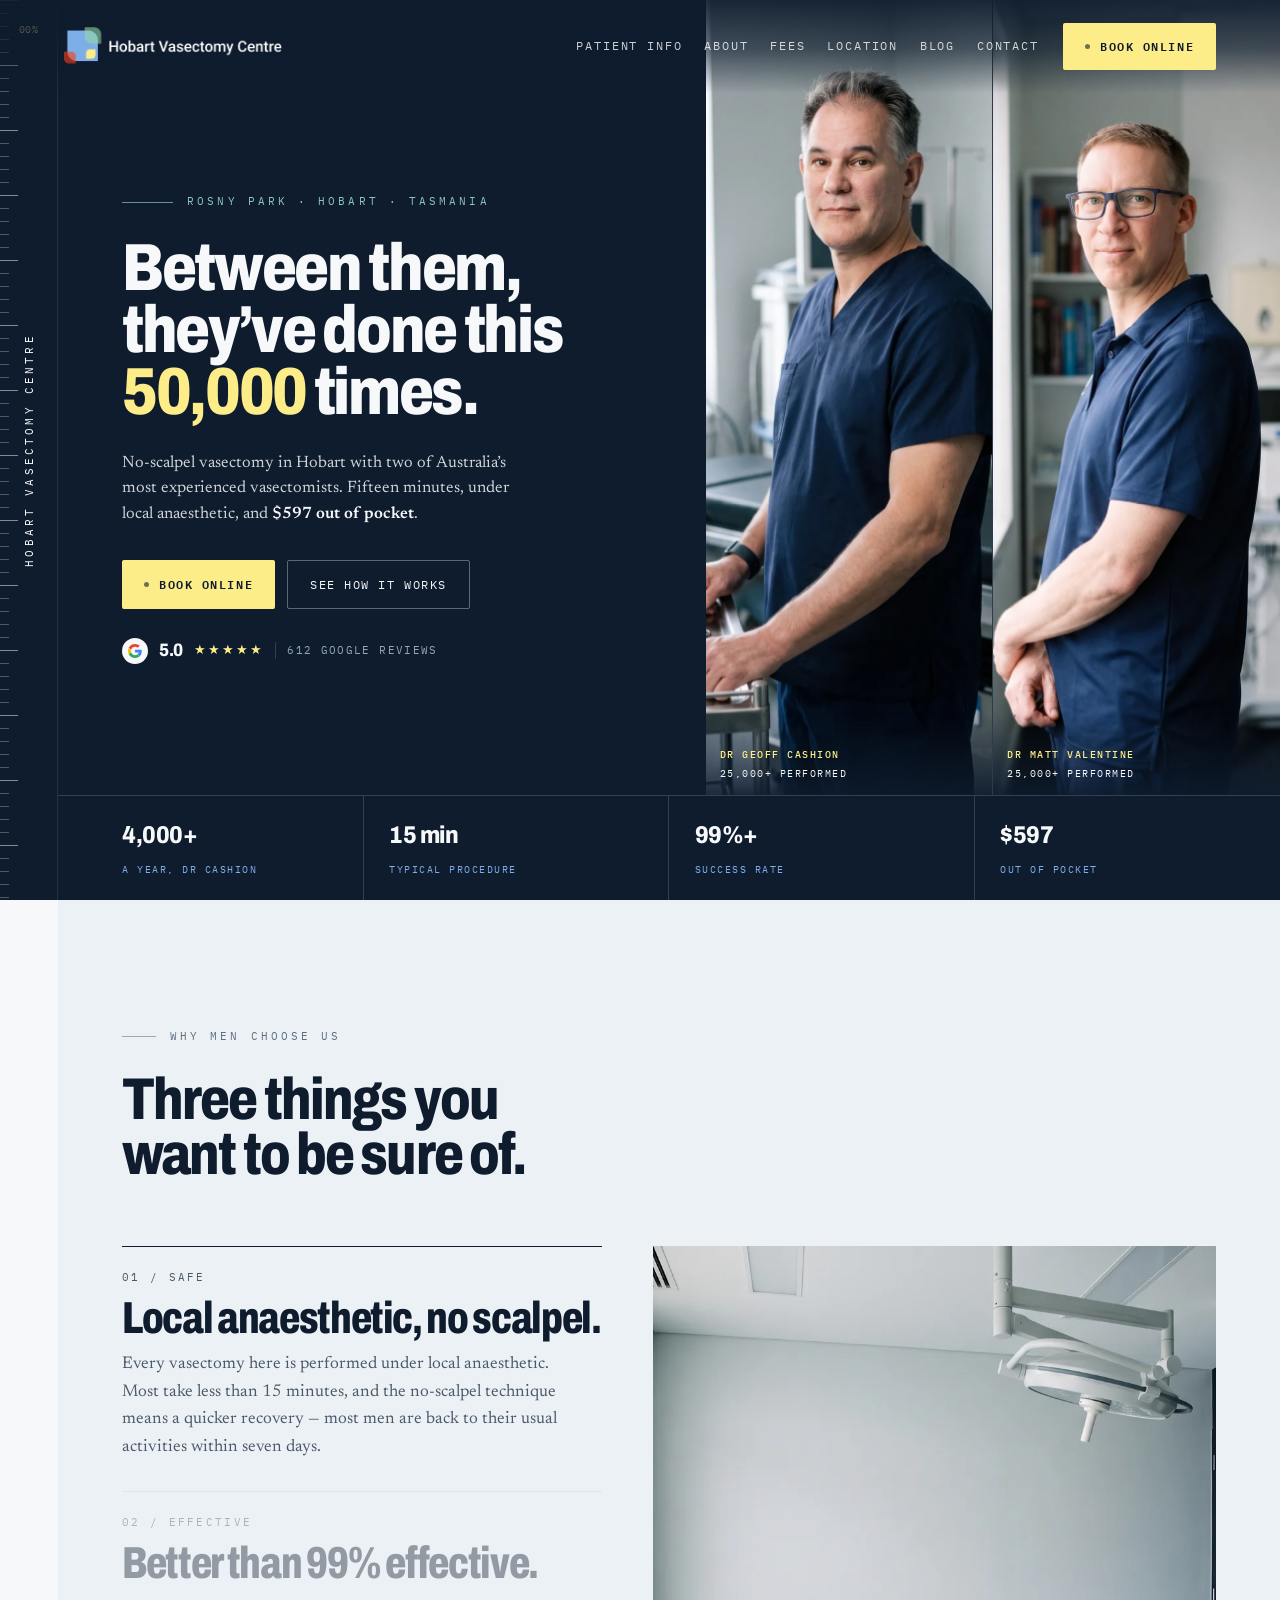
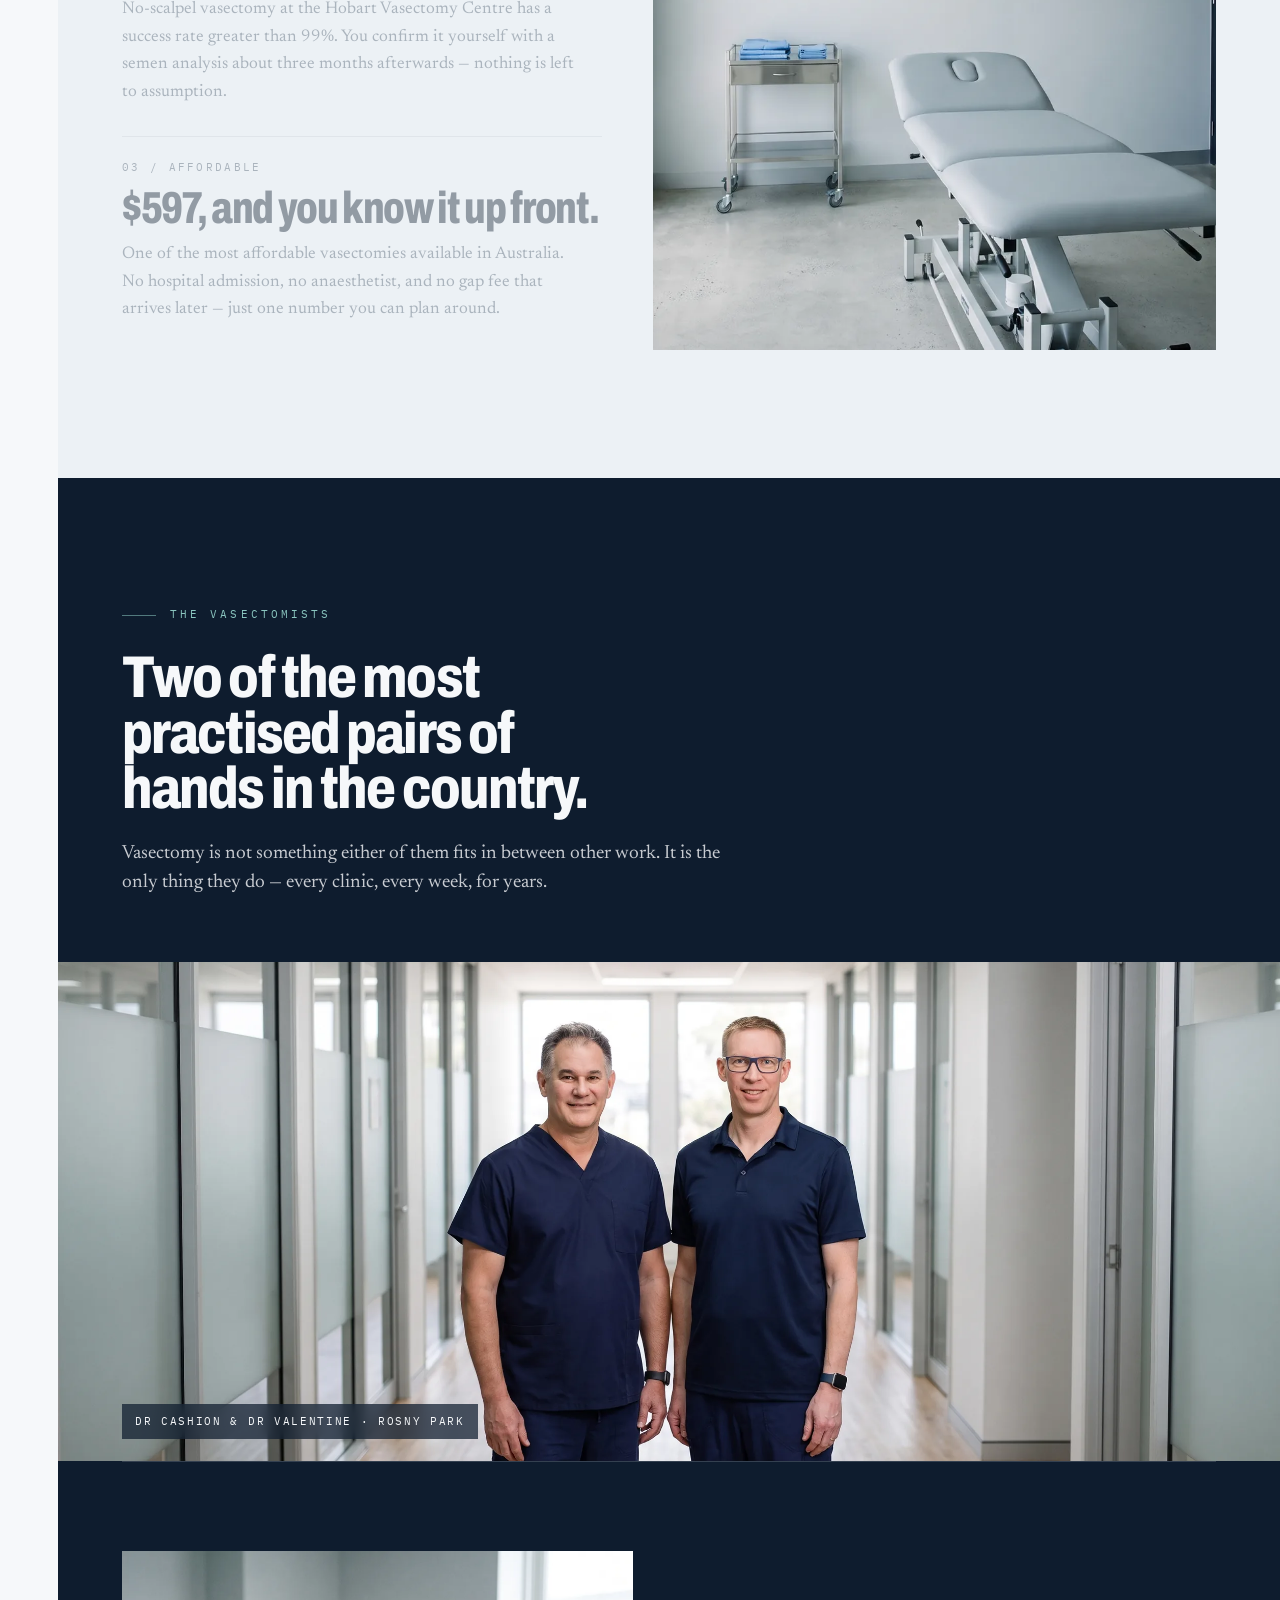
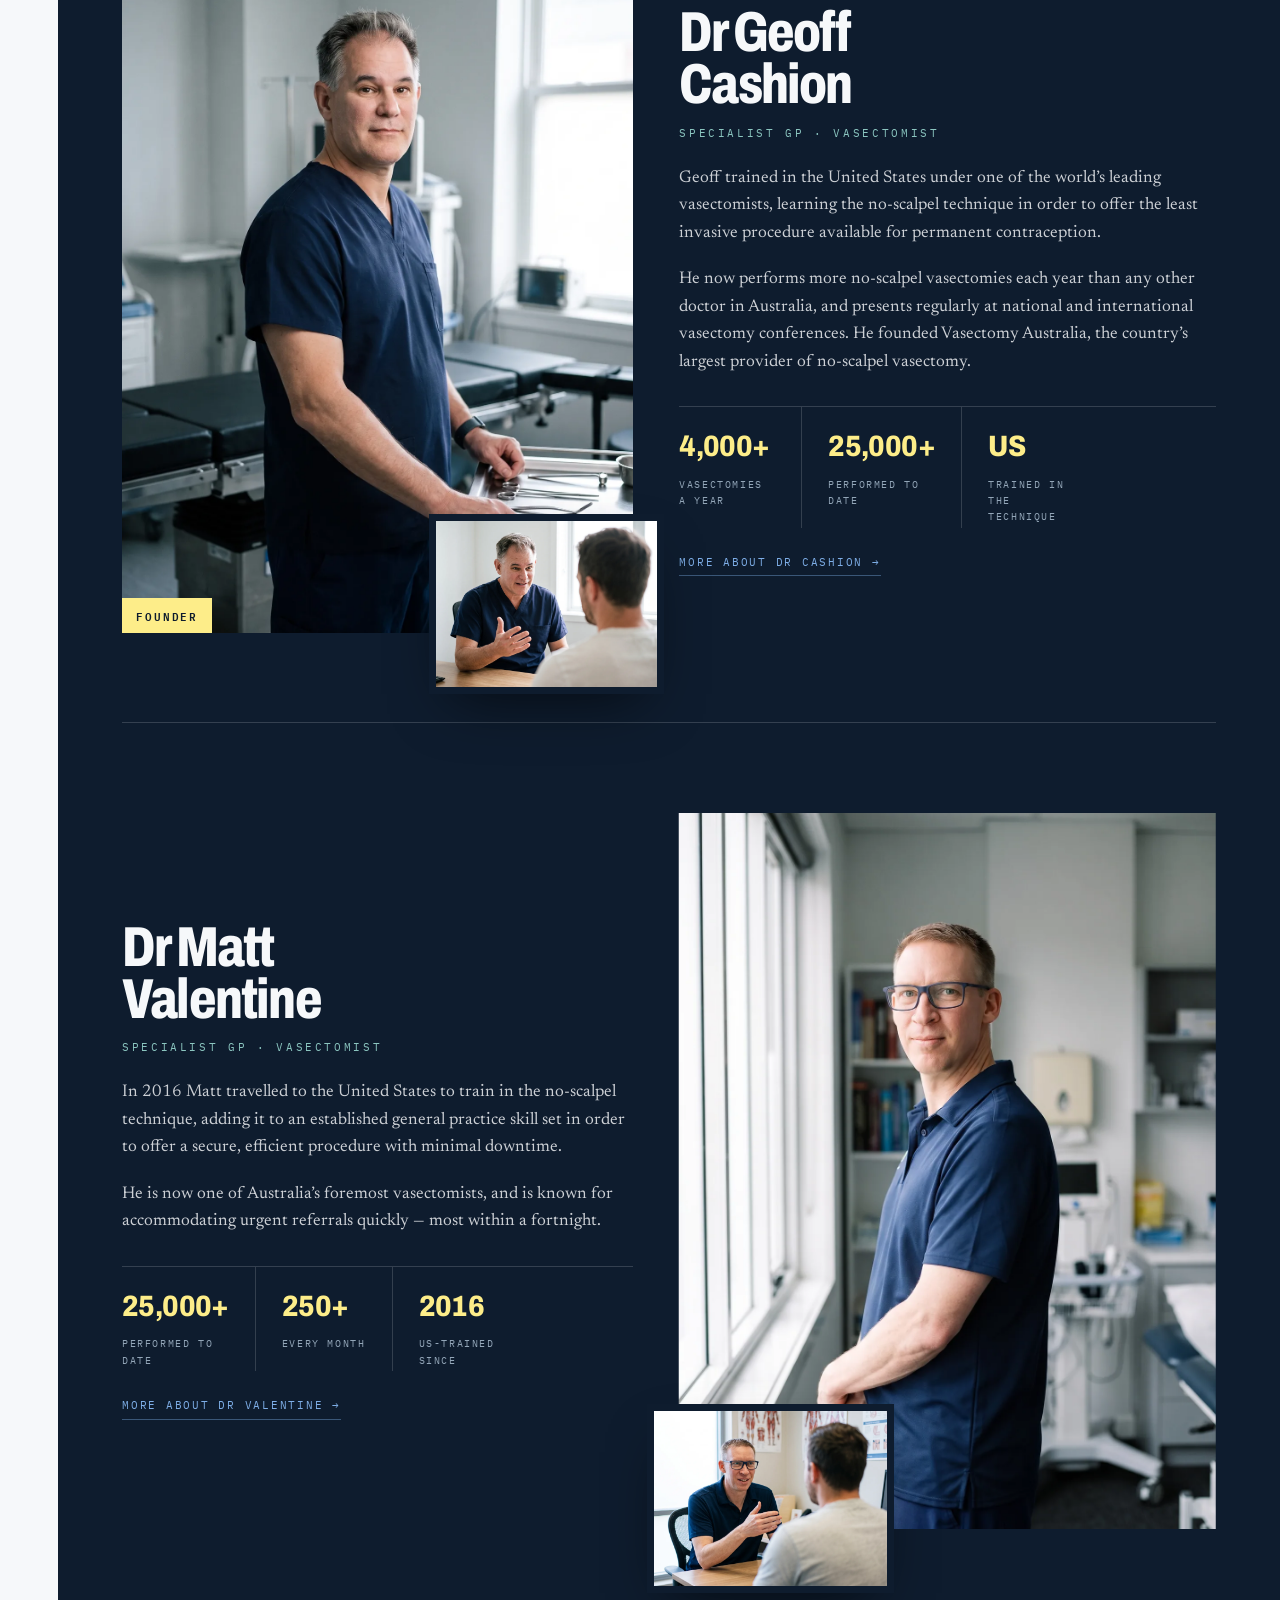
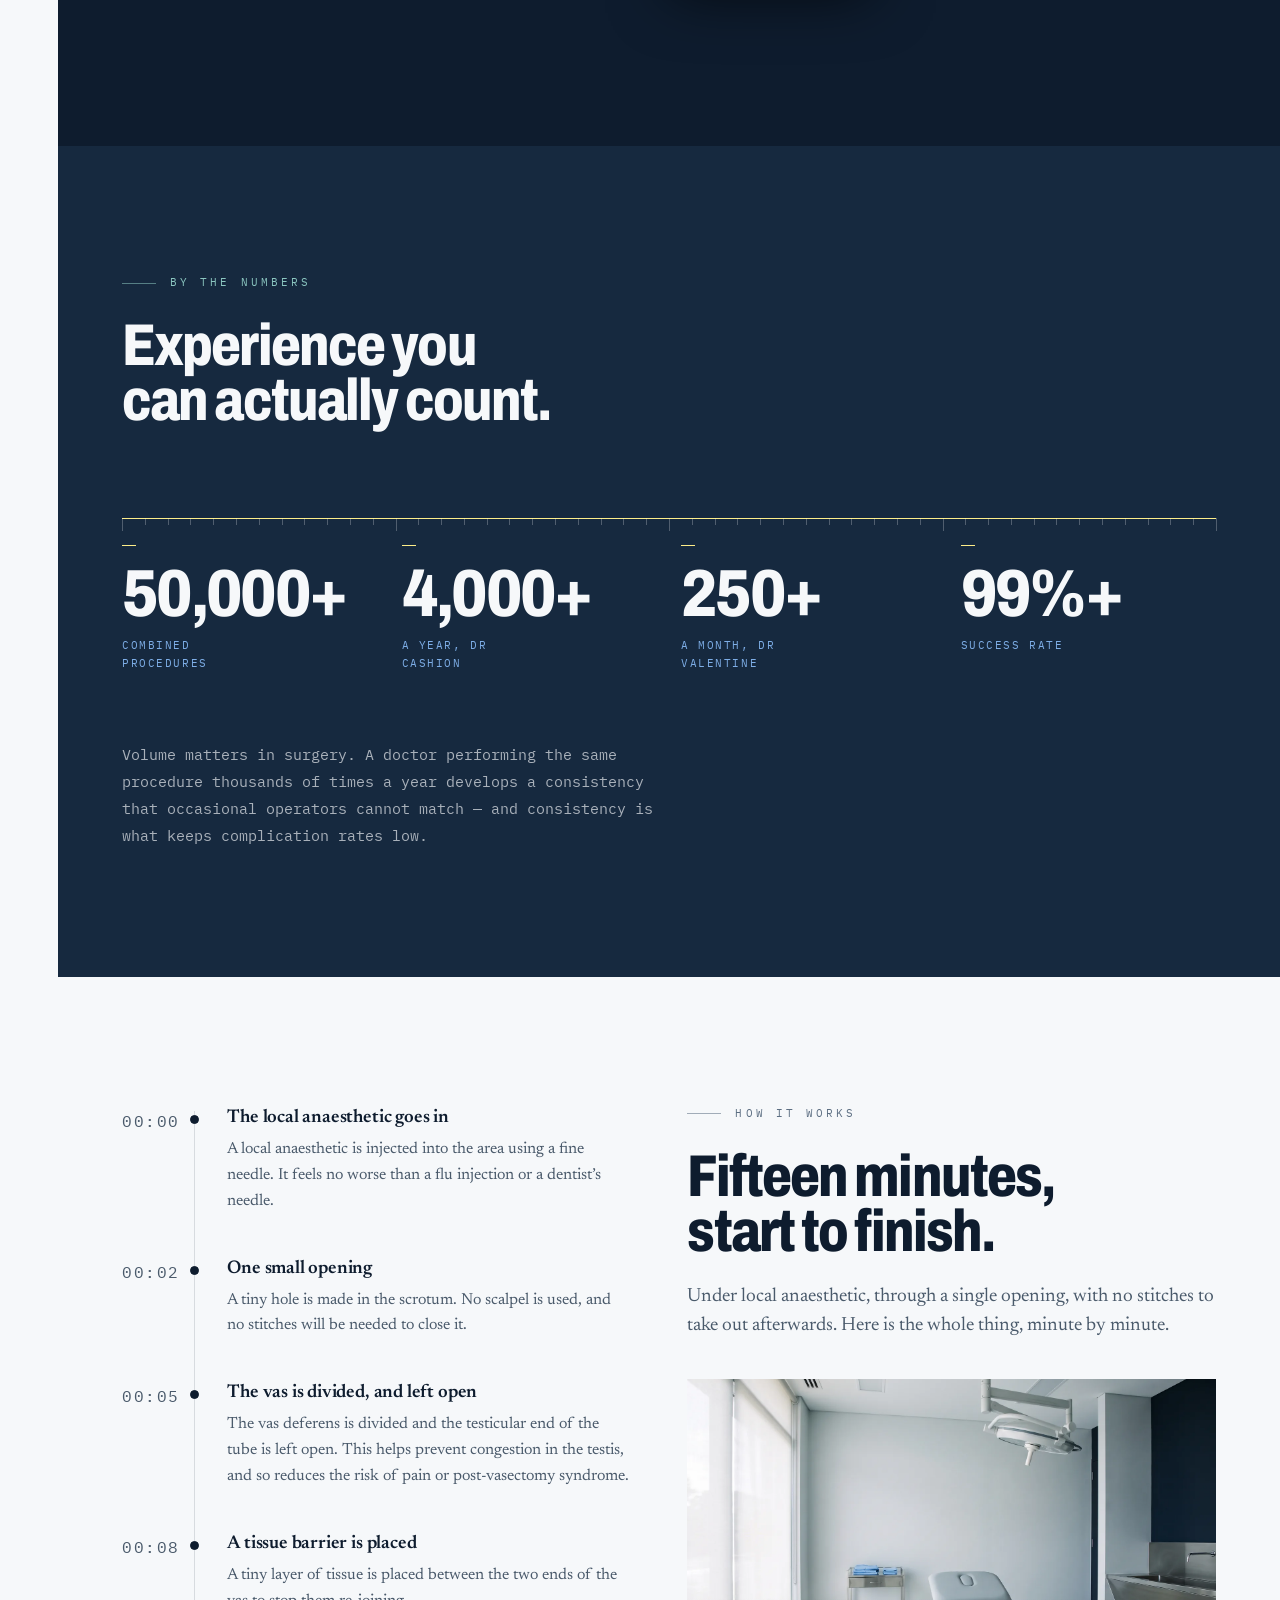
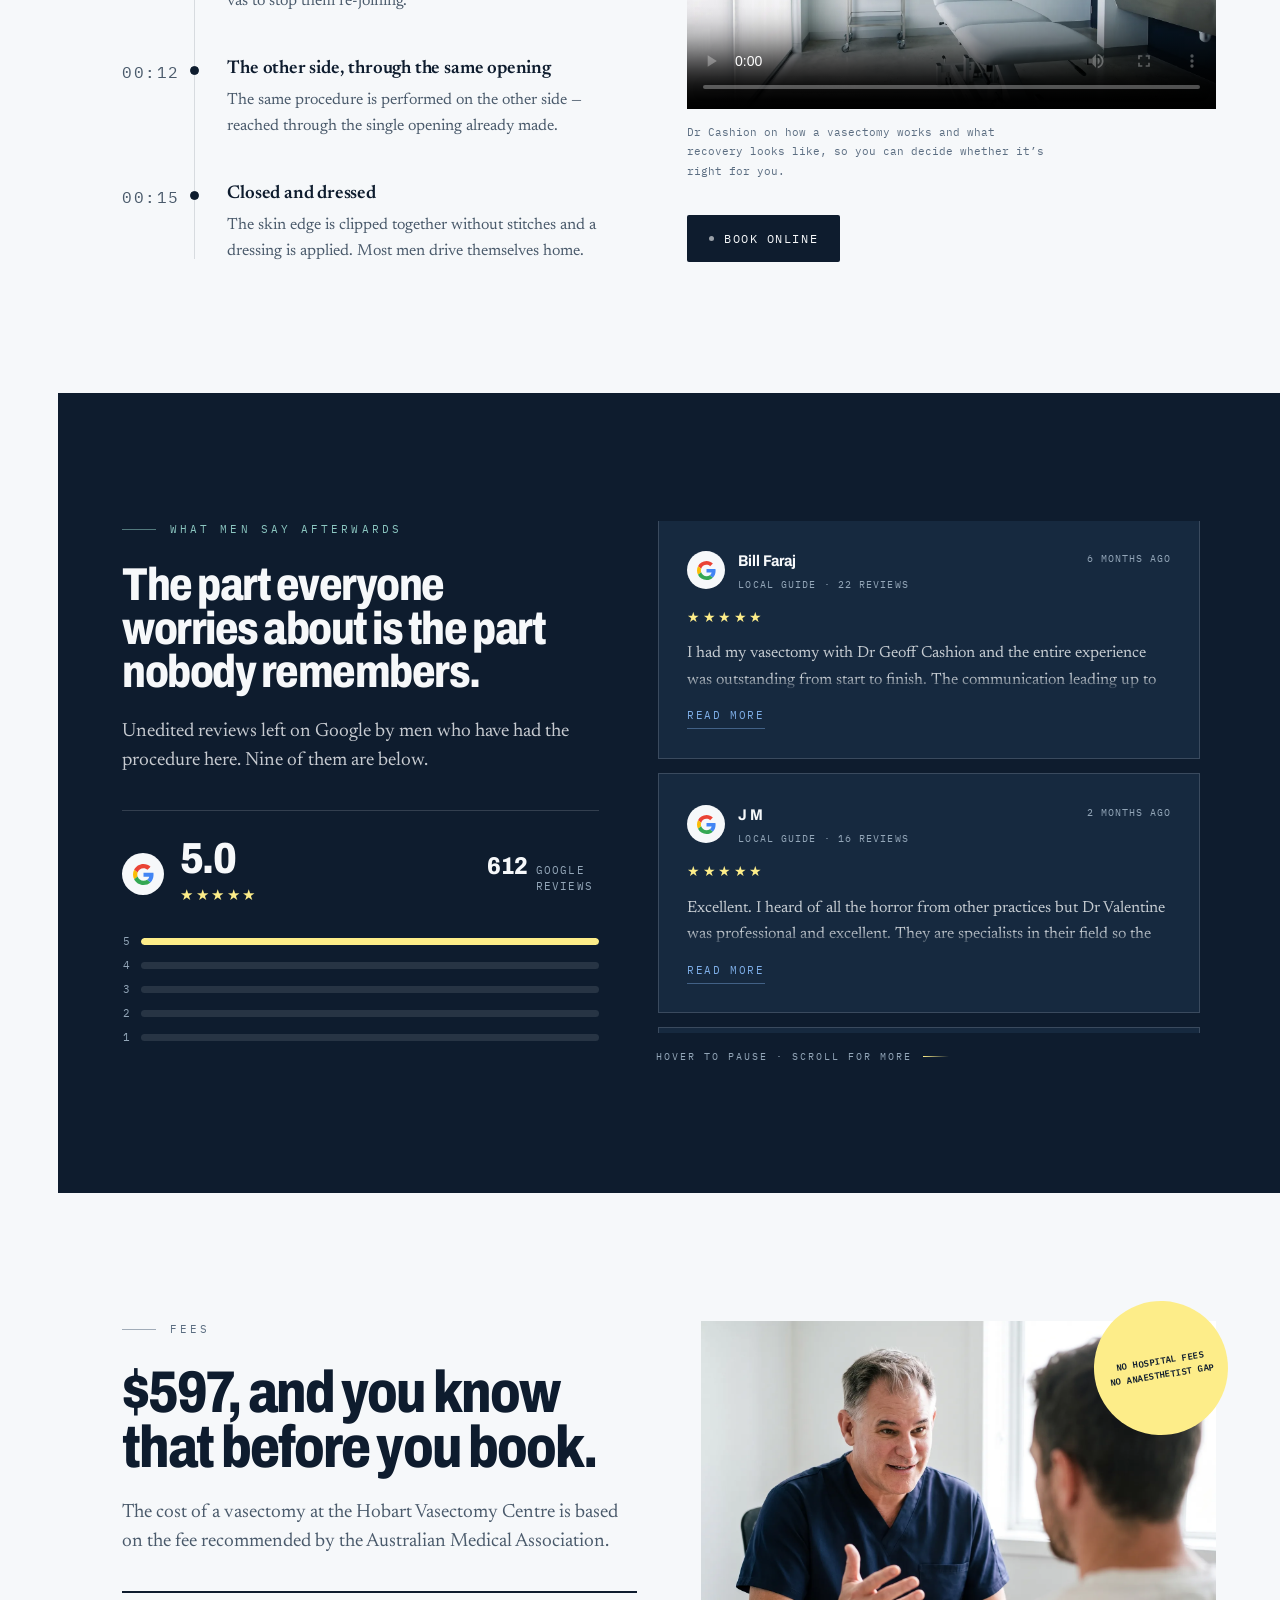
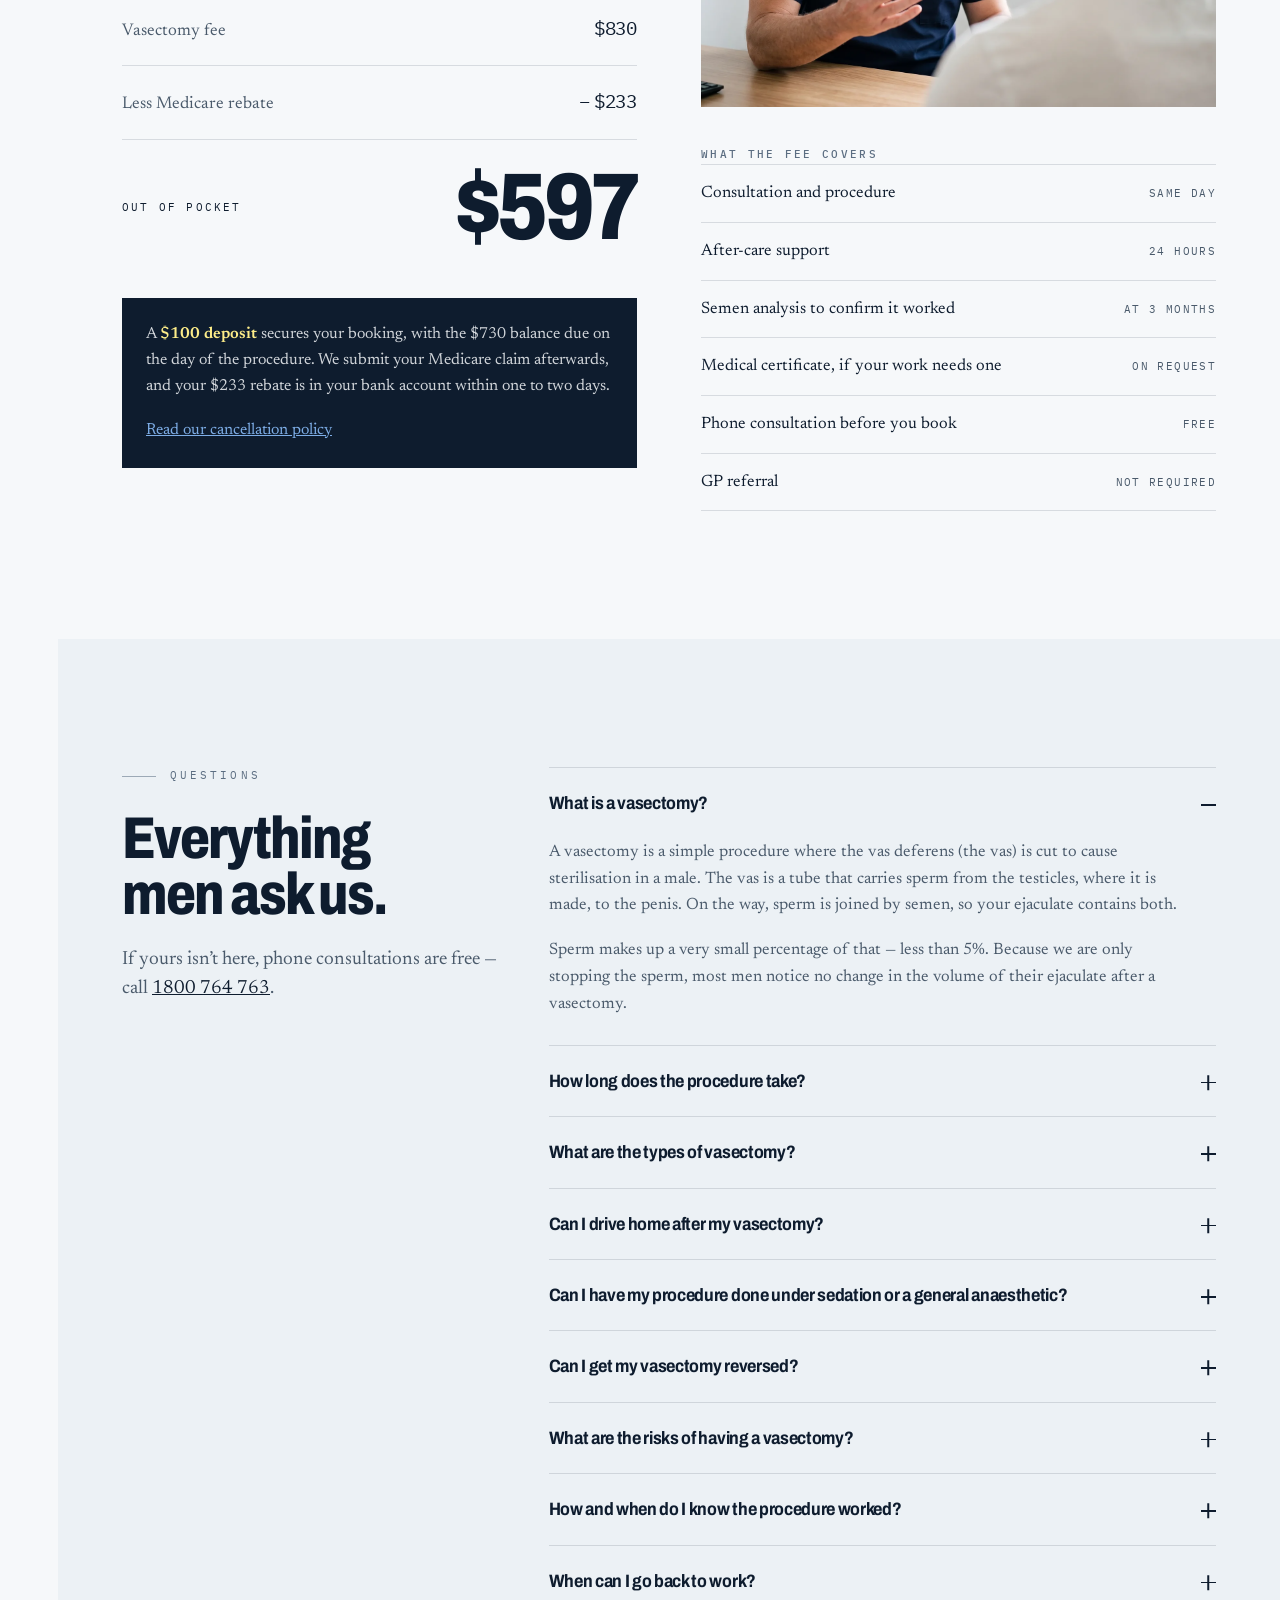
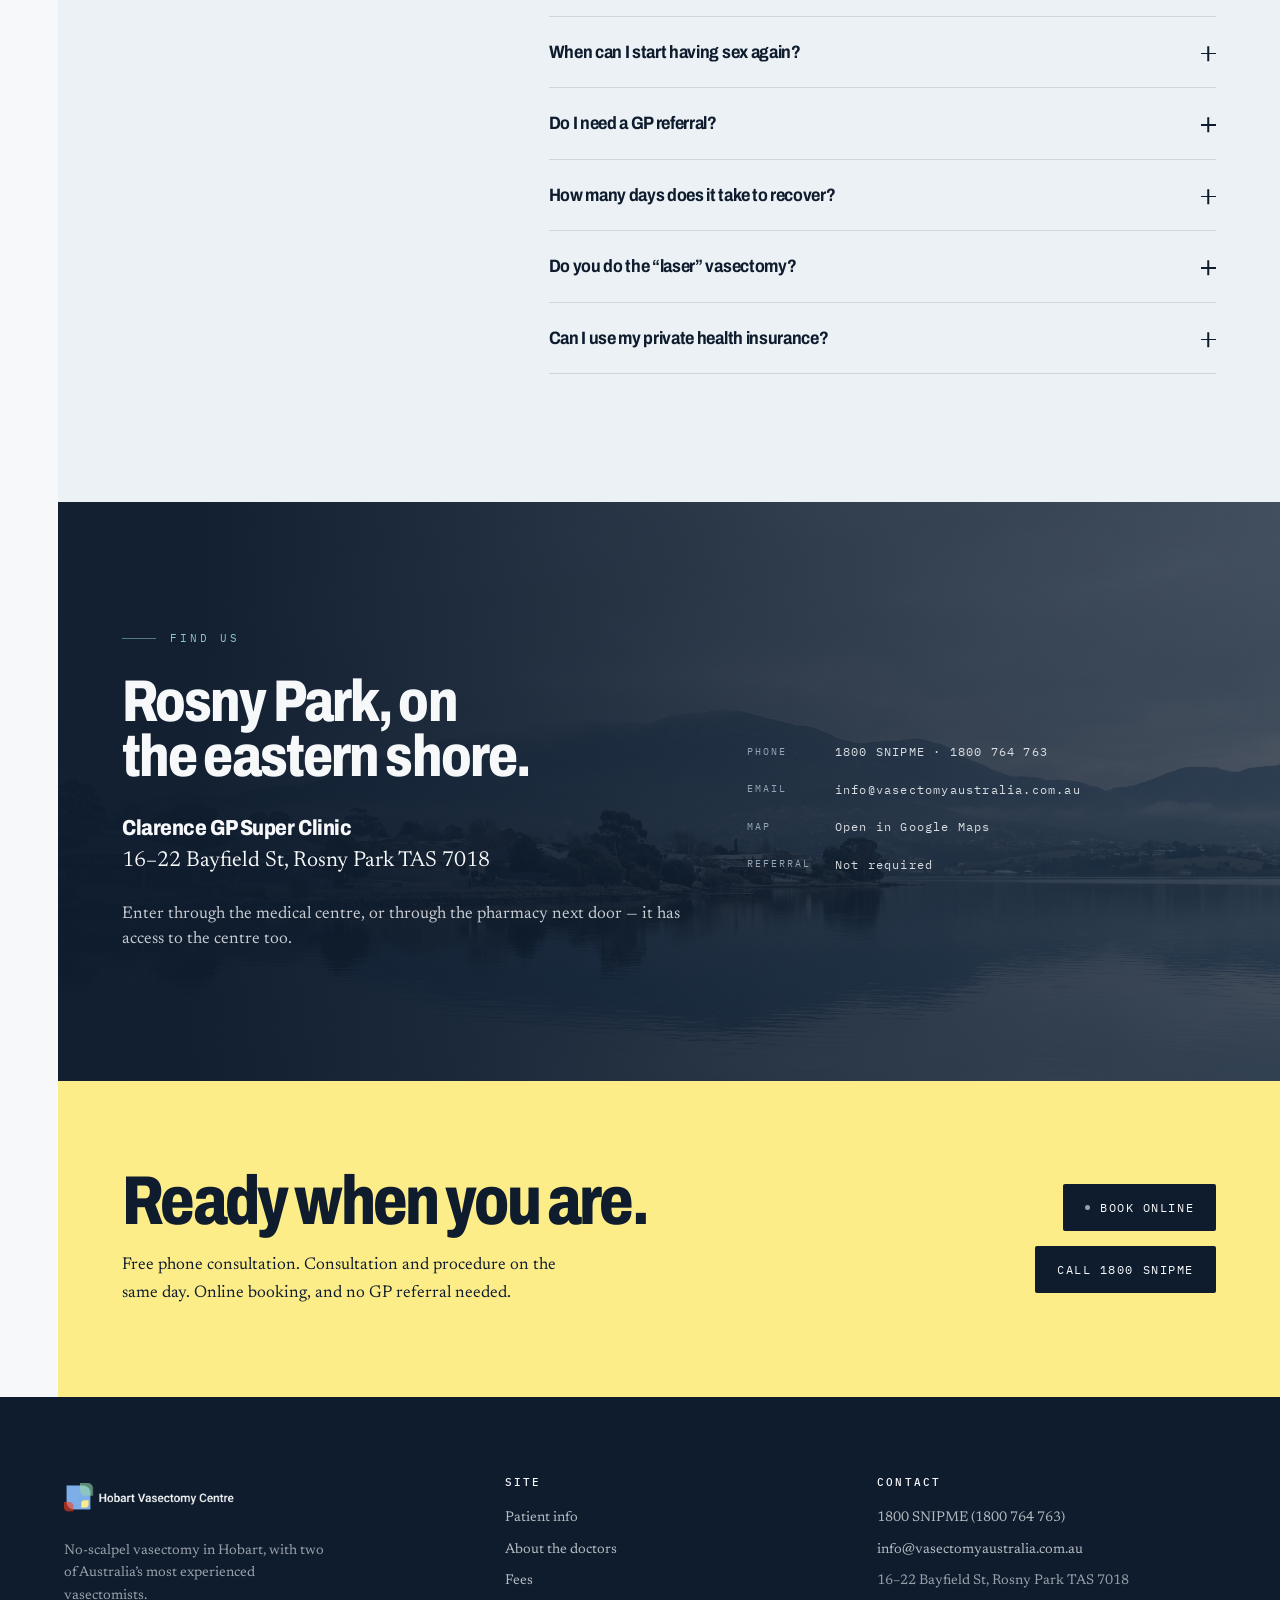
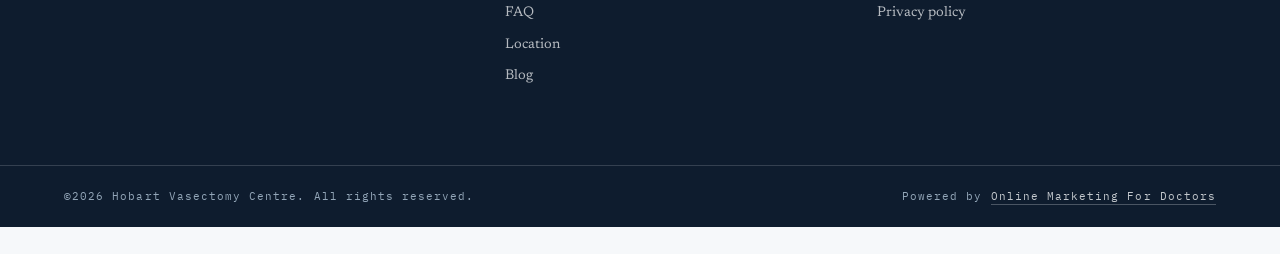
<file: index.html>
<!doctype html>
<html lang="en-AU">
<head>
<meta charset="utf-8">
<meta name="viewport" content="width=device-width, initial-scale=1">
<meta name="robots" content="noindex, nofollow, noarchive, nosnippet, noimageindex">
<title>Hobart Vasectomy Centre — No-Scalpel Vasectomy, $597 Out of Pocket</title>
<meta name="description" content="No-scalpel vasectomy in Hobart with two of Australia's most experienced vasectomists. 15 minutes, local anaesthetic, $597 out of pocket.">
<link rel="icon" href="assets/brand/favicon_hobartvasectomy_com_au_64x64.png">
<link rel="preconnect" href="https://fonts.googleapis.com">
<link rel="preconnect" href="https://fonts.gstatic.com" crossorigin>
<link href="https://fonts.googleapis.com/css2?family=Archivo:wdth,wght@62..125,400..900&family=Newsreader:opsz,wght@6..72,300..700&family=IBM+Plex+Mono:wght@400;500;600&display=swap" rel="stylesheet">
<link rel="stylesheet" href="assets/css/site.css">
</head>
<body>
<a class="skip" href="#main">Skip to content</a>

<!-- calibration spine ---------------------------------------------------- -->
<aside class="spine" aria-hidden="true">
  <div class="spine__ticks" id="spineTicks"></div>
  <div class="spine__progress" id="spineProgress"></div>
  <div class="spine__count" id="spineCount">00%</div>
  <div class="spine__label" id="spineLabel">Hobart Vasectomy Centre</div>
</aside>

<header class="site-header" id="siteHeader">
  <div class="site-header__inner">
    <a class="brand" href="/" aria-label="Hobart Vasectomy Centre — home">
      <img src="assets/brand/Logo.png" alt="Hobart Vasectomy Centre" width="158" height="44">
    </a>
    <nav class="nav" aria-label="Primary">
      <a href="/patient-information">Patient info</a>
      <a href="/about-us">About</a>
      <a href="/vasectomy-fees">Fees</a>
      <a href="/location">Location</a>
      <a href="/blog">Blog</a>
      <a href="/contact-us">Contact</a>
    </nav>
    <a class="btn btn--gold hdr-book" href="https://bookings.gettimely.com/vasectomyaustralia/bb/book?location=311811&amp;product=3705203%3ASV&amp;staff=288783" rel="noopener"><span class="btn__dot"></span>Book online</a>
    <a class="hdr-tel" href="tel:1800764763" aria-label="Call 1800 764 763">
      <svg viewBox="0 0 24 24" fill="none" stroke="currentColor" stroke-width="1.7" stroke-linecap="round" stroke-linejoin="round" aria-hidden="true" focusable="false">
        <path d="M22 16.9v3a2 2 0 0 1-2.2 2 19.8 19.8 0 0 1-8.6-3.1 19.5 19.5 0 0 1-6-6A19.8 19.8 0 0 1 2.1 4.2 2 2 0 0 1 4.1 2h3a2 2 0 0 1 2 1.7c.1 1 .4 1.9.7 2.8a2 2 0 0 1-.5 2.1L8.1 9.9a16 16 0 0 0 6 6l1.3-1.3a2 2 0 0 1 2.1-.4c.9.3 1.8.6 2.8.7a2 2 0 0 1 1.7 2z"/>
      </svg>
    </a>
    <button class="burger" id="burger" aria-expanded="false" aria-controls="drawer" aria-label="Open menu">
      <span></span><span></span><span></span>
    </button>
  </div>
</header>

<div class="drawer" id="drawer" data-open="false">
  <a href="/patient-information">Patient info</a>
  <a href="/about-us">About</a>
  <a href="/vasectomy-fees">Fees</a>
  <a href="#reviews">Reviews</a>
  <a href="/location">Location</a>
  <a href="/contact-us">Contact</a>
</div>

<main id="main">

<!-- hero ================================================================= -->
<section class="hero" data-spine="Hobart Vasectomy Centre">
  <div class="hero__media">
    <figure class="hero__fig">
      <img src="assets/generated/01-geoff-portrait.webp" width="1200" height="1607"
           alt="Dr Geoff Cashion in the procedure room at the Hobart Vasectomy Centre" fetchpriority="high">
      <figcaption><b>Dr Geoff Cashion</b>25,000+ performed</figcaption>
    </figure>
    <figure class="hero__fig">
      <img src="assets/generated/02-matt-portrait.webp" width="1200" height="1607"
           alt="Dr Matt Valentine in a consulting room" fetchpriority="high">
      <figcaption><b>Dr Matt Valentine</b>25,000+ performed</figcaption>
    </figure>
  </div>

  <div class="hero__inner">
    <p class="hero__eyebrow">Rosny Park &middot; Hobart &middot; Tasmania</p>
    <h1>Between them, they&rsquo;ve done this <em><span class="hero__count" data-count="50000">50,000</span></em> times.</h1>
    <p class="hero__sub">No-scalpel vasectomy in Hobart with two of Australia&rsquo;s most experienced vasectomists. Fifteen minutes, under local anaesthetic, and <strong>$597 out of pocket</strong>.</p>
    <div class="hero__actions">
      <a class="btn btn--gold" href="https://bookings.gettimely.com/vasectomyaustralia/bb/book?location=311811&amp;product=3705203%3ASV&amp;staff=288783" rel="noopener"><span class="btn__dot"></span>Book online</a>
      <a class="btn btn--ghost" href="#procedure">See how it works</a>
    </div>
    <a class="gbadge" href="https://maps.google.com/?q=Clarence+GP+Super+Clinic+16-22+Bayfield+St+Rosny+Park+TAS+7018" rel="noopener" target="_blank">
      <span class="gbadge__g" aria-hidden="true"><svg viewBox="0 0 48 48" aria-hidden="true" focusable="false"><path fill="#EA4335" d="M24 9.5c3.54 0 6.71 1.22 9.21 3.6l6.85-6.85C35.9 2.38 30.47 0 24 0 14.62 0 6.51 5.38 2.56 13.22l7.98 6.19C12.43 13.72 17.74 9.5 24 9.5z"/><path fill="#4285F4" d="M46.98 24.55c0-1.57-.15-3.09-.38-4.55H24v9.02h12.94c-.58 2.96-2.26 5.48-4.78 7.18l7.73 6c4.51-4.18 7.09-10.36 7.09-17.65z"/><path fill="#FBBC05" d="M10.53 28.59c-.48-1.45-.76-2.99-.76-4.59s.27-3.14.76-4.59l-7.98-6.19C.92 16.46 0 20.12 0 24c0 3.88.92 7.54 2.56 10.78l7.97-6.19z"/><path fill="#34A853" d="M24 48c6.48 0 11.93-2.13 15.89-5.81l-7.73-6c-2.15 1.45-4.92 2.3-8.16 2.3-6.26 0-11.57-4.22-13.47-9.91l-7.98 6.19C6.51 42.62 14.62 48 24 48z"/></svg></span>
      <span class="gbadge__n">5.0</span>
      <span class="gbadge__s" aria-hidden="true">&#9733;&#9733;&#9733;&#9733;&#9733;</span>
      <span class="gbadge__t">612 Google reviews</span>
    </a>
  </div>

  <div class="hero__facts">
    <div class="hero__fact"><b>4,000+</b><span>A year, Dr Cashion</span></div>
    <div class="hero__fact"><b>15 min</b><span>Typical procedure</span></div>
    <div class="hero__fact"><b>99%+</b><span>Success rate</span></div>
    <div class="hero__fact"><b>$597</b><span>Out of pocket</span></div>
  </div>
</section>

<!-- pillars =============================================================== -->
<section class="section pillars" id="why" data-spine="Why men choose us">
  <div class="wrap">
    <p class="eyebrow" data-rev>Why men choose us</p>
    <h2 class="h2" data-rev data-rev-d="1">Three things you want to be sure of.</h2>
    <div class="pillars__grid" style="margin-top:clamp(40px,5vw,76px)">
      <div class="pillars__stack" id="pillarStack">
        <article class="pillar is-active" data-i="0">
          <i class="pillar__bar"></i>
          <p class="pillar__k">01 / Safe</p>
          <h3>Local anaesthetic, no scalpel.</h3>
          <p>Every vasectomy here is performed under local anaesthetic. Most take less than 15&nbsp;minutes, and the no-scalpel technique means a quicker recovery &mdash; most men are back to their usual activities within seven days.</p>
        </article>
        <article class="pillar" data-i="1">
          <i class="pillar__bar"></i>
          <p class="pillar__k">02 / Effective</p>
          <h3>Better than 99% effective.</h3>
          <p>No-scalpel vasectomy at the Hobart Vasectomy Centre has a success rate greater than 99%. You confirm it yourself with a semen analysis about three months afterwards &mdash; nothing is left to assumption.</p>
        </article>
        <article class="pillar" data-i="2">
          <i class="pillar__bar"></i>
          <p class="pillar__k">03 / Affordable</p>
          <h3>$597, and you know it up front.</h3>
          <p>One of the most affordable vasectomies available in Australia. No hospital admission, no anaesthetist, and no gap fee that arrives later &mdash; just one number you can plan around.</p>
        </article>
      </div>
      <div class="pillars__media" data-rev>
        <img class="is-active" data-i="0" src="assets/generated/06-procedure-room.webp" width="1600" height="1073" alt="The procedure room at the Hobart Vasectomy Centre" loading="lazy" decoding="async">
        <img data-i="1" src="assets/generated/07-instruments.webp" width="1600" height="1073" alt="No-scalpel vasectomy instruments laid out on a sterile tray" loading="lazy" decoding="async">
        <img data-i="2" src="assets/generated/09-waiting.webp" width="1600" height="893" alt="The waiting area at the clinic" loading="lazy" decoding="async">
      </div>
    </div>
  </div>
</section>

<!-- doctors =============================================================== -->
<section class="section docs" id="doctors" data-spine="The vasectomists">
  <div class="wrap">
    <p class="eyebrow eyebrow--dk" data-rev>The vasectomists</p>
    <h2 class="h2" data-rev data-rev-d="1">Two of the most practised pairs of hands in the country.</h2>
    <p class="lede lede--dk" data-rev data-rev-d="2">Vasectomy is not something either of them fits in between other work. It is the only thing they do &mdash; every clinic, every week, for years.</p>
  </div>
  <div class="band" data-rev style="margin-top:clamp(40px,5vw,72px)">
    <img src="assets/generated/00-hero-both.webp" width="2400" height="1018" alt="Dr Geoff Cashion and Dr Matt Valentine at the Hobart Vasectomy Centre" loading="lazy" decoding="async">
    <p class="band__cap">Dr Cashion &amp; Dr Valentine &middot; Rosny Park</p>
  </div>
  <div class="wrap">

    <article class="doc">
      <div class="doc__media" data-rev>
        <img src="assets/generated/01-geoff-portrait.webp" width="1200" height="1607" alt="Dr Geoff Cashion in the procedure room" loading="lazy" decoding="async">
        <span class="doc__tag">Founder</span>
        <div class="doc__inset">
          <img src="assets/generated/03-geoff-consult.webp" width="1600" height="1195" alt="Dr Geoff Cashion talking with a patient in consultation" loading="lazy" decoding="async">
        </div>
      </div>
      <div>
        <h3 class="doc__name" data-rev>Dr Geoff<br>Cashion</h3>
        <p class="doc__role" data-rev data-rev-d="1">Specialist GP &middot; Vasectomist</p>
        <div class="doc__body" data-rev data-rev-d="2">
          <p>Geoff trained in the United States under one of the world&rsquo;s leading vasectomists, learning the no-scalpel technique in order to offer the least invasive procedure available for permanent contraception.</p>
          <p>He now performs more no-scalpel vasectomies each year than any other doctor in Australia, and presents regularly at national and international vasectomy conferences. He founded Vasectomy Australia, the country&rsquo;s largest provider of no-scalpel vasectomy.</p>
        </div>
        <div class="doc__stats" data-rev data-rev-d="3">
          <div class="doc__stat"><b data-count="4000" data-suffix="+">4,000+</b><span>Vasectomies a year</span></div>
          <div class="doc__stat"><b data-count="25000" data-suffix="+">25,000+</b><span>Performed to date</span></div>
          <div class="doc__stat"><b>US</b><span>Trained in the technique</span></div>
        </div>
        <a class="doc__link" href="https://drgeoffcashion.com.au/" rel="noopener" target="_blank">More about Dr Cashion <span aria-hidden="true">&rarr;</span></a>
      </div>
    </article>

    <article class="doc doc--flip">
      <div class="doc__media" data-rev>
        <img src="assets/generated/02-matt-portrait.webp" width="1200" height="1607" alt="Dr Matt Valentine in a consulting room" loading="lazy" decoding="async">
        <span class="doc__tag">Vasectomy Specialist</span>
        <div class="doc__inset">
          <img src="assets/generated/04-matt-consult.webp" width="1600" height="1195" alt="Dr Matt Valentine in consultation with a patient" loading="lazy" decoding="async">
        </div>
      </div>
      <div>
        <h3 class="doc__name" data-rev>Dr Matt<br>Valentine</h3>
        <p class="doc__role" data-rev data-rev-d="1">Specialist GP &middot; Vasectomist</p>
        <div class="doc__body" data-rev data-rev-d="2">
          <p>In 2016 Matt travelled to the United States to train in the no-scalpel technique, adding it to an established general practice skill set in order to offer a secure, efficient procedure with minimal downtime.</p>
          <p>He is now one of Australia&rsquo;s foremost vasectomists, and is known for accommodating urgent referrals quickly &mdash; most within a fortnight.</p>
        </div>
        <div class="doc__stats" data-rev data-rev-d="3">
          <div class="doc__stat"><b data-count="25000" data-suffix="+">25,000+</b><span>Performed to date</span></div>
          <div class="doc__stat"><b data-count="250" data-suffix="+">250+</b><span>Every month</span></div>
          <div class="doc__stat"><b>2016</b><span>US-trained since</span></div>
        </div>
        <a class="doc__link" href="https://drmattvalentine.com.au/" rel="noopener" target="_blank">More about Dr Valentine <span aria-hidden="true">&rarr;</span></a>
      </div>
    </article>
  </div>
</section>

<!-- scale ================================================================= -->
<section class="section scale" id="scale" data-spine="By the numbers">
  <div class="wrap">
    <div class="scale__head">
      <p class="eyebrow eyebrow--dk" data-rev>By the numbers</p>
      <h2 class="h2" data-rev data-rev-d="1">Experience you can actually count.</h2>
    </div>
    <div class="scale__axis">
      <div class="scale__rule"><i></i></div>
      <div class="scale__ticks" id="scaleTicks"></div>
      <div class="scale__items">
        <div class="scale__item"><b data-count="50000" data-suffix="+">50,000+</b><span>Combined procedures</span></div>
        <div class="scale__item"><b data-count="4000" data-suffix="+">4,000+</b><span>A year, Dr Cashion</span></div>
        <div class="scale__item"><b data-count="250" data-suffix="+">250+</b><span>A month, Dr Valentine</span></div>
        <div class="scale__item"><b data-count="99" data-suffix="%+">99%+</b><span>Success rate</span></div>
      </div>
    </div>
    <p class="scale__note" data-rev>Volume matters in surgery. A doctor performing the same procedure thousands of times a year develops a consistency that occasional operators cannot match &mdash; and consistency is what keeps complication rates low.</p>
  </div>
</section>

<!-- procedure ============================================================= -->
<section class="section proc" id="procedure" data-spine="How it works">
  <div class="wrap proc__grid">

    <div class="proc__intro">
      <p class="eyebrow" data-rev>How it works</p>
      <h2 class="h2" data-rev data-rev-d="1">Fifteen minutes, start to finish.</h2>
      <p class="lede" data-rev data-rev-d="2">Under local anaesthetic, through a single opening, with no stitches to take out afterwards. Here is the whole thing, minute by minute.</p>

      <div class="proc__video" data-rev data-rev-d="2">
        <video src="assets/video/how-it-works.mp4" controls preload="metadata"
               poster="assets/generated/06-procedure-room.webp"></video>
      </div>
      <p class="proc__cap">Dr Cashion on how a vasectomy works and what recovery looks like, so you can decide whether it&rsquo;s right for you.</p>

      <a class="btn btn--ink proc__cta" href="https://bookings.gettimely.com/vasectomyaustralia/bb/book?location=311811&amp;product=3705203%3ASV&amp;staff=288783" rel="noopener"><span class="btn__dot"></span>Book online</a>
    </div>

    <div class="proc__seq">
<div class="steps">
      <div class="step" data-rev>
        <p class="step__t">00:00</p>
        <div class="step__c">
          <h4>The local anaesthetic goes in</h4>
          <p>A local anaesthetic is injected into the area using a fine needle. It feels no worse than a flu injection or a dentist&rsquo;s needle.</p>
        </div>
      </div>
      <div class="step" data-rev>
        <p class="step__t">00:02</p>
        <div class="step__c">
          <h4>One small opening</h4>
          <p>A tiny hole is made in the scrotum. No scalpel is used, and no stitches will be needed to close it.</p>
        </div>
      </div>
      <div class="step" data-rev>
        <p class="step__t">00:05</p>
        <div class="step__c">
          <h4>The vas is divided, and left open</h4>
          <p>The vas deferens is divided and the testicular end of the tube is left open. This helps prevent congestion in the testis, and so reduces the risk of pain or post-vasectomy syndrome.</p>
        </div>
      </div>
      <div class="step" data-rev>
        <p class="step__t">00:08</p>
        <div class="step__c">
          <h4>A tissue barrier is placed</h4>
          <p>A tiny layer of tissue is placed between the two ends of the vas to stop them re-joining.</p>
        </div>
      </div>
      <div class="step" data-rev>
        <p class="step__t">00:12</p>
        <div class="step__c">
          <h4>The other side, through the same opening</h4>
          <p>The same procedure is performed on the other side &mdash; reached through the single opening already made.</p>
        </div>
      </div>
      <div class="step" data-rev>
        <p class="step__t">00:15</p>
        <div class="step__c">
          <h4>Closed and dressed</h4>
          <p>The skin edge is clipped together without stitches and a dressing is applied. Most men drive themselves home.</p>
        </div>
      </div>
    </div>
    </div>

  </div>
</section>

<!-- reviews =============================================================== -->
<section class="section revs" id="reviews" data-spine="What men say">
  <div class="wrap revs__grid">
    <div class="revs__aside">
      <p class="eyebrow eyebrow--dk" data-rev>What men say afterwards</p>
      <h2 class="h2" data-rev data-rev-d="1">The part everyone worries about is the part nobody remembers.</h2>
      <p class="lede lede--dk" data-rev data-rev-d="2">Unedited reviews left on Google by men who have had the procedure here. Nine of them are below.</p>

      <div class="rating" data-rev data-rev-d="3">
        <div class="rating__head">
          <span class="rating__g" aria-hidden="true"><svg viewBox="0 0 48 48" aria-hidden="true" focusable="false"><path fill="#EA4335" d="M24 9.5c3.54 0 6.71 1.22 9.21 3.6l6.85-6.85C35.9 2.38 30.47 0 24 0 14.62 0 6.51 5.38 2.56 13.22l7.98 6.19C12.43 13.72 17.74 9.5 24 9.5z"/><path fill="#4285F4" d="M46.98 24.55c0-1.57-.15-3.09-.38-4.55H24v9.02h12.94c-.58 2.96-2.26 5.48-4.78 7.18l7.73 6c4.51-4.18 7.09-10.36 7.09-17.65z"/><path fill="#FBBC05" d="M10.53 28.59c-.48-1.45-.76-2.99-.76-4.59s.27-3.14.76-4.59l-7.98-6.19C.92 16.46 0 20.12 0 24c0 3.88.92 7.54 2.56 10.78l7.97-6.19z"/><path fill="#34A853" d="M24 48c6.48 0 11.93-2.13 15.89-5.81l-7.73-6c-2.15 1.45-4.92 2.3-8.16 2.3-6.26 0-11.57-4.22-13.47-9.91l-7.98 6.19C6.51 42.62 14.62 48 24 48z"/></svg></span>
          <div>
            <b class="rating__n">5.0</b>
            <span class="rating__s" aria-hidden="true">&#9733;&#9733;&#9733;&#9733;&#9733;</span>
          </div>
          <p class="rating__c"><b>612</b> <span>Google reviews</span></p>
        </div>
        <ul class="rating__dist">
          <li><span class="rating__k">5</span><span class="rating__track"><i style="--v:100%"></i></span><span class="u-sr">5 stars: effectively all 612 reviews</span></li>
          <li><span class="rating__k">4</span><span class="rating__track"><i style="--v:0%"></i></span><span class="u-sr">4 stars: none</span></li>
          <li><span class="rating__k">3</span><span class="rating__track"><i style="--v:0%"></i></span><span class="u-sr">3 stars: none</span></li>
          <li><span class="rating__k">2</span><span class="rating__track"><i style="--v:0%"></i></span><span class="u-sr">2 stars: none</span></li>
          <li><span class="rating__k">1</span><span class="rating__track"><i style="--v:0%"></i></span><span class="u-sr">1 star: none</span></li>
        </ul>
      </div>
    </div>

    <div class="revs__panel" data-rev data-rev-d="1">
      <div class="revs__scroll" id="revScroll" tabindex="0" role="region" aria-label="Patient reviews, scrollable">
        <article class="rev">
          <header class="rev__head">
            <span class="rev__avatar" aria-hidden="true"><svg class="rev__g" viewBox="0 0 48 48" aria-hidden="true" focusable="false"><path fill="#EA4335" d="M24 9.5c3.54 0 6.71 1.22 9.21 3.6l6.85-6.85C35.9 2.38 30.47 0 24 0 14.62 0 6.51 5.38 2.56 13.22l7.98 6.19C12.43 13.72 17.74 9.5 24 9.5z"/><path fill="#4285F4" d="M46.98 24.55c0-1.57-.15-3.09-.38-4.55H24v9.02h12.94c-.58 2.96-2.26 5.48-4.78 7.18l7.73 6c4.51-4.18 7.09-10.36 7.09-17.65z"/><path fill="#FBBC05" d="M10.53 28.59c-.48-1.45-.76-2.99-.76-4.59s.27-3.14.76-4.59l-7.98-6.19C.92 16.46 0 20.12 0 24c0 3.88.92 7.54 2.56 10.78l7.97-6.19z"/><path fill="#34A853" d="M24 48c6.48 0 11.93-2.13 15.89-5.81l-7.73-6c-2.15 1.45-4.92 2.3-8.16 2.3-6.26 0-11.57-4.22-13.47-9.91l-7.98 6.19C6.51 42.62 14.62 48 24 48z"/></svg></span>
            <span class="rev__id">
              <b>Bill Faraj</b>
              <span>Local Guide · 22 reviews</span>
            </span>
            <span class="rev__when">6 months ago</span>
          </header>
          <p class="rev__stars"><span class="u-sr">Rated 5 out of 5</span><span aria-hidden="true">&#9733;&#9733;&#9733;&#9733;&#9733;</span></p>
          <div class="rev__body" id="revb0"><p>I had my vasectomy with Dr Geoff Cashion and the entire experience was outstanding from start to finish. The communication leading up to the procedure was excellent — clear instructions, helpful reminders, and detailed information that genuinely put me at ease. On the day, I arrived on time, was greeted by the nurse, and everything ran efficiently and professionally. The procedure itself took about five minutes. It was incredibly smooth, completely pain-free, and far less daunting than I had imagined. Dr Geoff was calm, confident and reassuring throughout, which made a big difference. I was able to drive myself home immediately afterwards without any issues. If you&#x27;re considering a vasectomy and feeling unsure, I can honestly say the process was seamless and far easier than expected.</p></div>
          <button class="rev__more" aria-expanded="false" aria-controls="revb0">Read more</button>
        </article>
        <article class="rev">
          <header class="rev__head">
            <span class="rev__avatar" aria-hidden="true"><svg class="rev__g" viewBox="0 0 48 48" aria-hidden="true" focusable="false"><path fill="#EA4335" d="M24 9.5c3.54 0 6.71 1.22 9.21 3.6l6.85-6.85C35.9 2.38 30.47 0 24 0 14.62 0 6.51 5.38 2.56 13.22l7.98 6.19C12.43 13.72 17.74 9.5 24 9.5z"/><path fill="#4285F4" d="M46.98 24.55c0-1.57-.15-3.09-.38-4.55H24v9.02h12.94c-.58 2.96-2.26 5.48-4.78 7.18l7.73 6c4.51-4.18 7.09-10.36 7.09-17.65z"/><path fill="#FBBC05" d="M10.53 28.59c-.48-1.45-.76-2.99-.76-4.59s.27-3.14.76-4.59l-7.98-6.19C.92 16.46 0 20.12 0 24c0 3.88.92 7.54 2.56 10.78l7.97-6.19z"/><path fill="#34A853" d="M24 48c6.48 0 11.93-2.13 15.89-5.81l-7.73-6c-2.15 1.45-4.92 2.3-8.16 2.3-6.26 0-11.57-4.22-13.47-9.91l-7.98 6.19C6.51 42.62 14.62 48 24 48z"/></svg></span>
            <span class="rev__id">
              <b>J M</b>
              <span>Local Guide · 16 reviews</span>
            </span>
            <span class="rev__when">2 months ago</span>
          </header>
          <p class="rev__stars"><span class="u-sr">Rated 5 out of 5</span><span aria-hidden="true">&#9733;&#9733;&#9733;&#9733;&#9733;</span></p>
          <div class="rev__body" id="revb1"><p>Excellent. I heard of all the horror from other practices but Dr Valentine was professional and excellent. They are specialists in their field so the question needs to be asked why wouldn&#x27;t you use a specialist like Dr Valentine. When I tell all my friends they are surprised about how well it went.</p></div>
          <button class="rev__more" aria-expanded="false" aria-controls="revb1">Read more</button>
        </article>
        <article class="rev">
          <header class="rev__head">
            <span class="rev__avatar" aria-hidden="true"><svg class="rev__g" viewBox="0 0 48 48" aria-hidden="true" focusable="false"><path fill="#EA4335" d="M24 9.5c3.54 0 6.71 1.22 9.21 3.6l6.85-6.85C35.9 2.38 30.47 0 24 0 14.62 0 6.51 5.38 2.56 13.22l7.98 6.19C12.43 13.72 17.74 9.5 24 9.5z"/><path fill="#4285F4" d="M46.98 24.55c0-1.57-.15-3.09-.38-4.55H24v9.02h12.94c-.58 2.96-2.26 5.48-4.78 7.18l7.73 6c4.51-4.18 7.09-10.36 7.09-17.65z"/><path fill="#FBBC05" d="M10.53 28.59c-.48-1.45-.76-2.99-.76-4.59s.27-3.14.76-4.59l-7.98-6.19C.92 16.46 0 20.12 0 24c0 3.88.92 7.54 2.56 10.78l7.97-6.19z"/><path fill="#34A853" d="M24 48c6.48 0 11.93-2.13 15.89-5.81l-7.73-6c-2.15 1.45-4.92 2.3-8.16 2.3-6.26 0-11.57-4.22-13.47-9.91l-7.98 6.19C6.51 42.62 14.62 48 24 48z"/></svg></span>
            <span class="rev__id">
              <b>Dani GM</b>
              <span>Local Guide · 24 reviews</span>
            </span>
            <span class="rev__when">6 months ago</span>
          </header>
          <p class="rev__stars"><span class="u-sr">Rated 5 out of 5</span><span aria-hidden="true">&#9733;&#9733;&#9733;&#9733;&#9733;</span></p>
          <div class="rev__body" id="revb2"><p>My husband&#x27;s procedure only took about 10 minutes — it was super quick. He came out without pain and was walking normally. He even drove home afterwards. What helped him the most once the anesthesia wore off was applying ice constantly. It&#x27;s been 10 days since his surgery and he no longer feels any pain or discomfort. His surgery was on a Friday, and he returned to work on Wednesday (his job involves physical labor). His doctor was Geoff Cashion, highly recommended.</p></div>
          <button class="rev__more" aria-expanded="false" aria-controls="revb2">Read more</button>
        </article>
        <article class="rev">
          <header class="rev__head">
            <span class="rev__avatar" aria-hidden="true"><svg class="rev__g" viewBox="0 0 48 48" aria-hidden="true" focusable="false"><path fill="#EA4335" d="M24 9.5c3.54 0 6.71 1.22 9.21 3.6l6.85-6.85C35.9 2.38 30.47 0 24 0 14.62 0 6.51 5.38 2.56 13.22l7.98 6.19C12.43 13.72 17.74 9.5 24 9.5z"/><path fill="#4285F4" d="M46.98 24.55c0-1.57-.15-3.09-.38-4.55H24v9.02h12.94c-.58 2.96-2.26 5.48-4.78 7.18l7.73 6c4.51-4.18 7.09-10.36 7.09-17.65z"/><path fill="#FBBC05" d="M10.53 28.59c-.48-1.45-.76-2.99-.76-4.59s.27-3.14.76-4.59l-7.98-6.19C.92 16.46 0 20.12 0 24c0 3.88.92 7.54 2.56 10.78l7.97-6.19z"/><path fill="#34A853" d="M24 48c6.48 0 11.93-2.13 15.89-5.81l-7.73-6c-2.15 1.45-4.92 2.3-8.16 2.3-6.26 0-11.57-4.22-13.47-9.91l-7.98 6.19C6.51 42.62 14.62 48 24 48z"/></svg></span>
            <span class="rev__id">
              <b>Lorralee Thompson</b>
              <span>3 reviews</span>
            </span>
            <span class="rev__when">2 weeks ago</span>
          </header>
          <p class="rev__stars"><span class="u-sr">Rated 5 out of 5</span><span aria-hidden="true">&#9733;&#9733;&#9733;&#9733;&#9733;</span></p>
          <div class="rev__body" id="revb3"><p>Dr Geoff Cashion was an awesome bloke, made the procedure an easy experience. The procedure itself was awkward to begin with but no pain, only the discomfort for 2 seconds with the needle — the rest was painless, easy and fast.</p></div>
          <button class="rev__more" aria-expanded="false" aria-controls="revb3">Read more</button>
        </article>
        <article class="rev">
          <header class="rev__head">
            <span class="rev__avatar" aria-hidden="true"><svg class="rev__g" viewBox="0 0 48 48" aria-hidden="true" focusable="false"><path fill="#EA4335" d="M24 9.5c3.54 0 6.71 1.22 9.21 3.6l6.85-6.85C35.9 2.38 30.47 0 24 0 14.62 0 6.51 5.38 2.56 13.22l7.98 6.19C12.43 13.72 17.74 9.5 24 9.5z"/><path fill="#4285F4" d="M46.98 24.55c0-1.57-.15-3.09-.38-4.55H24v9.02h12.94c-.58 2.96-2.26 5.48-4.78 7.18l7.73 6c4.51-4.18 7.09-10.36 7.09-17.65z"/><path fill="#FBBC05" d="M10.53 28.59c-.48-1.45-.76-2.99-.76-4.59s.27-3.14.76-4.59l-7.98-6.19C.92 16.46 0 20.12 0 24c0 3.88.92 7.54 2.56 10.78l7.97-6.19z"/><path fill="#34A853" d="M24 48c6.48 0 11.93-2.13 15.89-5.81l-7.73-6c-2.15 1.45-4.92 2.3-8.16 2.3-6.26 0-11.57-4.22-13.47-9.91l-7.98 6.19C6.51 42.62 14.62 48 24 48z"/></svg></span>
            <span class="rev__id">
              <b>Brian Gomez</b>
              <span>Local Guide · 37 reviews</span>
            </span>
            <span class="rev__when">7 months ago</span>
          </header>
          <p class="rev__stars"><span class="u-sr">Rated 5 out of 5</span><span aria-hidden="true">&#9733;&#9733;&#9733;&#9733;&#9733;</span></p>
          <div class="rev__body" id="revb4"><p>Easy to book online for an appointment and could change easily if needed. Pre-op and post-op documentation was thorough and informative. On the day of op, doctor and nurse was re-assuring, efficient in their service and completed my op without any issues. Good experience so far. Thanks again.</p></div>
          <button class="rev__more" aria-expanded="false" aria-controls="revb4">Read more</button>
        </article>
        <article class="rev">
          <header class="rev__head">
            <span class="rev__avatar" aria-hidden="true"><svg class="rev__g" viewBox="0 0 48 48" aria-hidden="true" focusable="false"><path fill="#EA4335" d="M24 9.5c3.54 0 6.71 1.22 9.21 3.6l6.85-6.85C35.9 2.38 30.47 0 24 0 14.62 0 6.51 5.38 2.56 13.22l7.98 6.19C12.43 13.72 17.74 9.5 24 9.5z"/><path fill="#4285F4" d="M46.98 24.55c0-1.57-.15-3.09-.38-4.55H24v9.02h12.94c-.58 2.96-2.26 5.48-4.78 7.18l7.73 6c4.51-4.18 7.09-10.36 7.09-17.65z"/><path fill="#FBBC05" d="M10.53 28.59c-.48-1.45-.76-2.99-.76-4.59s.27-3.14.76-4.59l-7.98-6.19C.92 16.46 0 20.12 0 24c0 3.88.92 7.54 2.56 10.78l7.97-6.19z"/><path fill="#34A853" d="M24 48c6.48 0 11.93-2.13 15.89-5.81l-7.73-6c-2.15 1.45-4.92 2.3-8.16 2.3-6.26 0-11.57-4.22-13.47-9.91l-7.98 6.19C6.51 42.62 14.62 48 24 48z"/></svg></span>
            <span class="rev__id">
              <b>Jamie Gilmore</b>
              <span>2 reviews · 3 photos</span>
            </span>
            <span class="rev__when">2 months ago</span>
          </header>
          <p class="rev__stars"><span class="u-sr">Rated 5 out of 5</span><span aria-hidden="true">&#9733;&#9733;&#9733;&#9733;&#9733;</span></p>
          <div class="rev__body" id="revb5"><p>Very friendly and professional. Dr Cashion made me feel very relaxed and informed about everything and his team were incredibly kind and supportive throughout with any questions I had. An excellent team of medical professionals.</p></div>
          <button class="rev__more" aria-expanded="false" aria-controls="revb5">Read more</button>
        </article>
        <article class="rev">
          <header class="rev__head">
            <span class="rev__avatar" aria-hidden="true"><svg class="rev__g" viewBox="0 0 48 48" aria-hidden="true" focusable="false"><path fill="#EA4335" d="M24 9.5c3.54 0 6.71 1.22 9.21 3.6l6.85-6.85C35.9 2.38 30.47 0 24 0 14.62 0 6.51 5.38 2.56 13.22l7.98 6.19C12.43 13.72 17.74 9.5 24 9.5z"/><path fill="#4285F4" d="M46.98 24.55c0-1.57-.15-3.09-.38-4.55H24v9.02h12.94c-.58 2.96-2.26 5.48-4.78 7.18l7.73 6c4.51-4.18 7.09-10.36 7.09-17.65z"/><path fill="#FBBC05" d="M10.53 28.59c-.48-1.45-.76-2.99-.76-4.59s.27-3.14.76-4.59l-7.98-6.19C.92 16.46 0 20.12 0 24c0 3.88.92 7.54 2.56 10.78l7.97-6.19z"/><path fill="#34A853" d="M24 48c6.48 0 11.93-2.13 15.89-5.81l-7.73-6c-2.15 1.45-4.92 2.3-8.16 2.3-6.26 0-11.57-4.22-13.47-9.91l-7.98 6.19C6.51 42.62 14.62 48 24 48z"/></svg></span>
            <span class="rev__id">
              <b>Peter Peterson</b>
              <span>Local Guide · 21 reviews</span>
            </span>
            <span class="rev__when">2 months ago</span>
          </header>
          <p class="rev__stars"><span class="u-sr">Rated 5 out of 5</span><span aria-hidden="true">&#9733;&#9733;&#9733;&#9733;&#9733;</span></p>
          <div class="rev__body" id="revb6"><p>Quick and painless. Recovery was a little slower than expected but I put this down to not following the care advice and participating in a certain physical activity within 24 hours instead of waiting the recommended 7 days. Happy with the service. Would recommend.</p></div>
          <button class="rev__more" aria-expanded="false" aria-controls="revb6">Read more</button>
        </article>
        <article class="rev">
          <header class="rev__head">
            <span class="rev__avatar" aria-hidden="true"><svg class="rev__g" viewBox="0 0 48 48" aria-hidden="true" focusable="false"><path fill="#EA4335" d="M24 9.5c3.54 0 6.71 1.22 9.21 3.6l6.85-6.85C35.9 2.38 30.47 0 24 0 14.62 0 6.51 5.38 2.56 13.22l7.98 6.19C12.43 13.72 17.74 9.5 24 9.5z"/><path fill="#4285F4" d="M46.98 24.55c0-1.57-.15-3.09-.38-4.55H24v9.02h12.94c-.58 2.96-2.26 5.48-4.78 7.18l7.73 6c4.51-4.18 7.09-10.36 7.09-17.65z"/><path fill="#FBBC05" d="M10.53 28.59c-.48-1.45-.76-2.99-.76-4.59s.27-3.14.76-4.59l-7.98-6.19C.92 16.46 0 20.12 0 24c0 3.88.92 7.54 2.56 10.78l7.97-6.19z"/><path fill="#34A853" d="M24 48c6.48 0 11.93-2.13 15.89-5.81l-7.73-6c-2.15 1.45-4.92 2.3-8.16 2.3-6.26 0-11.57-4.22-13.47-9.91l-7.98 6.19C6.51 42.62 14.62 48 24 48z"/></svg></span>
            <span class="rev__id">
              <b>Luke Jacobz</b>
              <span>11 reviews · 3 photos</span>
            </span>
            <span class="rev__when">3 months ago</span>
          </header>
          <p class="rev__stars"><span class="u-sr">Rated 5 out of 5</span><span aria-hidden="true">&#9733;&#9733;&#9733;&#9733;&#9733;</span></p>
          <div class="rev__body" id="revb7"><p>Fabulous experience. Dr Cashion was calm, friendly and comforting. I was so impressed, that would easily go through that multiple times.. clearly not necessary..</p></div>
          <button class="rev__more" aria-expanded="false" aria-controls="revb7">Read more</button>
        </article>
        <article class="rev">
          <header class="rev__head">
            <span class="rev__avatar" aria-hidden="true"><svg class="rev__g" viewBox="0 0 48 48" aria-hidden="true" focusable="false"><path fill="#EA4335" d="M24 9.5c3.54 0 6.71 1.22 9.21 3.6l6.85-6.85C35.9 2.38 30.47 0 24 0 14.62 0 6.51 5.38 2.56 13.22l7.98 6.19C12.43 13.72 17.74 9.5 24 9.5z"/><path fill="#4285F4" d="M46.98 24.55c0-1.57-.15-3.09-.38-4.55H24v9.02h12.94c-.58 2.96-2.26 5.48-4.78 7.18l7.73 6c4.51-4.18 7.09-10.36 7.09-17.65z"/><path fill="#FBBC05" d="M10.53 28.59c-.48-1.45-.76-2.99-.76-4.59s.27-3.14.76-4.59l-7.98-6.19C.92 16.46 0 20.12 0 24c0 3.88.92 7.54 2.56 10.78l7.97-6.19z"/><path fill="#34A853" d="M24 48c6.48 0 11.93-2.13 15.89-5.81l-7.73-6c-2.15 1.45-4.92 2.3-8.16 2.3-6.26 0-11.57-4.22-13.47-9.91l-7.98 6.19C6.51 42.62 14.62 48 24 48z"/></svg></span>
            <span class="rev__id">
              <b>Antonio Castillo</b>
              <span>6 reviews</span>
            </span>
            <span class="rev__when">5 months ago</span>
          </header>
          <p class="rev__stars"><span class="u-sr">Rated 5 out of 5</span><span aria-hidden="true">&#9733;&#9733;&#9733;&#9733;&#9733;</span></p>
          <div class="rev__body" id="revb8"><p>Today I had my vasectomy. It was performed by Dr Geoff Cashion and his assistant. They were fantastic and caring. Anyone considering a vasectomy, they are the medical professionals to see.</p></div>
          <button class="rev__more" aria-expanded="false" aria-controls="revb8">Read more</button>
        </article>
      </div>
      <p class="revs__hint"><span>Hover to pause &middot; scroll for more</span><i aria-hidden="true"></i></p>
    </div>
  </div>
</section>

<!-- fees ================================================================== -->
<section class="section price" id="fees" data-spine="Fees">
  <div class="wrap">
    <div class="price__grid">
      <div>
        <p class="eyebrow" data-rev>Fees</p>
        <h2 class="h2" data-rev data-rev-d="1">$597, and you know that before you book.</h2>
        <p class="lede" data-rev data-rev-d="2">The cost of a vasectomy at the Hobart Vasectomy Centre is based on the fee recommended by the Australian Medical Association.</p>
        <dl class="ledger" data-rev data-rev-d="3">
          <div class="ledger__row"><dt>Vasectomy fee</dt><dd>$830</dd></div>
          <div class="ledger__row"><dt>Less Medicare rebate</dt><dd>&minus;&thinsp;$233</dd></div>
          <div class="ledger__row ledger__row--total"><dt>Out of pocket</dt><dd>$597</dd></div>
        </dl>
        <div class="price__note" data-rev>
          <p>A <b>$100 deposit</b> secures your booking, with the $730 balance due on the day of the procedure. We submit your Medicare claim afterwards, and your $233 rebate is in your bank account within one to two days.</p>
          <p style="margin-top:.8em"><a href="/cancellation-policy" style="color:var(--blue)">Read our cancellation policy</a></p>
        </div>
      </div>
      <div class="price__side">
        <div class="price__media" data-rev data-rev-d="2">
          <img src="assets/generated/03-geoff-consult.webp" width="1600" height="1195" alt="Dr Geoff Cashion explaining the procedure to a patient" loading="lazy" decoding="async">
          <div class="price__stamp">No hospital fees<br>No anaesthetist gap</div>
        </div>

        <div class="incl" data-rev data-rev-d="3">
          <h3 class="incl__h">What the fee covers</h3>
          <ul class="incl__list">
            <li><span>Consultation and procedure</span><em>Same day</em></li>
            <li><span>After-care support</span><em>24 hours</em></li>
            <li><span>Semen analysis to confirm it worked</span><em>At 3 months</em></li>
            <li><span>Medical certificate, if your work needs one</span><em>On request</em></li>
            <li><span>Phone consultation before you book</span><em>Free</em></li>
            <li><span>GP referral</span><em>Not required</em></li>
          </ul>
        </div>
      </div>
    </div>
  </div>
</section>

<!-- faq =================================================================== -->
<section class="section faq" id="faq" data-spine="Questions">
  <div class="wrap">
    <div class="faq__grid">
      <div class="faq__aside">
        <p class="eyebrow" data-rev>Questions</p>
        <h2 class="h2" data-rev data-rev-d="1">Everything men ask us.</h2>
        <p class="lede" data-rev data-rev-d="2">If yours isn&rsquo;t here, phone consultations are free &mdash; call <a href="tel:1800764763" style="color:var(--navy)">1800&nbsp;764&nbsp;763</a>.</p>
      </div>
      <div id="faqList">
        <div class="qa" data-open="true">
          <h3 style="margin:0"><button class="qa__q" aria-expanded="true" aria-controls="qa0"><span>What is a vasectomy?</span><span class="qa__ic" aria-hidden="true"></span></button></h3>
          <div class="qa__a" id="qa0"><div class="qa__a-in"><p>A vasectomy is a simple procedure where the vas deferens (the vas) is cut to cause sterilisation in a male. The vas is a tube that carries sperm from the testicles, where it is made, to the penis. On the way, sperm is joined by semen, so your ejaculate contains both.</p><p>Sperm makes up a very small percentage of that &mdash; less than 5%. Because we are only stopping the sperm, most men notice no change in the volume of their ejaculate after a vasectomy.</p></div></div>
        </div>
        <div class="qa" data-open="false">
          <h3 style="margin:0"><button class="qa__q" aria-expanded="false" aria-controls="qa1"><span>How long does the procedure take?</span><span class="qa__ic" aria-hidden="true"></span></button></h3>
          <div class="qa__a" id="qa1"><div class="qa__a-in"><p>A vasectomy takes between 15 and 20 minutes, depending on the procedure.</p></div></div>
        </div>
        <div class="qa" data-open="false">
          <h3 style="margin:0"><button class="qa__q" aria-expanded="false" aria-controls="qa2"><span>What are the types of vasectomy?</span><span class="qa__ic" aria-hidden="true"></span></button></h3>
          <div class="qa__a" id="qa2"><div class="qa__a-in"><p>There are two ways to categorise a vasectomy procedure.</p><p><strong>Traditional or no-scalpel.</strong> The traditional method uses a scalpel to make an incision on each side of the scrotum to access the vas. The no-scalpel technique involves a single access hole, using blunt dissection to reach the vas from both sides. The no-scalpel method carries less chance of complications like bruising and bleeding, and offers a quicker recovery.</p><p><strong>Open-ended or closed-ended.</strong> An open-ended vasectomy leaves the testicular end of the vas open, allowing sperm release into the scrotum. This reduces congestion and pressure &mdash; think of a kinked hose on a running tap. A closed-ended vasectomy clamps the testicular end with a clip or suture. We perform the open-ended technique.</p></div></div>
        </div>
        <div class="qa" data-open="false">
          <h3 style="margin:0"><button class="qa__q" aria-expanded="false" aria-controls="qa3"><span>Can I drive home after my vasectomy?</span><span class="qa__ic" aria-hidden="true"></span></button></h3>
          <div class="qa__a" id="qa3"><div class="qa__a-in"><p>Yes. It is safe to drive home after a vasectomy.</p></div></div>
        </div>
        <div class="qa" data-open="false">
          <h3 style="margin:0"><button class="qa__q" aria-expanded="false" aria-controls="qa4"><span>Can I have my procedure done under sedation or a general anaesthetic?</span><span class="qa__ic" aria-hidden="true"></span></button></h3>
          <div class="qa__a" id="qa4"><div class="qa__a-in"><p>We only offer local anaesthetic for our vasectomy procedure. If you would prefer sedation or a general anaesthetic, a urologist can arrange that on referral.</p></div></div>
        </div>
        <div class="qa" data-open="false">
          <h3 style="margin:0"><button class="qa__q" aria-expanded="false" aria-controls="qa5"><span>Can I get my vasectomy reversed?</span><span class="qa__ic" aria-hidden="true"></span></button></h3>
          <div class="qa__a" id="qa5"><div class="qa__a-in"><p>Yes, a vasectomy can be reversed &mdash; however the process is costly and is not covered by Medicare. If you find yourself asking this question, you may want more time before deciding on permanent contraception.</p></div></div>
        </div>
        <div class="qa" data-open="false">
          <h3 style="margin:0"><button class="qa__q" aria-expanded="false" aria-controls="qa6"><span>What are the risks of having a vasectomy?</span><span class="qa__ic" aria-hidden="true"></span></button></h3>
          <div class="qa__a" id="qa6"><div class="qa__a-in"><p>All surgical procedures carry some risk, and we do everything we can to reduce the rate of complications. We believe patients should be aware of all of them, and they are set out in full in your consent form.</p><p>Common symptoms afterwards include:</p><ul><li>Bruising in the days following your vasectomy, which should fade after a week or so.</li><li>Mild pain and swelling, which should settle within a few days.</li></ul><p>Less common complications include:</p><ul><li><strong>Scrotal haematoma</strong> &mdash; a large bruise within the scrotum. The chance of this is significantly reduced by following recovery instructions about lifting in the days afterwards. If your job involves manual handling, we suggest time off or light duties.</li><li><strong>Infection</strong> &mdash; we follow strict infection control protocols. Infections are uncommon, usually mild, and treated with oral antibiotics.</li><li><strong>Post-vasectomy pain syndrome (PVPS)</strong> &mdash; a complication that can arise at any time after a vasectomy, with no agreed cause. Pain often reduces naturally, but in rare cases a specialist may need to perform additional surgery or a reversal, which is not always successful.</li></ul></div></div>
        </div>
        <div class="qa" data-open="false">
          <h3 style="margin:0"><button class="qa__q" aria-expanded="false" aria-controls="qa7"><span>How and when do I know the procedure worked?</span><span class="qa__ic" aria-hidden="true"></span></button></h3>
          <div class="qa__a" id="qa7"><div class="qa__a-in"><p>A vasectomy does not mean immediate sterilisation. You must consider yourself fertile until a semen analysis confirms the vasectomy was a success. That analysis is performed about three months afterwards, to make sure all residual sperm has cleared.</p></div></div>
        </div>
        <div class="qa" data-open="false">
          <h3 style="margin:0"><button class="qa__q" aria-expanded="false" aria-controls="qa8"><span>When can I go back to work?</span><span class="qa__ic" aria-hidden="true"></span></button></h3>
          <div class="qa__a" id="qa8"><div class="qa__a-in"><p>It depends on whether your job involves heavy lifting. If it doesn't, you can return immediately. If it does, you may need time off or light duties for the first week. We can write a medical certificate if you need one.</p></div></div>
        </div>
        <div class="qa" data-open="false">
          <h3 style="margin:0"><button class="qa__q" aria-expanded="false" aria-controls="qa9"><span>When can I start having sex again?</span><span class="qa__ic" aria-hidden="true"></span></button></h3>
          <div class="qa__a" id="qa9"><div class="qa__a-in"><p>Generally you can resume sexual activity after a week &mdash; but you must consider yourself fertile until we notify you otherwise.</p></div></div>
        </div>
        <div class="qa" data-open="false">
          <h3 style="margin:0"><button class="qa__q" aria-expanded="false" aria-controls="qa10"><span>Do I need a GP referral?</span><span class="qa__ic" aria-hidden="true"></span></button></h3>
          <div class="qa__a" id="qa10"><div class="qa__a-in"><p>No. A GP referral is not necessary.</p></div></div>
        </div>
        <div class="qa" data-open="false">
          <h3 style="margin:0"><button class="qa__q" aria-expanded="false" aria-controls="qa11"><span>How many days does it take to recover?</span><span class="qa__ic" aria-hidden="true"></span></button></h3>
          <div class="qa__a" id="qa11"><div class="qa__a-in"><p>Some men recover quickly, while others take up to two weeks. The average time to feeling back to normal is about seven days.</p></div></div>
        </div>
        <div class="qa" data-open="false">
          <h3 style="margin:0"><button class="qa__q" aria-expanded="false" aria-controls="qa12"><span>Do you do the &ldquo;laser&rdquo; vasectomy?</span><span class="qa__ic" aria-hidden="true"></span></button></h3>
          <div class="qa__a" id="qa12"><div class="qa__a-in"><p>Technically, a &ldquo;laser&rdquo; vasectomy does not exist. Some vasectomists use a hyfrecator to cut the vas, which may be where the confusion comes from &mdash; but it is not a laser.</p></div></div>
        </div>
        <div class="qa" data-open="false">
          <h3 style="margin:0"><button class="qa__q" aria-expanded="false" aria-controls="qa13"><span>Can I use my private health insurance?</span><span class="qa__ic" aria-hidden="true"></span></button></h3>
          <div class="qa__a" id="qa13"><div class="qa__a-in"><p>There's good news and bad news here.</p><p><strong>The bad news:</strong> you won't be able to use private health insurance for a vasectomy with us. That's because we perform our procedures in medical centres rather than private hospitals, and private health insurance is only of benefit when your procedure is performed in a hospital or day surgery by a urologist.</p><p><strong>The good news:</strong> it will almost certainly work out more affordable with us anyway.</p><ul><li>Private health usually requires you to pay an excess &mdash; often $500, sometimes $1,000.</li><li>Your urologist will almost certainly have a gap on their fee, ranging from a few hundred dollars to over $1,000.</li><li>Nearly all surgeons will want you asleep, which means an anaesthetist fee and another gap.</li></ul><p>Add those three together and you can end up $2,000 or more out of pocket &mdash; with insurance. With us you know exactly what you'll pay: <strong>$597</strong>. No &ldquo;it depends on your health fund&rdquo;, no &ldquo;check with the anaesthetist&rdquo;. Just one fee you can plan around, with one of Australia's most experienced vasectomists.</p></div></div>
        </div>
      </div>
    </div>
  </div>
</section>

<!-- location ============================================================== -->
<section class="section loc" id="location" data-spine="Find us">
  <div class="loc__media">
    <img src="assets/generated/08-hobart.webp" width="2400" height="1018" alt="Hobart's eastern shore across the Derwent" loading="lazy" decoding="async">
  </div>
  <div class="loc__scrim"></div>
  <div class="loc__inner wrap">
    <div class="loc__grid">
      <div>
        <p class="eyebrow eyebrow--dk" data-rev>Find us</p>
        <h2 class="h2" data-rev data-rev-d="1">Rosny Park, on the eastern shore.</h2>
        <p class="addr" data-rev data-rev-d="2">
          <b>Clarence GP Super Clinic</b>
          16&ndash;22 Bayfield St, Rosny Park TAS 7018
        </p>
        <p class="lede lede--dk" data-rev data-rev-d="3" style="font-size:17px">Enter through the medical centre, or through the pharmacy next door &mdash; it has access to the centre too.</p>
      </div>
      <div class="loc__meta" data-rev data-rev-d="2">
        <a href="tel:1800764763"><em>Phone</em> 1800 SNIPME &middot; 1800 764 763</a>
        <a href="mailto:info@vasectomyaustralia.com.au"><em>Email</em> info@vasectomyaustralia.com.au</a>
        <a href="https://maps.google.com/?q=Clarence+GP+Super+Clinic+16-22+Bayfield+St+Rosny+Park+TAS+7018" rel="noopener" target="_blank"><em>Map</em> Open in Google Maps</a>
        <span><em>Referral</em> Not required</span>
      </div>
    </div>
  </div>
</section>

<!-- final ================================================================= -->
<section class="section final" data-spine="Book">
  <div class="wrap final__inner">
    <div>
      <h2 data-rev>Ready when you are.</h2>
      <p data-rev data-rev-d="1">Free phone consultation. Consultation and procedure on the same day. Online booking, and no GP referral needed.</p>
    </div>
    <div class="final__act" data-rev data-rev-d="2">
      <a class="btn btn--ink" href="https://bookings.gettimely.com/vasectomyaustralia/bb/book?location=311811&amp;product=3705203%3ASV&amp;staff=288783" rel="noopener"><span class="btn__dot"></span>Book online</a>
      <a class="btn btn--ink" href="tel:1800764763">Call 1800 SNIPME</a>
    </div>
  </div>
</section>

</main>

<footer class="site-footer">
  <div class="wrap site-footer__in">
    <div>
      <img src="assets/brand/Logo.png" alt="Hobart Vasectomy Centre" width="170" height="48">
      <p style="max-width:34ch">No-scalpel vasectomy in Hobart, with two of Australia&rsquo;s most experienced vasectomists.</p>
    </div>
    <div>
      <h5>Site</h5>
      <ul>
        <li><a href="/patient-information">Patient info</a></li>
        <li><a href="/about-us">About the doctors</a></li>
        <li><a href="/vasectomy-fees">Fees</a></li>
        <li><a href="/patient-information#faq">FAQ</a></li>
        <li><a href="/location">Location</a></li>
        <li><a href="/blog">Blog</a></li>
      </ul>
    </div>
    <div>
      <h5>Contact</h5>
      <ul>
        <li><a href="tel:1800764763">1800 SNIPME (1800 764 763)</a></li>
        <li><a href="mailto:info@vasectomyaustralia.com.au">info@vasectomyaustralia.com.au</a></li>
        <li>16&ndash;22 Bayfield St, Rosny Park TAS 7018</li>
        <li><a href="/privacy-policy">Privacy policy</a></li>
      </ul>
    </div>
  </div>
  <div class="wrap site-footer__bar">
    <span>&copy;2026 Hobart Vasectomy Centre. All rights reserved.</span>
    <span>Powered by <a href="https://onlinemarketingfordoctors.com/" rel="noopener" target="_blank">Online Marketing For Doctors</a></span>
  </div>
</footer>

<button class="totop" id="toTop" type="button" aria-label="Back to top">
  <svg viewBox="0 0 24 24" fill="none" stroke="currentColor" stroke-width="1.8" stroke-linecap="round" stroke-linejoin="round" aria-hidden="true" focusable="false">
    <path d="M12 19V5M5 12l7-7 7 7"/>
  </svg>
</button>

<script src="assets/js/site.js" defer></script>
</body>
</html>
</file>
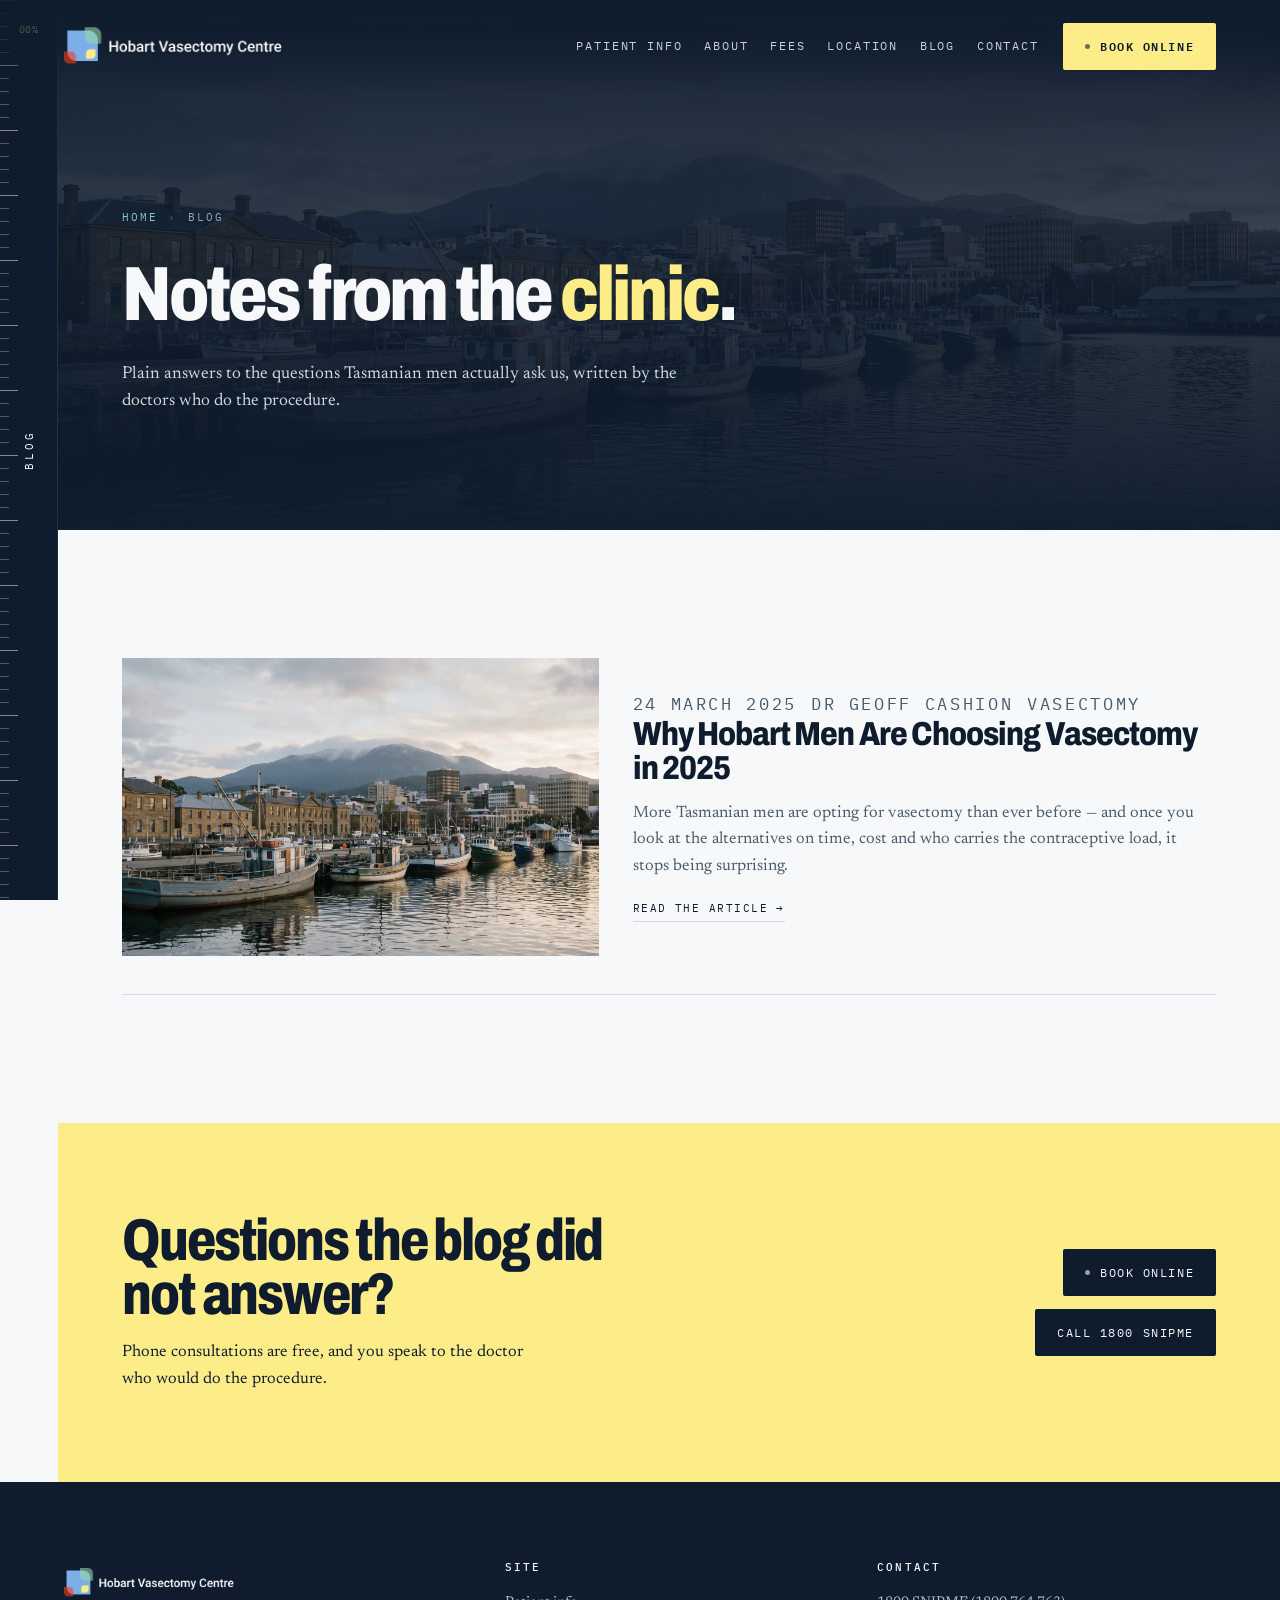
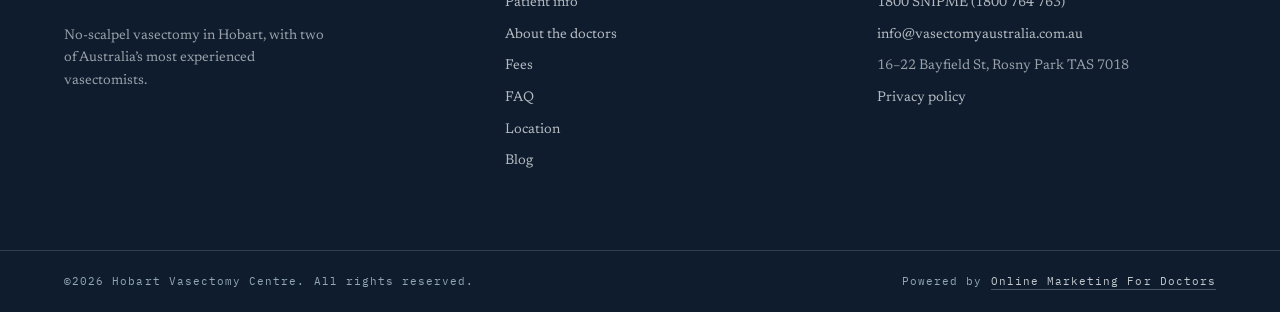
<file: blog/index.html>
<!doctype html>
<html lang="en-AU">
<head>
<meta charset="utf-8">
<meta name="viewport" content="width=device-width, initial-scale=1">
<meta name="robots" content="noindex, nofollow, noarchive, nosnippet, noimageindex">
<title>Blog | Hobart Vasectomy Centre</title>
<meta name="description" content="Notes from the clinic, written by the doctors who perform the procedure.">
<link rel="icon" href="/assets/brand/favicon_hobartvasectomy_com_au_64x64.png">
<link rel="preconnect" href="https://fonts.googleapis.com">
<link rel="preconnect" href="https://fonts.gstatic.com" crossorigin>
<link href="https://fonts.googleapis.com/css2?family=Archivo:wdth,wght@62..125,400..900&family=Newsreader:opsz,wght@6..72,300..700&family=IBM+Plex+Mono:wght@400;500;600&display=swap" rel="stylesheet">
<link rel="stylesheet" href="/assets/css/site.css">
<link rel="stylesheet" href="/assets/css/pages.css">
</head>
<body>
<a class="skip" href="#main">Skip to content</a>

<!-- calibration spine ---------------------------------------------------- -->
<aside class="spine" aria-hidden="true">
  <div class="spine__ticks" id="spineTicks"></div>
  <div class="spine__progress" id="spineProgress"></div>
  <div class="spine__count" id="spineCount">00%</div>
  <div class="spine__label" id="spineLabel">Hobart Vasectomy Centre</div>
</aside>

<header class="site-header" id="siteHeader">
  <div class="site-header__inner">
    <a class="brand" href="/" aria-label="Hobart Vasectomy Centre — home">
      <img src="/assets/brand/Logo.png" alt="Hobart Vasectomy Centre" width="158" height="44">
    </a>
    <nav class="nav" aria-label="Primary">
      <a href="/patient-information">Patient info</a>
      <a href="/about-us">About</a>
      <a href="/vasectomy-fees">Fees</a>
      <a href="/location">Location</a>
      <a href="/blog">Blog</a>
      <a href="/contact-us">Contact</a>
    </nav>
    <a class="btn btn--gold hdr-book" href="https://bookings.gettimely.com/vasectomyaustralia/bb/book?location=311811&amp;product=3705203%3ASV&amp;staff=288783" rel="noopener"><span class="btn__dot"></span>Book online</a>
    <a class="hdr-tel" href="tel:1800764763" aria-label="Call 1800 764 763">
      <svg viewBox="0 0 24 24" fill="none" stroke="currentColor" stroke-width="1.7" stroke-linecap="round" stroke-linejoin="round" aria-hidden="true" focusable="false">
        <path d="M22 16.9v3a2 2 0 0 1-2.2 2 19.8 19.8 0 0 1-8.6-3.1 19.5 19.5 0 0 1-6-6A19.8 19.8 0 0 1 2.1 4.2 2 2 0 0 1 4.1 2h3a2 2 0 0 1 2 1.7c.1 1 .4 1.9.7 2.8a2 2 0 0 1-.5 2.1L8.1 9.9a16 16 0 0 0 6 6l1.3-1.3a2 2 0 0 1 2.1-.4c.9.3 1.8.6 2.8.7a2 2 0 0 1 1.7 2z"/>
      </svg>
    </a>
    <button class="burger" id="burger" aria-expanded="false" aria-controls="drawer" aria-label="Open menu">
      <span></span><span></span><span></span>
    </button>
  </div>
</header>

<div class="drawer" id="drawer" data-open="false">
  <a href="/patient-information">Patient info</a>
  <a href="/about-us">About</a>
  <a href="/vasectomy-fees">Fees</a>
  <a href="/#reviews">Reviews</a>
  <a href="/location">Location</a>
  <a href="/contact-us">Contact</a>
</div>

<main id="main">
<section class="phero" data-spine="Blog">
  <div class="phero__media"><img src="/assets/generated/28-hobart-golden.webp" alt="Hobart waterfront at golden hour" width="2400" height="1018" fetchpriority="high"></div>
  <div class="phero__scrim"></div>
  <div class="wrap phero__in">
    <nav class="crumb" aria-label="Breadcrumb"><a href="/">Home</a><span aria-hidden="true">&rsaquo;</span>Blog</nav>
    <h1>Notes from the <em>clinic</em>.</h1>
    <p class="phero__lede">Plain answers to the questions Tasmanian men actually ask us, written by the doctors who do the procedure.</p>
    
  </div>
</section>
<section class="section">
  <div class="wrap">
    <div class="postlist">
      <article class="postcard">
        <div class="postcard__media" data-rev>
          <a href="/blog/why-hobart-men-are-choosing-vasectomy-in-2025"><img src="/assets/generated/28-hobart-golden.webp" width="2400" height="1018" alt="Hobart waterfront at golden hour" loading="lazy" decoding="async"></a>
        </div>
        <div data-rev data-rev-d="1">
          <p class="postcard__meta"><span>24 March 2025</span><span>Dr Geoff Cashion</span><span>Vasectomy</span></p>
          <h2><a href="/blog/why-hobart-men-are-choosing-vasectomy-in-2025">Why Hobart Men Are Choosing Vasectomy in 2025</a></h2>
          <p>More Tasmanian men are opting for vasectomy than ever before &mdash; and once you look at the alternatives on time, cost and who carries the contraceptive load, it stops being surprising.</p>
          <a class="slide__link" href="/blog/why-hobart-men-are-choosing-vasectomy-in-2025" style="margin-top:20px">Read the article <span aria-hidden="true">&rarr;</span></a>
        </div>
      </article>
    </div>
  </div>
</section>
<section class="pagecta">
  <div class="wrap pagecta__in">
    <div>
      <h2 data-rev>Questions the blog did not answer?</h2>
      <p data-rev data-rev-d="1">Phone consultations are free, and you speak to the doctor who would do the procedure.</p>
    </div>
    <div class="pagecta__act" data-rev data-rev-d="2">
      <a class="btn btn--ink" href="https://bookings.gettimely.com/vasectomyaustralia/bb/book?location=311811&amp;product=3705203%3ASV&amp;staff=288783" rel="noopener"><span class="btn__dot"></span>Book online</a>
      <a class="btn btn--ink" href="tel:1800764763">Call 1800 SNIPME</a>
    </div>
  </div>
</section>
</main>

<footer class="site-footer">
  <div class="wrap site-footer__in">
    <div>
      <img src="/assets/brand/Logo.png" alt="Hobart Vasectomy Centre" width="170" height="48">
      <p style="max-width:34ch">No-scalpel vasectomy in Hobart, with two of Australia&rsquo;s most experienced vasectomists.</p>
    </div>
    <div>
      <h5>Site</h5>
      <ul>
        <li><a href="/patient-information">Patient info</a></li>
        <li><a href="/about-us">About the doctors</a></li>
        <li><a href="/vasectomy-fees">Fees</a></li>
        <li><a href="/patient-information#faq">FAQ</a></li>
        <li><a href="/location">Location</a></li>
        <li><a href="/blog">Blog</a></li>
      </ul>
    </div>
    <div>
      <h5>Contact</h5>
      <ul>
        <li><a href="tel:1800764763">1800 SNIPME (1800 764 763)</a></li>
        <li><a href="mailto:info@vasectomyaustralia.com.au">info@vasectomyaustralia.com.au</a></li>
        <li>16&ndash;22 Bayfield St, Rosny Park TAS 7018</li>
        <li><a href="/privacy-policy">Privacy policy</a></li>
      </ul>
    </div>
  </div>
  <div class="wrap site-footer__bar">
    <span>&copy;2026 Hobart Vasectomy Centre. All rights reserved.</span>
    <span>Powered by <a href="https://onlinemarketingfordoctors.com/" rel="noopener" target="_blank">Online Marketing For Doctors</a></span>
  </div>
</footer>

<button class="totop" id="toTop" type="button" aria-label="Back to top">
  <svg viewBox="0 0 24 24" fill="none" stroke="currentColor" stroke-width="1.8" stroke-linecap="round" stroke-linejoin="round" aria-hidden="true" focusable="false">
    <path d="M12 19V5M5 12l7-7 7 7"/>
  </svg>
</button>

<button class="totop" id="toTop" type="button" aria-label="Back to top">
  <svg viewBox="0 0 24 24" fill="none" stroke="currentColor" stroke-width="1.8" stroke-linecap="round" stroke-linejoin="round" aria-hidden="true" focusable="false">
    <path d="M12 19V5M5 12l7-7 7 7"/>
  </svg>
</button>

<script src="/assets/js/site.js" defer></script>
<script src="/assets/js/pages.js" defer></script>
</body>
</html>
</file>
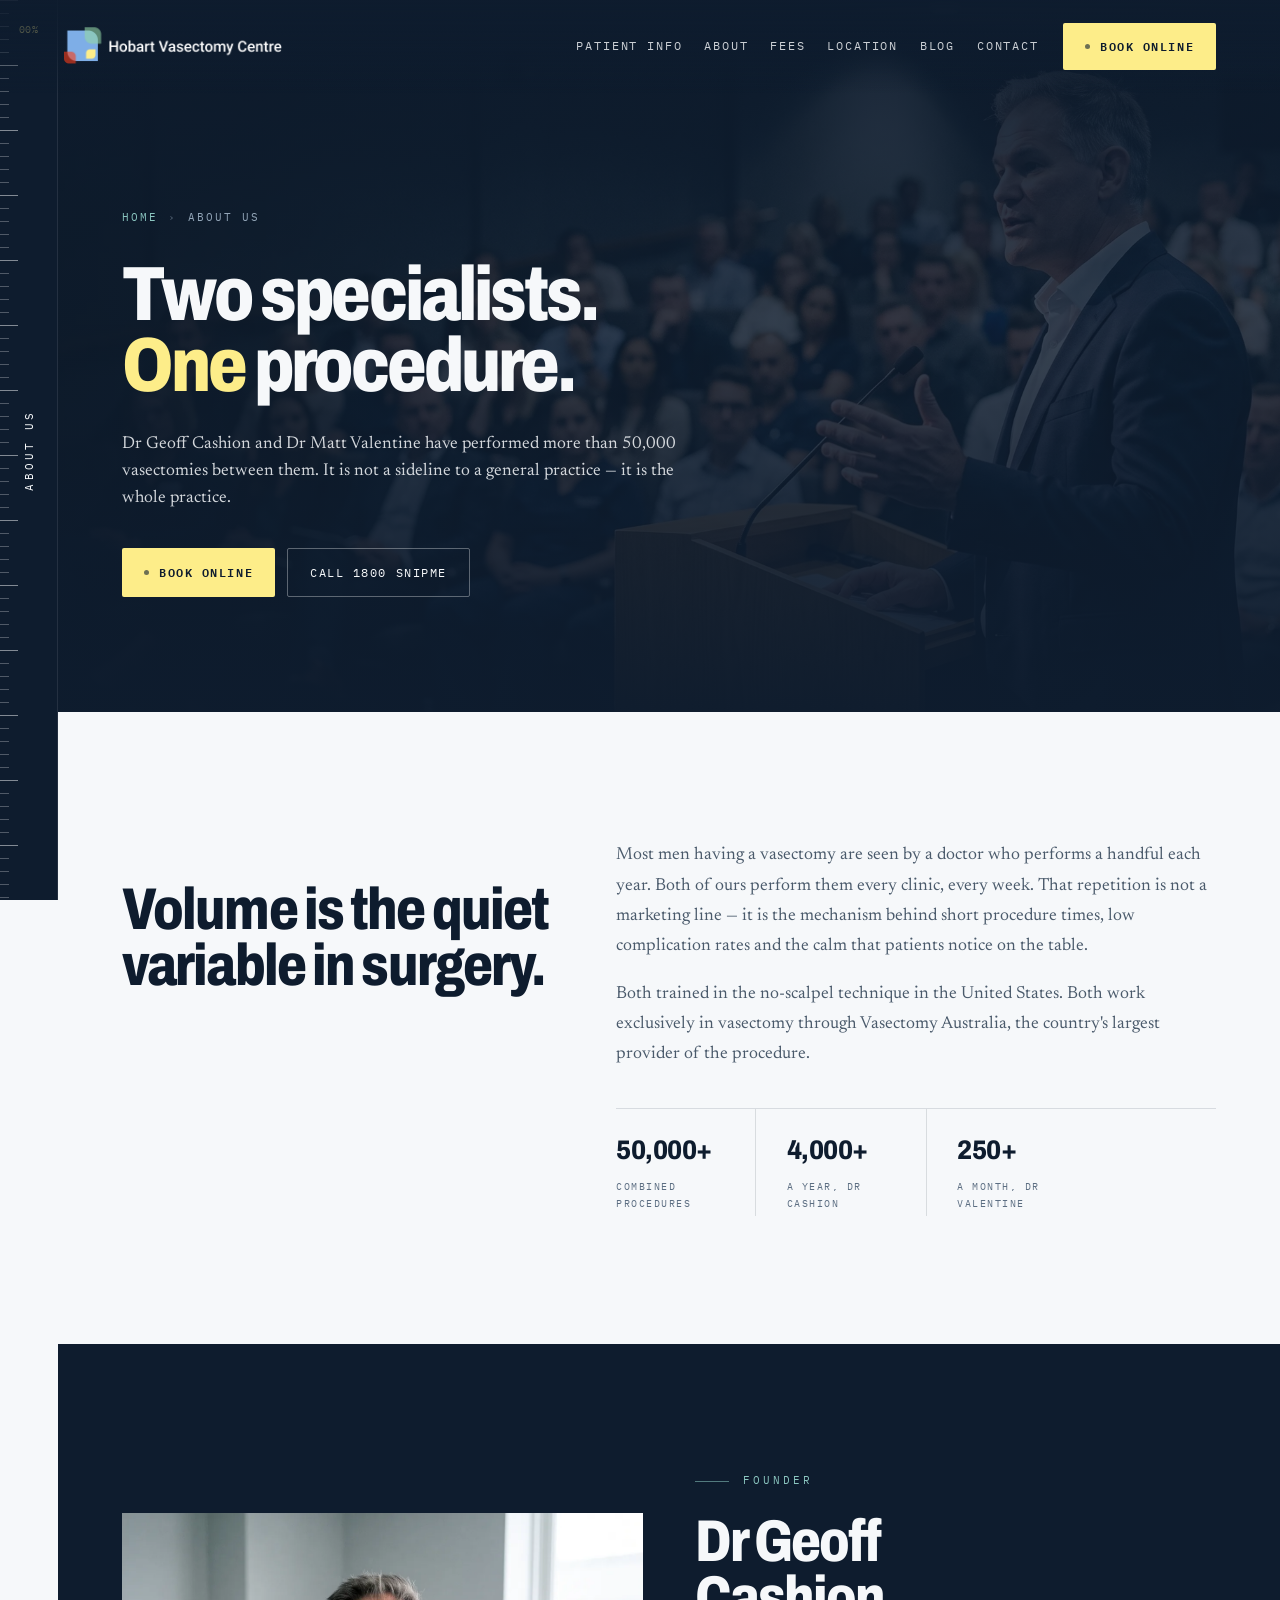
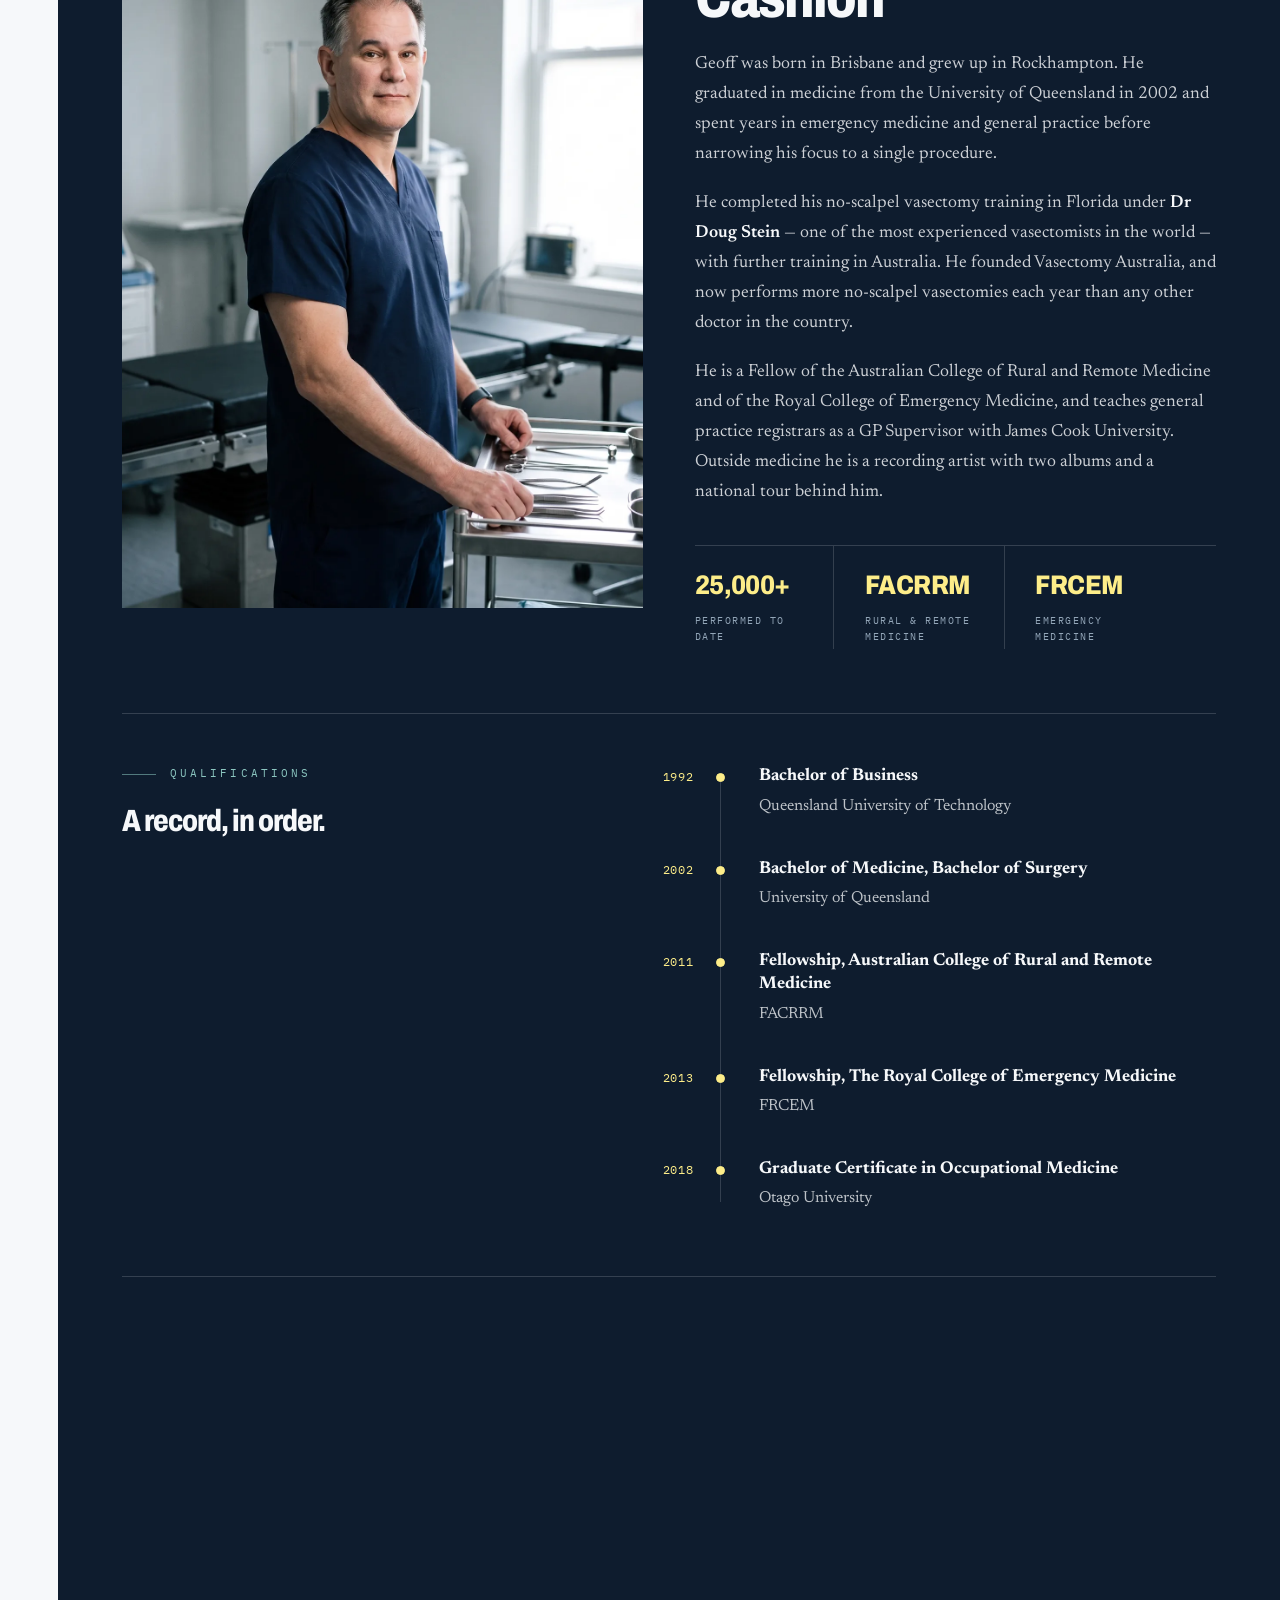
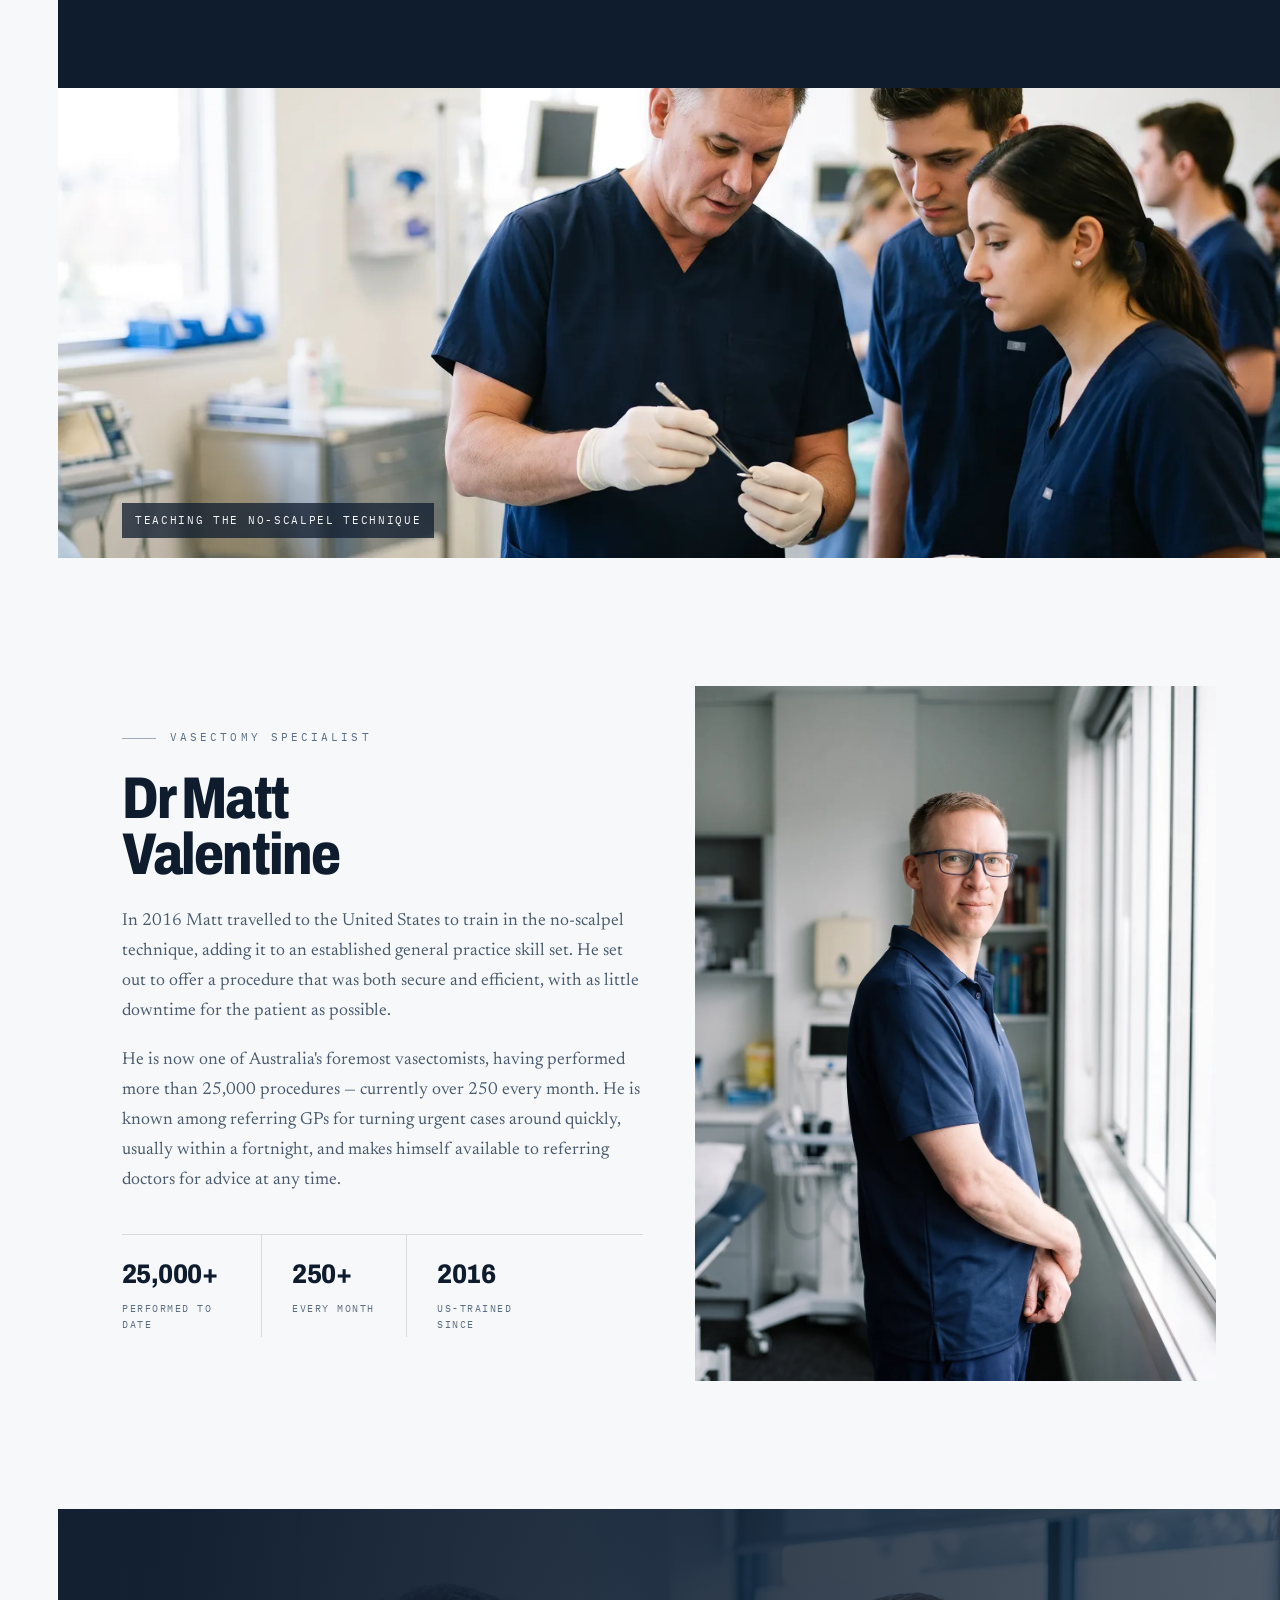
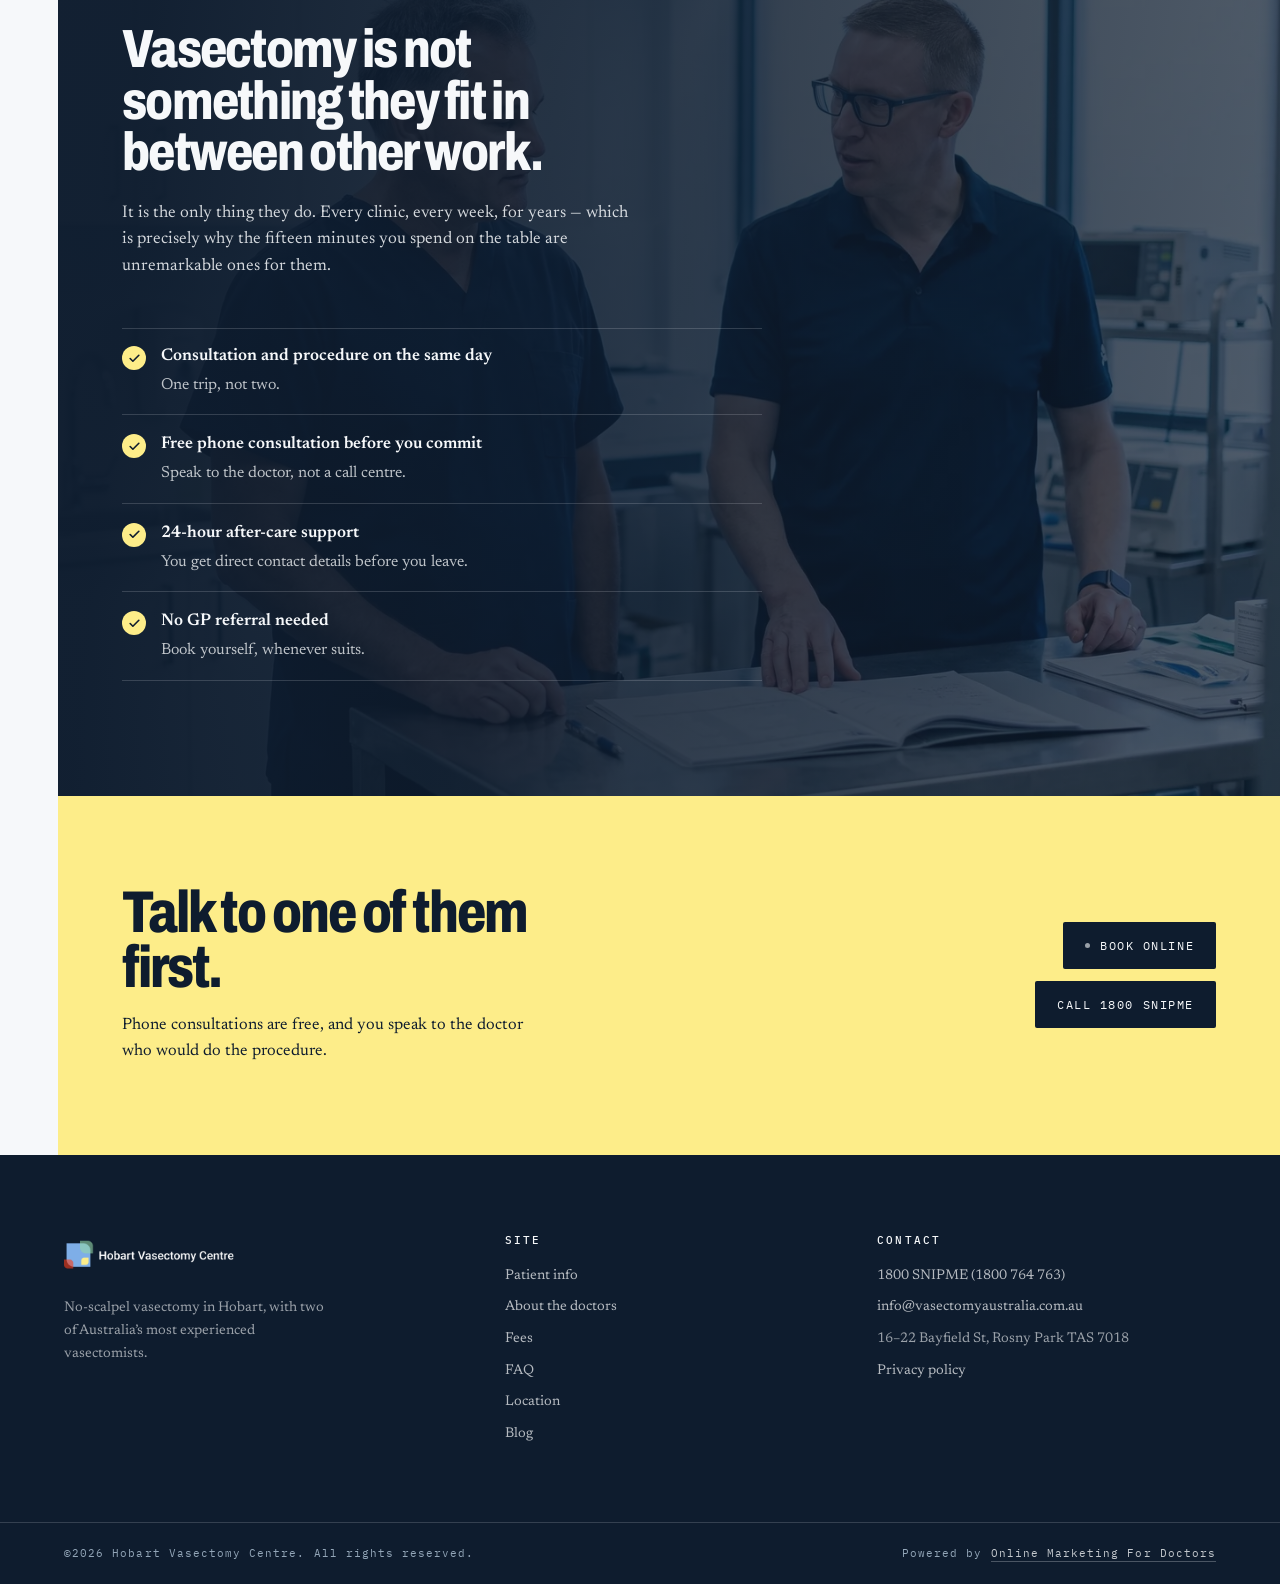
<file: about-us.html>
<!doctype html>
<html lang="en-AU">
<head>
<meta charset="utf-8">
<meta name="viewport" content="width=device-width, initial-scale=1">
<meta name="robots" content="noindex, nofollow, noarchive, nosnippet, noimageindex">
<title>About Us | Hobart Vasectomy Centre</title>
<meta name="description" content="Dr Geoff Cashion and Dr Matt Valentine have performed more than 50,000 vasectomies between them.">
<link rel="icon" href="/assets/brand/favicon_hobartvasectomy_com_au_64x64.png">
<link rel="preconnect" href="https://fonts.googleapis.com">
<link rel="preconnect" href="https://fonts.gstatic.com" crossorigin>
<link href="https://fonts.googleapis.com/css2?family=Archivo:wdth,wght@62..125,400..900&family=Newsreader:opsz,wght@6..72,300..700&family=IBM+Plex+Mono:wght@400;500;600&display=swap" rel="stylesheet">
<link rel="stylesheet" href="/assets/css/site.css">
<link rel="stylesheet" href="/assets/css/pages.css">
</head>
<body>
<a class="skip" href="#main">Skip to content</a>

<!-- calibration spine ---------------------------------------------------- -->
<aside class="spine" aria-hidden="true">
  <div class="spine__ticks" id="spineTicks"></div>
  <div class="spine__progress" id="spineProgress"></div>
  <div class="spine__count" id="spineCount">00%</div>
  <div class="spine__label" id="spineLabel">Hobart Vasectomy Centre</div>
</aside>

<header class="site-header" id="siteHeader">
  <div class="site-header__inner">
    <a class="brand" href="/" aria-label="Hobart Vasectomy Centre — home">
      <img src="/assets/brand/Logo.png" alt="Hobart Vasectomy Centre" width="158" height="44">
    </a>
    <nav class="nav" aria-label="Primary">
      <a href="/patient-information">Patient info</a>
      <a href="/about-us">About</a>
      <a href="/vasectomy-fees">Fees</a>
      <a href="/location">Location</a>
      <a href="/blog">Blog</a>
      <a href="/contact-us">Contact</a>
    </nav>
    <a class="btn btn--gold hdr-book" href="https://bookings.gettimely.com/vasectomyaustralia/bb/book?location=311811&amp;product=3705203%3ASV&amp;staff=288783" rel="noopener"><span class="btn__dot"></span>Book online</a>
    <a class="hdr-tel" href="tel:1800764763" aria-label="Call 1800 764 763">
      <svg viewBox="0 0 24 24" fill="none" stroke="currentColor" stroke-width="1.7" stroke-linecap="round" stroke-linejoin="round" aria-hidden="true" focusable="false">
        <path d="M22 16.9v3a2 2 0 0 1-2.2 2 19.8 19.8 0 0 1-8.6-3.1 19.5 19.5 0 0 1-6-6A19.8 19.8 0 0 1 2.1 4.2 2 2 0 0 1 4.1 2h3a2 2 0 0 1 2 1.7c.1 1 .4 1.9.7 2.8a2 2 0 0 1-.5 2.1L8.1 9.9a16 16 0 0 0 6 6l1.3-1.3a2 2 0 0 1 2.1-.4c.9.3 1.8.6 2.8.7a2 2 0 0 1 1.7 2z"/>
      </svg>
    </a>
    <button class="burger" id="burger" aria-expanded="false" aria-controls="drawer" aria-label="Open menu">
      <span></span><span></span><span></span>
    </button>
  </div>
</header>

<div class="drawer" id="drawer" data-open="false">
  <a href="/patient-information">Patient info</a>
  <a href="/about-us">About</a>
  <a href="/vasectomy-fees">Fees</a>
  <a href="/#reviews">Reviews</a>
  <a href="/location">Location</a>
  <a href="/contact-us">Contact</a>
</div>

<main id="main">
<section class="phero" data-spine="About us">
  <div class="phero__media"><img src="/assets/generated/20-geoff-conference.webp" alt="Dr Geoff Cashion presenting at a vasectomy conference" width="2400" height="1018" fetchpriority="high"></div>
  <div class="phero__scrim"></div>
  <div class="wrap phero__in">
    <nav class="crumb" aria-label="Breadcrumb"><a href="/">Home</a><span aria-hidden="true">&rsaquo;</span>About us</nav>
    <h1>Two specialists. <em>One</em> procedure.</h1>
    <p class="phero__lede">Dr Geoff Cashion and Dr Matt Valentine have performed more than 50,000 vasectomies between them. It is not a sideline to a general practice &mdash; it is the whole practice.</p>
    <div class="phero__act"><a class="btn btn--gold" href="https://bookings.gettimely.com/vasectomyaustralia/bb/book?location=311811&amp;product=3705203%3ASV&amp;staff=288783" rel="noopener"><span class="btn__dot"></span>Book online</a><a class="btn btn--ghost" href="tel:1800764763">Call 1800 SNIPME</a></div>
  </div>
</section>
<section class="section">
  <div class="wrap">
    <div class="split split--wide">
      <div>
        <p class="kicker" data-rev>Why it matters</p>
        <h2 class="h2" data-rev data-rev-d="1">Volume is the quiet variable in surgery.</h2>
      </div>
      <div class="prose" data-rev data-rev-d="2">
        <p>Most men having a vasectomy are seen by a doctor who performs a handful each year. Both of ours perform them every clinic, every week. That repetition is not a marketing line &mdash; it is the mechanism behind short procedure times, low complication rates and the calm that patients notice on the table.</p>
        <p>Both trained in the no-scalpel technique in the United States. Both work exclusively in vasectomy through Vasectomy Australia, the country's largest provider of the procedure.</p>
        <div class="statrow">
          <div><b data-count="50000" data-suffix="+">50,000+</b><span>Combined procedures</span></div>
          <div><b data-count="4000" data-suffix="+">4,000+</b><span>A year, Dr Cashion</span></div>
          <div><b data-count="250" data-suffix="+">250+</b><span>A month, Dr Valentine</span></div>
        </div>
      </div>
    </div>
  </div>
</section>

<section class="section" style="background:var(--navy);color:var(--paper)">
  <div class="wrap">
    <div class="split" style="margin-bottom:clamp(40px,5vw,72px)">
      <div class="split__media" data-rev>
        <img src="/assets/generated/01-geoff-portrait.webp" width="1200" height="1607" alt="Dr Geoff Cashion in the procedure room" loading="lazy" decoding="async" style="aspect-ratio:3/4">
      </div>
      <div>
        <p class="kicker kicker--dk" data-rev>Founder</p>
        <h2 class="h2" data-rev data-rev-d="1">Dr Geoff<br>Cashion</h2>
        <div class="prose prose--dk" data-rev data-rev-d="2" style="margin-top:24px">
          <p>Geoff was born in Brisbane and grew up in Rockhampton. He graduated in medicine from the University of Queensland in 2002 and spent years in emergency medicine and general practice before narrowing his focus to a single procedure.</p>
          <p>He completed his no-scalpel vasectomy training in Florida under <strong>Dr Doug Stein</strong> &mdash; one of the most experienced vasectomists in the world &mdash; with further training in Australia. He founded Vasectomy Australia, and now performs more no-scalpel vasectomies each year than any other doctor in the country.</p>
          <p>He is a Fellow of the Australian College of Rural and Remote Medicine and of the Royal College of Emergency Medicine, and teaches general practice registrars as a GP Supervisor with James Cook University. Outside medicine he is a recording artist with two albums and a national tour behind him.</p>
        </div>
        <div class="statrow statrow--dk" data-rev data-rev-d="3">
          <div><b>25,000+</b><span>Performed to date</span></div>
          <div><b>FACRRM</b><span>Rural &amp; remote medicine</span></div>
          <div><b>FRCEM</b><span>Emergency medicine</span></div>
        </div>
      </div>
    </div>

    <div class="split split--wide" style="padding-top:clamp(34px,4vw,56px);border-top:1px solid var(--rule-dk)">
      <div>
        <p class="kicker kicker--dk" data-rev>Qualifications</p>
        <h3 class="h2" style="font-size:clamp(24px,2.4vw,34px)" data-rev data-rev-d="1">A record, in order.</h3>
      </div>
      <ol class="tl tl--dk" data-rev data-rev-d="2">
        <li><span class="tl__y">1992</span><div class="tl__c"><b>Bachelor of Business</b><span>Queensland University of Technology</span></div></li>
        <li><span class="tl__y">2002</span><div class="tl__c"><b>Bachelor of Medicine, Bachelor of Surgery</b><span>University of Queensland</span></div></li>
        <li><span class="tl__y">2011</span><div class="tl__c"><b>Fellowship, Australian College of Rural and Remote Medicine</b><span>FACRRM</span></div></li>
        <li><span class="tl__y">2013</span><div class="tl__c"><b>Fellowship, The Royal College of Emergency Medicine</b><span>FRCEM</span></div></li>
        <li><span class="tl__y">2018</span><div class="tl__c"><b>Graduate Certificate in Occupational Medicine</b><span>Otago University</span></div></li>
      </ol>
    </div>

    <div class="split split--wide" style="margin-top:clamp(40px,5vw,68px);padding-top:clamp(34px,4vw,56px);border-top:1px solid var(--rule-dk)">
      <div>
        <p class="kicker kicker--dk" data-rev>Published research</p>
      </div>
      <div class="prose prose--dk" data-rev data-rev-d="1">
        <p><strong>What is the TCI dose required when using propofol for conscious sedation during dental procedures? A retrospective study.</strong><br>
        G Cashion, G Treston. <em>The Internet Journal of Anesthesiology</em>, 2014, Vol 34 No 1.</p>
        <p style="margin-top:1.2em"><strong>What is the nature of the emergence phenomenon when using intravenous or intramuscular ketamine for paediatric procedural sedation?</strong><br>
        Treston G, Bell A, Carwell R, Fincher G, Chand D, Cashion G. <em>Emergency Medicine Australasia</em>, 2009, 21, 315&ndash;322.</p>
      </div>
    </div>
  </div>
</section>

<section class="cutband">
  <img src="/assets/generated/21-geoff-teaching.webp" width="1600" height="1195" alt="Dr Cashion demonstrating the no-scalpel technique to two other doctors" loading="lazy" decoding="async">
  <p class="cutband__cap">Teaching the no-scalpel technique</p>
</section>

<section class="section">
  <div class="wrap">
    <div class="split split--flip">
      <div class="split__media" data-rev>
        <img src="/assets/generated/02-matt-portrait.webp" width="1200" height="1607" alt="Dr Matt Valentine in a consulting room" loading="lazy" decoding="async" style="aspect-ratio:3/4">
      </div>
      <div>
        <p class="kicker" data-rev>Vasectomy specialist</p>
        <h2 class="h2" data-rev data-rev-d="1">Dr Matt<br>Valentine</h2>
        <div class="prose" data-rev data-rev-d="2" style="margin-top:24px">
          <p>In 2016 Matt travelled to the United States to train in the no-scalpel technique, adding it to an established general practice skill set. He set out to offer a procedure that was both secure and efficient, with as little downtime for the patient as possible.</p>
          <p>He is now one of Australia's foremost vasectomists, having performed more than 25,000 procedures &mdash; currently over 250 every month. He is known among referring GPs for turning urgent cases around quickly, usually within a fortnight, and makes himself available to referring doctors for advice at any time.</p>
        </div>
        <div class="statrow" data-rev data-rev-d="3">
          <div><b>25,000+</b><span>Performed to date</span></div>
          <div><b>250+</b><span>Every month</span></div>
          <div><b>2016</b><span>US-trained since</span></div>
        </div>
      </div>
    </div>
  </div>
</section>

<section class="figband">
  <div class="figband__media"><img src="/assets/generated/05-both-prep.webp" width="1800" height="1005" alt="Dr Cashion and Dr Valentine reviewing a chart together" loading="lazy" decoding="async"></div>
  <div class="figband__scrim"></div>
  <div class="wrap figband__in">
    <h2 data-rev>Vasectomy is not something they fit in between other work.</h2>
    <p data-rev data-rev-d="1">It is the only thing they do. Every clinic, every week, for years &mdash; which is precisely why the fifteen minutes you spend on the table are unremarkable ones for them.</p>
    <ul class="check check--dk" style="margin-top:clamp(30px,4vw,48px);max-width:640px" data-rev data-rev-d="2">
      <li><span class="check__i" aria-hidden="true"><svg viewBox="0 0 24 24" fill="none" stroke="currentColor" stroke-width="3" stroke-linecap="round" stroke-linejoin="round"><path d="M20 6 9 17l-5-5"/></svg></span><div><b>Consultation and procedure on the same day</b><span>One trip, not two.</span></div></li>
      <li><span class="check__i" aria-hidden="true"><svg viewBox="0 0 24 24" fill="none" stroke="currentColor" stroke-width="3" stroke-linecap="round" stroke-linejoin="round"><path d="M20 6 9 17l-5-5"/></svg></span><div><b>Free phone consultation before you commit</b><span>Speak to the doctor, not a call centre.</span></div></li>
      <li><span class="check__i" aria-hidden="true"><svg viewBox="0 0 24 24" fill="none" stroke="currentColor" stroke-width="3" stroke-linecap="round" stroke-linejoin="round"><path d="M20 6 9 17l-5-5"/></svg></span><div><b>24-hour after-care support</b><span>You get direct contact details before you leave.</span></div></li>
      <li><span class="check__i" aria-hidden="true"><svg viewBox="0 0 24 24" fill="none" stroke="currentColor" stroke-width="3" stroke-linecap="round" stroke-linejoin="round"><path d="M20 6 9 17l-5-5"/></svg></span><div><b>No GP referral needed</b><span>Book yourself, whenever suits.</span></div></li>
    </ul>
  </div>
</section>
<section class="pagecta">
  <div class="wrap pagecta__in">
    <div>
      <h2 data-rev>Talk to one of them first.</h2>
      <p data-rev data-rev-d="1">Phone consultations are free, and you speak to the doctor who would do the procedure.</p>
    </div>
    <div class="pagecta__act" data-rev data-rev-d="2">
      <a class="btn btn--ink" href="https://bookings.gettimely.com/vasectomyaustralia/bb/book?location=311811&amp;product=3705203%3ASV&amp;staff=288783" rel="noopener"><span class="btn__dot"></span>Book online</a>
      <a class="btn btn--ink" href="tel:1800764763">Call 1800 SNIPME</a>
    </div>
  </div>
</section>
</main>

<footer class="site-footer">
  <div class="wrap site-footer__in">
    <div>
      <img src="/assets/brand/Logo.png" alt="Hobart Vasectomy Centre" width="170" height="48">
      <p style="max-width:34ch">No-scalpel vasectomy in Hobart, with two of Australia&rsquo;s most experienced vasectomists.</p>
    </div>
    <div>
      <h5>Site</h5>
      <ul>
        <li><a href="/patient-information">Patient info</a></li>
        <li><a href="/about-us">About the doctors</a></li>
        <li><a href="/vasectomy-fees">Fees</a></li>
        <li><a href="/patient-information#faq">FAQ</a></li>
        <li><a href="/location">Location</a></li>
        <li><a href="/blog">Blog</a></li>
      </ul>
    </div>
    <div>
      <h5>Contact</h5>
      <ul>
        <li><a href="tel:1800764763">1800 SNIPME (1800 764 763)</a></li>
        <li><a href="mailto:info@vasectomyaustralia.com.au">info@vasectomyaustralia.com.au</a></li>
        <li>16&ndash;22 Bayfield St, Rosny Park TAS 7018</li>
        <li><a href="/privacy-policy">Privacy policy</a></li>
      </ul>
    </div>
  </div>
  <div class="wrap site-footer__bar">
    <span>&copy;2026 Hobart Vasectomy Centre. All rights reserved.</span>
    <span>Powered by <a href="https://onlinemarketingfordoctors.com/" rel="noopener" target="_blank">Online Marketing For Doctors</a></span>
  </div>
</footer>

<button class="totop" id="toTop" type="button" aria-label="Back to top">
  <svg viewBox="0 0 24 24" fill="none" stroke="currentColor" stroke-width="1.8" stroke-linecap="round" stroke-linejoin="round" aria-hidden="true" focusable="false">
    <path d="M12 19V5M5 12l7-7 7 7"/>
  </svg>
</button>

<button class="totop" id="toTop" type="button" aria-label="Back to top">
  <svg viewBox="0 0 24 24" fill="none" stroke="currentColor" stroke-width="1.8" stroke-linecap="round" stroke-linejoin="round" aria-hidden="true" focusable="false">
    <path d="M12 19V5M5 12l7-7 7 7"/>
  </svg>
</button>

<script src="/assets/js/site.js" defer></script>
<script src="/assets/js/pages.js" defer></script>
</body>
</html>
</file>
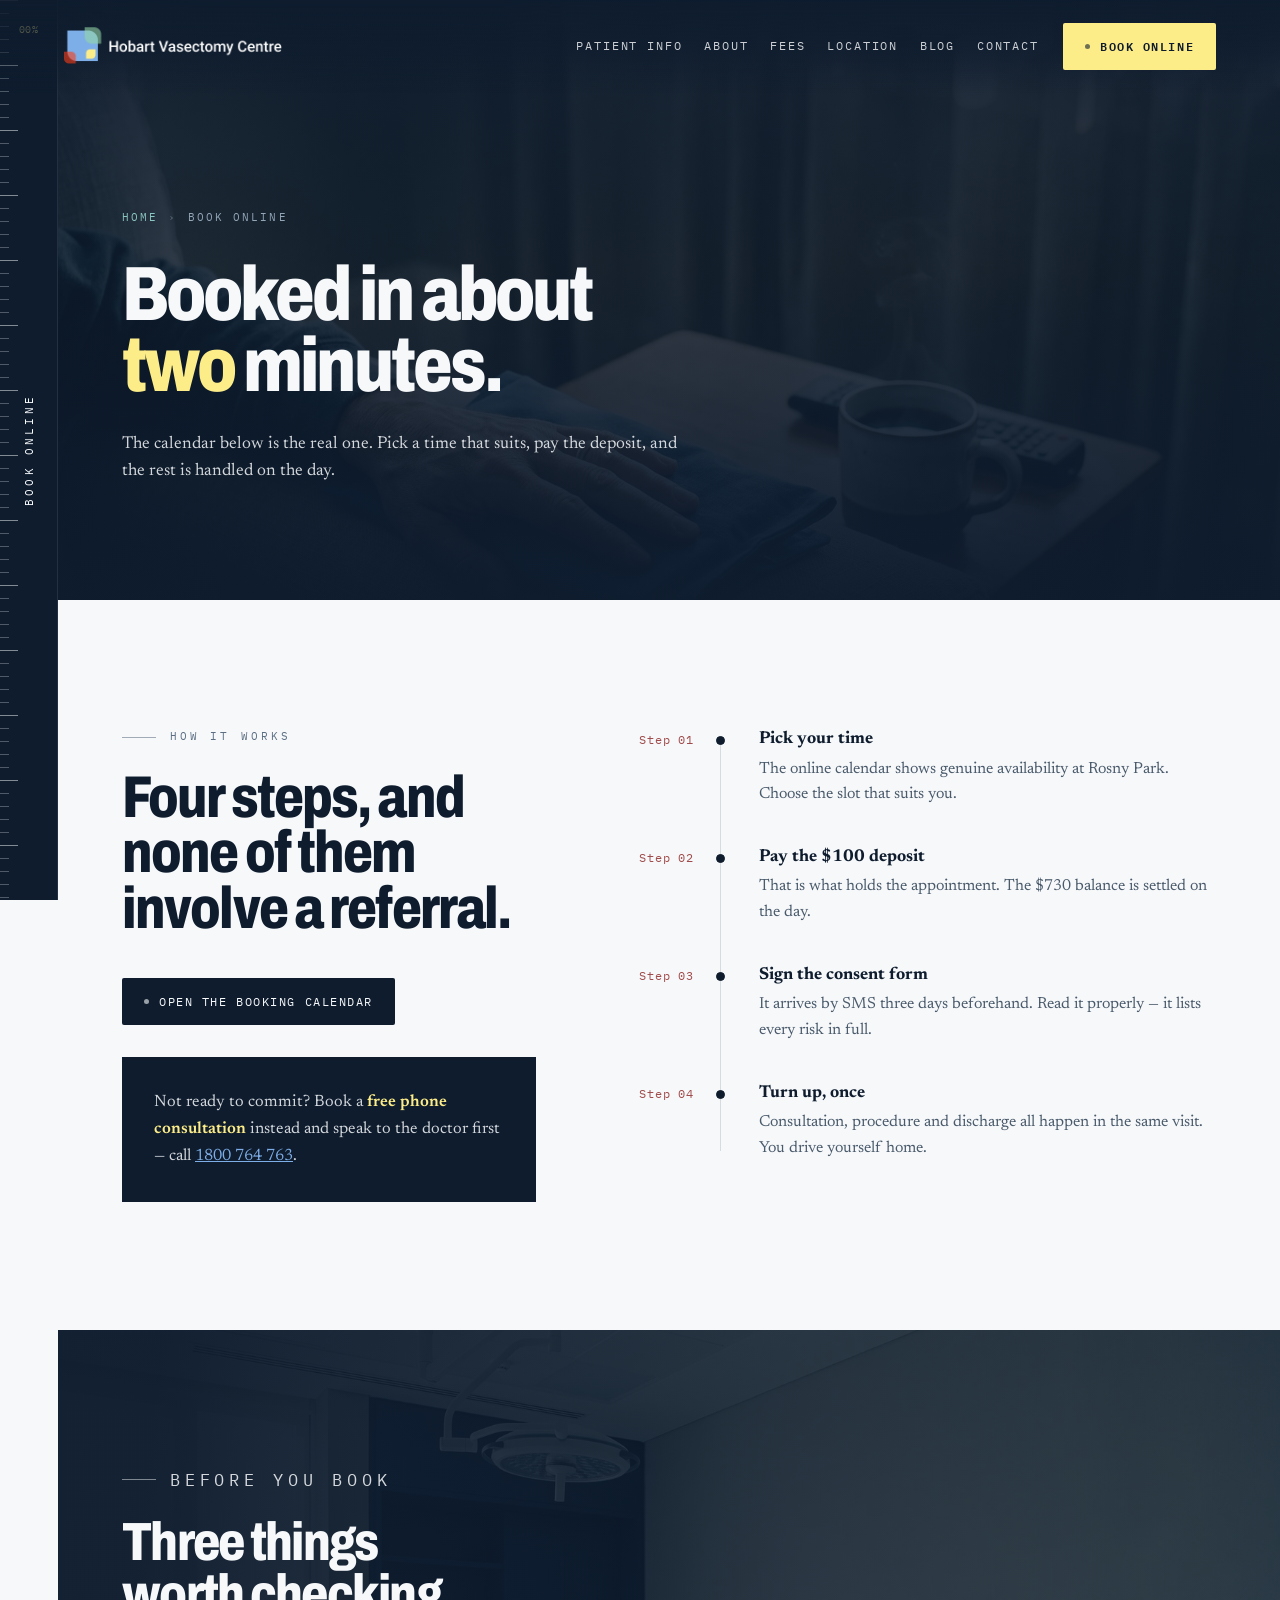
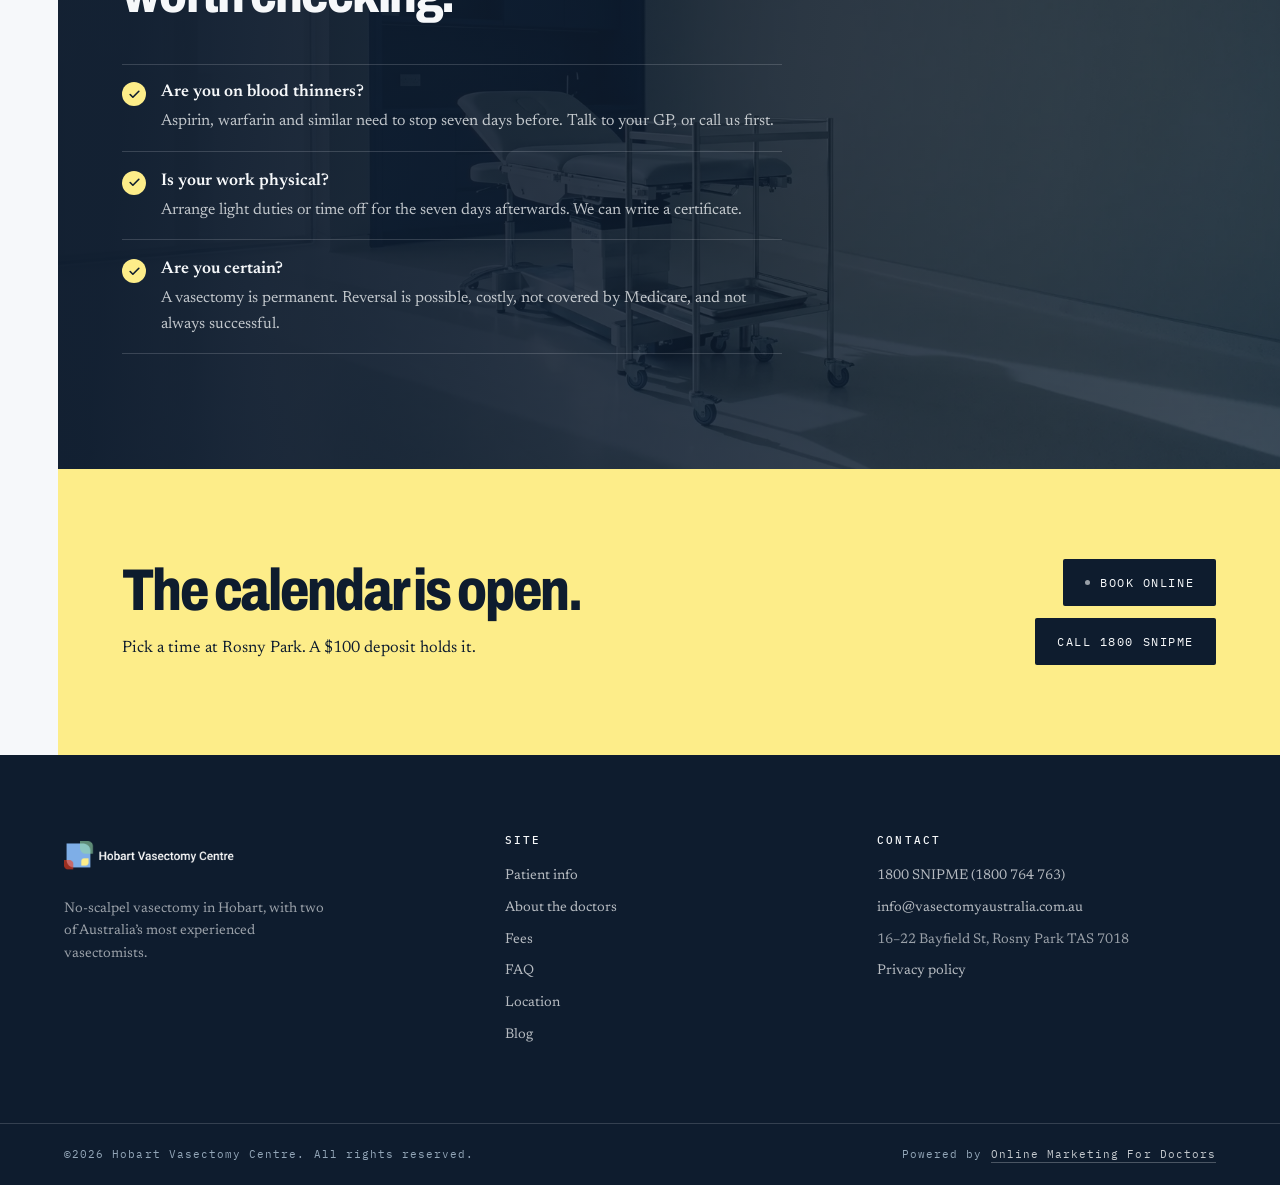
<file: book-online.html>
<!doctype html>
<html lang="en-AU">
<head>
<meta charset="utf-8">
<meta name="viewport" content="width=device-width, initial-scale=1">
<meta name="robots" content="noindex, nofollow, noarchive, nosnippet, noimageindex">
<title>Book Online | Hobart Vasectomy Centre</title>
<meta name="description" content="Book a no-scalpel vasectomy in Hobart online. No GP referral needed, $100 deposit to secure your appointment.">
<link rel="icon" href="/assets/brand/favicon_hobartvasectomy_com_au_64x64.png">
<link rel="preconnect" href="https://fonts.googleapis.com">
<link rel="preconnect" href="https://fonts.gstatic.com" crossorigin>
<link href="https://fonts.googleapis.com/css2?family=Archivo:wdth,wght@62..125,400..900&family=Newsreader:opsz,wght@6..72,300..700&family=IBM+Plex+Mono:wght@400;500;600&display=swap" rel="stylesheet">
<link rel="stylesheet" href="/assets/css/site.css">
<link rel="stylesheet" href="/assets/css/pages.css">
</head>
<body>
<a class="skip" href="#main">Skip to content</a>

<!-- calibration spine ---------------------------------------------------- -->
<aside class="spine" aria-hidden="true">
  <div class="spine__ticks" id="spineTicks"></div>
  <div class="spine__progress" id="spineProgress"></div>
  <div class="spine__count" id="spineCount">00%</div>
  <div class="spine__label" id="spineLabel">Hobart Vasectomy Centre</div>
</aside>

<header class="site-header" id="siteHeader">
  <div class="site-header__inner">
    <a class="brand" href="/" aria-label="Hobart Vasectomy Centre — home">
      <img src="/assets/brand/Logo.png" alt="Hobart Vasectomy Centre" width="158" height="44">
    </a>
    <nav class="nav" aria-label="Primary">
      <a href="/patient-information">Patient info</a>
      <a href="/about-us">About</a>
      <a href="/vasectomy-fees">Fees</a>
      <a href="/location">Location</a>
      <a href="/blog">Blog</a>
      <a href="/contact-us">Contact</a>
    </nav>
    <a class="btn btn--gold hdr-book" href="https://bookings.gettimely.com/vasectomyaustralia/bb/book?location=311811&amp;product=3705203%3ASV&amp;staff=288783" rel="noopener"><span class="btn__dot"></span>Book online</a>
    <a class="hdr-tel" href="tel:1800764763" aria-label="Call 1800 764 763">
      <svg viewBox="0 0 24 24" fill="none" stroke="currentColor" stroke-width="1.7" stroke-linecap="round" stroke-linejoin="round" aria-hidden="true" focusable="false">
        <path d="M22 16.9v3a2 2 0 0 1-2.2 2 19.8 19.8 0 0 1-8.6-3.1 19.5 19.5 0 0 1-6-6A19.8 19.8 0 0 1 2.1 4.2 2 2 0 0 1 4.1 2h3a2 2 0 0 1 2 1.7c.1 1 .4 1.9.7 2.8a2 2 0 0 1-.5 2.1L8.1 9.9a16 16 0 0 0 6 6l1.3-1.3a2 2 0 0 1 2.1-.4c.9.3 1.8.6 2.8.7a2 2 0 0 1 1.7 2z"/>
      </svg>
    </a>
    <button class="burger" id="burger" aria-expanded="false" aria-controls="drawer" aria-label="Open menu">
      <span></span><span></span><span></span>
    </button>
  </div>
</header>

<div class="drawer" id="drawer" data-open="false">
  <a href="/patient-information">Patient info</a>
  <a href="/about-us">About</a>
  <a href="/vasectomy-fees">Fees</a>
  <a href="/#reviews">Reviews</a>
  <a href="/location">Location</a>
  <a href="/contact-us">Contact</a>
</div>

<main id="main">
<section class="phero" data-spine="Book online">
  <div class="phero__media"><img src="/assets/generated/23-recovery-home.webp" alt="Booking an appointment from home" width="2400" height="1018" fetchpriority="high"></div>
  <div class="phero__scrim"></div>
  <div class="wrap phero__in">
    <nav class="crumb" aria-label="Breadcrumb"><a href="/">Home</a><span aria-hidden="true">&rsaquo;</span>Book online</nav>
    <h1>Booked in about <em>two</em> minutes.</h1>
    <p class="phero__lede">The calendar below is the real one. Pick a time that suits, pay the deposit, and the rest is handled on the day.</p>
    
  </div>
</section>
<section class="section">
  <div class="wrap">
    <div class="split split--wide">
      <div>
        <p class="kicker" data-rev>How it works</p>
        <h2 class="h2" data-rev data-rev-d="1">Four steps, and none of them involve a referral.</h2>
        <div style="margin-top:clamp(28px,3.4vw,42px)" data-rev data-rev-d="2">
          <a class="btn btn--ink" href="https://bookings.gettimely.com/vasectomyaustralia/bb/book?location=311811&amp;product=3705203%3ASV&amp;staff=288783" rel="noopener"><span class="btn__dot"></span>Open the booking calendar</a>
        </div>
        <div class="callout" data-rev data-rev-d="3" style="margin-top:32px;max-width:46ch">
          <p>Not ready to commit? Book a <b>free phone consultation</b> instead and speak to the doctor first &mdash; call <a href="tel:1800764763" style="color:var(--blue)">1800&nbsp;764&nbsp;763</a>.</p>
        </div>
      </div>
      <ol class="tl" data-rev data-rev-d="1">
        <li><span class="tl__y">Step 01</span><div class="tl__c"><b>Pick your time</b><span>The online calendar shows genuine availability at Rosny Park. Choose the slot that suits you.</span></div></li>
        <li><span class="tl__y">Step 02</span><div class="tl__c"><b>Pay the $100 deposit</b><span>That is what holds the appointment. The $730 balance is settled on the day.</span></div></li>
        <li><span class="tl__y">Step 03</span><div class="tl__c"><b>Sign the consent form</b><span>It arrives by SMS three days beforehand. Read it properly &mdash; it lists every risk in full.</span></div></li>
        <li><span class="tl__y">Step 04</span><div class="tl__c"><b>Turn up, once</b><span>Consultation, procedure and discharge all happen in the same visit. You drive yourself home.</span></div></li>
      </ol>
    </div>
  </div>
</section>

<section class="figband">
  <div class="figband__media"><img src="/assets/generated/31-procedure-wide.webp" width="2400" height="1018" alt="The procedure room" loading="lazy" decoding="async"></div>
  <div class="figband__scrim"></div>
  <div class="wrap figband__in">
    <p class="kicker kicker--dk" data-rev>Before you book</p>
    <h2 data-rev data-rev-d="1">Three things worth checking.</h2>
    <ul class="check check--dk" style="margin-top:clamp(28px,3.5vw,44px);max-width:660px" data-rev data-rev-d="2">
      <li><span class="check__i" aria-hidden="true"><svg viewBox="0 0 24 24" fill="none" stroke="currentColor" stroke-width="3" stroke-linecap="round" stroke-linejoin="round"><path d="M20 6 9 17l-5-5"/></svg></span><div><b>Are you on blood thinners?</b><span>Aspirin, warfarin and similar need to stop seven days before. Talk to your GP, or call us first.</span></div></li>
      <li><span class="check__i" aria-hidden="true"><svg viewBox="0 0 24 24" fill="none" stroke="currentColor" stroke-width="3" stroke-linecap="round" stroke-linejoin="round"><path d="M20 6 9 17l-5-5"/></svg></span><div><b>Is your work physical?</b><span>Arrange light duties or time off for the seven days afterwards. We can write a certificate.</span></div></li>
      <li><span class="check__i" aria-hidden="true"><svg viewBox="0 0 24 24" fill="none" stroke="currentColor" stroke-width="3" stroke-linecap="round" stroke-linejoin="round"><path d="M20 6 9 17l-5-5"/></svg></span><div><b>Are you certain?</b><span>A vasectomy is permanent. Reversal is possible, costly, not covered by Medicare, and not always successful.</span></div></li>
    </ul>
  </div>
</section>
<section class="pagecta">
  <div class="wrap pagecta__in">
    <div>
      <h2 data-rev>The calendar is open.</h2>
      <p data-rev data-rev-d="1">Pick a time at Rosny Park. A $100 deposit holds it.</p>
    </div>
    <div class="pagecta__act" data-rev data-rev-d="2">
      <a class="btn btn--ink" href="https://bookings.gettimely.com/vasectomyaustralia/bb/book?location=311811&amp;product=3705203%3ASV&amp;staff=288783" rel="noopener"><span class="btn__dot"></span>Book online</a>
      <a class="btn btn--ink" href="tel:1800764763">Call 1800 SNIPME</a>
    </div>
  </div>
</section>
</main>

<footer class="site-footer">
  <div class="wrap site-footer__in">
    <div>
      <img src="/assets/brand/Logo.png" alt="Hobart Vasectomy Centre" width="170" height="48">
      <p style="max-width:34ch">No-scalpel vasectomy in Hobart, with two of Australia&rsquo;s most experienced vasectomists.</p>
    </div>
    <div>
      <h5>Site</h5>
      <ul>
        <li><a href="/patient-information">Patient info</a></li>
        <li><a href="/about-us">About the doctors</a></li>
        <li><a href="/vasectomy-fees">Fees</a></li>
        <li><a href="/patient-information#faq">FAQ</a></li>
        <li><a href="/location">Location</a></li>
        <li><a href="/blog">Blog</a></li>
      </ul>
    </div>
    <div>
      <h5>Contact</h5>
      <ul>
        <li><a href="tel:1800764763">1800 SNIPME (1800 764 763)</a></li>
        <li><a href="mailto:info@vasectomyaustralia.com.au">info@vasectomyaustralia.com.au</a></li>
        <li>16&ndash;22 Bayfield St, Rosny Park TAS 7018</li>
        <li><a href="/privacy-policy">Privacy policy</a></li>
      </ul>
    </div>
  </div>
  <div class="wrap site-footer__bar">
    <span>&copy;2026 Hobart Vasectomy Centre. All rights reserved.</span>
    <span>Powered by <a href="https://onlinemarketingfordoctors.com/" rel="noopener" target="_blank">Online Marketing For Doctors</a></span>
  </div>
</footer>

<button class="totop" id="toTop" type="button" aria-label="Back to top">
  <svg viewBox="0 0 24 24" fill="none" stroke="currentColor" stroke-width="1.8" stroke-linecap="round" stroke-linejoin="round" aria-hidden="true" focusable="false">
    <path d="M12 19V5M5 12l7-7 7 7"/>
  </svg>
</button>

<button class="totop" id="toTop" type="button" aria-label="Back to top">
  <svg viewBox="0 0 24 24" fill="none" stroke="currentColor" stroke-width="1.8" stroke-linecap="round" stroke-linejoin="round" aria-hidden="true" focusable="false">
    <path d="M12 19V5M5 12l7-7 7 7"/>
  </svg>
</button>

<script src="/assets/js/site.js" defer></script>
<script src="/assets/js/pages.js" defer></script>
</body>
</html>
</file>
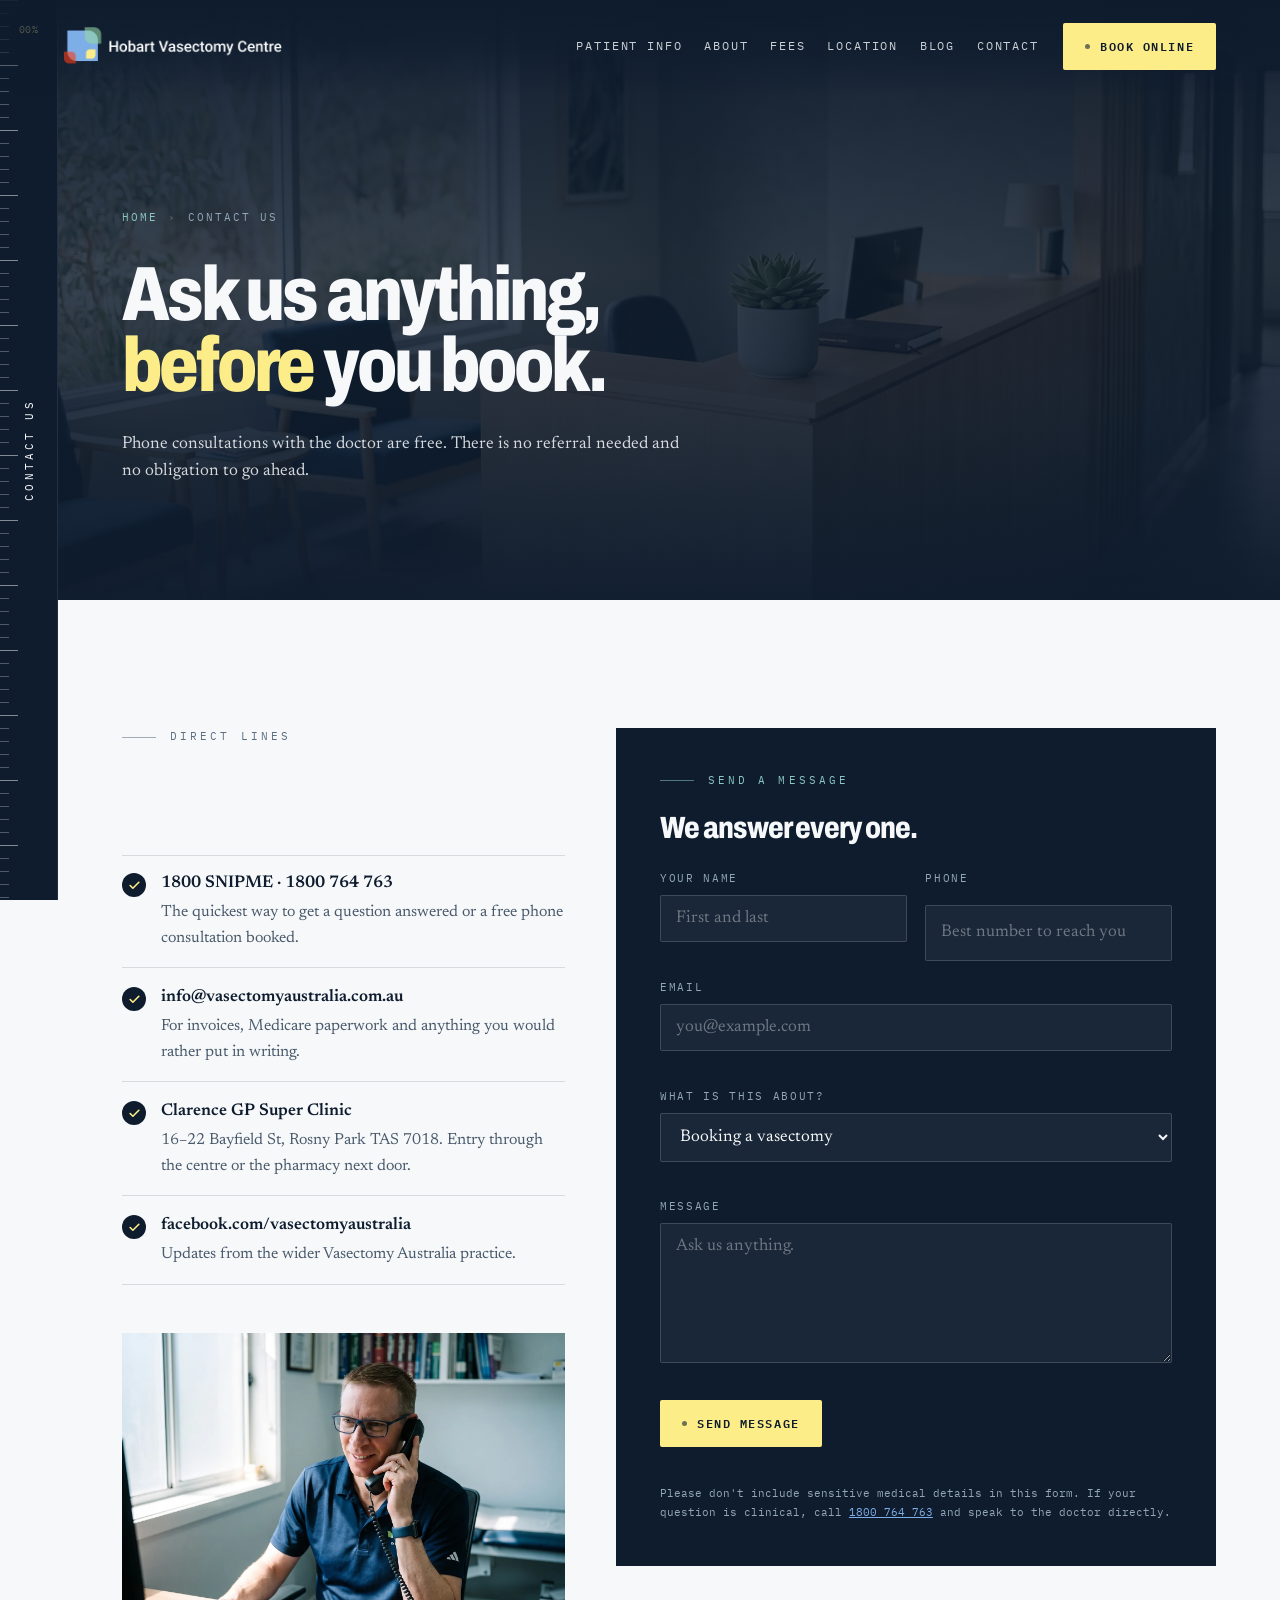
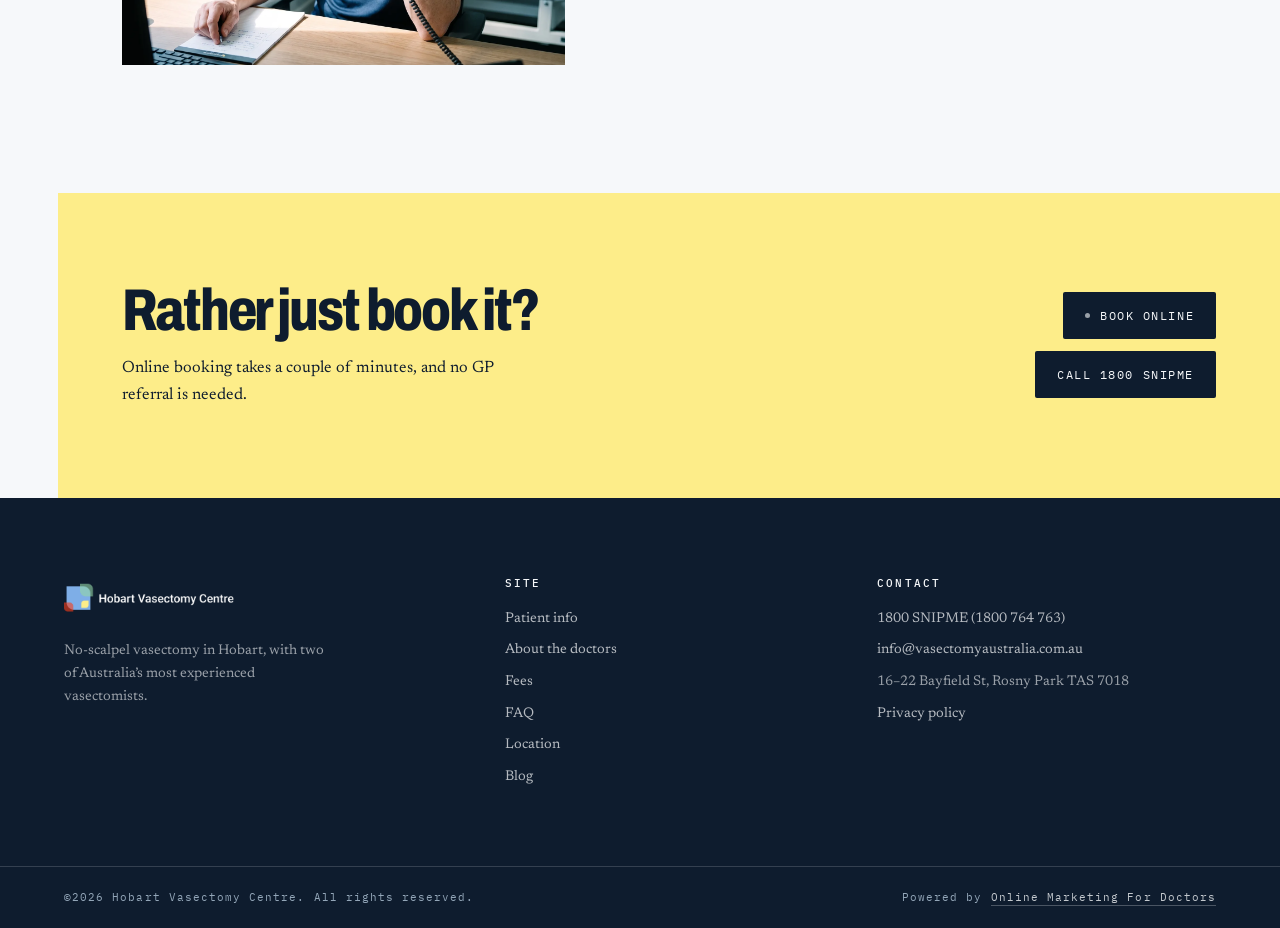
<file: contact-us.html>
<!doctype html>
<html lang="en-AU">
<head>
<meta charset="utf-8">
<meta name="viewport" content="width=device-width, initial-scale=1">
<meta name="robots" content="noindex, nofollow, noarchive, nosnippet, noimageindex">
<title>Contact Us | Hobart Vasectomy Centre</title>
<meta name="description" content="Call 1800 SNIPME, email the centre, or send a message. Free phone consultations with the doctor.">
<link rel="icon" href="/assets/brand/favicon_hobartvasectomy_com_au_64x64.png">
<link rel="preconnect" href="https://fonts.googleapis.com">
<link rel="preconnect" href="https://fonts.gstatic.com" crossorigin>
<link href="https://fonts.googleapis.com/css2?family=Archivo:wdth,wght@62..125,400..900&family=Newsreader:opsz,wght@6..72,300..700&family=IBM+Plex+Mono:wght@400;500;600&display=swap" rel="stylesheet">
<link rel="stylesheet" href="/assets/css/site.css">
<link rel="stylesheet" href="/assets/css/pages.css">
</head>
<body>
<a class="skip" href="#main">Skip to content</a>

<!-- calibration spine ---------------------------------------------------- -->
<aside class="spine" aria-hidden="true">
  <div class="spine__ticks" id="spineTicks"></div>
  <div class="spine__progress" id="spineProgress"></div>
  <div class="spine__count" id="spineCount">00%</div>
  <div class="spine__label" id="spineLabel">Hobart Vasectomy Centre</div>
</aside>

<header class="site-header" id="siteHeader">
  <div class="site-header__inner">
    <a class="brand" href="/" aria-label="Hobart Vasectomy Centre — home">
      <img src="/assets/brand/Logo.png" alt="Hobart Vasectomy Centre" width="158" height="44">
    </a>
    <nav class="nav" aria-label="Primary">
      <a href="/patient-information">Patient info</a>
      <a href="/about-us">About</a>
      <a href="/vasectomy-fees">Fees</a>
      <a href="/location">Location</a>
      <a href="/blog">Blog</a>
      <a href="/contact-us">Contact</a>
    </nav>
    <a class="btn btn--gold hdr-book" href="https://bookings.gettimely.com/vasectomyaustralia/bb/book?location=311811&amp;product=3705203%3ASV&amp;staff=288783" rel="noopener"><span class="btn__dot"></span>Book online</a>
    <a class="hdr-tel" href="tel:1800764763" aria-label="Call 1800 764 763">
      <svg viewBox="0 0 24 24" fill="none" stroke="currentColor" stroke-width="1.7" stroke-linecap="round" stroke-linejoin="round" aria-hidden="true" focusable="false">
        <path d="M22 16.9v3a2 2 0 0 1-2.2 2 19.8 19.8 0 0 1-8.6-3.1 19.5 19.5 0 0 1-6-6A19.8 19.8 0 0 1 2.1 4.2 2 2 0 0 1 4.1 2h3a2 2 0 0 1 2 1.7c.1 1 .4 1.9.7 2.8a2 2 0 0 1-.5 2.1L8.1 9.9a16 16 0 0 0 6 6l1.3-1.3a2 2 0 0 1 2.1-.4c.9.3 1.8.6 2.8.7a2 2 0 0 1 1.7 2z"/>
      </svg>
    </a>
    <button class="burger" id="burger" aria-expanded="false" aria-controls="drawer" aria-label="Open menu">
      <span></span><span></span><span></span>
    </button>
  </div>
</header>

<div class="drawer" id="drawer" data-open="false">
  <a href="/patient-information">Patient info</a>
  <a href="/about-us">About</a>
  <a href="/vasectomy-fees">Fees</a>
  <a href="/#reviews">Reviews</a>
  <a href="/location">Location</a>
  <a href="/contact-us">Contact</a>
</div>

<main id="main">
<section class="phero" data-spine="Contact us">
  <div class="phero__media"><img src="/assets/generated/27-reception.webp" alt="Reception at the clinic" width="2400" height="1018" fetchpriority="high"></div>
  <div class="phero__scrim"></div>
  <div class="wrap phero__in">
    <nav class="crumb" aria-label="Breadcrumb"><a href="/">Home</a><span aria-hidden="true">&rsaquo;</span>Contact us</nav>
    <h1>Ask us anything, <em>before</em> you book.</h1>
    <p class="phero__lede">Phone consultations with the doctor are free. There is no referral needed and no obligation to go ahead.</p>
    
  </div>
</section>
<section class="section">
  <div class="wrap">
    <div class="split split--wide">
      <div>
        <p class="kicker" data-rev>Direct lines</p>
        <h2 class="h2" data-rev data-rev-d="1">Reach the centre.</h2>
        <ul class="check" data-rev data-rev-d="2" style="margin-top:30px">
          <li><span class="check__i" aria-hidden="true"><svg viewBox="0 0 24 24" fill="none" stroke="currentColor" stroke-width="3" stroke-linecap="round" stroke-linejoin="round"><path d="M20 6 9 17l-5-5"/></svg></span><div><b><a href="tel:1800764763" style="color:var(--ink);text-decoration:none">1800 SNIPME &middot; 1800 764 763</a></b><span>The quickest way to get a question answered or a free phone consultation booked.</span></div></li>
          <li><span class="check__i" aria-hidden="true"><svg viewBox="0 0 24 24" fill="none" stroke="currentColor" stroke-width="3" stroke-linecap="round" stroke-linejoin="round"><path d="M20 6 9 17l-5-5"/></svg></span><div><b><a href="mailto:info@vasectomyaustralia.com.au" style="color:var(--ink);text-decoration:none">info@vasectomyaustralia.com.au</a></b><span>For invoices, Medicare paperwork and anything you would rather put in writing.</span></div></li>
          <li><span class="check__i" aria-hidden="true"><svg viewBox="0 0 24 24" fill="none" stroke="currentColor" stroke-width="3" stroke-linecap="round" stroke-linejoin="round"><path d="M20 6 9 17l-5-5"/></svg></span><div><b>Clarence GP Super Clinic</b><span>16&ndash;22 Bayfield St, Rosny Park TAS 7018. Entry through the centre or the pharmacy next door.</span></div></li>
          <li><span class="check__i" aria-hidden="true"><svg viewBox="0 0 24 24" fill="none" stroke="currentColor" stroke-width="3" stroke-linecap="round" stroke-linejoin="round"><path d="M20 6 9 17l-5-5"/></svg></span><div><b><a href="https://www.facebook.com/vasectomyaustralia" rel="noopener" target="_blank" style="color:var(--ink);text-decoration:none">facebook.com/vasectomyaustralia</a></b><span>Updates from the wider Vasectomy Australia practice.</span></div></li>
        </ul>
        <div class="split__media" data-rev data-rev-d="3" style="margin-top:clamp(32px,4vw,48px)">
          <img src="/assets/generated/22-matt-phone.webp" width="1600" height="1195" alt="Dr Matt Valentine taking a phone consultation" loading="lazy" decoding="async" style="aspect-ratio:4/3">
        </div>
      </div>

      <div style="background:var(--navy);padding:clamp(26px,3.4vw,44px);color:var(--paper)" data-rev data-rev-d="1">
        <p class="kicker kicker--dk">Send a message</p>
        <h2 class="h2" style="font-size:clamp(24px,2.4vw,36px);color:var(--paper)">We answer every one.</h2>
        <form class="form" style="margin-top:28px" action="#" method="post" novalidate>
          <div class="form__row form__row--2">
            <p class="field"><label for="cf-name">Your name</label><input id="cf-name" name="name" type="text" autocomplete="name" required placeholder="First and last"></p>
            <p class="field"><label for="cf-phone">Phone</label><input id="cf-phone" name="phone" type="tel" autocomplete="tel" placeholder="Best number to reach you"></p>
          </div>
          <p class="field"><label for="cf-email">Email</label><input id="cf-email" name="email" type="email" autocomplete="email" required placeholder="you@example.com"></p>
          <p class="field"><label for="cf-topic">What is this about?</label>
            <select id="cf-topic" name="topic">
              <option>Booking a vasectomy</option>
              <option>Free phone consultation</option>
              <option>Fees and Medicare</option>
              <option>After my procedure</option>
              <option>Something else</option>
            </select>
          </p>
          <p class="field"><label for="cf-msg">Message</label><textarea id="cf-msg" name="message" required placeholder="Ask us anything."></textarea></p>
          <p><button class="btn btn--gold" type="submit"><span class="btn__dot"></span>Send message</button></p>
          <p class="form__note">Please don't include sensitive medical details in this form. If your question is clinical, call <a href="tel:1800764763" style="color:var(--blue)">1800&nbsp;764&nbsp;763</a> and speak to the doctor directly.</p>
        </form>
      </div>
    </div>
  </div>
</section>
<section class="pagecta">
  <div class="wrap pagecta__in">
    <div>
      <h2 data-rev>Rather just book it?</h2>
      <p data-rev data-rev-d="1">Online booking takes a couple of minutes, and no GP referral is needed.</p>
    </div>
    <div class="pagecta__act" data-rev data-rev-d="2">
      <a class="btn btn--ink" href="https://bookings.gettimely.com/vasectomyaustralia/bb/book?location=311811&amp;product=3705203%3ASV&amp;staff=288783" rel="noopener"><span class="btn__dot"></span>Book online</a>
      <a class="btn btn--ink" href="tel:1800764763">Call 1800 SNIPME</a>
    </div>
  </div>
</section>
</main>

<footer class="site-footer">
  <div class="wrap site-footer__in">
    <div>
      <img src="/assets/brand/Logo.png" alt="Hobart Vasectomy Centre" width="170" height="48">
      <p style="max-width:34ch">No-scalpel vasectomy in Hobart, with two of Australia&rsquo;s most experienced vasectomists.</p>
    </div>
    <div>
      <h5>Site</h5>
      <ul>
        <li><a href="/patient-information">Patient info</a></li>
        <li><a href="/about-us">About the doctors</a></li>
        <li><a href="/vasectomy-fees">Fees</a></li>
        <li><a href="/patient-information#faq">FAQ</a></li>
        <li><a href="/location">Location</a></li>
        <li><a href="/blog">Blog</a></li>
      </ul>
    </div>
    <div>
      <h5>Contact</h5>
      <ul>
        <li><a href="tel:1800764763">1800 SNIPME (1800 764 763)</a></li>
        <li><a href="mailto:info@vasectomyaustralia.com.au">info@vasectomyaustralia.com.au</a></li>
        <li>16&ndash;22 Bayfield St, Rosny Park TAS 7018</li>
        <li><a href="/privacy-policy">Privacy policy</a></li>
      </ul>
    </div>
  </div>
  <div class="wrap site-footer__bar">
    <span>&copy;2026 Hobart Vasectomy Centre. All rights reserved.</span>
    <span>Powered by <a href="https://onlinemarketingfordoctors.com/" rel="noopener" target="_blank">Online Marketing For Doctors</a></span>
  </div>
</footer>

<button class="totop" id="toTop" type="button" aria-label="Back to top">
  <svg viewBox="0 0 24 24" fill="none" stroke="currentColor" stroke-width="1.8" stroke-linecap="round" stroke-linejoin="round" aria-hidden="true" focusable="false">
    <path d="M12 19V5M5 12l7-7 7 7"/>
  </svg>
</button>

<button class="totop" id="toTop" type="button" aria-label="Back to top">
  <svg viewBox="0 0 24 24" fill="none" stroke="currentColor" stroke-width="1.8" stroke-linecap="round" stroke-linejoin="round" aria-hidden="true" focusable="false">
    <path d="M12 19V5M5 12l7-7 7 7"/>
  </svg>
</button>

<script src="/assets/js/site.js" defer></script>
<script src="/assets/js/pages.js" defer></script>
</body>
</html>
</file>
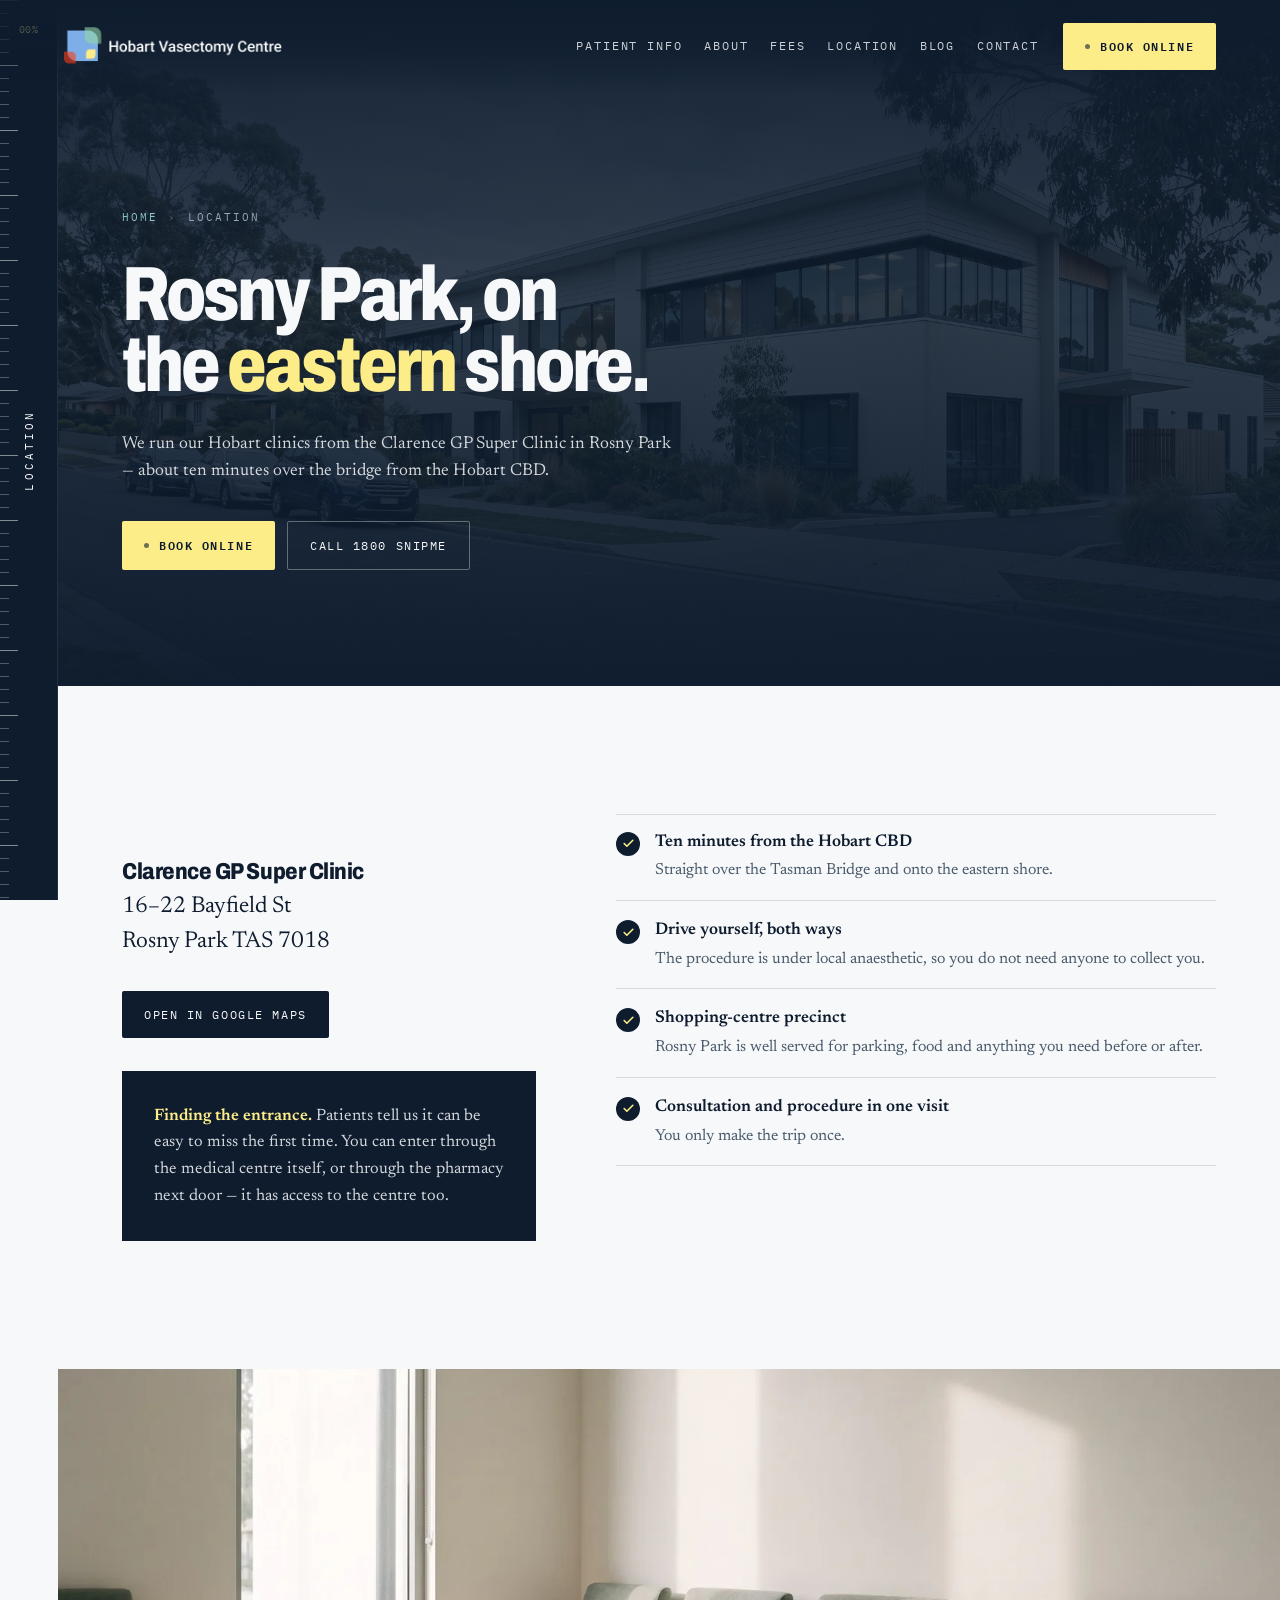
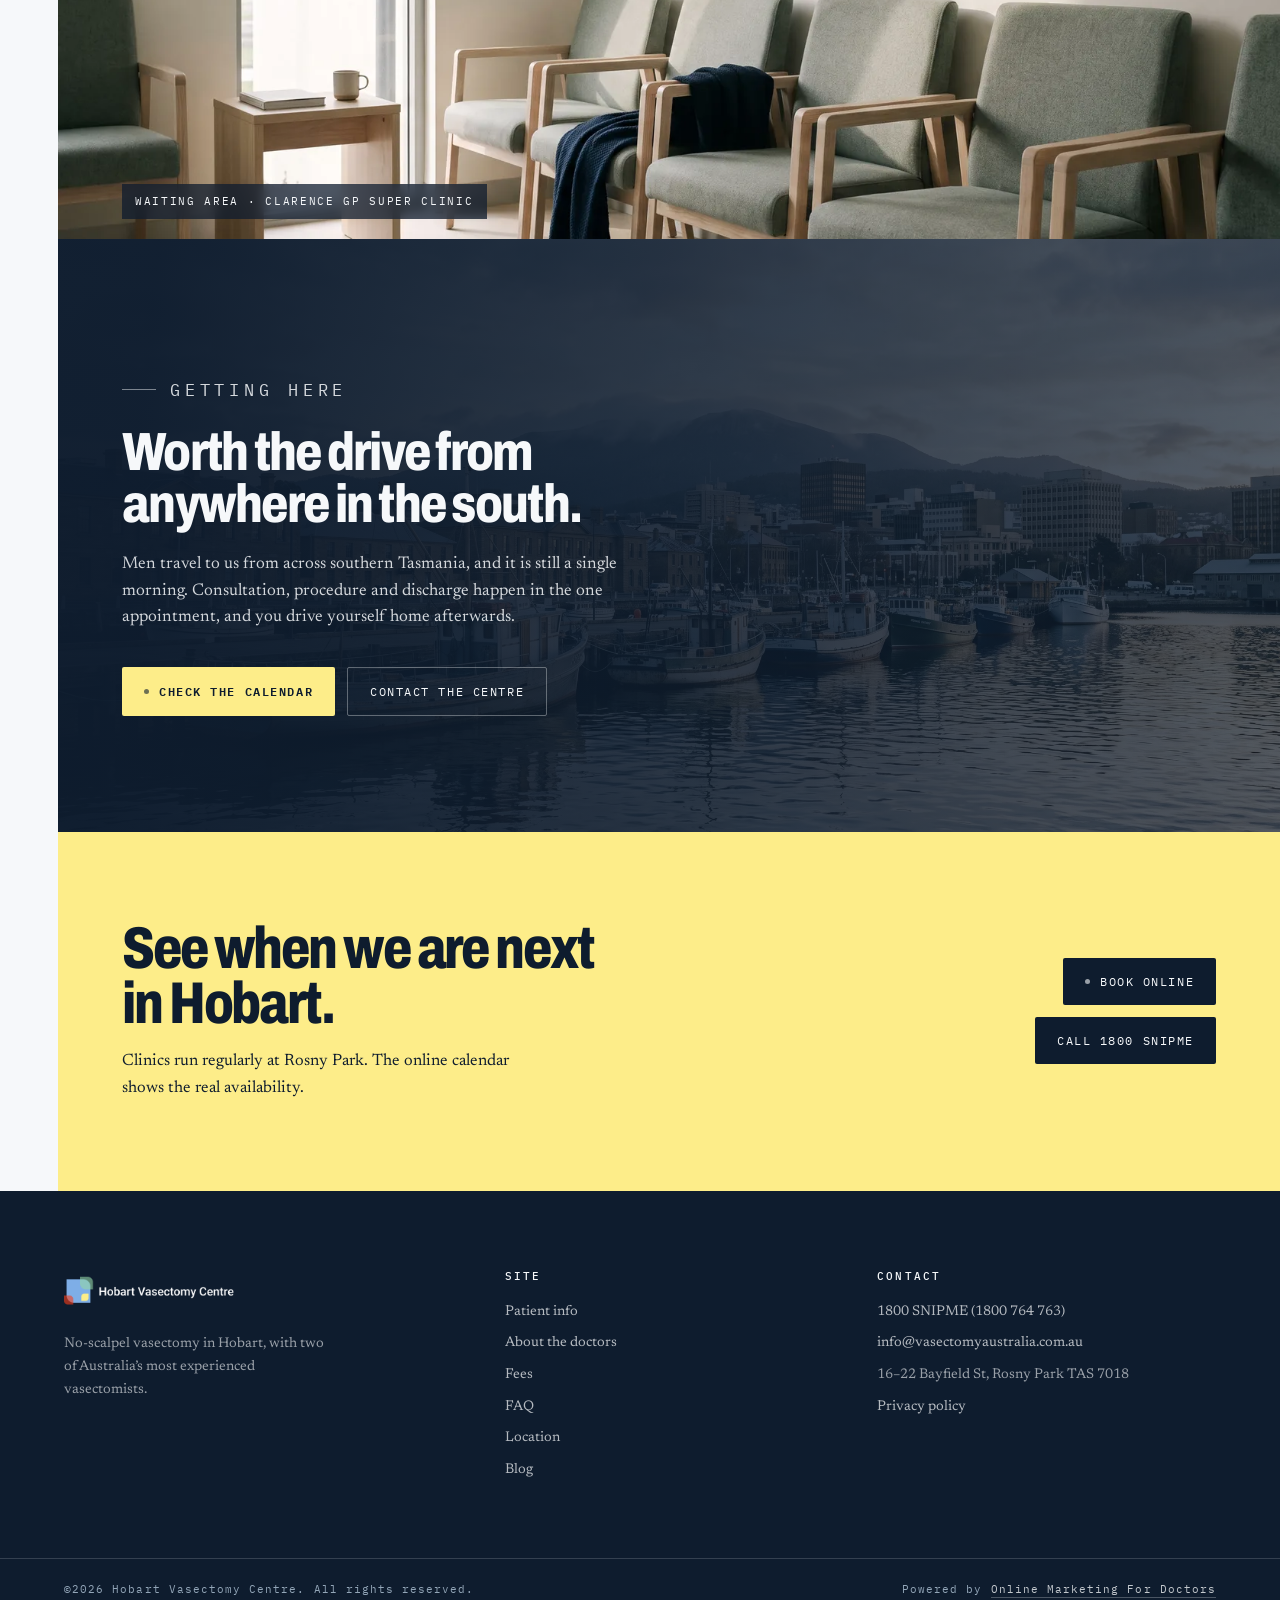
<file: location.html>
<!doctype html>
<html lang="en-AU">
<head>
<meta charset="utf-8">
<meta name="viewport" content="width=device-width, initial-scale=1">
<meta name="robots" content="noindex, nofollow, noarchive, nosnippet, noimageindex">
<title>Location | Rosny Park, Hobart | Hobart Vasectomy Centre</title>
<meta name="description" content="The Hobart Vasectomy Centre runs from the Clarence GP Super Clinic, 16-22 Bayfield St, Rosny Park TAS 7018.">
<link rel="icon" href="/assets/brand/favicon_hobartvasectomy_com_au_64x64.png">
<link rel="preconnect" href="https://fonts.googleapis.com">
<link rel="preconnect" href="https://fonts.gstatic.com" crossorigin>
<link href="https://fonts.googleapis.com/css2?family=Archivo:wdth,wght@62..125,400..900&family=Newsreader:opsz,wght@6..72,300..700&family=IBM+Plex+Mono:wght@400;500;600&display=swap" rel="stylesheet">
<link rel="stylesheet" href="/assets/css/site.css">
<link rel="stylesheet" href="/assets/css/pages.css">
</head>
<body>
<a class="skip" href="#main">Skip to content</a>

<!-- calibration spine ---------------------------------------------------- -->
<aside class="spine" aria-hidden="true">
  <div class="spine__ticks" id="spineTicks"></div>
  <div class="spine__progress" id="spineProgress"></div>
  <div class="spine__count" id="spineCount">00%</div>
  <div class="spine__label" id="spineLabel">Hobart Vasectomy Centre</div>
</aside>

<header class="site-header" id="siteHeader">
  <div class="site-header__inner">
    <a class="brand" href="/" aria-label="Hobart Vasectomy Centre — home">
      <img src="/assets/brand/Logo.png" alt="Hobart Vasectomy Centre" width="158" height="44">
    </a>
    <nav class="nav" aria-label="Primary">
      <a href="/patient-information">Patient info</a>
      <a href="/about-us">About</a>
      <a href="/vasectomy-fees">Fees</a>
      <a href="/location">Location</a>
      <a href="/blog">Blog</a>
      <a href="/contact-us">Contact</a>
    </nav>
    <a class="btn btn--gold hdr-book" href="https://bookings.gettimely.com/vasectomyaustralia/bb/book?location=311811&amp;product=3705203%3ASV&amp;staff=288783" rel="noopener"><span class="btn__dot"></span>Book online</a>
    <a class="hdr-tel" href="tel:1800764763" aria-label="Call 1800 764 763">
      <svg viewBox="0 0 24 24" fill="none" stroke="currentColor" stroke-width="1.7" stroke-linecap="round" stroke-linejoin="round" aria-hidden="true" focusable="false">
        <path d="M22 16.9v3a2 2 0 0 1-2.2 2 19.8 19.8 0 0 1-8.6-3.1 19.5 19.5 0 0 1-6-6A19.8 19.8 0 0 1 2.1 4.2 2 2 0 0 1 4.1 2h3a2 2 0 0 1 2 1.7c.1 1 .4 1.9.7 2.8a2 2 0 0 1-.5 2.1L8.1 9.9a16 16 0 0 0 6 6l1.3-1.3a2 2 0 0 1 2.1-.4c.9.3 1.8.6 2.8.7a2 2 0 0 1 1.7 2z"/>
      </svg>
    </a>
    <button class="burger" id="burger" aria-expanded="false" aria-controls="drawer" aria-label="Open menu">
      <span></span><span></span><span></span>
    </button>
  </div>
</header>

<div class="drawer" id="drawer" data-open="false">
  <a href="/patient-information">Patient info</a>
  <a href="/about-us">About</a>
  <a href="/vasectomy-fees">Fees</a>
  <a href="/#reviews">Reviews</a>
  <a href="/location">Location</a>
  <a href="/contact-us">Contact</a>
</div>

<main id="main">
<section class="phero" data-spine="Location">
  <div class="phero__media"><img src="/assets/generated/26-clinic-exterior.webp" alt="The medical centre exterior on a quiet suburban street" width="2400" height="1018" fetchpriority="high"></div>
  <div class="phero__scrim"></div>
  <div class="wrap phero__in">
    <nav class="crumb" aria-label="Breadcrumb"><a href="/">Home</a><span aria-hidden="true">&rsaquo;</span>Location</nav>
    <h1>Rosny Park, on the <em>eastern</em> shore.</h1>
    <p class="phero__lede">We run our Hobart clinics from the Clarence GP Super Clinic in Rosny Park &mdash; about ten minutes over the bridge from the Hobart CBD.</p>
    <div class="phero__act"><a class="btn btn--gold" href="https://bookings.gettimely.com/vasectomyaustralia/bb/book?location=311811&amp;product=3705203%3ASV&amp;staff=288783" rel="noopener"><span class="btn__dot"></span>Book online</a><a class="btn btn--ghost" href="tel:1800764763">Call 1800 SNIPME</a></div>
  </div>
</section>
<section class="section">
  <div class="wrap">
    <div class="split split--wide">
      <div>
        <p class="kicker" data-rev>The address</p>
        <p class="addr" data-rev data-rev-d="1" style="color:var(--ink);font-size:clamp(20px,1.8vw,28px);margin-top:0">
          <b style="display:block;font-family:var(--display);font-weight:800;font-stretch:86%;letter-spacing:-.02em">Clarence GP Super Clinic</b>
          16&ndash;22 Bayfield St<br>Rosny Park TAS 7018
        </p>
        <div style="display:grid;gap:14px;margin-top:32px" data-rev data-rev-d="2">
          <a class="btn btn--ink" href="https://maps.google.com/?q=Clarence+GP+Super+Clinic+16-22+Bayfield+St+Rosny+Park+TAS+7018" rel="noopener" target="_blank" style="justify-self:start">Open in Google Maps</a>
        </div>
        <div class="callout" data-rev data-rev-d="3" style="margin-top:32px;max-width:46ch">
          <p><b>Finding the entrance.</b> Patients tell us it can be easy to miss the first time. You can enter through the medical centre itself, or through the pharmacy next door &mdash; it has access to the centre too.</p>
        </div>
      </div>
      <div>
        <ul class="check" data-rev data-rev-d="1">
          <li><span class="check__i" aria-hidden="true"><svg viewBox="0 0 24 24" fill="none" stroke="currentColor" stroke-width="3" stroke-linecap="round" stroke-linejoin="round"><path d="M20 6 9 17l-5-5"/></svg></span><div><b>Ten minutes from the Hobart CBD</b><span>Straight over the Tasman Bridge and onto the eastern shore.</span></div></li>
          <li><span class="check__i" aria-hidden="true"><svg viewBox="0 0 24 24" fill="none" stroke="currentColor" stroke-width="3" stroke-linecap="round" stroke-linejoin="round"><path d="M20 6 9 17l-5-5"/></svg></span><div><b>Drive yourself, both ways</b><span>The procedure is under local anaesthetic, so you do not need anyone to collect you.</span></div></li>
          <li><span class="check__i" aria-hidden="true"><svg viewBox="0 0 24 24" fill="none" stroke="currentColor" stroke-width="3" stroke-linecap="round" stroke-linejoin="round"><path d="M20 6 9 17l-5-5"/></svg></span><div><b>Shopping-centre precinct</b><span>Rosny Park is well served for parking, food and anything you need before or after.</span></div></li>
          <li><span class="check__i" aria-hidden="true"><svg viewBox="0 0 24 24" fill="none" stroke="currentColor" stroke-width="3" stroke-linecap="round" stroke-linejoin="round"><path d="M20 6 9 17l-5-5"/></svg></span><div><b>Consultation and procedure in one visit</b><span>You only make the trip once.</span></div></li>
        </ul>
      </div>
    </div>
  </div>
</section>

<section class="cutband">
  <img src="/assets/generated/09-waiting.webp" width="1600" height="893" alt="The waiting area at the clinic" loading="lazy" decoding="async">
  <p class="cutband__cap">Waiting area &middot; Clarence GP Super Clinic</p>
</section>

<section class="figband">
  <div class="figband__media"><img src="/assets/generated/28-hobart-golden.webp" width="2400" height="1018" alt="Hobart waterfront at golden hour with Mount Wellington behind" loading="lazy" decoding="async"></div>
  <div class="figband__scrim"></div>
  <div class="wrap figband__in">
    <p class="kicker kicker--dk" data-rev>Getting here</p>
    <h2 data-rev data-rev-d="1">Worth the drive from anywhere in the south.</h2>
    <p data-rev data-rev-d="2">Men travel to us from across southern Tasmania, and it is still a single morning. Consultation, procedure and discharge happen in the one appointment, and you drive yourself home afterwards.</p>
    <div class="phero__act" data-rev data-rev-d="3">
      <a class="btn btn--gold" href="https://bookings.gettimely.com/vasectomyaustralia/bb/book?location=311811&amp;product=3705203%3ASV&amp;staff=288783" rel="noopener"><span class="btn__dot"></span>Check the calendar</a>
      <a class="btn btn--ghost" href="/contact-us">Contact the centre</a>
    </div>
  </div>
</section>
<section class="pagecta">
  <div class="wrap pagecta__in">
    <div>
      <h2 data-rev>See when we are next in Hobart.</h2>
      <p data-rev data-rev-d="1">Clinics run regularly at Rosny Park. The online calendar shows the real availability.</p>
    </div>
    <div class="pagecta__act" data-rev data-rev-d="2">
      <a class="btn btn--ink" href="https://bookings.gettimely.com/vasectomyaustralia/bb/book?location=311811&amp;product=3705203%3ASV&amp;staff=288783" rel="noopener"><span class="btn__dot"></span>Book online</a>
      <a class="btn btn--ink" href="tel:1800764763">Call 1800 SNIPME</a>
    </div>
  </div>
</section>
</main>

<footer class="site-footer">
  <div class="wrap site-footer__in">
    <div>
      <img src="/assets/brand/Logo.png" alt="Hobart Vasectomy Centre" width="170" height="48">
      <p style="max-width:34ch">No-scalpel vasectomy in Hobart, with two of Australia&rsquo;s most experienced vasectomists.</p>
    </div>
    <div>
      <h5>Site</h5>
      <ul>
        <li><a href="/patient-information">Patient info</a></li>
        <li><a href="/about-us">About the doctors</a></li>
        <li><a href="/vasectomy-fees">Fees</a></li>
        <li><a href="/patient-information#faq">FAQ</a></li>
        <li><a href="/location">Location</a></li>
        <li><a href="/blog">Blog</a></li>
      </ul>
    </div>
    <div>
      <h5>Contact</h5>
      <ul>
        <li><a href="tel:1800764763">1800 SNIPME (1800 764 763)</a></li>
        <li><a href="mailto:info@vasectomyaustralia.com.au">info@vasectomyaustralia.com.au</a></li>
        <li>16&ndash;22 Bayfield St, Rosny Park TAS 7018</li>
        <li><a href="/privacy-policy">Privacy policy</a></li>
      </ul>
    </div>
  </div>
  <div class="wrap site-footer__bar">
    <span>&copy;2026 Hobart Vasectomy Centre. All rights reserved.</span>
    <span>Powered by <a href="https://onlinemarketingfordoctors.com/" rel="noopener" target="_blank">Online Marketing For Doctors</a></span>
  </div>
</footer>

<button class="totop" id="toTop" type="button" aria-label="Back to top">
  <svg viewBox="0 0 24 24" fill="none" stroke="currentColor" stroke-width="1.8" stroke-linecap="round" stroke-linejoin="round" aria-hidden="true" focusable="false">
    <path d="M12 19V5M5 12l7-7 7 7"/>
  </svg>
</button>

<button class="totop" id="toTop" type="button" aria-label="Back to top">
  <svg viewBox="0 0 24 24" fill="none" stroke="currentColor" stroke-width="1.8" stroke-linecap="round" stroke-linejoin="round" aria-hidden="true" focusable="false">
    <path d="M12 19V5M5 12l7-7 7 7"/>
  </svg>
</button>

<script src="/assets/js/site.js" defer></script>
<script src="/assets/js/pages.js" defer></script>
</body>
</html>
</file>
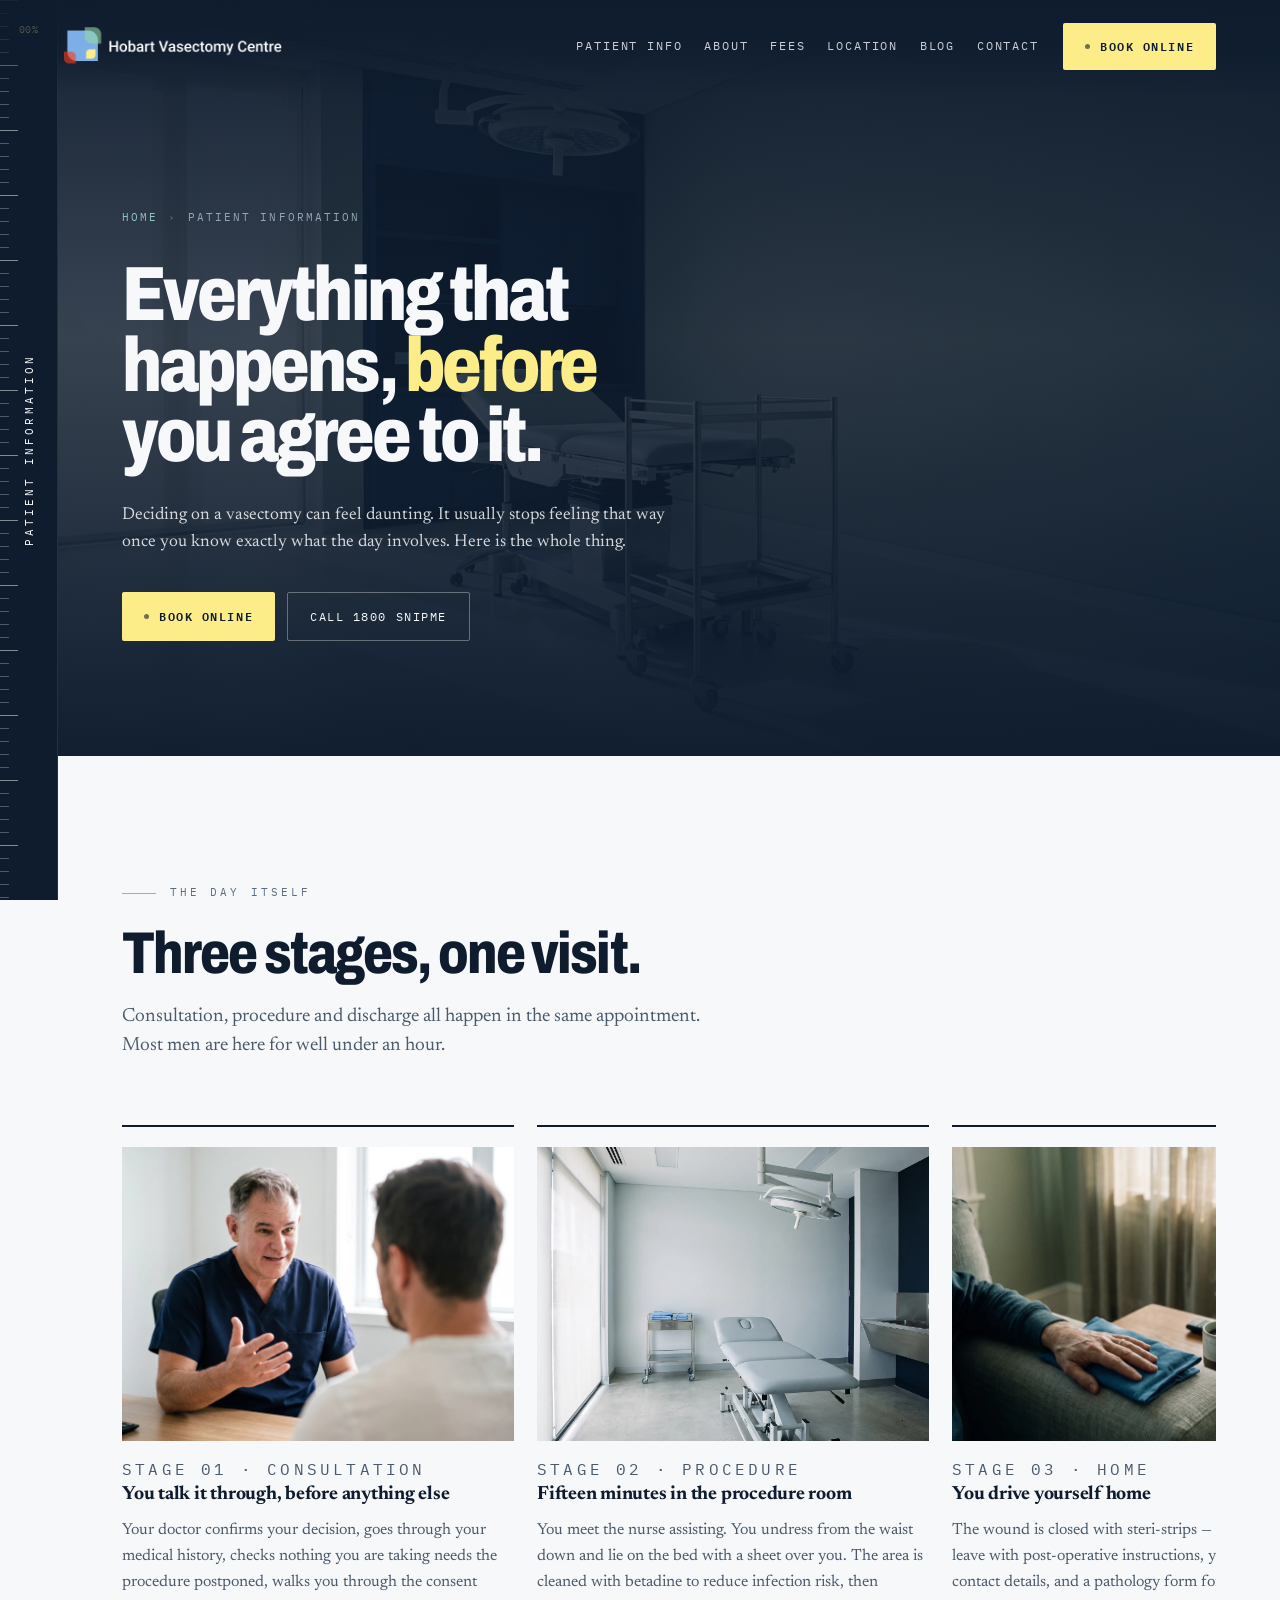
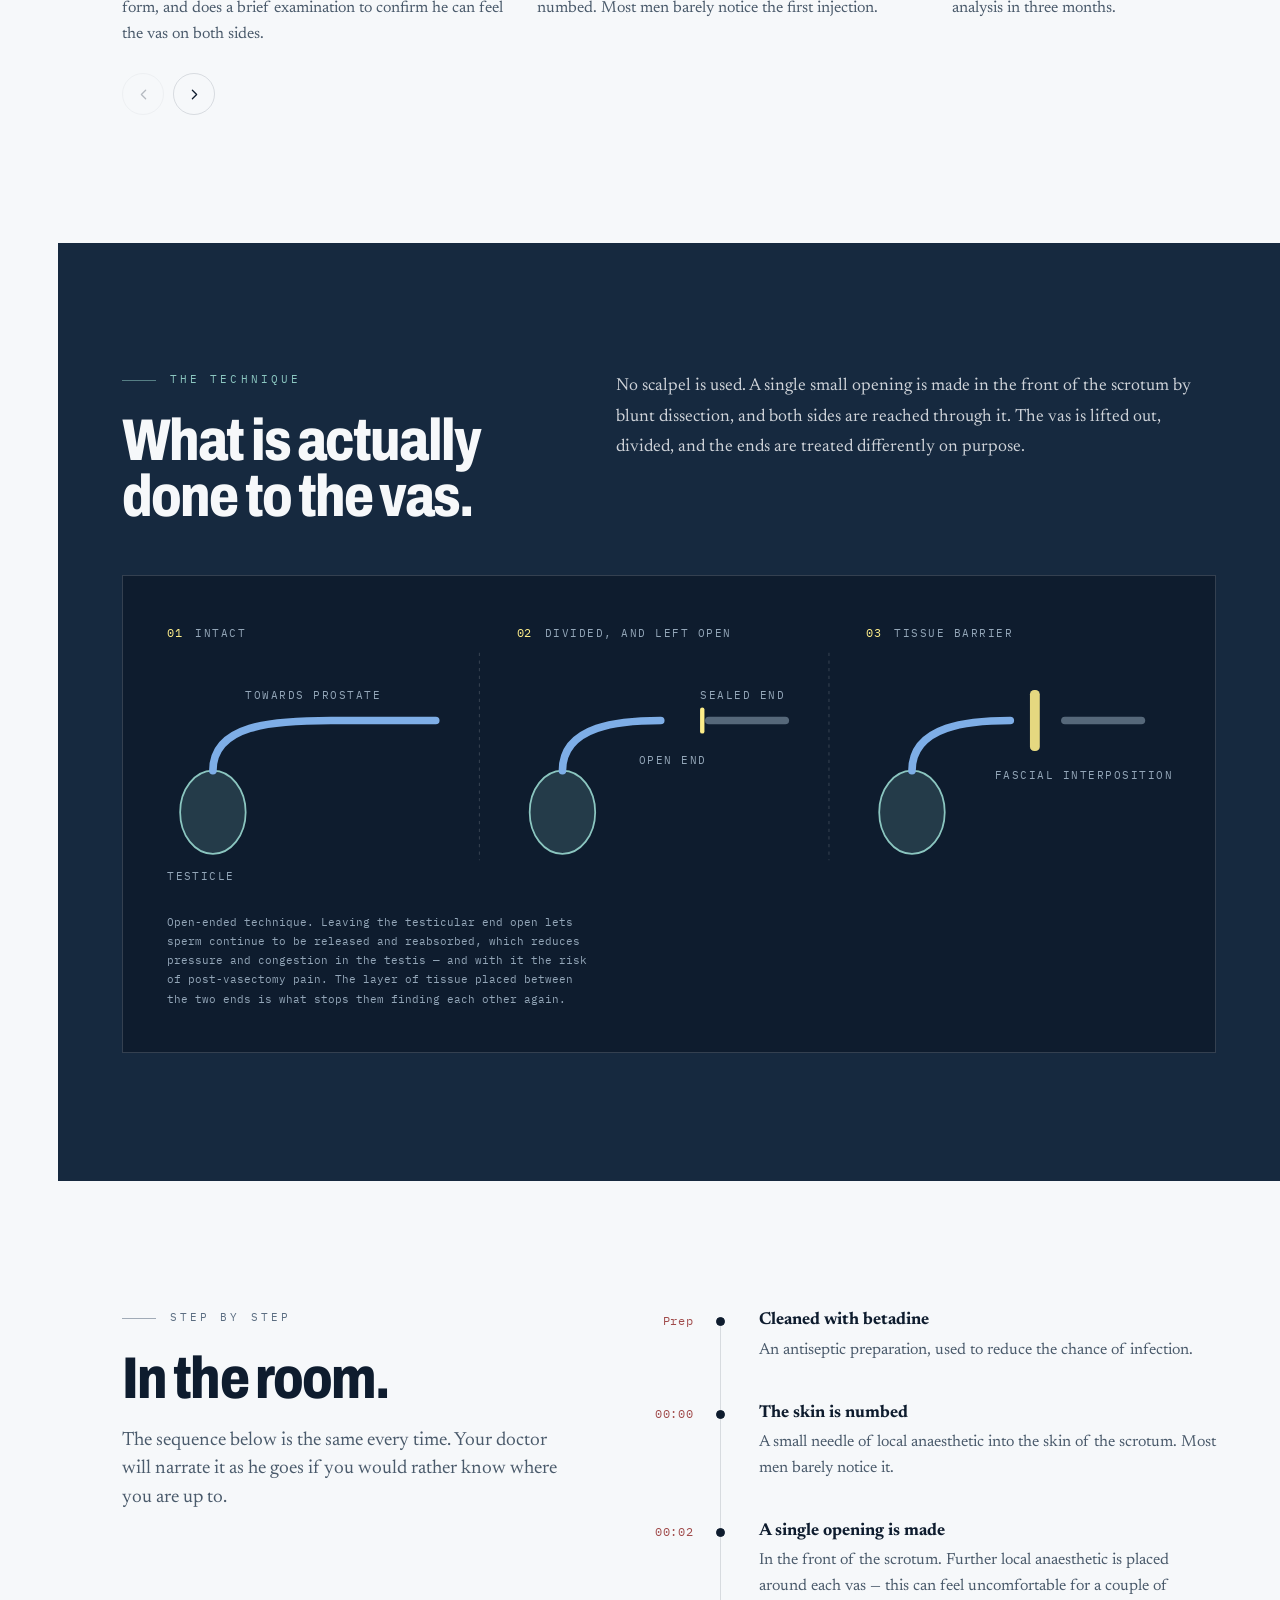
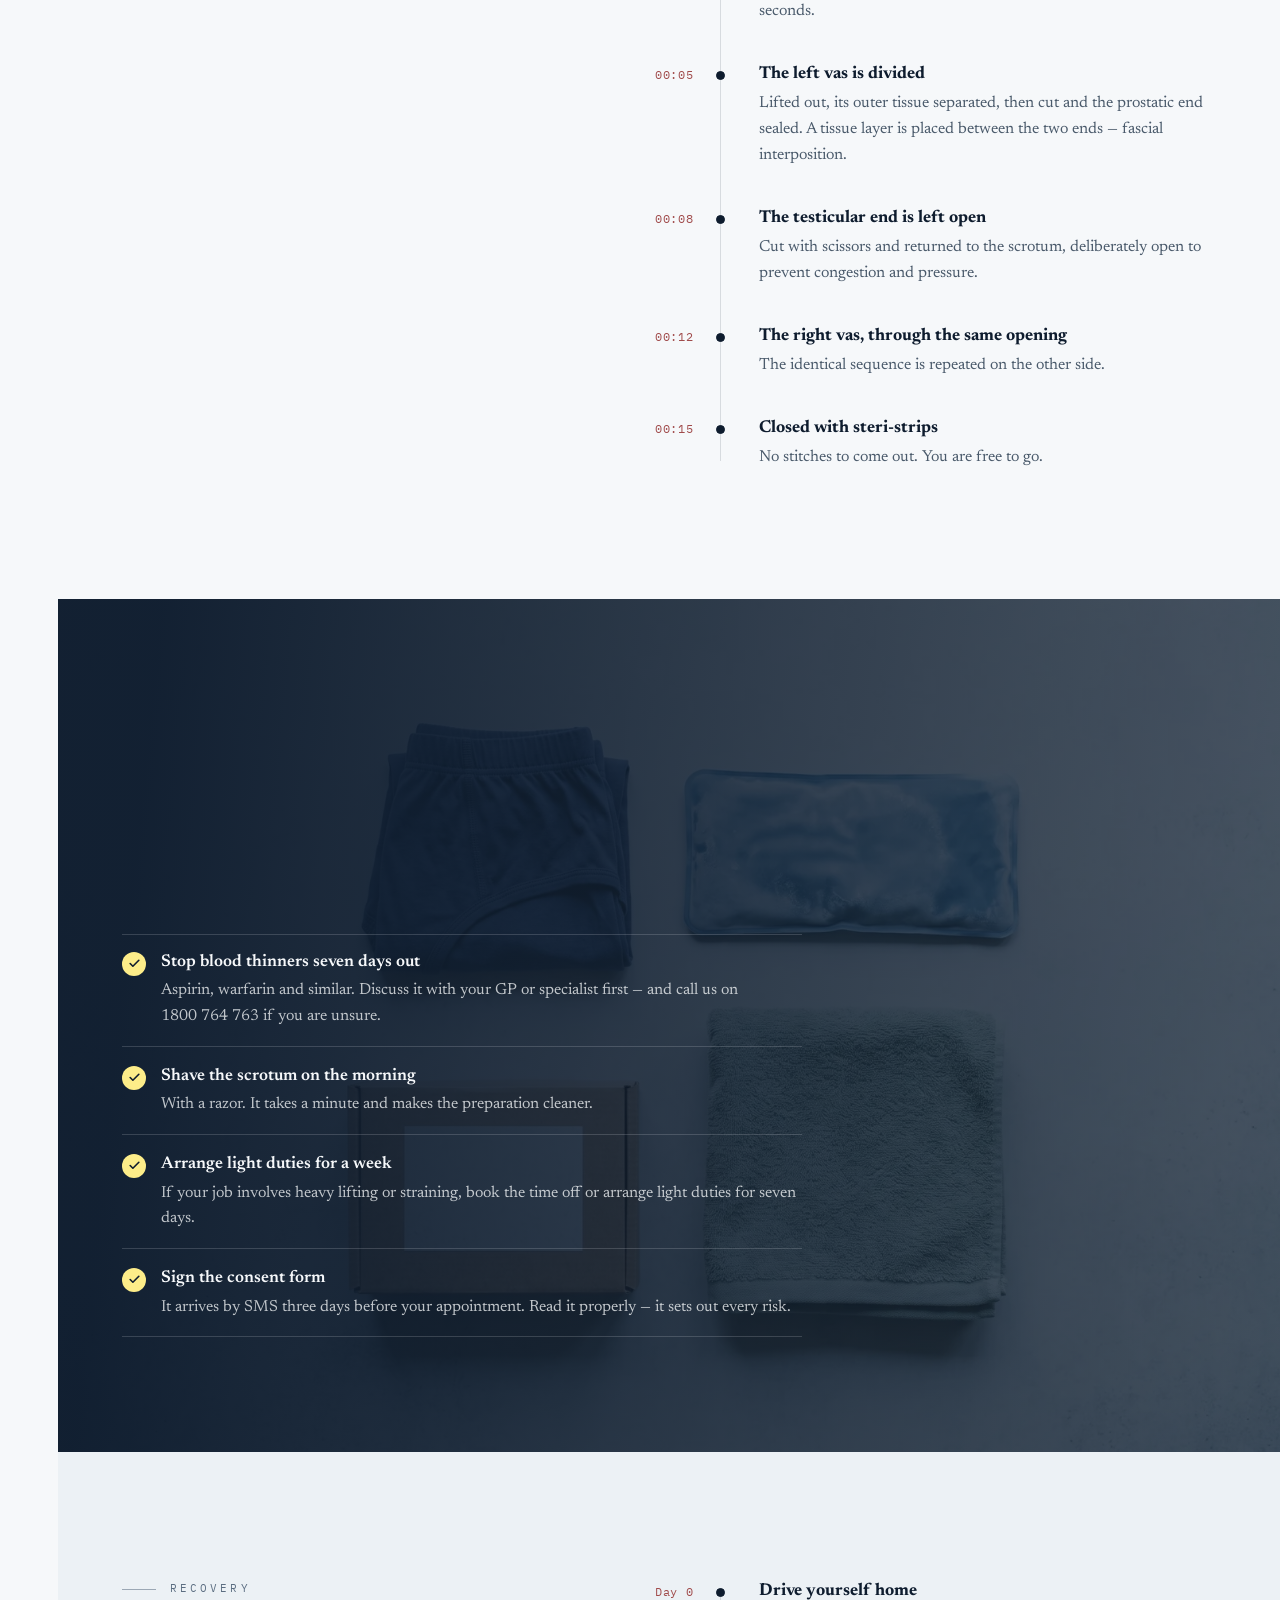
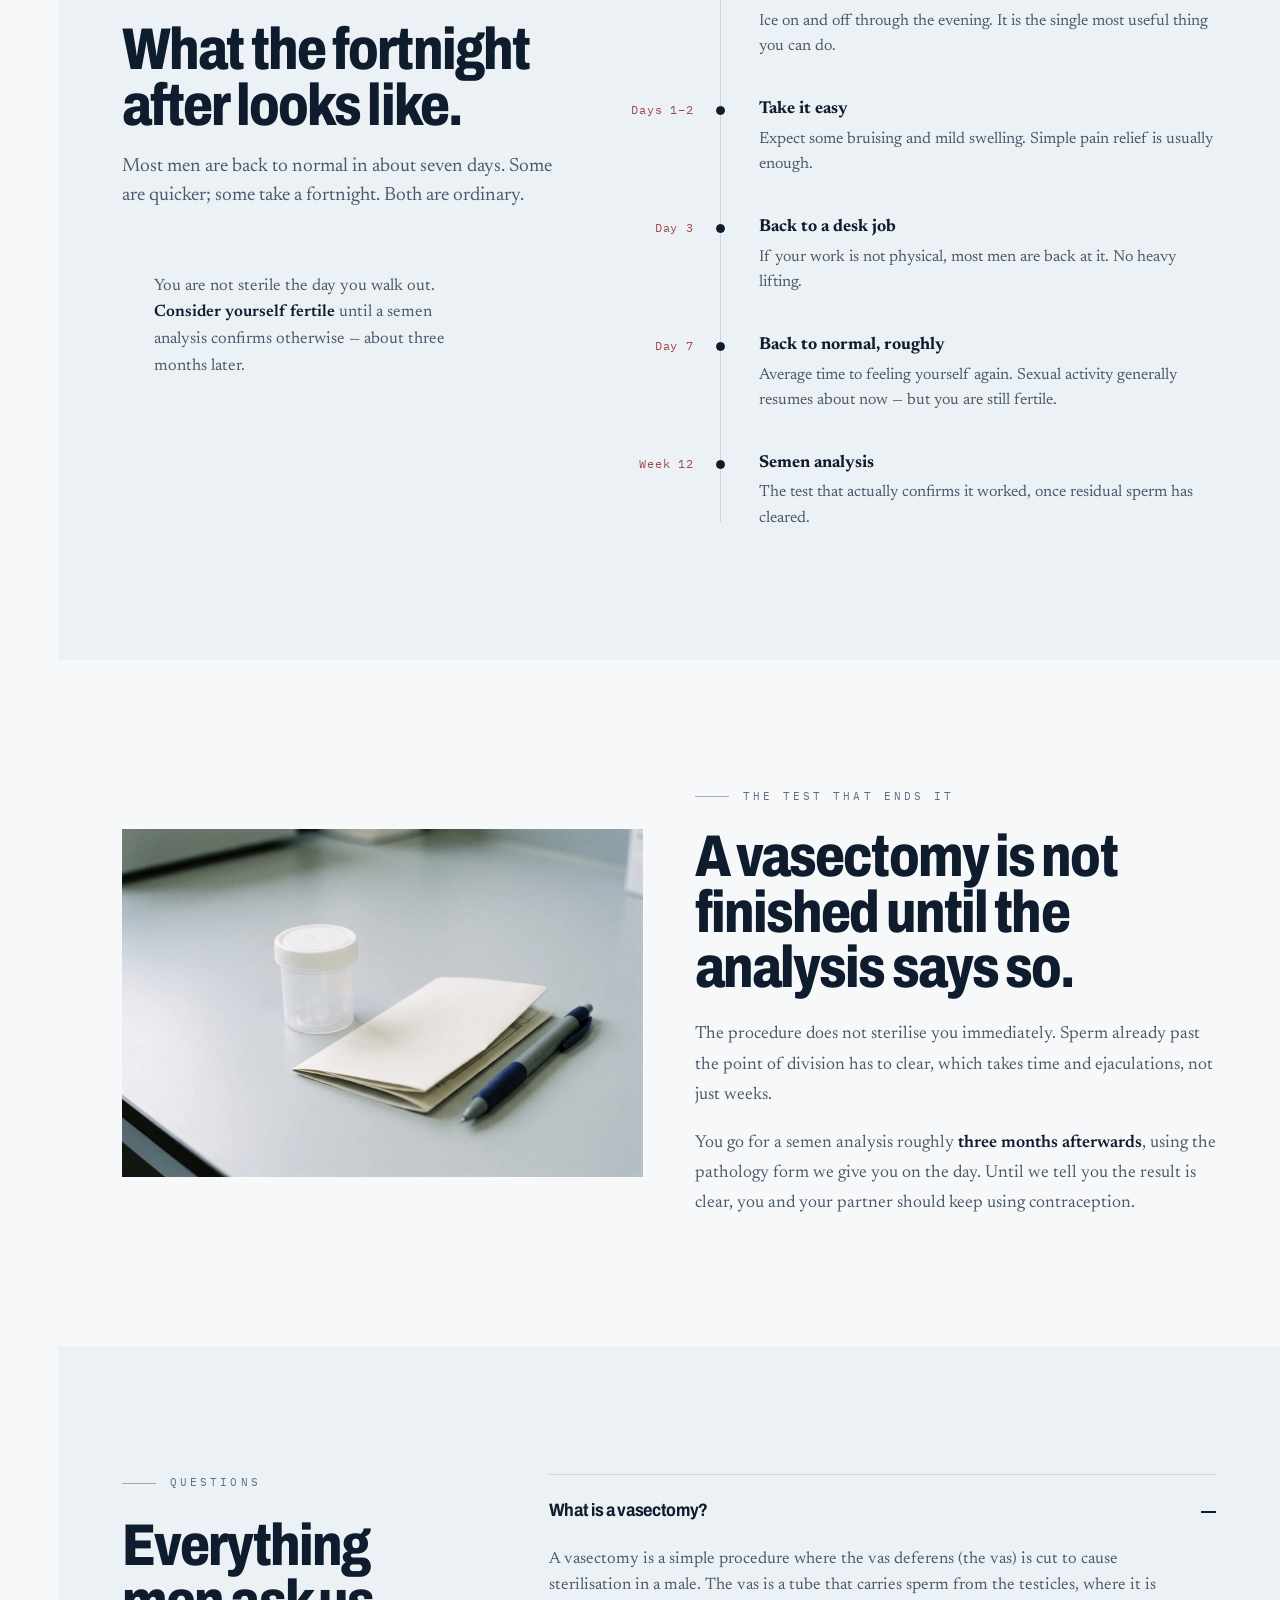
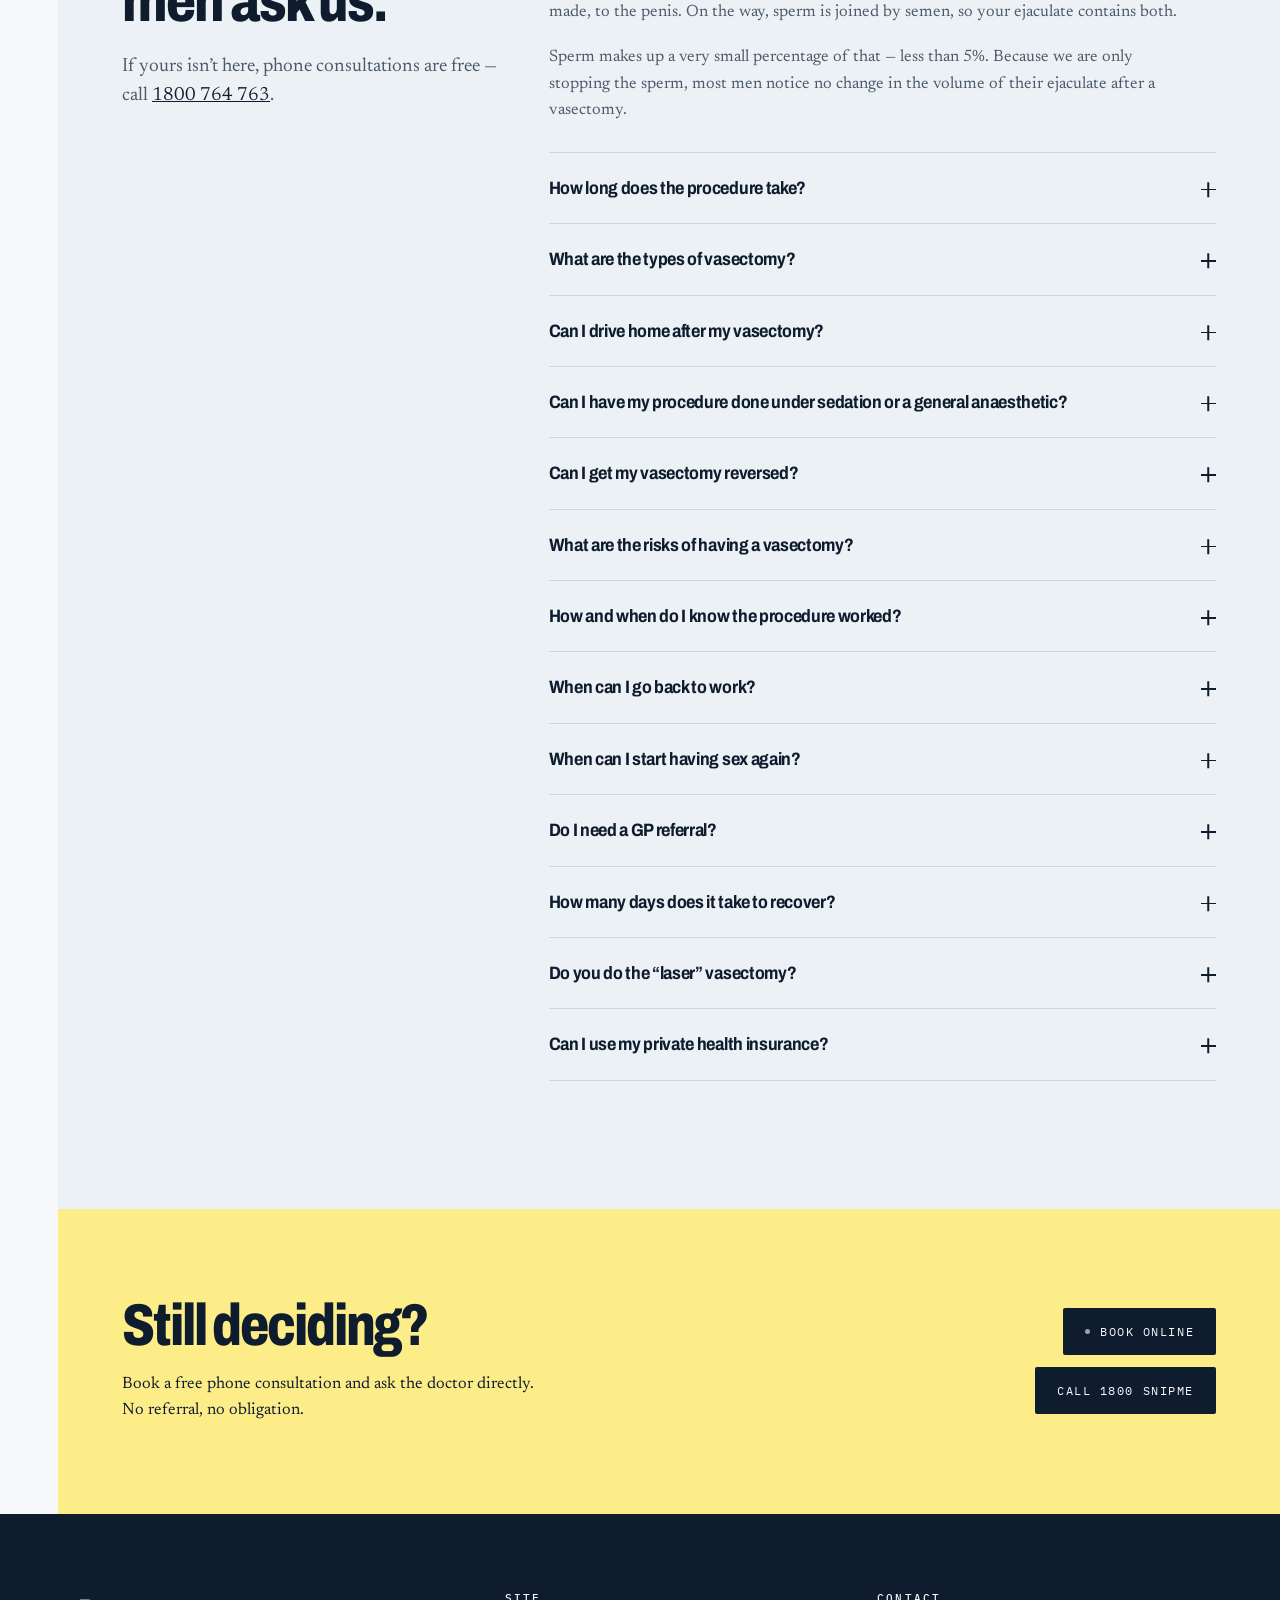
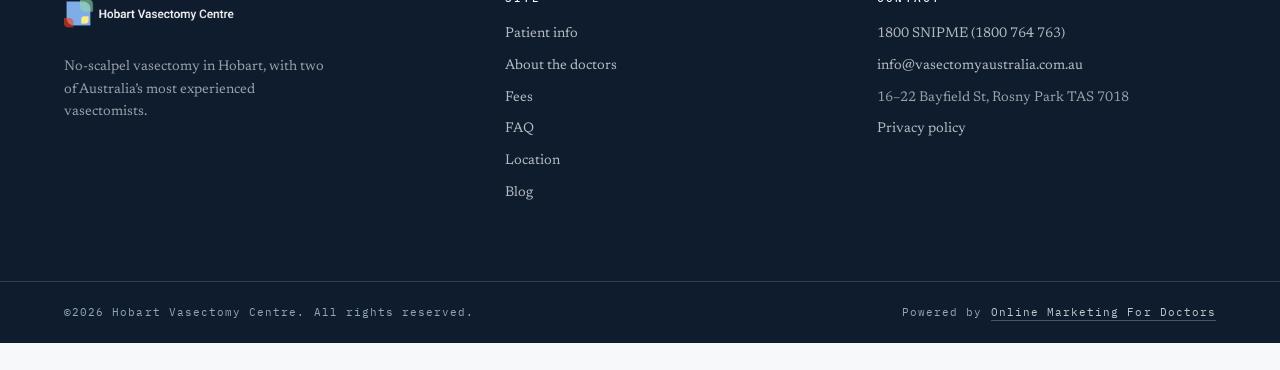
<file: patient-information.html>
<!doctype html>
<html lang="en-AU">
<head>
<meta charset="utf-8">
<meta name="viewport" content="width=device-width, initial-scale=1">
<meta name="robots" content="noindex, nofollow, noarchive, nosnippet, noimageindex">
<title>Patient Information | No-Scalpel Vasectomy Explained</title>
<meta name="description" content="What happens before, during and after a no-scalpel vasectomy at the Hobart Vasectomy Centre.">
<link rel="icon" href="/assets/brand/favicon_hobartvasectomy_com_au_64x64.png">
<link rel="preconnect" href="https://fonts.googleapis.com">
<link rel="preconnect" href="https://fonts.gstatic.com" crossorigin>
<link href="https://fonts.googleapis.com/css2?family=Archivo:wdth,wght@62..125,400..900&family=Newsreader:opsz,wght@6..72,300..700&family=IBM+Plex+Mono:wght@400;500;600&display=swap" rel="stylesheet">
<link rel="stylesheet" href="/assets/css/site.css">
<link rel="stylesheet" href="/assets/css/pages.css">
</head>
<body>
<a class="skip" href="#main">Skip to content</a>

<!-- calibration spine ---------------------------------------------------- -->
<aside class="spine" aria-hidden="true">
  <div class="spine__ticks" id="spineTicks"></div>
  <div class="spine__progress" id="spineProgress"></div>
  <div class="spine__count" id="spineCount">00%</div>
  <div class="spine__label" id="spineLabel">Hobart Vasectomy Centre</div>
</aside>

<header class="site-header" id="siteHeader">
  <div class="site-header__inner">
    <a class="brand" href="/" aria-label="Hobart Vasectomy Centre — home">
      <img src="/assets/brand/Logo.png" alt="Hobart Vasectomy Centre" width="158" height="44">
    </a>
    <nav class="nav" aria-label="Primary">
      <a href="/patient-information">Patient info</a>
      <a href="/about-us">About</a>
      <a href="/vasectomy-fees">Fees</a>
      <a href="/location">Location</a>
      <a href="/blog">Blog</a>
      <a href="/contact-us">Contact</a>
    </nav>
    <a class="btn btn--gold hdr-book" href="https://bookings.gettimely.com/vasectomyaustralia/bb/book?location=311811&amp;product=3705203%3ASV&amp;staff=288783" rel="noopener"><span class="btn__dot"></span>Book online</a>
    <a class="hdr-tel" href="tel:1800764763" aria-label="Call 1800 764 763">
      <svg viewBox="0 0 24 24" fill="none" stroke="currentColor" stroke-width="1.7" stroke-linecap="round" stroke-linejoin="round" aria-hidden="true" focusable="false">
        <path d="M22 16.9v3a2 2 0 0 1-2.2 2 19.8 19.8 0 0 1-8.6-3.1 19.5 19.5 0 0 1-6-6A19.8 19.8 0 0 1 2.1 4.2 2 2 0 0 1 4.1 2h3a2 2 0 0 1 2 1.7c.1 1 .4 1.9.7 2.8a2 2 0 0 1-.5 2.1L8.1 9.9a16 16 0 0 0 6 6l1.3-1.3a2 2 0 0 1 2.1-.4c.9.3 1.8.6 2.8.7a2 2 0 0 1 1.7 2z"/>
      </svg>
    </a>
    <button class="burger" id="burger" aria-expanded="false" aria-controls="drawer" aria-label="Open menu">
      <span></span><span></span><span></span>
    </button>
  </div>
</header>

<div class="drawer" id="drawer" data-open="false">
  <a href="/patient-information">Patient info</a>
  <a href="/about-us">About</a>
  <a href="/vasectomy-fees">Fees</a>
  <a href="/#reviews">Reviews</a>
  <a href="/location">Location</a>
  <a href="/contact-us">Contact</a>
</div>

<main id="main">
<section class="phero" data-spine="Patient information">
  <div class="phero__media"><img src="/assets/generated/31-procedure-wide.webp" alt="The procedure room at the Hobart Vasectomy Centre" width="2400" height="1018" fetchpriority="high"></div>
  <div class="phero__scrim"></div>
  <div class="wrap phero__in">
    <nav class="crumb" aria-label="Breadcrumb"><a href="/">Home</a><span aria-hidden="true">&rsaquo;</span>Patient information</nav>
    <h1>Everything that happens, <em>before</em> you agree to it.</h1>
    <p class="phero__lede">Deciding on a vasectomy can feel daunting. It usually stops feeling that way once you know exactly what the day involves. Here is the whole thing.</p>
    <div class="phero__act"><a class="btn btn--gold" href="https://bookings.gettimely.com/vasectomyaustralia/bb/book?location=311811&amp;product=3705203%3ASV&amp;staff=288783" rel="noopener"><span class="btn__dot"></span>Book online</a><a class="btn btn--ghost" href="tel:1800764763">Call 1800 SNIPME</a></div>
  </div>
</section>
<section class="section">
  <div class="wrap">
    <p class="kicker" data-rev>The day itself</p>
    <h2 class="h2" data-rev data-rev-d="1">Three stages, one visit.</h2>
    <p class="lede" data-rev data-rev-d="2" style="margin-top:22px">Consultation, procedure and discharge all happen in the same appointment. Most men are here for well under an hour.</p>

    <div class="slider" data-slider style="margin-top:clamp(38px,5vw,64px)">
      <div class="slider__rail" data-rail tabindex="0" aria-label="The three stages of your visit">
        <article class="slide">
          <img src="/assets/generated/03-geoff-consult.webp" width="1600" height="1195" alt="A consultation before the procedure" loading="lazy" decoding="async">
          <p class="slide__k">Stage 01 &middot; Consultation</p>
          <h3>You talk it through, before anything else</h3>
          <p>Your doctor confirms your decision, goes through your medical history, checks nothing you are taking needs the procedure postponed, walks you through the consent form, and does a brief examination to confirm he can feel the vas on both sides.</p>
        </article>
        <article class="slide">
          <img src="/assets/generated/06-procedure-room.webp" width="1600" height="1073" alt="The procedure room" loading="lazy" decoding="async">
          <p class="slide__k">Stage 02 &middot; Procedure</p>
          <h3>Fifteen minutes in the procedure room</h3>
          <p>You meet the nurse assisting. You undress from the waist down and lie on the bed with a sheet over you. The area is cleaned with betadine to reduce infection risk, then numbed. Most men barely notice the first injection.</p>
        </article>
        <article class="slide">
          <img src="/assets/generated/23-recovery-home.webp" width="1600" height="1600" alt="Resting at home after the procedure" loading="lazy" decoding="async">
          <p class="slide__k">Stage 03 &middot; Home</p>
          <h3>You drive yourself home</h3>
          <p>The wound is closed with steri-strips &mdash; no stitches. You leave with post-operative instructions, your doctor's direct contact details, and a pathology form for the semen analysis in three months.</p>
        </article>
      </div>
      <div class="slider__nav">
        <button class="slider__btn" data-prev type="button" aria-label="Previous stage"><svg viewBox="0 0 24 24" fill="none" stroke="currentColor" stroke-width="1.8" stroke-linecap="round" stroke-linejoin="round"><path d="M15 18l-6-6 6-6"/></svg></button>
        <button class="slider__btn" data-next type="button" aria-label="Next stage"><svg viewBox="0 0 24 24" fill="none" stroke="currentColor" stroke-width="1.8" stroke-linecap="round" stroke-linejoin="round"><path d="M9 18l6-6-6-6"/></svg></button>
      </div>
    </div>
  </div>
</section>

<section class="section diagram">
  <div class="wrap">
    <div class="split split--wide" style="margin-bottom:clamp(34px,4vw,52px)">
      <div>
        <p class="kicker kicker--dk" data-rev>The technique</p>
        <h2 class="h2" data-rev data-rev-d="1">What is actually done to the vas.</h2>
      </div>
      <div class="prose prose--dk" data-rev data-rev-d="2">
        <p>No scalpel is used. A single small opening is made in the front of the scrotum by blunt dissection, and both sides are reached through it. The vas is lifted out, divided, and the ends are treated differently on purpose.</p>
      </div>
    </div>
    <figure class="diagram__fig" data-rev>
      <svg viewBox="0 0 920 250" role="img" aria-labelledby="dgTitle dgDesc">
        <title id="dgTitle">How the vas deferens is divided in a no-scalpel, open-ended vasectomy</title>
        <desc id="dgDesc">Three stages. First the vas deferens runs intact from the testicle towards the prostate. Second, the tube is divided: the prostatic end is sealed and the testicular end is deliberately left open. Third, a thin layer of tissue is placed between the two ends so they cannot rejoin.</desc>

        <!-- stage 1 -->
        <g transform="translate(0,0)">
          <text class="dg-key" x="0" y="16">01</text>
          <text class="dg-label" x="26" y="16">Intact</text>
          <ellipse class="dg-organ" cx="42" cy="176" rx="30" ry="38"/>
          <path class="dg-tube" d="M42 138 C42 96 96 92 150 92 L246 92"/>
          <text class="dg-label" x="0" y="238">Testicle</text>
          <text class="dg-label" x="196" y="72" text-anchor="end">Towards prostate</text>
        </g>
        <line class="dg-rule" x1="286" y1="30" x2="286" y2="220"/>

        <!-- stage 2 -->
        <g transform="translate(320,0)">
          <text class="dg-key" x="0" y="16">02</text>
          <text class="dg-label" x="26" y="16">Divided, and left open</text>
          <ellipse class="dg-organ" cx="42" cy="176" rx="30" ry="38"/>
          <path class="dg-tube" d="M42 138 C42 96 96 92 132 92"/>
          <path class="dg-tube dg-tube--cut" d="M176 92 L246 92"/>
          <path d="M170 82 L170 102" stroke="#FDED89" stroke-width="4" stroke-linecap="round"/>
          <text class="dg-label" x="112" y="132">Open end</text>
          <text class="dg-label" x="246" y="72" text-anchor="end">Sealed end</text>
        </g>
        <line class="dg-rule" x1="606" y1="30" x2="606" y2="220"/>

        <!-- stage 3 -->
        <g transform="translate(640,0)">
          <text class="dg-key" x="0" y="16">03</text>
          <text class="dg-label" x="26" y="16">Tissue barrier</text>
          <ellipse class="dg-organ" cx="42" cy="176" rx="30" ry="38"/>
          <path class="dg-tube" d="M42 138 C42 96 96 92 132 92"/>
          <path class="dg-tube dg-tube--cut" d="M182 92 L252 92"/>
          <rect class="dg-tissue" x="150" y="64" width="9" height="56" rx="4"/>
          <text class="dg-label" x="118" y="146">Fascial interposition</text>
        </g>
      </svg>
      <figcaption>Open-ended technique. Leaving the testicular end open lets sperm continue to be released and reabsorbed, which reduces pressure and congestion in the testis &mdash; and with it the risk of post-vasectomy pain. The layer of tissue placed between the two ends is what stops them finding each other again.</figcaption>
    </figure>
  </div>
</section>

<section class="section">
  <div class="wrap">
    <div class="split split--wide">
      <div>
        <p class="kicker" data-rev>Step by step</p>
        <h2 class="h2" data-rev data-rev-d="1">In the room.</h2>
        <p class="lede" data-rev data-rev-d="2" style="margin-top:20px">The sequence below is the same every time. Your doctor will narrate it as he goes if you would rather know where you are up to.</p>
      </div>
      <ol class="tl" data-rev data-rev-d="1">
        <li><span class="tl__y">Prep</span><div class="tl__c"><b>Cleaned with betadine</b><span>An antiseptic preparation, used to reduce the chance of infection.</span></div></li>
        <li><span class="tl__y">00:00</span><div class="tl__c"><b>The skin is numbed</b><span>A small needle of local anaesthetic into the skin of the scrotum. Most men barely notice it.</span></div></li>
        <li><span class="tl__y">00:02</span><div class="tl__c"><b>A single opening is made</b><span>In the front of the scrotum. Further local anaesthetic is placed around each vas &mdash; this can feel uncomfortable for a couple of seconds.</span></div></li>
        <li><span class="tl__y">00:05</span><div class="tl__c"><b>The left vas is divided</b><span>Lifted out, its outer tissue separated, then cut and the prostatic end sealed. A tissue layer is placed between the two ends &mdash; fascial interposition.</span></div></li>
        <li><span class="tl__y">00:08</span><div class="tl__c"><b>The testicular end is left open</b><span>Cut with scissors and returned to the scrotum, deliberately open to prevent congestion and pressure.</span></div></li>
        <li><span class="tl__y">00:12</span><div class="tl__c"><b>The right vas, through the same opening</b><span>The identical sequence is repeated on the other side.</span></div></li>
        <li><span class="tl__y">00:15</span><div class="tl__c"><b>Closed with steri-strips</b><span>No stitches to come out. You are free to go.</span></div></li>
      </ol>
    </div>
  </div>
</section>

<section class="figband">
  <div class="figband__media"><img src="/assets/generated/30-recovery-kit.webp" width="1600" height="1073" alt="A simple recovery kit laid out" loading="lazy" decoding="async"></div>
  <div class="figband__scrim"></div>
  <div class="wrap figband__in">
    <p class="kicker kicker--dk" data-rev>Before the day</p>
    <h2 data-rev data-rev-d="1">Four things to sort out beforehand.</h2>
    <ul class="check check--dk" style="margin-top:clamp(28px,3.5vw,44px);max-width:680px" data-rev data-rev-d="2">
      <li><span class="check__i" aria-hidden="true"><svg viewBox="0 0 24 24" fill="none" stroke="currentColor" stroke-width="3" stroke-linecap="round" stroke-linejoin="round"><path d="M20 6 9 17l-5-5"/></svg></span><div><b>Stop blood thinners seven days out</b><span>Aspirin, warfarin and similar. Discuss it with your GP or specialist first &mdash; and call us on 1800&nbsp;764&nbsp;763 if you are unsure.</span></div></li>
      <li><span class="check__i" aria-hidden="true"><svg viewBox="0 0 24 24" fill="none" stroke="currentColor" stroke-width="3" stroke-linecap="round" stroke-linejoin="round"><path d="M20 6 9 17l-5-5"/></svg></span><div><b>Shave the scrotum on the morning</b><span>With a razor. It takes a minute and makes the preparation cleaner.</span></div></li>
      <li><span class="check__i" aria-hidden="true"><svg viewBox="0 0 24 24" fill="none" stroke="currentColor" stroke-width="3" stroke-linecap="round" stroke-linejoin="round"><path d="M20 6 9 17l-5-5"/></svg></span><div><b>Arrange light duties for a week</b><span>If your job involves heavy lifting or straining, book the time off or arrange light duties for seven days.</span></div></li>
      <li><span class="check__i" aria-hidden="true"><svg viewBox="0 0 24 24" fill="none" stroke="currentColor" stroke-width="3" stroke-linecap="round" stroke-linejoin="round"><path d="M20 6 9 17l-5-5"/></svg></span><div><b>Sign the consent form</b><span>It arrives by SMS three days before your appointment. Read it properly &mdash; it sets out every risk.</span></div></li>
    </ul>
  </div>
</section>

<section class="section" style="background:var(--paper-2)">
  <div class="wrap">
    <div class="split split--wide">
      <div>
        <p class="kicker" data-rev>Recovery</p>
        <h2 class="h2" data-rev data-rev-d="1">What the fortnight after looks like.</h2>
        <p class="lede" data-rev data-rev-d="2" style="margin-top:20px">Most men are back to normal in about seven days. Some are quicker; some take a fortnight. Both are ordinary.</p>
        <div class="callout callout--paper" data-rev data-rev-d="3" style="margin-top:30px;max-width:44ch">
          <p>You are not sterile the day you walk out. <b style="color:var(--navy)">Consider yourself fertile</b> until a semen analysis confirms otherwise &mdash; about three months later.</p>
        </div>
      </div>
      <ol class="tl" data-rev data-rev-d="1">
        <li><span class="tl__y">Day 0</span><div class="tl__c"><b>Drive yourself home</b><span>Ice on and off through the evening. It is the single most useful thing you can do.</span></div></li>
        <li><span class="tl__y">Days 1&ndash;2</span><div class="tl__c"><b>Take it easy</b><span>Expect some bruising and mild swelling. Simple pain relief is usually enough.</span></div></li>
        <li><span class="tl__y">Day 3</span><div class="tl__c"><b>Back to a desk job</b><span>If your work is not physical, most men are back at it. No heavy lifting.</span></div></li>
        <li><span class="tl__y">Day 7</span><div class="tl__c"><b>Back to normal, roughly</b><span>Average time to feeling yourself again. Sexual activity generally resumes about now &mdash; but you are still fertile.</span></div></li>
        <li><span class="tl__y">Week 12</span><div class="tl__c"><b>Semen analysis</b><span>The test that actually confirms it worked, once residual sperm has cleared.</span></div></li>
      </ol>
    </div>
  </div>
</section>

<section class="section">
  <div class="wrap">
    <div class="split">
      <div class="split__media" data-rev>
        <img src="/assets/generated/24-pathology.webp" width="1600" height="1073" alt="A pathology sample jar and request form" loading="lazy" decoding="async" style="aspect-ratio:3/2">
      </div>
      <div>
        <p class="kicker" data-rev>The test that ends it</p>
        <h2 class="h2" data-rev data-rev-d="1">A vasectomy is not finished until the analysis says so.</h2>
        <div class="prose" data-rev data-rev-d="2" style="margin-top:24px">
          <p>The procedure does not sterilise you immediately. Sperm already past the point of division has to clear, which takes time and ejaculations, not just weeks.</p>
          <p>You go for a semen analysis roughly <strong>three months afterwards</strong>, using the pathology form we give you on the day. Until we tell you the result is clear, you and your partner should keep using contraception.</p>
        </div>
      </div>
    </div>
  </div>
</section>
<!-- faq =================================================================== -->
<section class="section faq" id="faq" data-spine="Questions">
  <div class="wrap">
    <div class="faq__grid">
      <div class="faq__aside">
        <p class="eyebrow" data-rev>Questions</p>
        <h2 class="h2" data-rev data-rev-d="1">Everything men ask us.</h2>
        <p class="lede" data-rev data-rev-d="2">If yours isn&rsquo;t here, phone consultations are free &mdash; call <a href="tel:1800764763" style="color:var(--navy)">1800&nbsp;764&nbsp;763</a>.</p>
      </div>
      <div id="faqList">
        <div class="qa" data-open="true">
          <h3 style="margin:0"><button class="qa__q" aria-expanded="true" aria-controls="qa0"><span>What is a vasectomy?</span><span class="qa__ic" aria-hidden="true"></span></button></h3>
          <div class="qa__a" id="qa0"><div class="qa__a-in"><p>A vasectomy is a simple procedure where the vas deferens (the vas) is cut to cause sterilisation in a male. The vas is a tube that carries sperm from the testicles, where it is made, to the penis. On the way, sperm is joined by semen, so your ejaculate contains both.</p><p>Sperm makes up a very small percentage of that &mdash; less than 5%. Because we are only stopping the sperm, most men notice no change in the volume of their ejaculate after a vasectomy.</p></div></div>
        </div>
        <div class="qa" data-open="false">
          <h3 style="margin:0"><button class="qa__q" aria-expanded="false" aria-controls="qa1"><span>How long does the procedure take?</span><span class="qa__ic" aria-hidden="true"></span></button></h3>
          <div class="qa__a" id="qa1"><div class="qa__a-in"><p>A vasectomy takes between 15 and 20 minutes, depending on the procedure.</p></div></div>
        </div>
        <div class="qa" data-open="false">
          <h3 style="margin:0"><button class="qa__q" aria-expanded="false" aria-controls="qa2"><span>What are the types of vasectomy?</span><span class="qa__ic" aria-hidden="true"></span></button></h3>
          <div class="qa__a" id="qa2"><div class="qa__a-in"><p>There are two ways to categorise a vasectomy procedure.</p><p><strong>Traditional or no-scalpel.</strong> The traditional method uses a scalpel to make an incision on each side of the scrotum to access the vas. The no-scalpel technique involves a single access hole, using blunt dissection to reach the vas from both sides. The no-scalpel method carries less chance of complications like bruising and bleeding, and offers a quicker recovery.</p><p><strong>Open-ended or closed-ended.</strong> An open-ended vasectomy leaves the testicular end of the vas open, allowing sperm release into the scrotum. This reduces congestion and pressure &mdash; think of a kinked hose on a running tap. A closed-ended vasectomy clamps the testicular end with a clip or suture. We perform the open-ended technique.</p></div></div>
        </div>
        <div class="qa" data-open="false">
          <h3 style="margin:0"><button class="qa__q" aria-expanded="false" aria-controls="qa3"><span>Can I drive home after my vasectomy?</span><span class="qa__ic" aria-hidden="true"></span></button></h3>
          <div class="qa__a" id="qa3"><div class="qa__a-in"><p>Yes. It is safe to drive home after a vasectomy.</p></div></div>
        </div>
        <div class="qa" data-open="false">
          <h3 style="margin:0"><button class="qa__q" aria-expanded="false" aria-controls="qa4"><span>Can I have my procedure done under sedation or a general anaesthetic?</span><span class="qa__ic" aria-hidden="true"></span></button></h3>
          <div class="qa__a" id="qa4"><div class="qa__a-in"><p>We only offer local anaesthetic for our vasectomy procedure. If you would prefer sedation or a general anaesthetic, a urologist can arrange that on referral.</p></div></div>
        </div>
        <div class="qa" data-open="false">
          <h3 style="margin:0"><button class="qa__q" aria-expanded="false" aria-controls="qa5"><span>Can I get my vasectomy reversed?</span><span class="qa__ic" aria-hidden="true"></span></button></h3>
          <div class="qa__a" id="qa5"><div class="qa__a-in"><p>Yes, a vasectomy can be reversed &mdash; however the process is costly and is not covered by Medicare. If you find yourself asking this question, you may want more time before deciding on permanent contraception.</p></div></div>
        </div>
        <div class="qa" data-open="false">
          <h3 style="margin:0"><button class="qa__q" aria-expanded="false" aria-controls="qa6"><span>What are the risks of having a vasectomy?</span><span class="qa__ic" aria-hidden="true"></span></button></h3>
          <div class="qa__a" id="qa6"><div class="qa__a-in"><p>All surgical procedures carry some risk, and we do everything we can to reduce the rate of complications. We believe patients should be aware of all of them, and they are set out in full in your consent form.</p><p>Common symptoms afterwards include:</p><ul><li>Bruising in the days following your vasectomy, which should fade after a week or so.</li><li>Mild pain and swelling, which should settle within a few days.</li></ul><p>Less common complications include:</p><ul><li><strong>Scrotal haematoma</strong> &mdash; a large bruise within the scrotum. The chance of this is significantly reduced by following recovery instructions about lifting in the days afterwards. If your job involves manual handling, we suggest time off or light duties.</li><li><strong>Infection</strong> &mdash; we follow strict infection control protocols. Infections are uncommon, usually mild, and treated with oral antibiotics.</li><li><strong>Post-vasectomy pain syndrome (PVPS)</strong> &mdash; a complication that can arise at any time after a vasectomy, with no agreed cause. Pain often reduces naturally, but in rare cases a specialist may need to perform additional surgery or a reversal, which is not always successful.</li></ul></div></div>
        </div>
        <div class="qa" data-open="false">
          <h3 style="margin:0"><button class="qa__q" aria-expanded="false" aria-controls="qa7"><span>How and when do I know the procedure worked?</span><span class="qa__ic" aria-hidden="true"></span></button></h3>
          <div class="qa__a" id="qa7"><div class="qa__a-in"><p>A vasectomy does not mean immediate sterilisation. You must consider yourself fertile until a semen analysis confirms the vasectomy was a success. That analysis is performed about three months afterwards, to make sure all residual sperm has cleared.</p></div></div>
        </div>
        <div class="qa" data-open="false">
          <h3 style="margin:0"><button class="qa__q" aria-expanded="false" aria-controls="qa8"><span>When can I go back to work?</span><span class="qa__ic" aria-hidden="true"></span></button></h3>
          <div class="qa__a" id="qa8"><div class="qa__a-in"><p>It depends on whether your job involves heavy lifting. If it doesn't, you can return immediately. If it does, you may need time off or light duties for the first week. We can write a medical certificate if you need one.</p></div></div>
        </div>
        <div class="qa" data-open="false">
          <h3 style="margin:0"><button class="qa__q" aria-expanded="false" aria-controls="qa9"><span>When can I start having sex again?</span><span class="qa__ic" aria-hidden="true"></span></button></h3>
          <div class="qa__a" id="qa9"><div class="qa__a-in"><p>Generally you can resume sexual activity after a week &mdash; but you must consider yourself fertile until we notify you otherwise.</p></div></div>
        </div>
        <div class="qa" data-open="false">
          <h3 style="margin:0"><button class="qa__q" aria-expanded="false" aria-controls="qa10"><span>Do I need a GP referral?</span><span class="qa__ic" aria-hidden="true"></span></button></h3>
          <div class="qa__a" id="qa10"><div class="qa__a-in"><p>No. A GP referral is not necessary.</p></div></div>
        </div>
        <div class="qa" data-open="false">
          <h3 style="margin:0"><button class="qa__q" aria-expanded="false" aria-controls="qa11"><span>How many days does it take to recover?</span><span class="qa__ic" aria-hidden="true"></span></button></h3>
          <div class="qa__a" id="qa11"><div class="qa__a-in"><p>Some men recover quickly, while others take up to two weeks. The average time to feeling back to normal is about seven days.</p></div></div>
        </div>
        <div class="qa" data-open="false">
          <h3 style="margin:0"><button class="qa__q" aria-expanded="false" aria-controls="qa12"><span>Do you do the &ldquo;laser&rdquo; vasectomy?</span><span class="qa__ic" aria-hidden="true"></span></button></h3>
          <div class="qa__a" id="qa12"><div class="qa__a-in"><p>Technically, a &ldquo;laser&rdquo; vasectomy does not exist. Some vasectomists use a hyfrecator to cut the vas, which may be where the confusion comes from &mdash; but it is not a laser.</p></div></div>
        </div>
        <div class="qa" data-open="false">
          <h3 style="margin:0"><button class="qa__q" aria-expanded="false" aria-controls="qa13"><span>Can I use my private health insurance?</span><span class="qa__ic" aria-hidden="true"></span></button></h3>
          <div class="qa__a" id="qa13"><div class="qa__a-in"><p>There's good news and bad news here.</p><p><strong>The bad news:</strong> you won't be able to use private health insurance for a vasectomy with us. That's because we perform our procedures in medical centres rather than private hospitals, and private health insurance is only of benefit when your procedure is performed in a hospital or day surgery by a urologist.</p><p><strong>The good news:</strong> it will almost certainly work out more affordable with us anyway.</p><ul><li>Private health usually requires you to pay an excess &mdash; often $500, sometimes $1,000.</li><li>Your urologist will almost certainly have a gap on their fee, ranging from a few hundred dollars to over $1,000.</li><li>Nearly all surgeons will want you asleep, which means an anaesthetist fee and another gap.</li></ul><p>Add those three together and you can end up $2,000 or more out of pocket &mdash; with insurance. With us you know exactly what you'll pay: <strong>$597</strong>. No &ldquo;it depends on your health fund&rdquo;, no &ldquo;check with the anaesthetist&rdquo;. Just one fee you can plan around, with one of Australia's most experienced vasectomists.</p></div></div>
        </div>
      </div>
    </div>
  </div>
</section>

<section class="pagecta">
  <div class="wrap pagecta__in">
    <div>
      <h2 data-rev>Still deciding?</h2>
      <p data-rev data-rev-d="1">Book a free phone consultation and ask the doctor directly. No referral, no obligation.</p>
    </div>
    <div class="pagecta__act" data-rev data-rev-d="2">
      <a class="btn btn--ink" href="https://bookings.gettimely.com/vasectomyaustralia/bb/book?location=311811&amp;product=3705203%3ASV&amp;staff=288783" rel="noopener"><span class="btn__dot"></span>Book online</a>
      <a class="btn btn--ink" href="tel:1800764763">Call 1800 SNIPME</a>
    </div>
  </div>
</section>
</main>

<footer class="site-footer">
  <div class="wrap site-footer__in">
    <div>
      <img src="/assets/brand/Logo.png" alt="Hobart Vasectomy Centre" width="170" height="48">
      <p style="max-width:34ch">No-scalpel vasectomy in Hobart, with two of Australia&rsquo;s most experienced vasectomists.</p>
    </div>
    <div>
      <h5>Site</h5>
      <ul>
        <li><a href="/patient-information">Patient info</a></li>
        <li><a href="/about-us">About the doctors</a></li>
        <li><a href="/vasectomy-fees">Fees</a></li>
        <li><a href="/patient-information#faq">FAQ</a></li>
        <li><a href="/location">Location</a></li>
        <li><a href="/blog">Blog</a></li>
      </ul>
    </div>
    <div>
      <h5>Contact</h5>
      <ul>
        <li><a href="tel:1800764763">1800 SNIPME (1800 764 763)</a></li>
        <li><a href="mailto:info@vasectomyaustralia.com.au">info@vasectomyaustralia.com.au</a></li>
        <li>16&ndash;22 Bayfield St, Rosny Park TAS 7018</li>
        <li><a href="/privacy-policy">Privacy policy</a></li>
      </ul>
    </div>
  </div>
  <div class="wrap site-footer__bar">
    <span>&copy;2026 Hobart Vasectomy Centre. All rights reserved.</span>
    <span>Powered by <a href="https://onlinemarketingfordoctors.com/" rel="noopener" target="_blank">Online Marketing For Doctors</a></span>
  </div>
</footer>

<button class="totop" id="toTop" type="button" aria-label="Back to top">
  <svg viewBox="0 0 24 24" fill="none" stroke="currentColor" stroke-width="1.8" stroke-linecap="round" stroke-linejoin="round" aria-hidden="true" focusable="false">
    <path d="M12 19V5M5 12l7-7 7 7"/>
  </svg>
</button>

<button class="totop" id="toTop" type="button" aria-label="Back to top">
  <svg viewBox="0 0 24 24" fill="none" stroke="currentColor" stroke-width="1.8" stroke-linecap="round" stroke-linejoin="round" aria-hidden="true" focusable="false">
    <path d="M12 19V5M5 12l7-7 7 7"/>
  </svg>
</button>

<script src="/assets/js/site.js" defer></script>
<script src="/assets/js/pages.js" defer></script>
</body>
</html>
</file>
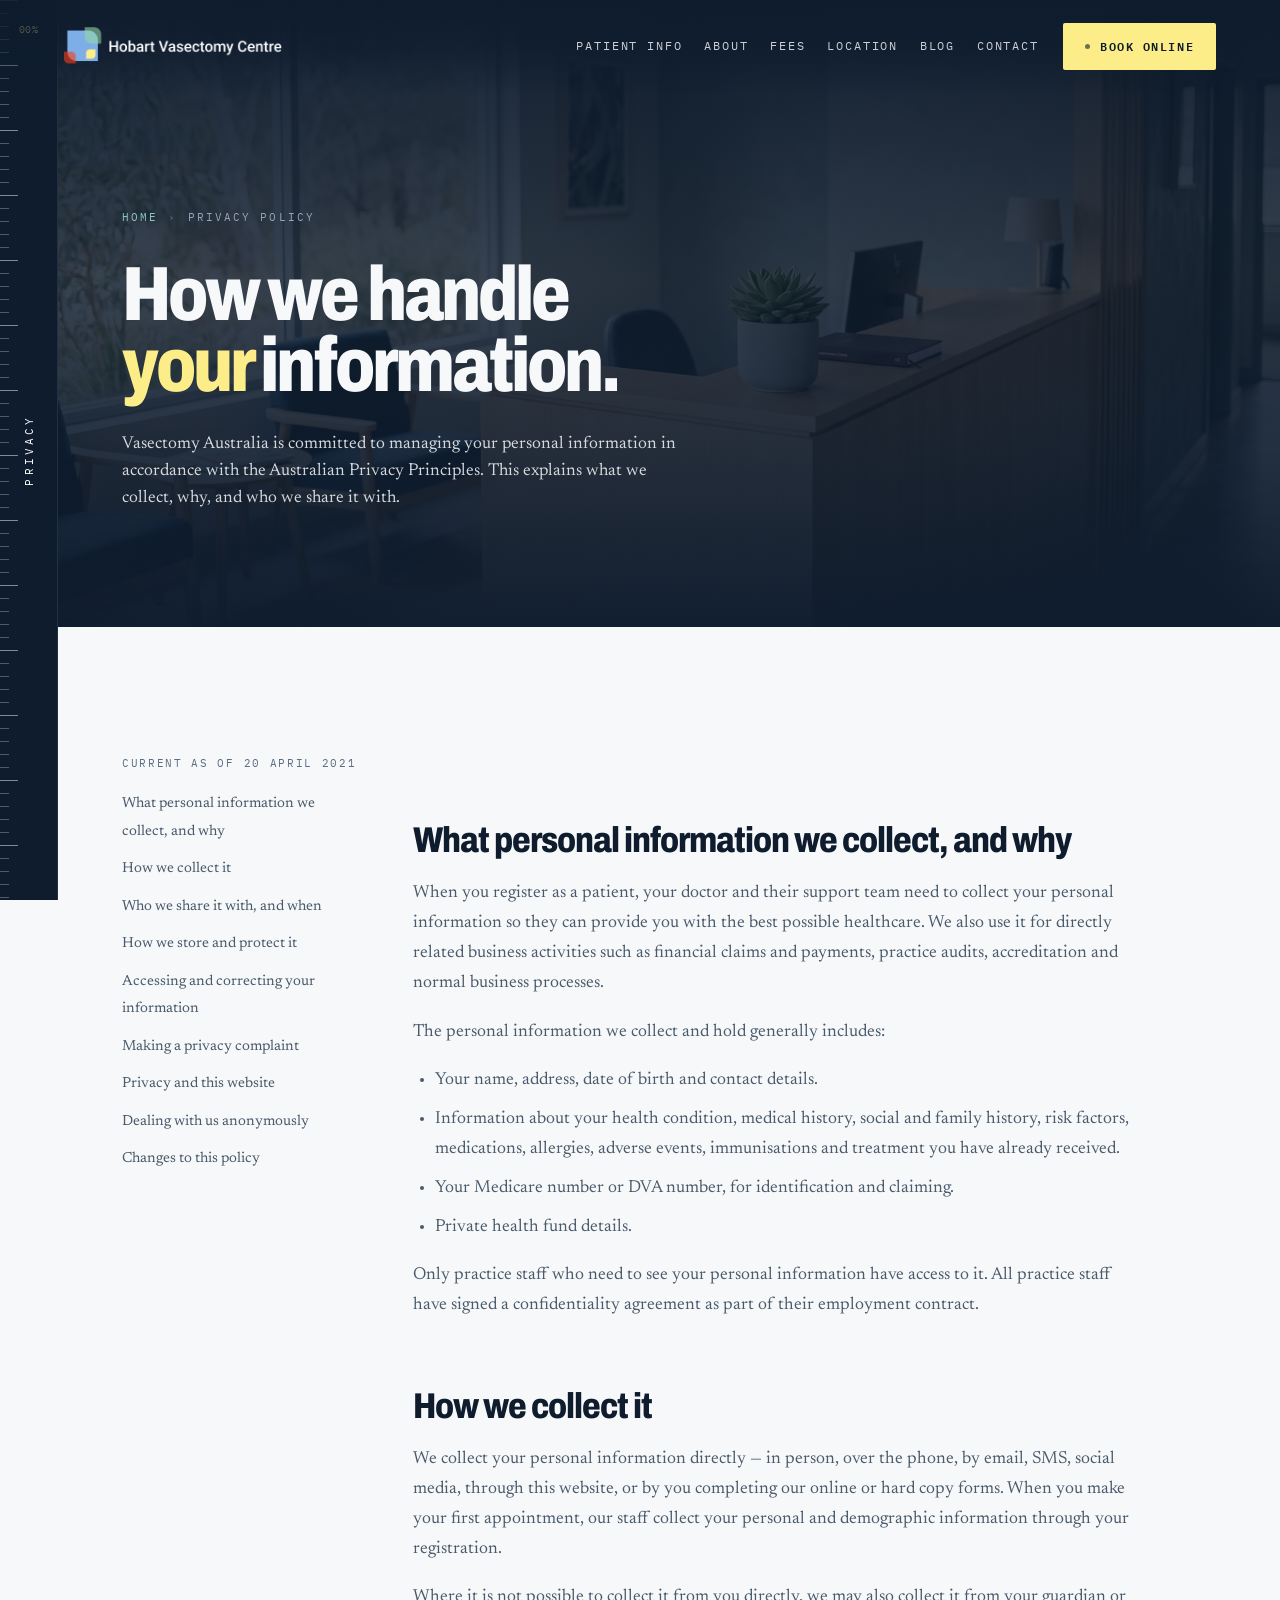
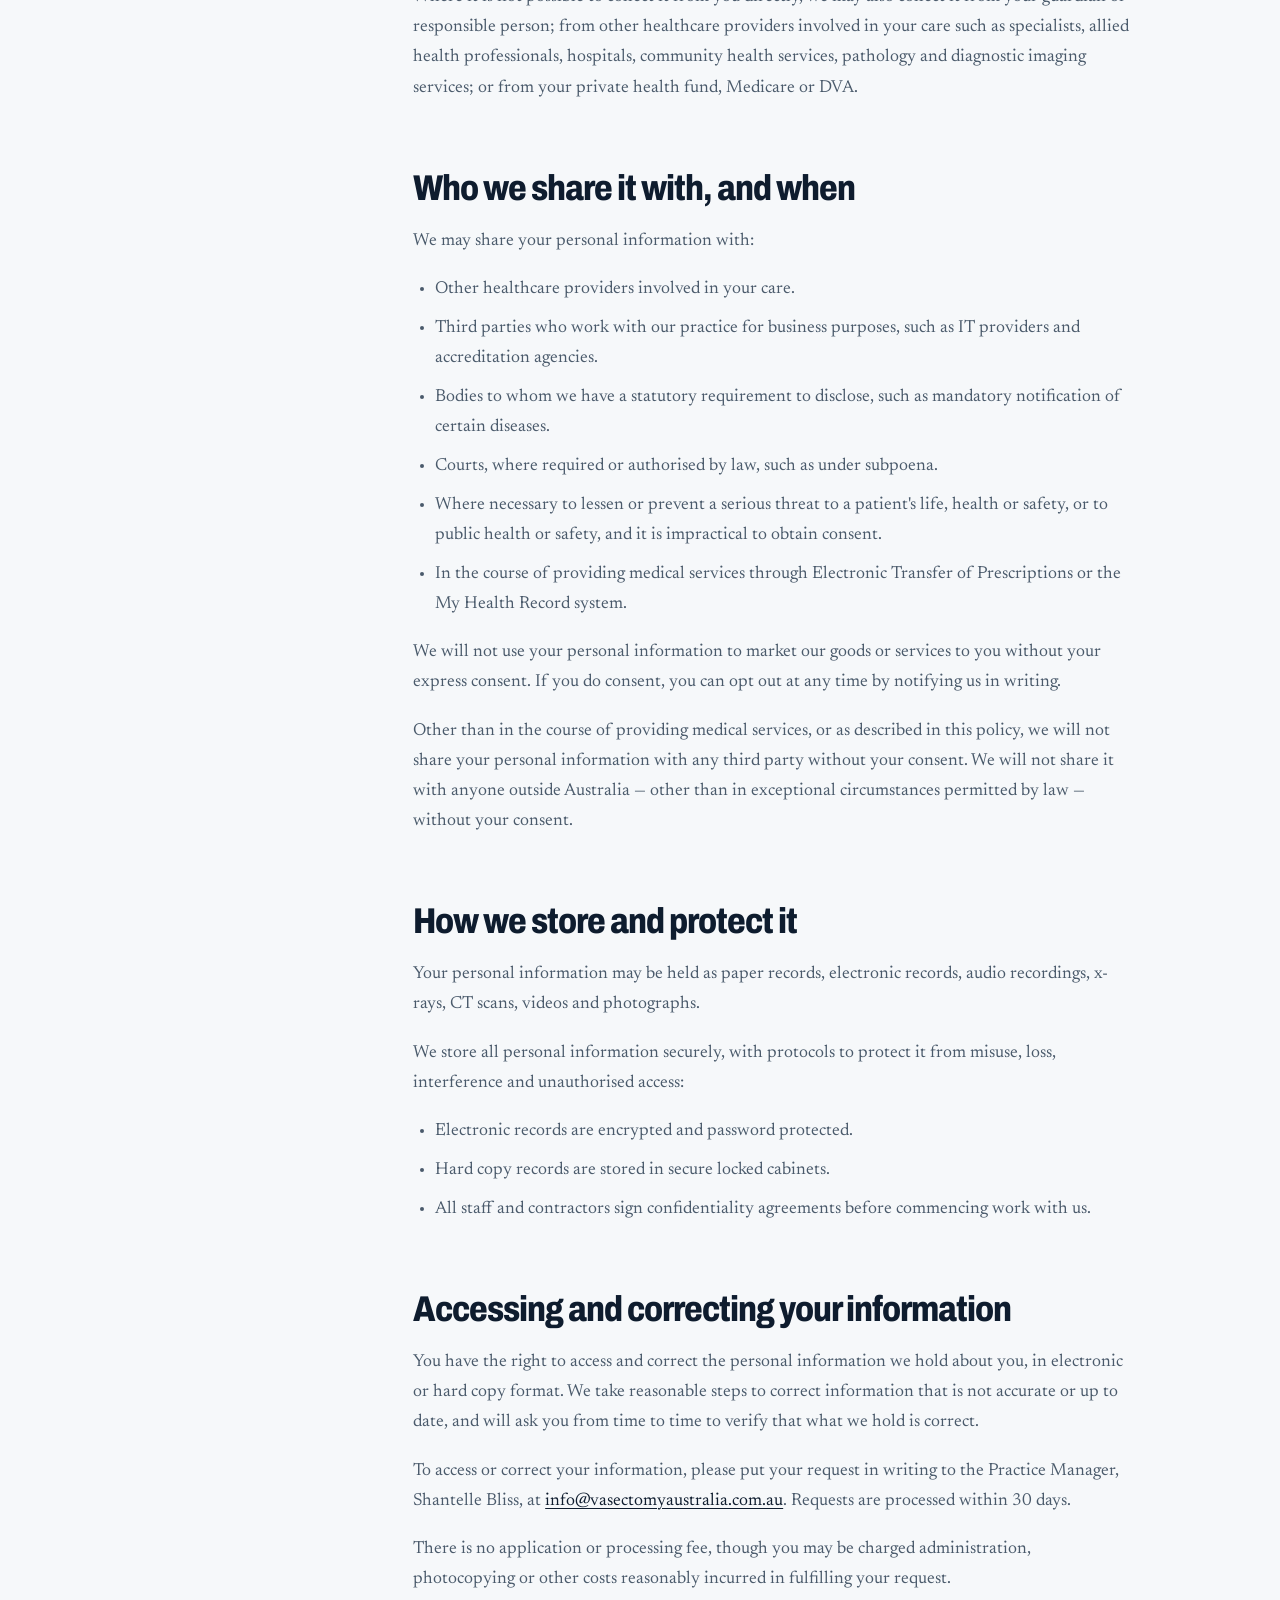
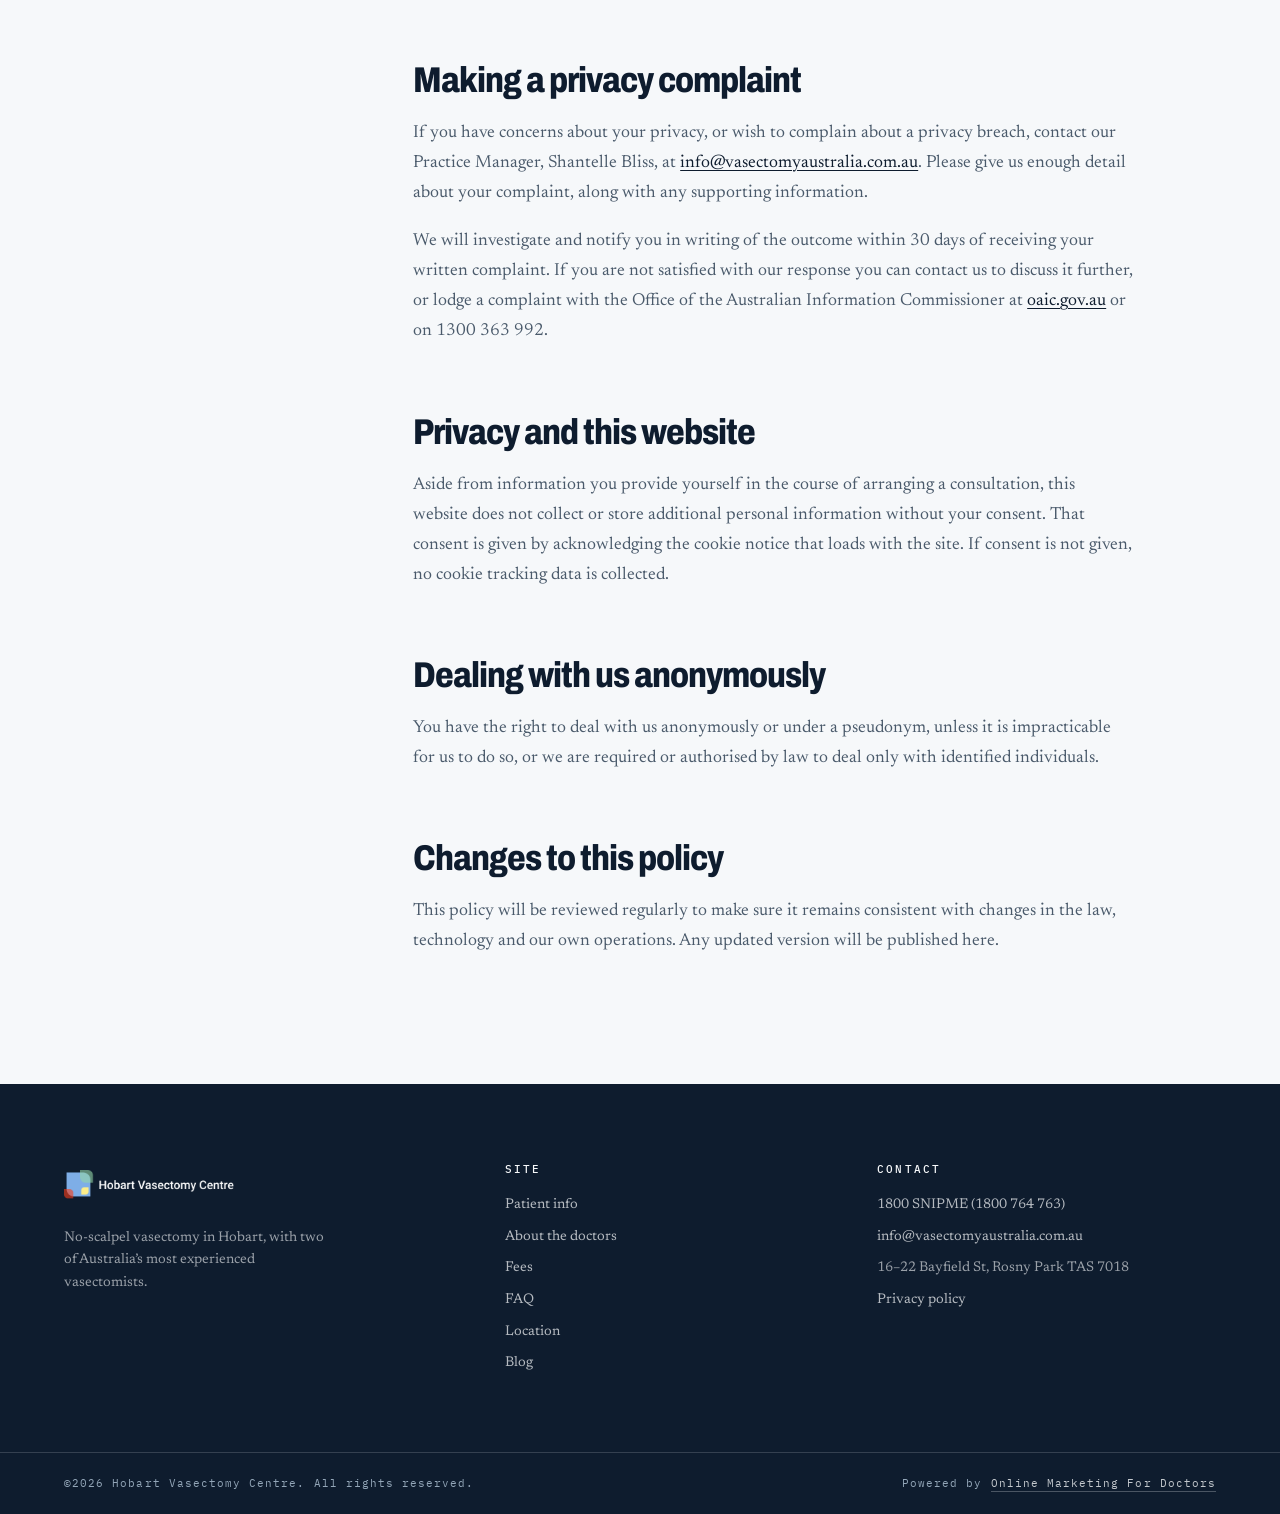
<file: privacy-policy.html>
<!doctype html>
<html lang="en-AU">
<head>
<meta charset="utf-8">
<meta name="viewport" content="width=device-width, initial-scale=1">
<meta name="robots" content="noindex, nofollow, noarchive, nosnippet, noimageindex">
<title>Privacy Policy | Hobart Vasectomy Centre</title>
<meta name="description" content="How the Hobart Vasectomy Centre collects, stores, shares and protects your personal information.">
<link rel="icon" href="/assets/brand/favicon_hobartvasectomy_com_au_64x64.png">
<link rel="preconnect" href="https://fonts.googleapis.com">
<link rel="preconnect" href="https://fonts.gstatic.com" crossorigin>
<link href="https://fonts.googleapis.com/css2?family=Archivo:wdth,wght@62..125,400..900&family=Newsreader:opsz,wght@6..72,300..700&family=IBM+Plex+Mono:wght@400;500;600&display=swap" rel="stylesheet">
<link rel="stylesheet" href="/assets/css/site.css">
<link rel="stylesheet" href="/assets/css/pages.css">
</head>
<body>
<a class="skip" href="#main">Skip to content</a>

<!-- calibration spine ---------------------------------------------------- -->
<aside class="spine" aria-hidden="true">
  <div class="spine__ticks" id="spineTicks"></div>
  <div class="spine__progress" id="spineProgress"></div>
  <div class="spine__count" id="spineCount">00%</div>
  <div class="spine__label" id="spineLabel">Hobart Vasectomy Centre</div>
</aside>

<header class="site-header" id="siteHeader">
  <div class="site-header__inner">
    <a class="brand" href="/" aria-label="Hobart Vasectomy Centre — home">
      <img src="/assets/brand/Logo.png" alt="Hobart Vasectomy Centre" width="158" height="44">
    </a>
    <nav class="nav" aria-label="Primary">
      <a href="/patient-information">Patient info</a>
      <a href="/about-us">About</a>
      <a href="/vasectomy-fees">Fees</a>
      <a href="/location">Location</a>
      <a href="/blog">Blog</a>
      <a href="/contact-us">Contact</a>
    </nav>
    <a class="btn btn--gold hdr-book" href="https://bookings.gettimely.com/vasectomyaustralia/bb/book?location=311811&amp;product=3705203%3ASV&amp;staff=288783" rel="noopener"><span class="btn__dot"></span>Book online</a>
    <a class="hdr-tel" href="tel:1800764763" aria-label="Call 1800 764 763">
      <svg viewBox="0 0 24 24" fill="none" stroke="currentColor" stroke-width="1.7" stroke-linecap="round" stroke-linejoin="round" aria-hidden="true" focusable="false">
        <path d="M22 16.9v3a2 2 0 0 1-2.2 2 19.8 19.8 0 0 1-8.6-3.1 19.5 19.5 0 0 1-6-6A19.8 19.8 0 0 1 2.1 4.2 2 2 0 0 1 4.1 2h3a2 2 0 0 1 2 1.7c.1 1 .4 1.9.7 2.8a2 2 0 0 1-.5 2.1L8.1 9.9a16 16 0 0 0 6 6l1.3-1.3a2 2 0 0 1 2.1-.4c.9.3 1.8.6 2.8.7a2 2 0 0 1 1.7 2z"/>
      </svg>
    </a>
    <button class="burger" id="burger" aria-expanded="false" aria-controls="drawer" aria-label="Open menu">
      <span></span><span></span><span></span>
    </button>
  </div>
</header>

<div class="drawer" id="drawer" data-open="false">
  <a href="/patient-information">Patient info</a>
  <a href="/about-us">About</a>
  <a href="/vasectomy-fees">Fees</a>
  <a href="/#reviews">Reviews</a>
  <a href="/location">Location</a>
  <a href="/contact-us">Contact</a>
</div>

<main id="main">
<section class="phero" data-spine="Privacy">
  <div class="phero__media"><img src="/assets/generated/27-reception.webp" width="1600" height="893" alt="" loading="lazy" decoding="async"></div>
  <div class="phero__scrim"></div>
  <div class="wrap phero__in">
    <nav class="crumb" aria-label="Breadcrumb"><a href="/">Home</a><span aria-hidden="true">&rsaquo;</span>Privacy policy</nav>
    <h1>How we handle <em>your</em> information.</h1>
    <p class="phero__lede">Vasectomy Australia is committed to managing your personal information in accordance with the Australian Privacy Principles. This explains what we collect, why, and who we share it with.</p>
  </div>
</section>

<section class="section">
  <div class="wrap legal">
    <nav class="legal__nav" aria-label="On this page" data-rev>
      <p class="legal__stamp">Current as of 20 April 2021</p>
      <ol data-toc><li><a href="#collect">What personal information we collect, and why</a></li>
<li><a href="#how-we-collect">How we collect it</a></li>
<li><a href="#sharing">Who we share it with, and when</a></li>
<li><a href="#storage">How we store and protect it</a></li>
<li><a href="#access">Accessing and correcting your information</a></li>
<li><a href="#complaints">Making a privacy complaint</a></li>
<li><a href="#website">Privacy and this website</a></li>
<li><a href="#anonymity">Dealing with us anonymously</a></li>
<li><a href="#policy-changes">Changes to this policy</a></li></ol>
    </nav>
    <div class="prose" data-rev data-rev-d="1" style="max-width:72ch"><h2 id="collect">What personal information we collect, and why</h2>
<p>When you register as a patient, your doctor and their support team need to collect your personal information so they can provide you with the best possible healthcare. We also use it for directly related business activities such as financial claims and payments, practice audits, accreditation and normal business processes.</p><p>The personal information we collect and hold generally includes:</p><ul><li>Your name, address, date of birth and contact details.</li><li>Information about your health condition, medical history, social and family history, risk factors, medications, allergies, adverse events, immunisations and treatment you have already received.</li><li>Your Medicare number or DVA number, for identification and claiming.</li><li>Private health fund details.</li></ul><p>Only practice staff who need to see your personal information have access to it. All practice staff have signed a confidentiality agreement as part of their employment contract.</p>
<h2 id="how-we-collect">How we collect it</h2>
<p>We collect your personal information directly &mdash; in person, over the phone, by email, SMS, social media, through this website, or by you completing our online or hard copy forms. When you make your first appointment, our staff collect your personal and demographic information through your registration.</p><p>Where it is not possible to collect it from you directly, we may also collect it from your guardian or responsible person; from other healthcare providers involved in your care such as specialists, allied health professionals, hospitals, community health services, pathology and diagnostic imaging services; or from your private health fund, Medicare or DVA.</p>
<h2 id="sharing">Who we share it with, and when</h2>
<p>We may share your personal information with:</p><ul><li>Other healthcare providers involved in your care.</li><li>Third parties who work with our practice for business purposes, such as IT providers and accreditation agencies.</li><li>Bodies to whom we have a statutory requirement to disclose, such as mandatory notification of certain diseases.</li><li>Courts, where required or authorised by law, such as under subpoena.</li><li>Where necessary to lessen or prevent a serious threat to a patient's life, health or safety, or to public health or safety, and it is impractical to obtain consent.</li><li>In the course of providing medical services through Electronic Transfer of Prescriptions or the My Health Record system.</li></ul><p>We will not use your personal information to market our goods or services to you without your express consent. If you do consent, you can opt out at any time by notifying us in writing.</p><p>Other than in the course of providing medical services, or as described in this policy, we will not share your personal information with any third party without your consent. We will not share it with anyone outside Australia &mdash; other than in exceptional circumstances permitted by law &mdash; without your consent.</p>
<h2 id="storage">How we store and protect it</h2>
<p>Your personal information may be held as paper records, electronic records, audio recordings, x-rays, CT scans, videos and photographs.</p><p>We store all personal information securely, with protocols to protect it from misuse, loss, interference and unauthorised access:</p><ul><li>Electronic records are encrypted and password protected.</li><li>Hard copy records are stored in secure locked cabinets.</li><li>All staff and contractors sign confidentiality agreements before commencing work with us.</li></ul>
<h2 id="access">Accessing and correcting your information</h2>
<p>You have the right to access and correct the personal information we hold about you, in electronic or hard copy format. We take reasonable steps to correct information that is not accurate or up to date, and will ask you from time to time to verify that what we hold is correct.</p><p>To access or correct your information, please put your request in writing to the Practice Manager, Shantelle Bliss, at <a href="mailto:info@vasectomyaustralia.com.au">info@vasectomyaustralia.com.au</a>. Requests are processed within 30 days.</p><p>There is no application or processing fee, though you may be charged administration, photocopying or other costs reasonably incurred in fulfilling your request.</p>
<h2 id="complaints">Making a privacy complaint</h2>
<p>If you have concerns about your privacy, or wish to complain about a privacy breach, contact our Practice Manager, Shantelle Bliss, at <a href="mailto:info@vasectomyaustralia.com.au">info@vasectomyaustralia.com.au</a>. Please give us enough detail about your complaint, along with any supporting information.</p><p>We will investigate and notify you in writing of the outcome within 30 days of receiving your written complaint. If you are not satisfied with our response you can contact us to discuss it further, or lodge a complaint with the Office of the Australian Information Commissioner at <a href="https://www.oaic.gov.au" rel="noopener" target="_blank">oaic.gov.au</a> or on 1300 363 992.</p>
<h2 id="website">Privacy and this website</h2>
<p>Aside from information you provide yourself in the course of arranging a consultation, this website does not collect or store additional personal information without your consent. That consent is given by acknowledging the cookie notice that loads with the site. If consent is not given, no cookie tracking data is collected.</p>
<h2 id="anonymity">Dealing with us anonymously</h2>
<p>You have the right to deal with us anonymously or under a pseudonym, unless it is impracticable for us to do so, or we are required or authorised by law to deal only with identified individuals.</p>
<h2 id="policy-changes">Changes to this policy</h2>
<p>This policy will be reviewed regularly to make sure it remains consistent with changes in the law, technology and our own operations. Any updated version will be published here.</p></div>
  </div>
</section>

</main>

<footer class="site-footer">
  <div class="wrap site-footer__in">
    <div>
      <img src="/assets/brand/Logo.png" alt="Hobart Vasectomy Centre" width="170" height="48">
      <p style="max-width:34ch">No-scalpel vasectomy in Hobart, with two of Australia&rsquo;s most experienced vasectomists.</p>
    </div>
    <div>
      <h5>Site</h5>
      <ul>
        <li><a href="/patient-information">Patient info</a></li>
        <li><a href="/about-us">About the doctors</a></li>
        <li><a href="/vasectomy-fees">Fees</a></li>
        <li><a href="/patient-information#faq">FAQ</a></li>
        <li><a href="/location">Location</a></li>
        <li><a href="/blog">Blog</a></li>
      </ul>
    </div>
    <div>
      <h5>Contact</h5>
      <ul>
        <li><a href="tel:1800764763">1800 SNIPME (1800 764 763)</a></li>
        <li><a href="mailto:info@vasectomyaustralia.com.au">info@vasectomyaustralia.com.au</a></li>
        <li>16&ndash;22 Bayfield St, Rosny Park TAS 7018</li>
        <li><a href="/privacy-policy">Privacy policy</a></li>
      </ul>
    </div>
  </div>
  <div class="wrap site-footer__bar">
    <span>&copy;2026 Hobart Vasectomy Centre. All rights reserved.</span>
    <span>Powered by <a href="https://onlinemarketingfordoctors.com/" rel="noopener" target="_blank">Online Marketing For Doctors</a></span>
  </div>
</footer>

<button class="totop" id="toTop" type="button" aria-label="Back to top">
  <svg viewBox="0 0 24 24" fill="none" stroke="currentColor" stroke-width="1.8" stroke-linecap="round" stroke-linejoin="round" aria-hidden="true" focusable="false">
    <path d="M12 19V5M5 12l7-7 7 7"/>
  </svg>
</button>

<button class="totop" id="toTop" type="button" aria-label="Back to top">
  <svg viewBox="0 0 24 24" fill="none" stroke="currentColor" stroke-width="1.8" stroke-linecap="round" stroke-linejoin="round" aria-hidden="true" focusable="false">
    <path d="M12 19V5M5 12l7-7 7 7"/>
  </svg>
</button>

<script src="/assets/js/site.js" defer></script>
<script src="/assets/js/pages.js" defer></script>
</body>
</html>
</file>
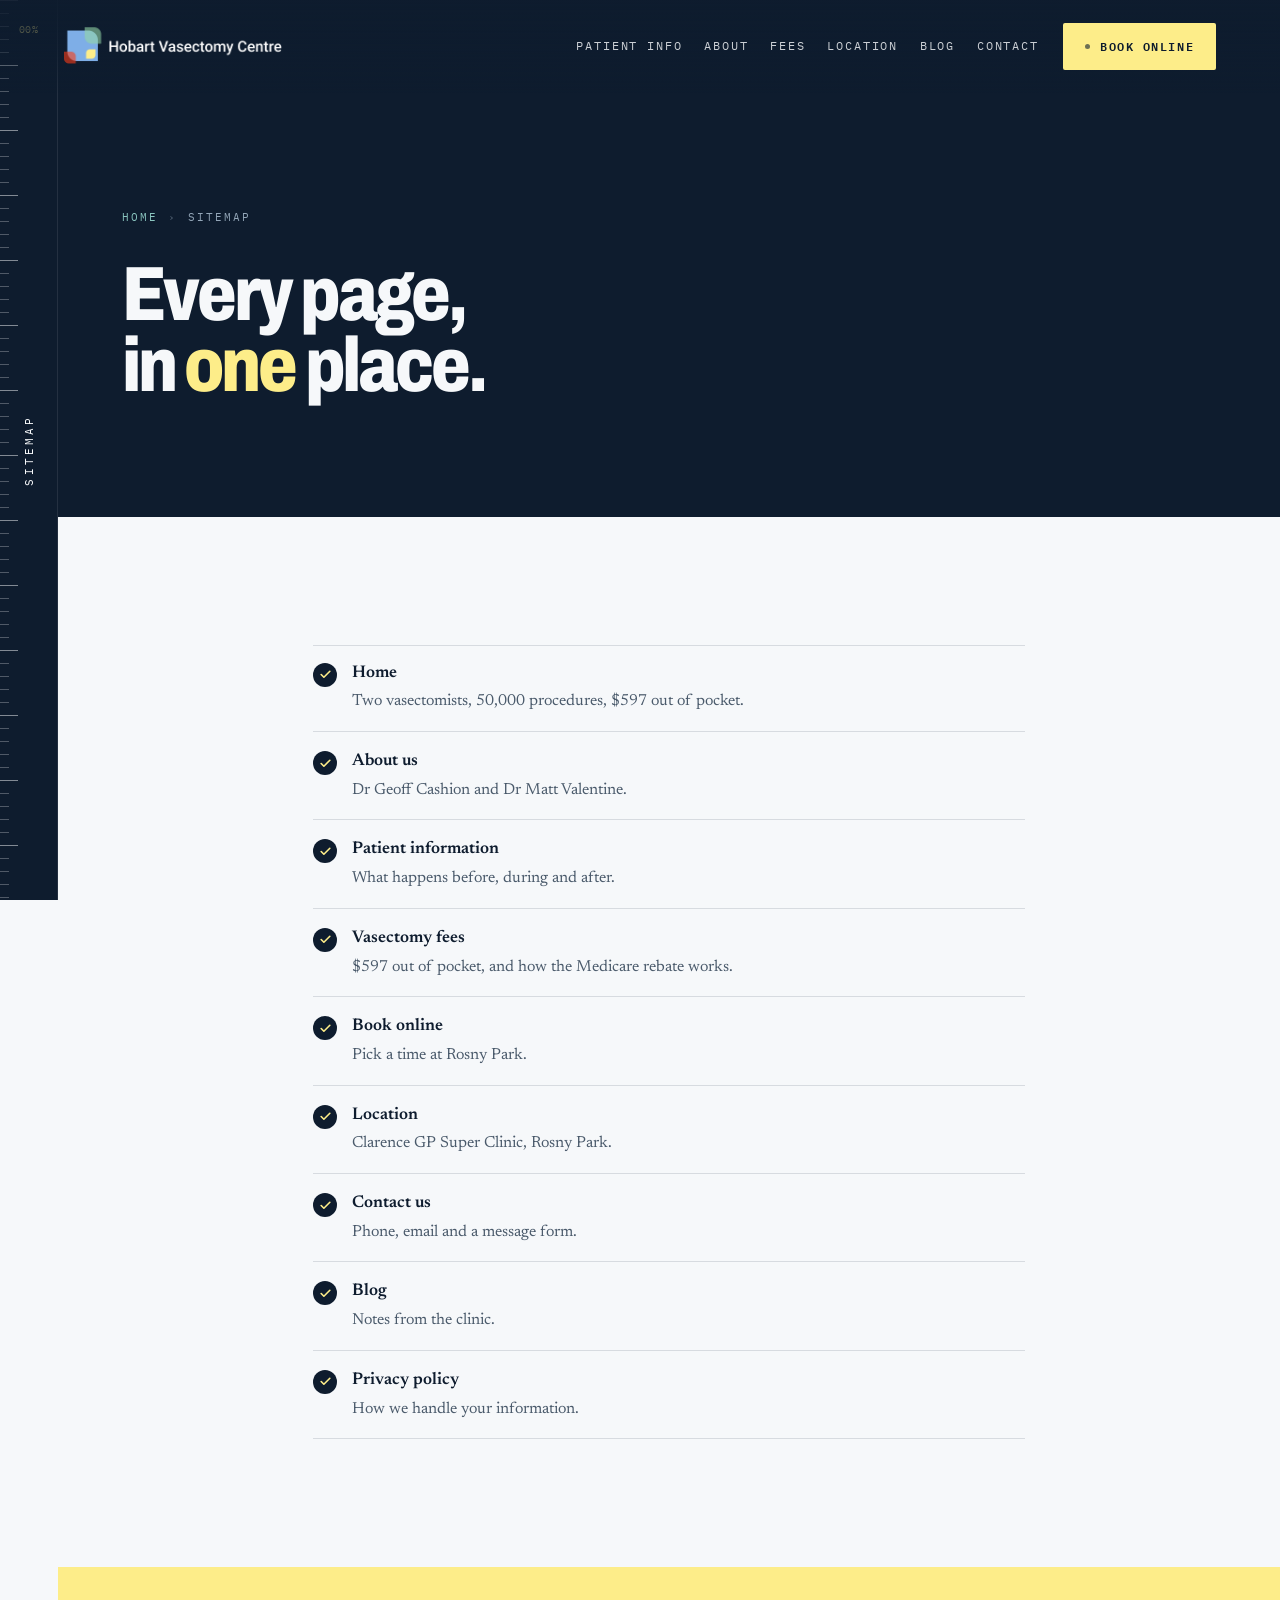
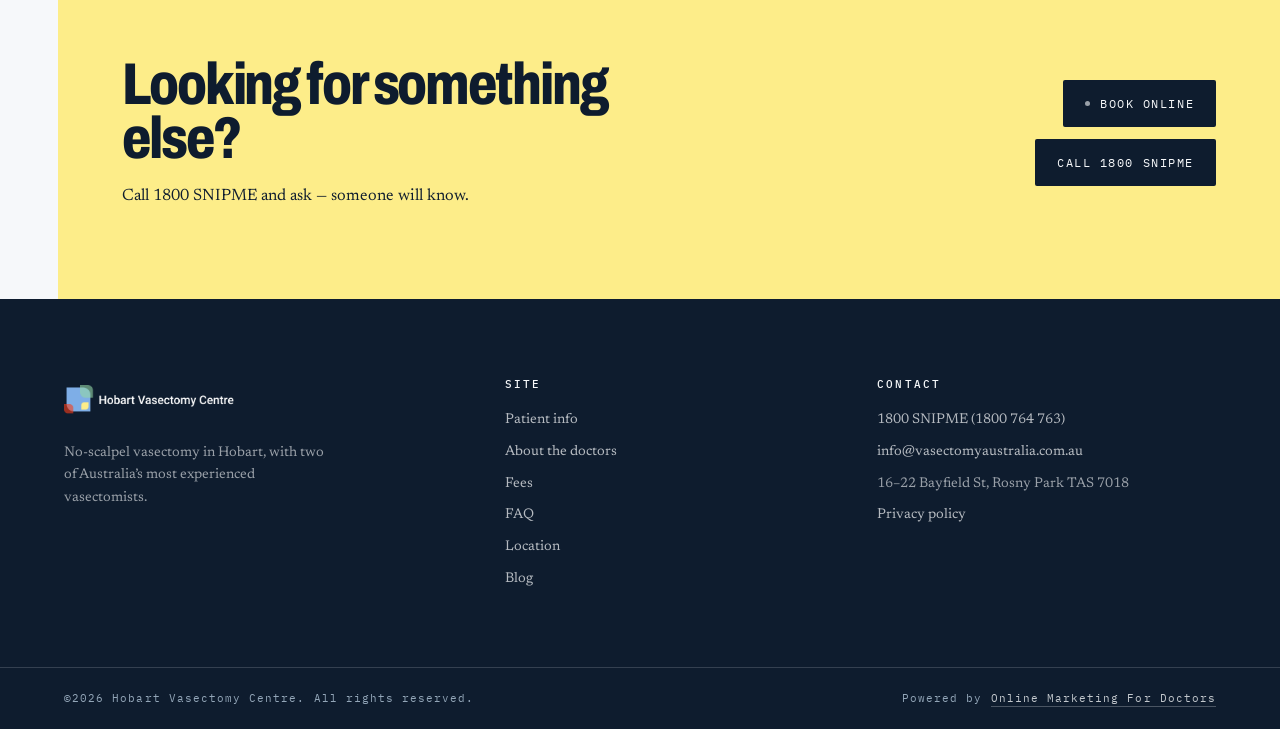
<file: sitemap.html>
<!doctype html>
<html lang="en-AU">
<head>
<meta charset="utf-8">
<meta name="viewport" content="width=device-width, initial-scale=1">
<meta name="robots" content="noindex, nofollow, noarchive, nosnippet, noimageindex">
<title>Sitemap | Hobart Vasectomy Centre</title>
<meta name="description" content="Every page on the Hobart Vasectomy Centre site.">
<link rel="icon" href="/assets/brand/favicon_hobartvasectomy_com_au_64x64.png">
<link rel="preconnect" href="https://fonts.googleapis.com">
<link rel="preconnect" href="https://fonts.gstatic.com" crossorigin>
<link href="https://fonts.googleapis.com/css2?family=Archivo:wdth,wght@62..125,400..900&family=Newsreader:opsz,wght@6..72,300..700&family=IBM+Plex+Mono:wght@400;500;600&display=swap" rel="stylesheet">
<link rel="stylesheet" href="/assets/css/site.css">
<link rel="stylesheet" href="/assets/css/pages.css">
</head>
<body>
<a class="skip" href="#main">Skip to content</a>

<!-- calibration spine ---------------------------------------------------- -->
<aside class="spine" aria-hidden="true">
  <div class="spine__ticks" id="spineTicks"></div>
  <div class="spine__progress" id="spineProgress"></div>
  <div class="spine__count" id="spineCount">00%</div>
  <div class="spine__label" id="spineLabel">Hobart Vasectomy Centre</div>
</aside>

<header class="site-header" id="siteHeader">
  <div class="site-header__inner">
    <a class="brand" href="/" aria-label="Hobart Vasectomy Centre — home">
      <img src="/assets/brand/Logo.png" alt="Hobart Vasectomy Centre" width="158" height="44">
    </a>
    <nav class="nav" aria-label="Primary">
      <a href="/patient-information">Patient info</a>
      <a href="/about-us">About</a>
      <a href="/vasectomy-fees">Fees</a>
      <a href="/location">Location</a>
      <a href="/blog">Blog</a>
      <a href="/contact-us">Contact</a>
    </nav>
    <a class="btn btn--gold hdr-book" href="https://bookings.gettimely.com/vasectomyaustralia/bb/book?location=311811&amp;product=3705203%3ASV&amp;staff=288783" rel="noopener"><span class="btn__dot"></span>Book online</a>
    <a class="hdr-tel" href="tel:1800764763" aria-label="Call 1800 764 763">
      <svg viewBox="0 0 24 24" fill="none" stroke="currentColor" stroke-width="1.7" stroke-linecap="round" stroke-linejoin="round" aria-hidden="true" focusable="false">
        <path d="M22 16.9v3a2 2 0 0 1-2.2 2 19.8 19.8 0 0 1-8.6-3.1 19.5 19.5 0 0 1-6-6A19.8 19.8 0 0 1 2.1 4.2 2 2 0 0 1 4.1 2h3a2 2 0 0 1 2 1.7c.1 1 .4 1.9.7 2.8a2 2 0 0 1-.5 2.1L8.1 9.9a16 16 0 0 0 6 6l1.3-1.3a2 2 0 0 1 2.1-.4c.9.3 1.8.6 2.8.7a2 2 0 0 1 1.7 2z"/>
      </svg>
    </a>
    <button class="burger" id="burger" aria-expanded="false" aria-controls="drawer" aria-label="Open menu">
      <span></span><span></span><span></span>
    </button>
  </div>
</header>

<div class="drawer" id="drawer" data-open="false">
  <a href="/patient-information">Patient info</a>
  <a href="/about-us">About</a>
  <a href="/vasectomy-fees">Fees</a>
  <a href="/#reviews">Reviews</a>
  <a href="/location">Location</a>
  <a href="/contact-us">Contact</a>
</div>

<main id="main">
<section class="phero" data-spine="Sitemap">
  <div class="phero__scrim"></div>
  <div class="wrap phero__in">
    <nav class="crumb" aria-label="Breadcrumb"><a href="/">Home</a><span aria-hidden="true">&rsaquo;</span>Sitemap</nav>
    <h1>Every page, in <em>one</em> place.</h1>
  </div>
</section>
<section class="section">
  <div class="wrap" style="max-width:840px">
    <ul class="check" data-rev><li><span class="check__i" aria-hidden="true"><svg viewBox="0 0 24 24" fill="none" stroke="currentColor" stroke-width="3" stroke-linecap="round" stroke-linejoin="round"><path d="M20 6 9 17l-5-5"/></svg></span><div><b><a href="/" style="color:var(--ink);text-decoration:none">Home</a></b><span>Two vasectomists, 50,000 procedures, $597 out of pocket.</span></div></li>
<li><span class="check__i" aria-hidden="true"><svg viewBox="0 0 24 24" fill="none" stroke="currentColor" stroke-width="3" stroke-linecap="round" stroke-linejoin="round"><path d="M20 6 9 17l-5-5"/></svg></span><div><b><a href="/about-us" style="color:var(--ink);text-decoration:none">About us</a></b><span>Dr Geoff Cashion and Dr Matt Valentine.</span></div></li>
<li><span class="check__i" aria-hidden="true"><svg viewBox="0 0 24 24" fill="none" stroke="currentColor" stroke-width="3" stroke-linecap="round" stroke-linejoin="round"><path d="M20 6 9 17l-5-5"/></svg></span><div><b><a href="/patient-information" style="color:var(--ink);text-decoration:none">Patient information</a></b><span>What happens before, during and after.</span></div></li>
<li><span class="check__i" aria-hidden="true"><svg viewBox="0 0 24 24" fill="none" stroke="currentColor" stroke-width="3" stroke-linecap="round" stroke-linejoin="round"><path d="M20 6 9 17l-5-5"/></svg></span><div><b><a href="/vasectomy-fees" style="color:var(--ink);text-decoration:none">Vasectomy fees</a></b><span>$597 out of pocket, and how the Medicare rebate works.</span></div></li>
<li><span class="check__i" aria-hidden="true"><svg viewBox="0 0 24 24" fill="none" stroke="currentColor" stroke-width="3" stroke-linecap="round" stroke-linejoin="round"><path d="M20 6 9 17l-5-5"/></svg></span><div><b><a href="/book-online" style="color:var(--ink);text-decoration:none">Book online</a></b><span>Pick a time at Rosny Park.</span></div></li>
<li><span class="check__i" aria-hidden="true"><svg viewBox="0 0 24 24" fill="none" stroke="currentColor" stroke-width="3" stroke-linecap="round" stroke-linejoin="round"><path d="M20 6 9 17l-5-5"/></svg></span><div><b><a href="/location" style="color:var(--ink);text-decoration:none">Location</a></b><span>Clarence GP Super Clinic, Rosny Park.</span></div></li>
<li><span class="check__i" aria-hidden="true"><svg viewBox="0 0 24 24" fill="none" stroke="currentColor" stroke-width="3" stroke-linecap="round" stroke-linejoin="round"><path d="M20 6 9 17l-5-5"/></svg></span><div><b><a href="/contact-us" style="color:var(--ink);text-decoration:none">Contact us</a></b><span>Phone, email and a message form.</span></div></li>
<li><span class="check__i" aria-hidden="true"><svg viewBox="0 0 24 24" fill="none" stroke="currentColor" stroke-width="3" stroke-linecap="round" stroke-linejoin="round"><path d="M20 6 9 17l-5-5"/></svg></span><div><b><a href="/blog" style="color:var(--ink);text-decoration:none">Blog</a></b><span>Notes from the clinic.</span></div></li>
<li><span class="check__i" aria-hidden="true"><svg viewBox="0 0 24 24" fill="none" stroke="currentColor" stroke-width="3" stroke-linecap="round" stroke-linejoin="round"><path d="M20 6 9 17l-5-5"/></svg></span><div><b><a href="/privacy-policy" style="color:var(--ink);text-decoration:none">Privacy policy</a></b><span>How we handle your information.</span></div></li></ul>
  </div>
</section>
<section class="pagecta">
  <div class="wrap pagecta__in">
    <div>
      <h2 data-rev>Looking for something else?</h2>
      <p data-rev data-rev-d="1">Call 1800 SNIPME and ask &mdash; someone will know.</p>
    </div>
    <div class="pagecta__act" data-rev data-rev-d="2">
      <a class="btn btn--ink" href="https://bookings.gettimely.com/vasectomyaustralia/bb/book?location=311811&amp;product=3705203%3ASV&amp;staff=288783" rel="noopener"><span class="btn__dot"></span>Book online</a>
      <a class="btn btn--ink" href="tel:1800764763">Call 1800 SNIPME</a>
    </div>
  </div>
</section>
</main>

<footer class="site-footer">
  <div class="wrap site-footer__in">
    <div>
      <img src="/assets/brand/Logo.png" alt="Hobart Vasectomy Centre" width="170" height="48">
      <p style="max-width:34ch">No-scalpel vasectomy in Hobart, with two of Australia&rsquo;s most experienced vasectomists.</p>
    </div>
    <div>
      <h5>Site</h5>
      <ul>
        <li><a href="/patient-information">Patient info</a></li>
        <li><a href="/about-us">About the doctors</a></li>
        <li><a href="/vasectomy-fees">Fees</a></li>
        <li><a href="/patient-information#faq">FAQ</a></li>
        <li><a href="/location">Location</a></li>
        <li><a href="/blog">Blog</a></li>
      </ul>
    </div>
    <div>
      <h5>Contact</h5>
      <ul>
        <li><a href="tel:1800764763">1800 SNIPME (1800 764 763)</a></li>
        <li><a href="mailto:info@vasectomyaustralia.com.au">info@vasectomyaustralia.com.au</a></li>
        <li>16&ndash;22 Bayfield St, Rosny Park TAS 7018</li>
        <li><a href="/privacy-policy">Privacy policy</a></li>
      </ul>
    </div>
  </div>
  <div class="wrap site-footer__bar">
    <span>&copy;2026 Hobart Vasectomy Centre. All rights reserved.</span>
    <span>Powered by <a href="https://onlinemarketingfordoctors.com/" rel="noopener" target="_blank">Online Marketing For Doctors</a></span>
  </div>
</footer>

<button class="totop" id="toTop" type="button" aria-label="Back to top">
  <svg viewBox="0 0 24 24" fill="none" stroke="currentColor" stroke-width="1.8" stroke-linecap="round" stroke-linejoin="round" aria-hidden="true" focusable="false">
    <path d="M12 19V5M5 12l7-7 7 7"/>
  </svg>
</button>

<button class="totop" id="toTop" type="button" aria-label="Back to top">
  <svg viewBox="0 0 24 24" fill="none" stroke="currentColor" stroke-width="1.8" stroke-linecap="round" stroke-linejoin="round" aria-hidden="true" focusable="false">
    <path d="M12 19V5M5 12l7-7 7 7"/>
  </svg>
</button>

<script src="/assets/js/site.js" defer></script>
<script src="/assets/js/pages.js" defer></script>
</body>
</html>
</file>
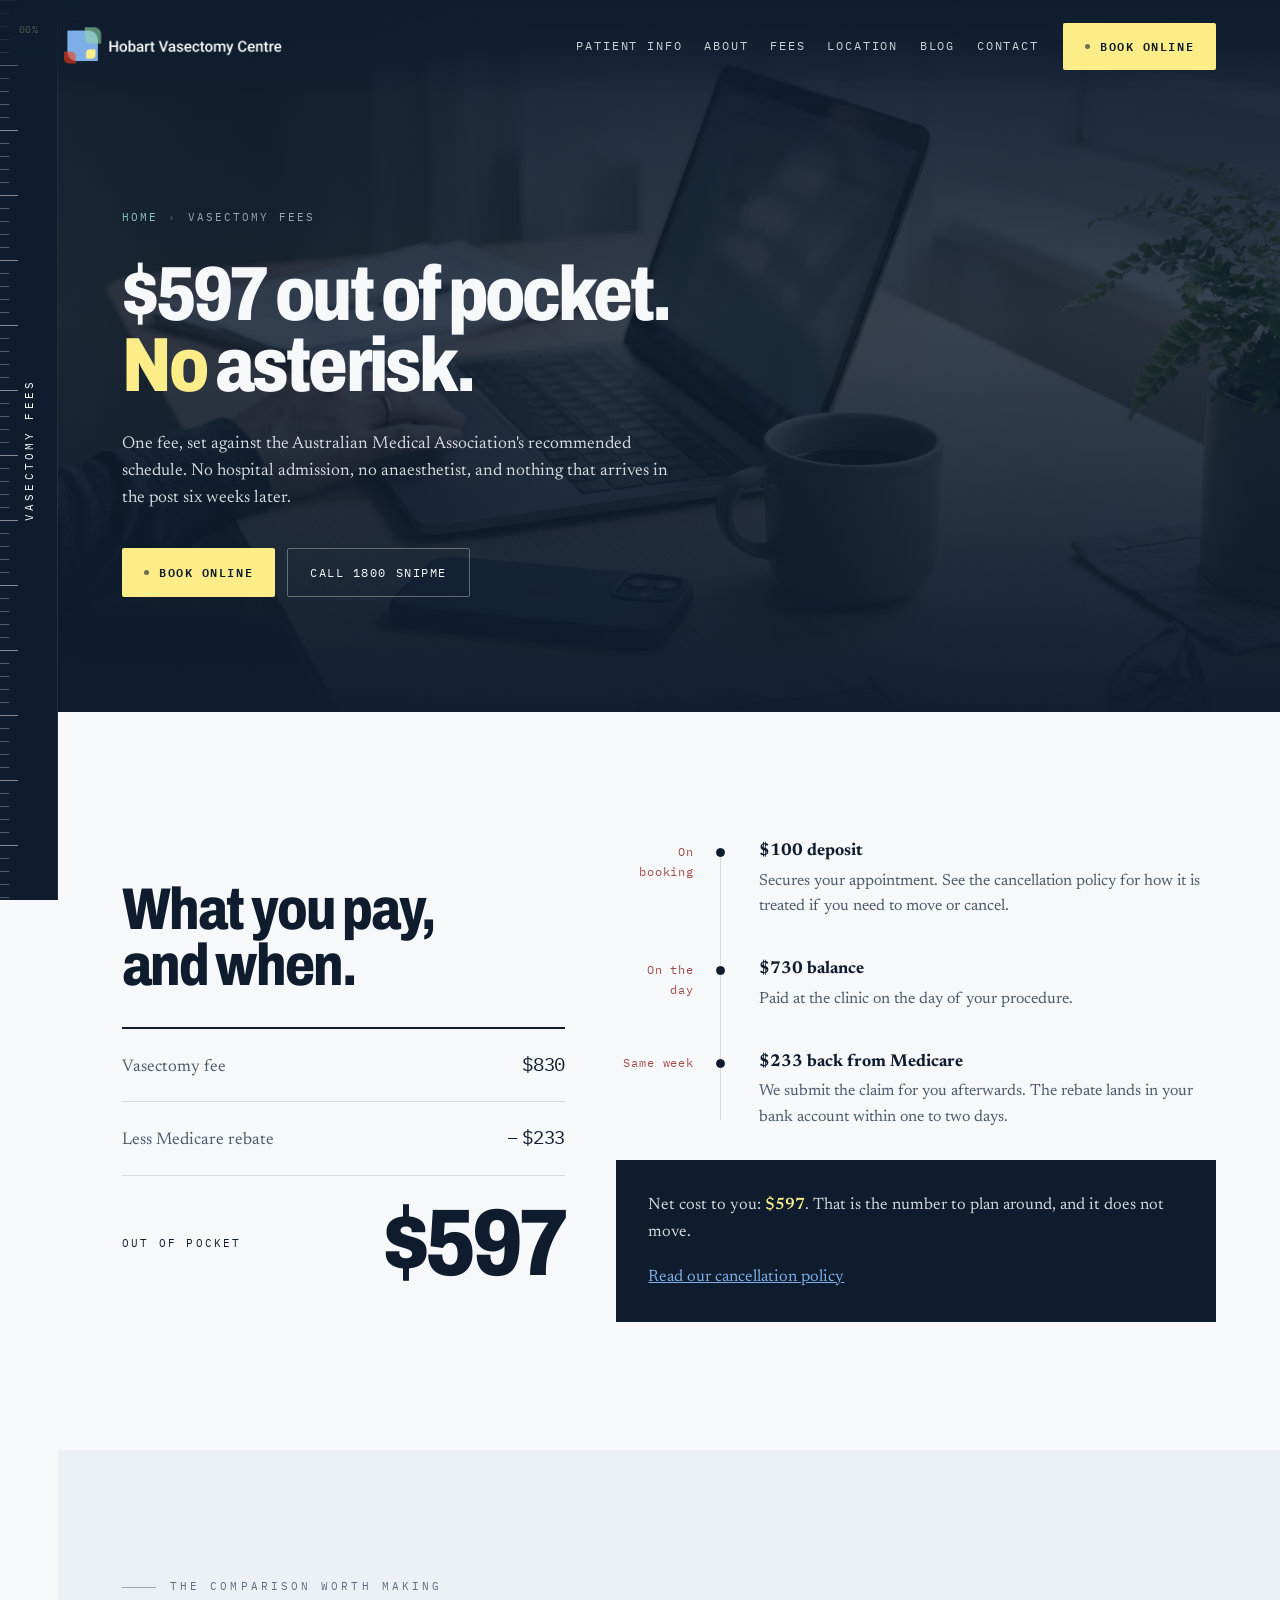
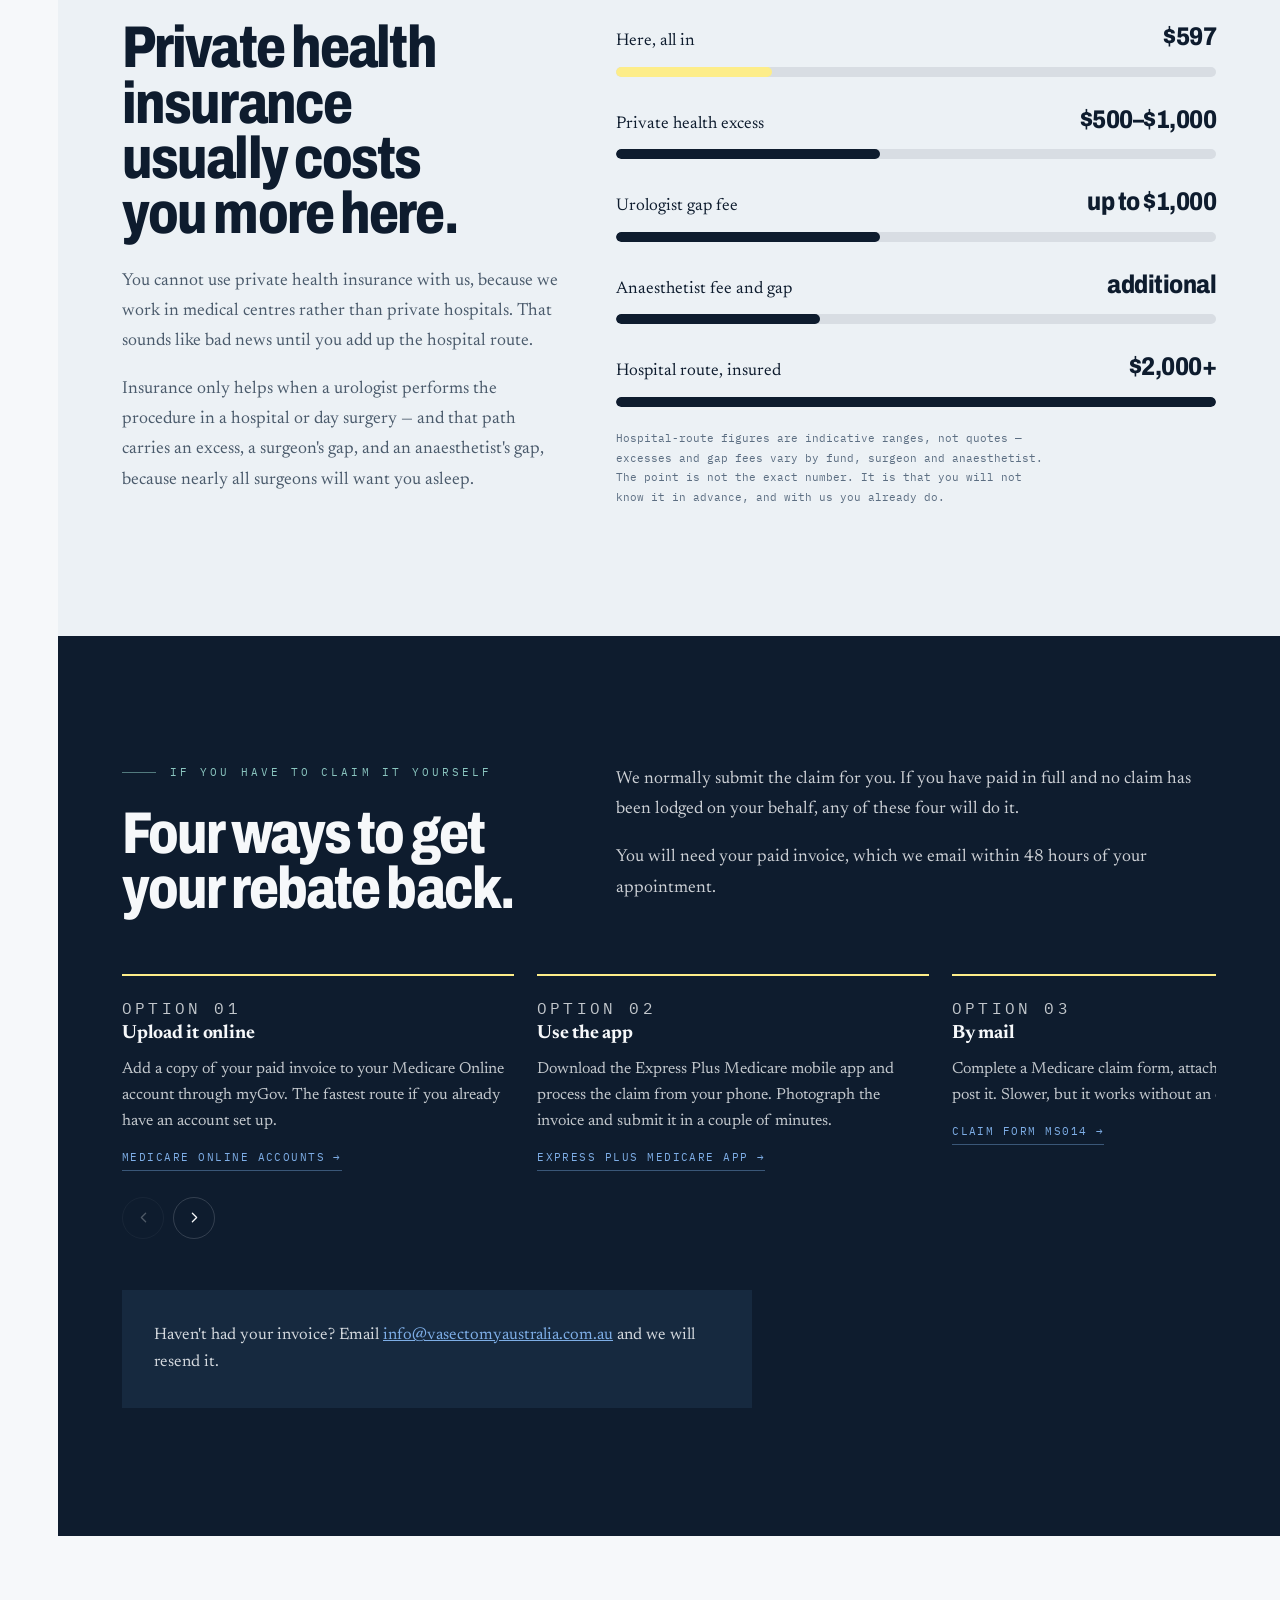
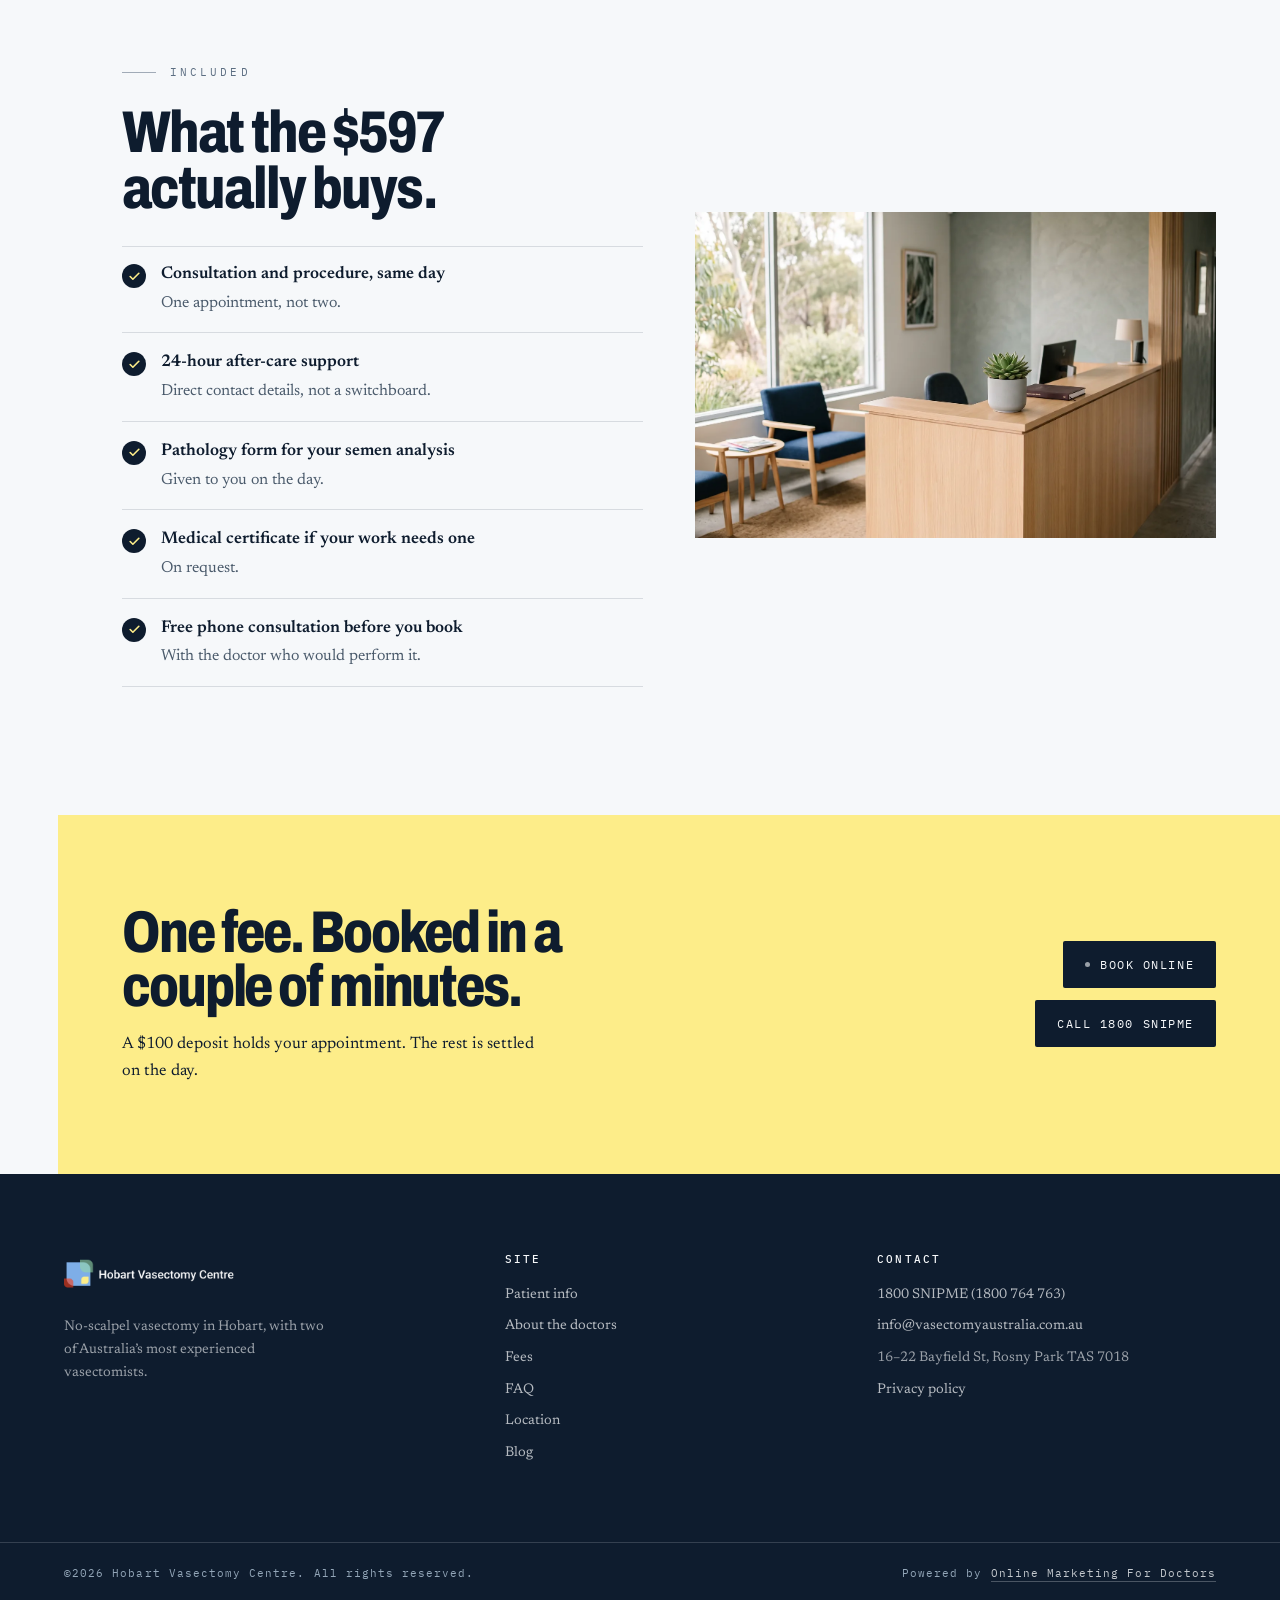
<file: vasectomy-fees.html>
<!doctype html>
<html lang="en-AU">
<head>
<meta charset="utf-8">
<meta name="viewport" content="width=device-width, initial-scale=1">
<meta name="robots" content="noindex, nofollow, noarchive, nosnippet, noimageindex">
<title>Vasectomy Fees | $597 Out of Pocket | Hobart Vasectomy Centre</title>
<meta name="description" content="No-scalpel vasectomy in Hobart for $597 out of pocket after the Medicare rebate.">
<link rel="icon" href="/assets/brand/favicon_hobartvasectomy_com_au_64x64.png">
<link rel="preconnect" href="https://fonts.googleapis.com">
<link rel="preconnect" href="https://fonts.gstatic.com" crossorigin>
<link href="https://fonts.googleapis.com/css2?family=Archivo:wdth,wght@62..125,400..900&family=Newsreader:opsz,wght@6..72,300..700&family=IBM+Plex+Mono:wght@400;500;600&display=swap" rel="stylesheet">
<link rel="stylesheet" href="/assets/css/site.css">
<link rel="stylesheet" href="/assets/css/pages.css">
</head>
<body>
<a class="skip" href="#main">Skip to content</a>

<!-- calibration spine ---------------------------------------------------- -->
<aside class="spine" aria-hidden="true">
  <div class="spine__ticks" id="spineTicks"></div>
  <div class="spine__progress" id="spineProgress"></div>
  <div class="spine__count" id="spineCount">00%</div>
  <div class="spine__label" id="spineLabel">Hobart Vasectomy Centre</div>
</aside>

<header class="site-header" id="siteHeader">
  <div class="site-header__inner">
    <a class="brand" href="/" aria-label="Hobart Vasectomy Centre — home">
      <img src="/assets/brand/Logo.png" alt="Hobart Vasectomy Centre" width="158" height="44">
    </a>
    <nav class="nav" aria-label="Primary">
      <a href="/patient-information">Patient info</a>
      <a href="/about-us">About</a>
      <a href="/vasectomy-fees">Fees</a>
      <a href="/location">Location</a>
      <a href="/blog">Blog</a>
      <a href="/contact-us">Contact</a>
    </nav>
    <a class="btn btn--gold hdr-book" href="https://bookings.gettimely.com/vasectomyaustralia/bb/book?location=311811&amp;product=3705203%3ASV&amp;staff=288783" rel="noopener"><span class="btn__dot"></span>Book online</a>
    <a class="hdr-tel" href="tel:1800764763" aria-label="Call 1800 764 763">
      <svg viewBox="0 0 24 24" fill="none" stroke="currentColor" stroke-width="1.7" stroke-linecap="round" stroke-linejoin="round" aria-hidden="true" focusable="false">
        <path d="M22 16.9v3a2 2 0 0 1-2.2 2 19.8 19.8 0 0 1-8.6-3.1 19.5 19.5 0 0 1-6-6A19.8 19.8 0 0 1 2.1 4.2 2 2 0 0 1 4.1 2h3a2 2 0 0 1 2 1.7c.1 1 .4 1.9.7 2.8a2 2 0 0 1-.5 2.1L8.1 9.9a16 16 0 0 0 6 6l1.3-1.3a2 2 0 0 1 2.1-.4c.9.3 1.8.6 2.8.7a2 2 0 0 1 1.7 2z"/>
      </svg>
    </a>
    <button class="burger" id="burger" aria-expanded="false" aria-controls="drawer" aria-label="Open menu">
      <span></span><span></span><span></span>
    </button>
  </div>
</header>

<div class="drawer" id="drawer" data-open="false">
  <a href="/patient-information">Patient info</a>
  <a href="/about-us">About</a>
  <a href="/vasectomy-fees">Fees</a>
  <a href="/#reviews">Reviews</a>
  <a href="/location">Location</a>
  <a href="/contact-us">Contact</a>
</div>

<main id="main">
<section class="phero" data-spine="Vasectomy fees">
  <div class="phero__media"><img src="/assets/generated/25-rebate-desk.webp" alt="Claiming a Medicare rebate from home" width="2400" height="1018" fetchpriority="high"></div>
  <div class="phero__scrim"></div>
  <div class="wrap phero__in">
    <nav class="crumb" aria-label="Breadcrumb"><a href="/">Home</a><span aria-hidden="true">&rsaquo;</span>Vasectomy fees</nav>
    <h1>$597 out of pocket. <em>No</em> asterisk.</h1>
    <p class="phero__lede">One fee, set against the Australian Medical Association's recommended schedule. No hospital admission, no anaesthetist, and nothing that arrives in the post six weeks later.</p>
    <div class="phero__act"><a class="btn btn--gold" href="https://bookings.gettimely.com/vasectomyaustralia/bb/book?location=311811&amp;product=3705203%3ASV&amp;staff=288783" rel="noopener"><span class="btn__dot"></span>Book online</a><a class="btn btn--ghost" href="tel:1800764763">Call 1800 SNIPME</a></div>
  </div>
</section>
<section class="section">
  <div class="wrap">
    <div class="split split--wide">
      <div>
        <p class="kicker" data-rev>The arithmetic</p>
        <h2 class="h2" data-rev data-rev-d="1">What you pay, and when.</h2>
        <dl class="ledger" data-rev data-rev-d="2">
          <div class="ledger__row"><dt>Vasectomy fee</dt><dd>$830</dd></div>
          <div class="ledger__row"><dt>Less Medicare rebate</dt><dd>&minus;&thinsp;$233</dd></div>
          <div class="ledger__row ledger__row--total"><dt>Out of pocket</dt><dd>$597</dd></div>
        </dl>
      </div>
      <div>
        <ol class="tl" data-rev data-rev-d="1">
          <li><span class="tl__y">On booking</span><div class="tl__c"><b>$100 deposit</b><span>Secures your appointment. See the cancellation policy for how it is treated if you need to move or cancel.</span></div></li>
          <li><span class="tl__y">On the day</span><div class="tl__c"><b>$730 balance</b><span>Paid at the clinic on the day of your procedure.</span></div></li>
          <li><span class="tl__y">Same week</span><div class="tl__c"><b>$233 back from Medicare</b><span>We submit the claim for you afterwards. The rebate lands in your bank account within one to two days.</span></div></li>
        </ol>
        <div class="callout" data-rev data-rev-d="2" style="margin-top:30px">
          <p>Net cost to you: <b>$597</b>. That is the number to plan around, and it does not move.</p>
          <p style="margin-top:.8em"><a href="/cancellation-policy" style="color:var(--blue)">Read our cancellation policy</a></p>
        </div>
      </div>
    </div>
  </div>
</section>

<section class="section" style="background:var(--paper-2)">
  <div class="wrap">
    <div class="split split--wide">
      <div>
        <p class="kicker" data-rev>The comparison worth making</p>
        <h2 class="h2" data-rev data-rev-d="1">Private health insurance usually costs you more here.</h2>
        <div class="prose" data-rev data-rev-d="2" style="margin-top:24px">
          <p>You cannot use private health insurance with us, because we work in medical centres rather than private hospitals. That sounds like bad news until you add up the hospital route.</p>
          <p>Insurance only helps when a urologist performs the procedure in a hospital or day surgery &mdash; and that path carries an excess, a surgeon's gap, and an anaesthetist's gap, because nearly all surgeons will want you asleep.</p>
        </div>
      </div>
      <div>
        <ul class="compare" data-compare data-rev data-rev-d="1">
          <li class="is-us" style="--v:26%">
            <div class="compare__top"><span class="compare__name">Here, all in</span><span class="compare__v">$597</span></div>
            <span class="compare__track"><i></i></span>
          </li>
          <li style="--v:44%">
            <div class="compare__top"><span class="compare__name">Private health excess</span><span class="compare__v">$500&ndash;$1,000</span></div>
            <span class="compare__track"><i></i></span>
          </li>
          <li style="--v:44%">
            <div class="compare__top"><span class="compare__name">Urologist gap fee</span><span class="compare__v">up to $1,000</span></div>
            <span class="compare__track"><i></i></span>
          </li>
          <li style="--v:34%">
            <div class="compare__top"><span class="compare__name">Anaesthetist fee and gap</span><span class="compare__v">additional</span></div>
            <span class="compare__track"><i></i></span>
          </li>
          <li style="--v:100%">
            <div class="compare__top"><span class="compare__name">Hospital route, insured</span><span class="compare__v">$2,000+</span></div>
            <span class="compare__track"><i></i></span>
          </li>
        </ul>
        <p class="compare__note">Hospital-route figures are indicative ranges, not quotes &mdash; excesses and gap fees vary by fund, surgeon and anaesthetist. The point is not the exact number. It is that you will not know it in advance, and with us you already do.</p>
      </div>
    </div>
  </div>
</section>

<section class="section" style="background:var(--navy);color:var(--paper)">
  <div class="wrap">
    <div class="split split--wide">
      <div>
        <p class="kicker kicker--dk" data-rev>If you have to claim it yourself</p>
        <h2 class="h2" data-rev data-rev-d="1">Four ways to get your rebate back.</h2>
      </div>
      <div class="prose prose--dk" data-rev data-rev-d="2">
        <p>We normally submit the claim for you. If you have paid in full and no claim has been lodged on your behalf, any of these four will do it.</p>
        <p>You will need your paid invoice, which we email within 48 hours of your appointment.</p>
      </div>
    </div>

    <div class="slider slider--dk" data-slider style="margin-top:clamp(38px,5vw,58px)">
      <div class="slider__rail" data-rail tabindex="0" aria-label="Four ways to claim your Medicare rebate">
        <article class="slide">
          <p class="slide__k">Option 01</p>
          <h3>Upload it online</h3>
          <p>Add a copy of your paid invoice to your Medicare Online account through myGov. The fastest route if you already have an account set up.</p>
          <a class="slide__link" href="https://www.servicesaustralia.gov.au/individuals/services/medicare/medicare-online-accounts" rel="noopener" target="_blank">Medicare online accounts <span aria-hidden="true">&rarr;</span></a>
        </article>
        <article class="slide">
          <p class="slide__k">Option 02</p>
          <h3>Use the app</h3>
          <p>Download the Express Plus Medicare mobile app and process the claim from your phone. Photograph the invoice and submit it in a couple of minutes.</p>
          <a class="slide__link" href="https://www.servicesaustralia.gov.au/individuals/services/medicare/express-plus-medicare-mobile-app" rel="noopener" target="_blank">Express Plus Medicare app <span aria-hidden="true">&rarr;</span></a>
        </article>
        <article class="slide">
          <p class="slide__k">Option 03</p>
          <h3>By mail</h3>
          <p>Complete a Medicare claim form, attach the invoice and post it. Slower, but it works without an online account.</p>
          <a class="slide__link" href="https://www.servicesaustralia.gov.au/individuals/forms/ms014" rel="noopener" target="_blank">Claim form MS014 <span aria-hidden="true">&rarr;</span></a>
        </article>
        <article class="slide">
          <p class="slide__k">Option 04</p>
          <h3>In person</h3>
          <p>Take the invoice into a Services Australia service centre and claim over the counter.</p>
          <a class="slide__link" href="https://findus.servicesaustralia.gov.au/" rel="noopener" target="_blank">Find a service centre <span aria-hidden="true">&rarr;</span></a>
        </article>
      </div>
      <div class="slider__nav">
        <button class="slider__btn" data-prev type="button" aria-label="Previous option"><svg viewBox="0 0 24 24" fill="none" stroke="currentColor" stroke-width="1.8" stroke-linecap="round" stroke-linejoin="round"><path d="M15 18l-6-6 6-6"/></svg></button>
        <button class="slider__btn" data-next type="button" aria-label="Next option"><svg viewBox="0 0 24 24" fill="none" stroke="currentColor" stroke-width="1.8" stroke-linecap="round" stroke-linejoin="round"><path d="M9 18l6-6-6-6"/></svg></button>
      </div>
    </div>

    <div class="callout" data-rev style="margin-top:clamp(34px,4vw,52px);background:var(--navy-2);max-width:70ch">
      <p>Haven't had your invoice? Email <a href="mailto:info@vasectomyaustralia.com.au" style="color:var(--blue)">info@vasectomyaustralia.com.au</a> and we will resend it.</p>
    </div>
  </div>
</section>

<section class="section">
  <div class="wrap">
    <div class="split">
      <div>
        <p class="kicker" data-rev>Included</p>
        <h2 class="h2" data-rev data-rev-d="1">What the $597 actually buys.</h2>
        <ul class="check" data-rev data-rev-d="2" style="margin-top:30px">
          <li><span class="check__i" aria-hidden="true"><svg viewBox="0 0 24 24" fill="none" stroke="currentColor" stroke-width="3" stroke-linecap="round" stroke-linejoin="round"><path d="M20 6 9 17l-5-5"/></svg></span><div><b>Consultation and procedure, same day</b><span>One appointment, not two.</span></div></li>
          <li><span class="check__i" aria-hidden="true"><svg viewBox="0 0 24 24" fill="none" stroke="currentColor" stroke-width="3" stroke-linecap="round" stroke-linejoin="round"><path d="M20 6 9 17l-5-5"/></svg></span><div><b>24-hour after-care support</b><span>Direct contact details, not a switchboard.</span></div></li>
          <li><span class="check__i" aria-hidden="true"><svg viewBox="0 0 24 24" fill="none" stroke="currentColor" stroke-width="3" stroke-linecap="round" stroke-linejoin="round"><path d="M20 6 9 17l-5-5"/></svg></span><div><b>Pathology form for your semen analysis</b><span>Given to you on the day.</span></div></li>
          <li><span class="check__i" aria-hidden="true"><svg viewBox="0 0 24 24" fill="none" stroke="currentColor" stroke-width="3" stroke-linecap="round" stroke-linejoin="round"><path d="M20 6 9 17l-5-5"/></svg></span><div><b>Medical certificate if your work needs one</b><span>On request.</span></div></li>
          <li><span class="check__i" aria-hidden="true"><svg viewBox="0 0 24 24" fill="none" stroke="currentColor" stroke-width="3" stroke-linecap="round" stroke-linejoin="round"><path d="M20 6 9 17l-5-5"/></svg></span><div><b>Free phone consultation before you book</b><span>With the doctor who would perform it.</span></div></li>
        </ul>
      </div>
      <div class="split__media" data-rev data-rev-d="1">
        <img src="/assets/generated/27-reception.webp" width="1600" height="893" alt="Reception at the clinic" loading="lazy" decoding="async" style="aspect-ratio:16/10">
      </div>
    </div>
  </div>
</section>
<section class="pagecta">
  <div class="wrap pagecta__in">
    <div>
      <h2 data-rev>One fee. Booked in a couple of minutes.</h2>
      <p data-rev data-rev-d="1">A $100 deposit holds your appointment. The rest is settled on the day.</p>
    </div>
    <div class="pagecta__act" data-rev data-rev-d="2">
      <a class="btn btn--ink" href="https://bookings.gettimely.com/vasectomyaustralia/bb/book?location=311811&amp;product=3705203%3ASV&amp;staff=288783" rel="noopener"><span class="btn__dot"></span>Book online</a>
      <a class="btn btn--ink" href="tel:1800764763">Call 1800 SNIPME</a>
    </div>
  </div>
</section>
</main>

<footer class="site-footer">
  <div class="wrap site-footer__in">
    <div>
      <img src="/assets/brand/Logo.png" alt="Hobart Vasectomy Centre" width="170" height="48">
      <p style="max-width:34ch">No-scalpel vasectomy in Hobart, with two of Australia&rsquo;s most experienced vasectomists.</p>
    </div>
    <div>
      <h5>Site</h5>
      <ul>
        <li><a href="/patient-information">Patient info</a></li>
        <li><a href="/about-us">About the doctors</a></li>
        <li><a href="/vasectomy-fees">Fees</a></li>
        <li><a href="/patient-information#faq">FAQ</a></li>
        <li><a href="/location">Location</a></li>
        <li><a href="/blog">Blog</a></li>
      </ul>
    </div>
    <div>
      <h5>Contact</h5>
      <ul>
        <li><a href="tel:1800764763">1800 SNIPME (1800 764 763)</a></li>
        <li><a href="mailto:info@vasectomyaustralia.com.au">info@vasectomyaustralia.com.au</a></li>
        <li>16&ndash;22 Bayfield St, Rosny Park TAS 7018</li>
        <li><a href="/privacy-policy">Privacy policy</a></li>
      </ul>
    </div>
  </div>
  <div class="wrap site-footer__bar">
    <span>&copy;2026 Hobart Vasectomy Centre. All rights reserved.</span>
    <span>Powered by <a href="https://onlinemarketingfordoctors.com/" rel="noopener" target="_blank">Online Marketing For Doctors</a></span>
  </div>
</footer>

<button class="totop" id="toTop" type="button" aria-label="Back to top">
  <svg viewBox="0 0 24 24" fill="none" stroke="currentColor" stroke-width="1.8" stroke-linecap="round" stroke-linejoin="round" aria-hidden="true" focusable="false">
    <path d="M12 19V5M5 12l7-7 7 7"/>
  </svg>
</button>

<button class="totop" id="toTop" type="button" aria-label="Back to top">
  <svg viewBox="0 0 24 24" fill="none" stroke="currentColor" stroke-width="1.8" stroke-linecap="round" stroke-linejoin="round" aria-hidden="true" focusable="false">
    <path d="M12 19V5M5 12l7-7 7 7"/>
  </svg>
</button>

<script src="/assets/js/site.js" defer></script>
<script src="/assets/js/pages.js" defer></script>
</body>
</html>
</file>
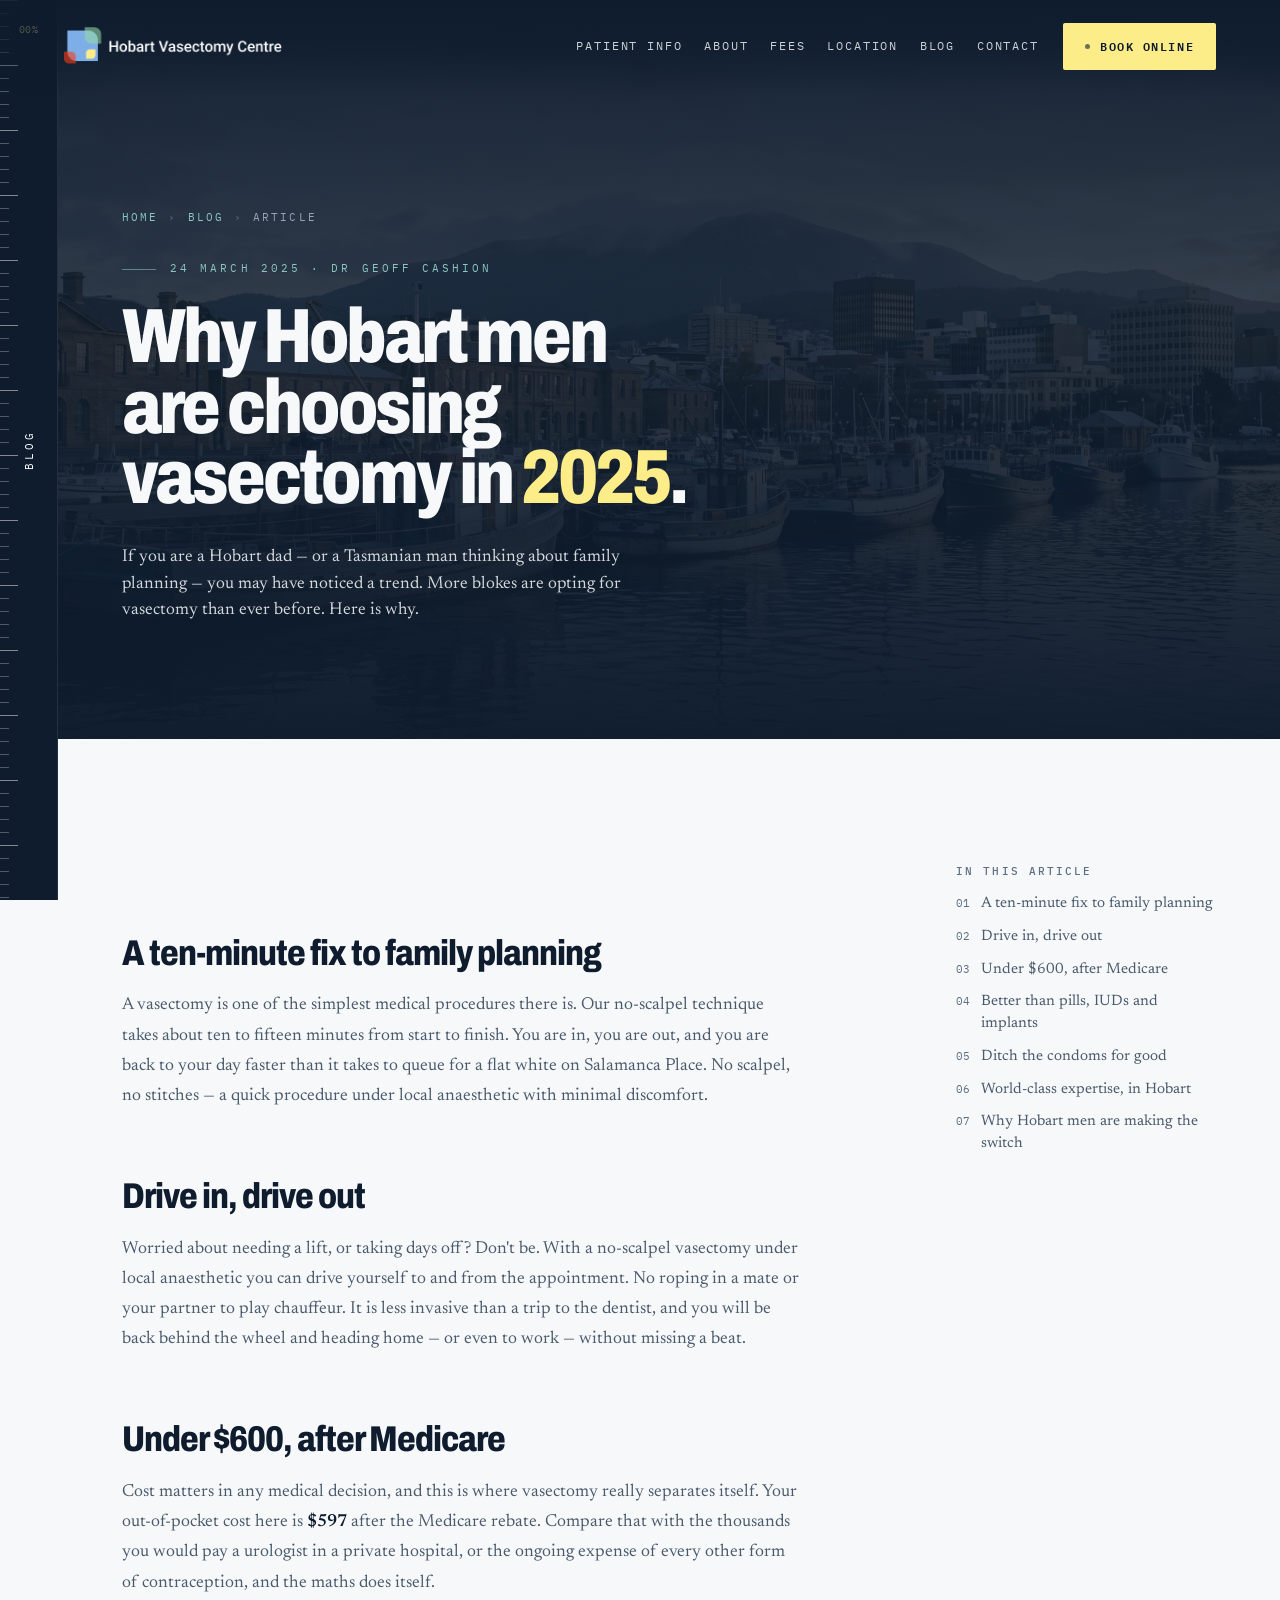
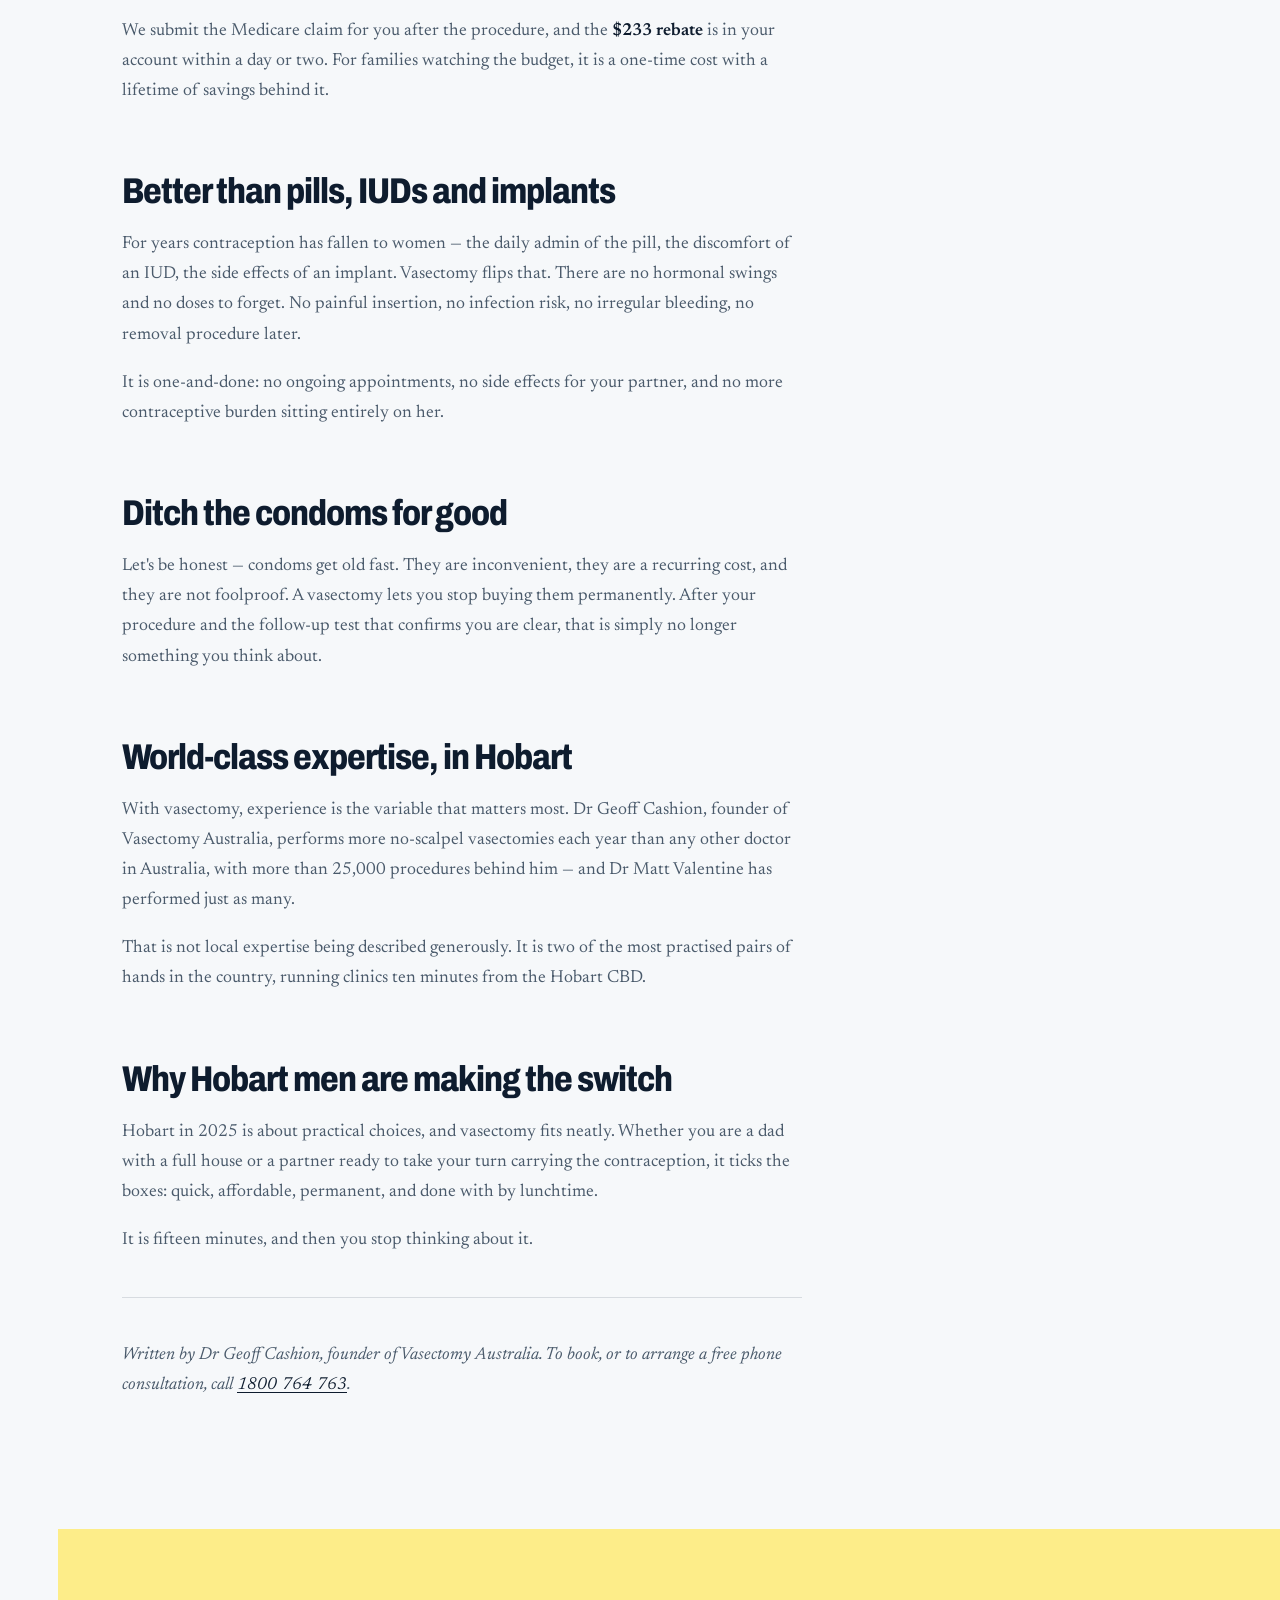
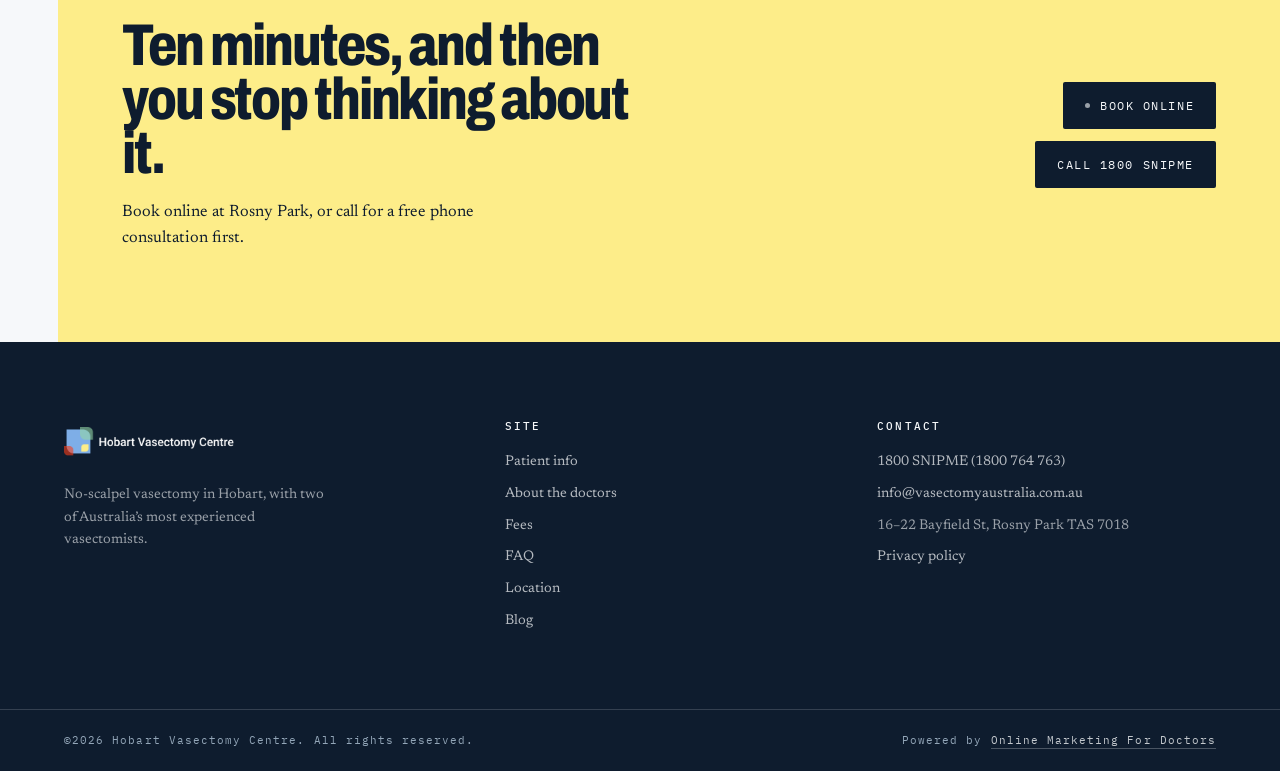
<file: blog/why-hobart-men-are-choosing-vasectomy-in-2025.html>
<!doctype html>
<html lang="en-AU">
<head>
<meta charset="utf-8">
<meta name="viewport" content="width=device-width, initial-scale=1">
<meta name="robots" content="noindex, nofollow, noarchive, nosnippet, noimageindex">
<title>Why Hobart Men Are Choosing Vasectomy in 2025 | Hobart Vasectomy Centre</title>
<meta name="description" content="More Tasmanian men are choosing vasectomy. On time, cost and who carries the contraceptive load, here is why.">
<link rel="icon" href="/assets/brand/favicon_hobartvasectomy_com_au_64x64.png">
<link rel="preconnect" href="https://fonts.googleapis.com">
<link rel="preconnect" href="https://fonts.gstatic.com" crossorigin>
<link href="https://fonts.googleapis.com/css2?family=Archivo:wdth,wght@62..125,400..900&family=Newsreader:opsz,wght@6..72,300..700&family=IBM+Plex+Mono:wght@400;500;600&display=swap" rel="stylesheet">
<link rel="stylesheet" href="/assets/css/site.css">
<link rel="stylesheet" href="/assets/css/pages.css">
</head>
<body>
<a class="skip" href="#main">Skip to content</a>

<!-- calibration spine ---------------------------------------------------- -->
<aside class="spine" aria-hidden="true">
  <div class="spine__ticks" id="spineTicks"></div>
  <div class="spine__progress" id="spineProgress"></div>
  <div class="spine__count" id="spineCount">00%</div>
  <div class="spine__label" id="spineLabel">Hobart Vasectomy Centre</div>
</aside>

<header class="site-header" id="siteHeader">
  <div class="site-header__inner">
    <a class="brand" href="/" aria-label="Hobart Vasectomy Centre — home">
      <img src="/assets/brand/Logo.png" alt="Hobart Vasectomy Centre" width="158" height="44">
    </a>
    <nav class="nav" aria-label="Primary">
      <a href="/patient-information">Patient info</a>
      <a href="/about-us">About</a>
      <a href="/vasectomy-fees">Fees</a>
      <a href="/location">Location</a>
      <a href="/blog">Blog</a>
      <a href="/contact-us">Contact</a>
    </nav>
    <a class="btn btn--gold hdr-book" href="https://bookings.gettimely.com/vasectomyaustralia/bb/book?location=311811&amp;product=3705203%3ASV&amp;staff=288783" rel="noopener"><span class="btn__dot"></span>Book online</a>
    <a class="hdr-tel" href="tel:1800764763" aria-label="Call 1800 764 763">
      <svg viewBox="0 0 24 24" fill="none" stroke="currentColor" stroke-width="1.7" stroke-linecap="round" stroke-linejoin="round" aria-hidden="true" focusable="false">
        <path d="M22 16.9v3a2 2 0 0 1-2.2 2 19.8 19.8 0 0 1-8.6-3.1 19.5 19.5 0 0 1-6-6A19.8 19.8 0 0 1 2.1 4.2 2 2 0 0 1 4.1 2h3a2 2 0 0 1 2 1.7c.1 1 .4 1.9.7 2.8a2 2 0 0 1-.5 2.1L8.1 9.9a16 16 0 0 0 6 6l1.3-1.3a2 2 0 0 1 2.1-.4c.9.3 1.8.6 2.8.7a2 2 0 0 1 1.7 2z"/>
      </svg>
    </a>
    <button class="burger" id="burger" aria-expanded="false" aria-controls="drawer" aria-label="Open menu">
      <span></span><span></span><span></span>
    </button>
  </div>
</header>

<div class="drawer" id="drawer" data-open="false">
  <a href="/patient-information">Patient info</a>
  <a href="/about-us">About</a>
  <a href="/vasectomy-fees">Fees</a>
  <a href="/#reviews">Reviews</a>
  <a href="/location">Location</a>
  <a href="/contact-us">Contact</a>
</div>

<main id="main">
<section class="phero" data-spine="Blog">
  <div class="phero__media"><img src="/assets/generated/28-hobart-golden.webp" width="2400" height="1018" alt="Hobart waterfront at golden hour" fetchpriority="high"></div>
  <div class="phero__scrim"></div>
  <div class="wrap phero__in">
    <nav class="crumb" aria-label="Breadcrumb"><a href="/">Home</a><span aria-hidden="true">&rsaquo;</span><a href="/blog">Blog</a><span aria-hidden="true">&rsaquo;</span>Article</nav>
    <p class="kicker kicker--dk">24 March 2025 &middot; Dr Geoff Cashion</p>
    <h1>Why Hobart men are choosing vasectomy in <em>2025</em>.</h1>
    <p class="phero__lede">If you are a Hobart dad &mdash; or a Tasmanian man thinking about family planning &mdash; you may have noticed a trend. More blokes are opting for vasectomy than ever before. Here is why.</p>
  </div>
</section>

<section class="section">
  <div class="wrap post">
    <article class="prose" data-rev><h2 id="a-10-minute-fix">A ten-minute fix to family planning</h2>
<p>A vasectomy is one of the simplest medical procedures there is. Our no-scalpel technique takes about ten to fifteen minutes from start to finish. You are in, you are out, and you are back to your day faster than it takes to queue for a flat white on Salamanca Place. No scalpel, no stitches &mdash; a quick procedure under local anaesthetic with minimal discomfort.</p>
<h2 id="drive-in-drive-out">Drive in, drive out</h2>
<p>Worried about needing a lift, or taking days off? Don't be. With a no-scalpel vasectomy under local anaesthetic you can drive yourself to and from the appointment. No roping in a mate or your partner to play chauffeur. It is less invasive than a trip to the dentist, and you will be back behind the wheel and heading home &mdash; or even to work &mdash; without missing a beat.</p>
<h2 id="affordable">Under $600, after Medicare</h2>
<p>Cost matters in any medical decision, and this is where vasectomy really separates itself. Your out-of-pocket cost here is <strong>$597</strong> after the Medicare rebate. Compare that with the thousands you would pay a urologist in a private hospital, or the ongoing expense of every other form of contraception, and the maths does itself.</p><p>We submit the Medicare claim for you after the procedure, and the <strong>$233 rebate</strong> is in your account within a day or two. For families watching the budget, it is a one-time cost with a lifetime of savings behind it.</p>
<h2 id="better-than-pills">Better than pills, IUDs and implants</h2>
<p>For years contraception has fallen to women &mdash; the daily admin of the pill, the discomfort of an IUD, the side effects of an implant. Vasectomy flips that. There are no hormonal swings and no doses to forget. No painful insertion, no infection risk, no irregular bleeding, no removal procedure later.</p><p>It is one-and-done: no ongoing appointments, no side effects for your partner, and no more contraceptive burden sitting entirely on her.</p>
<h2 id="ditch-the-condoms">Ditch the condoms for good</h2>
<p>Let's be honest &mdash; condoms get old fast. They are inconvenient, they are a recurring cost, and they are not foolproof. A vasectomy lets you stop buying them permanently. After your procedure and the follow-up test that confirms you are clear, that is simply no longer something you think about.</p>
<h2 id="expertise-in-hobart">World-class expertise, in Hobart</h2>
<p>With vasectomy, experience is the variable that matters most. Dr Geoff Cashion, founder of Vasectomy Australia, performs more no-scalpel vasectomies each year than any other doctor in Australia, with more than 25,000 procedures behind him &mdash; and Dr Matt Valentine has performed just as many.</p><p>That is not local expertise being described generously. It is two of the most practised pairs of hands in the country, running clinics ten minutes from the Hobart CBD.</p>
<h2 id="making-the-switch">Why Hobart men are making the switch</h2>
<p>Hobart in 2025 is about practical choices, and vasectomy fits neatly. Whether you are a dad with a full house or a partner ready to take your turn carrying the contraception, it ticks the boxes: quick, affordable, permanent, and done with by lunchtime.</p><p>It is fifteen minutes, and then you stop thinking about it.</p>
      <hr style="border:0;border-top:1px solid var(--rule);margin:2.4em 0">
      <p><em>Written by Dr Geoff Cashion, founder of Vasectomy Australia. To book, or to arrange a free phone consultation, call <a href="tel:1800764763">1800&nbsp;764&nbsp;763</a>.</em></p>
    </article>
    <aside class="post__toc" data-rev data-rev-d="1">
      <h2>In this article</h2>
      <ol data-toc><li><a href="#a-10-minute-fix">A ten-minute fix to family planning</a></li>
<li><a href="#drive-in-drive-out">Drive in, drive out</a></li>
<li><a href="#affordable">Under $600, after Medicare</a></li>
<li><a href="#better-than-pills">Better than pills, IUDs and implants</a></li>
<li><a href="#ditch-the-condoms">Ditch the condoms for good</a></li>
<li><a href="#expertise-in-hobart">World-class expertise, in Hobart</a></li>
<li><a href="#making-the-switch">Why Hobart men are making the switch</a></li></ol>
    </aside>
  </div>
</section>
<section class="pagecta">
  <div class="wrap pagecta__in">
    <div>
      <h2 data-rev>Ten minutes, and then you stop thinking about it.</h2>
      <p data-rev data-rev-d="1">Book online at Rosny Park, or call for a free phone consultation first.</p>
    </div>
    <div class="pagecta__act" data-rev data-rev-d="2">
      <a class="btn btn--ink" href="https://bookings.gettimely.com/vasectomyaustralia/bb/book?location=311811&amp;product=3705203%3ASV&amp;staff=288783" rel="noopener"><span class="btn__dot"></span>Book online</a>
      <a class="btn btn--ink" href="tel:1800764763">Call 1800 SNIPME</a>
    </div>
  </div>
</section>
</main>

<footer class="site-footer">
  <div class="wrap site-footer__in">
    <div>
      <img src="/assets/brand/Logo.png" alt="Hobart Vasectomy Centre" width="170" height="48">
      <p style="max-width:34ch">No-scalpel vasectomy in Hobart, with two of Australia&rsquo;s most experienced vasectomists.</p>
    </div>
    <div>
      <h5>Site</h5>
      <ul>
        <li><a href="/patient-information">Patient info</a></li>
        <li><a href="/about-us">About the doctors</a></li>
        <li><a href="/vasectomy-fees">Fees</a></li>
        <li><a href="/patient-information#faq">FAQ</a></li>
        <li><a href="/location">Location</a></li>
        <li><a href="/blog">Blog</a></li>
      </ul>
    </div>
    <div>
      <h5>Contact</h5>
      <ul>
        <li><a href="tel:1800764763">1800 SNIPME (1800 764 763)</a></li>
        <li><a href="mailto:info@vasectomyaustralia.com.au">info@vasectomyaustralia.com.au</a></li>
        <li>16&ndash;22 Bayfield St, Rosny Park TAS 7018</li>
        <li><a href="/privacy-policy">Privacy policy</a></li>
      </ul>
    </div>
  </div>
  <div class="wrap site-footer__bar">
    <span>&copy;2026 Hobart Vasectomy Centre. All rights reserved.</span>
    <span>Powered by <a href="https://onlinemarketingfordoctors.com/" rel="noopener" target="_blank">Online Marketing For Doctors</a></span>
  </div>
</footer>

<button class="totop" id="toTop" type="button" aria-label="Back to top">
  <svg viewBox="0 0 24 24" fill="none" stroke="currentColor" stroke-width="1.8" stroke-linecap="round" stroke-linejoin="round" aria-hidden="true" focusable="false">
    <path d="M12 19V5M5 12l7-7 7 7"/>
  </svg>
</button>

<button class="totop" id="toTop" type="button" aria-label="Back to top">
  <svg viewBox="0 0 24 24" fill="none" stroke="currentColor" stroke-width="1.8" stroke-linecap="round" stroke-linejoin="round" aria-hidden="true" focusable="false">
    <path d="M12 19V5M5 12l7-7 7 7"/>
  </svg>
</button>

<script src="/assets/js/site.js" defer></script>
<script src="/assets/js/pages.js" defer></script>
</body>
</html>
</file>
<file: assets/css/site.css>
/* ==========================================================================
   Hobart Vasectomy Centre
   Design system: "Theatre" — navy-dominant editorial, calibration-spine motif.
   Palette derived from the logo mark; navy taken from the scrubs the
   doctors actually wear.
   ========================================================================== */

:root{
  /* Colour */
  --navy:      #0E1C2E;
  --navy-2:    #16293F;
  --navy-3:    #24374E;
  --blue:      #7EAEE7;
  --teal:      #8BC6C0;
  --yellow:    #FDED89;
  --coral:     #C86A6A;
  --paper:     #F6F8FA;
  --paper-2:   #ECF1F5;
  --ink:       #0E1C2E;
  --ink-soft:  #4A5A6B;
  --ink-faint: #5C6E82;   /* small text on light  — 4.9:1 */
  --dk-faint:  #93A6B8;   /* small text on navy   — 6.9:1 */
  --coral-ink: #A04B4B;   /* coral, darkened for text on light — 5.4:1 */
  --rule:      rgba(14,28,46,.13);
  --rule-dk:   rgba(246,248,250,.16);

  /* Type */
  --display: 'Archivo', 'Helvetica Neue', Arial, sans-serif;
  --body:    'Newsreader', Georgia, 'Times New Roman', serif;
  --mono:    'IBM Plex Mono', ui-monospace, 'SF Mono', Menlo, monospace;

  /* Measure */
  --spine: 58px;
  --gut: clamp(20px, 5vw, 76px);
  --maxw: 1560px;

  /* Motion */
  --ease: cubic-bezier(.22,.61,.36,1);
  --ease-out: cubic-bezier(.16,1,.3,1);
}

/* --------------------------------------------------------------- reset -- */
*,*::before,*::after{box-sizing:border-box}
html{-webkit-text-size-adjust:100%}
body{
  margin:0;
  background:var(--paper);
  color:var(--ink);
  font-family:var(--body);
  font-size:clamp(17px,1.05vw,19px);
  line-height:1.62;
  font-optical-sizing:auto;
  -webkit-font-smoothing:antialiased;
  overflow-x:hidden;
}
img,video{max-width:100%;display:block;height:auto}
a{color:inherit}
button{font:inherit;color:inherit;background:none;border:0;cursor:pointer}
h1,h2,h3,h4{margin:0;font-family:var(--display);font-weight:800;line-height:.92;letter-spacing:-.02em}
p{margin:0 0 1.1em}
p:last-child{margin-bottom:0}
::selection{background:var(--yellow);color:var(--navy)}

:focus-visible{
  outline:3px solid var(--blue);
  outline-offset:3px;
  border-radius:2px;
}

.u-sr{position:absolute;width:1px;height:1px;padding:0;margin:-1px;overflow:hidden;clip:rect(0 0 0 0);white-space:nowrap;border:0}

.skip{
  position:absolute;left:-9999px;top:0;z-index:200;
  background:var(--yellow);color:var(--navy);padding:14px 20px;
  font-family:var(--mono);font-size:13px;text-decoration:none;
}
.skip:focus{left:var(--spine)}

/* ------------------------------------------------------------- layout --- */
.wrap{
  width:100%;max-width:var(--maxw);margin-inline:auto;
  padding-inline:var(--gut);
}
.section{padding-block:clamp(72px,10vw,160px)}
.section--flush{padding-block:0}
main{padding-left:0}
@media (min-width:1024px){
  main,.site-header__inner{padding-left:var(--spine)}
}

/* ---------------------------------------------------- calibration spine -- */
/* The signature: a graduated instrument rule pinned to the left edge that
   tracks reading position and names the section you are in. */
.spine{display:none}
@media (min-width:1024px){
  .spine{
    display:block;position:fixed;inset-block:0;left:0;width:var(--spine);
    z-index:60;background:var(--navy);color:var(--paper);
    border-right:1px solid rgba(255,255,255,.09);
  }
  .spine__ticks{position:absolute;inset:0;overflow:hidden}
  .spine__tick{
    position:absolute;left:0;height:1px;background:rgba(246,248,250,.28);
    width:9px;
  }
  .spine__tick--major{width:18px;background:rgba(246,248,250,.5)}
  .spine__progress{
    position:absolute;left:0;top:0;width:2px;background:var(--yellow);
    height:0%;transition:height .12s linear;
  }
  .spine__label{
    position:absolute;left:50%;top:50%;
    transform:translate(-50%,-50%) rotate(180deg);
    writing-mode:vertical-rl;
    font-family:var(--mono);font-size:10.5px;letter-spacing:.30em;
    text-transform:uppercase;color:var(--paper);
    white-space:nowrap;transition:opacity .35s var(--ease);
  }
  .spine__mark{
    position:absolute;left:50%;transform:translateX(-50%);
    bottom:22px;width:16px;opacity:.85;
  }
  .spine__count{
    position:absolute;left:50%;transform:translateX(-50%);
    top:22px;font-family:var(--mono);font-size:9.5px;letter-spacing:.05em;
    color:var(--yellow);font-variant-numeric:tabular-nums;
  }
}

/* ------------------------------------------------------------- header --- */
.site-header{
  position:fixed;inset-inline:0;top:0;z-index:70;
  transition:background .4s var(--ease),border-color .4s var(--ease);
  border-bottom:1px solid transparent;
}
/* keeps the nav legible where it crosses photography */
.site-header::before{
  content:"";position:absolute;inset:0;pointer-events:none;
  background:linear-gradient(180deg,rgba(14,28,46,.92) 0%,rgba(14,28,46,.62) 52%,rgba(14,28,46,0) 100%);
  transition:opacity .4s var(--ease);
}
.site-header.is-stuck::before{opacity:0}
.site-header__inner{position:relative;z-index:1}
.site-header__inner{
  display:flex;align-items:center;gap:24px;
  padding:16px var(--gut);max-width:calc(var(--maxw) + var(--spine));
  margin-inline:auto;
}
.site-header.is-stuck{
  background:rgba(14,28,46,.94);
  backdrop-filter:saturate(150%) blur(14px);
  border-bottom-color:rgba(255,255,255,.10);
}
.brand{display:flex;align-items:center;gap:12px;text-decoration:none;flex:0 0 auto}
/* The mark is large while the page is at rest and gives back space once the
   masthead condenses on scroll. Clamped so it never crowds the nav at the
   width where the nav first appears. */
.brand img{width:clamp(158px,17vw,237px);height:auto;transition:width .35s var(--ease)}
.site-header.is-stuck .brand img{width:158px}

@media (max-width:1099px){
  .brand img,.site-header.is-stuck .brand img{width:clamp(190px,56vw,226px)}
}
@media (max-width:680px){
  .site-header .btn{padding:11px 14px;font-size:10.5px;letter-spacing:.09em}
  .site-header__inner{gap:9px;padding-inline:16px}
}


/* call button — phones only; desktop keeps the number in the footer and nav */
.hdr-tel{
  display:none;flex:0 0 auto;width:40px;height:40px;border-radius:50%;
  place-content:center;color:var(--paper);text-decoration:none;
  border:1px solid var(--rule-dk);transition:border-color .25s,color .25s,background .25s;
}
.hdr-tel svg{width:18px;height:18px;display:block}
.hdr-tel:hover,.hdr-tel:focus-visible{color:var(--yellow);border-color:var(--yellow)}

@media (max-width:1099px){
  /* At rest the masthead shows the mark. Once the page moves, the mark gives
     up its slot to the booking button — the one action worth a fixed bar. */
  .brand{margin-right:auto}
  .site-header .hdr-book{display:none;margin-left:0}
  .site-header.is-stuck .brand{display:none}
  .site-header.is-stuck .hdr-book{display:inline-flex;margin-left:0;margin-right:auto;animation:hdrIn .32s var(--ease-out) both}
  .hdr-tel{display:grid}
}
@keyframes hdrIn{from{opacity:0;transform:translateX(-8px)}to{opacity:1;transform:none}}
.nav{
  display:none;margin-left:auto;align-items:center;gap:clamp(14px,1.7vw,30px);
}
@media (min-width:1100px){.nav{display:flex}}
.nav a{
  font-family:var(--mono);font-size:11.5px;letter-spacing:.16em;
  text-transform:uppercase;text-decoration:none;color:var(--paper);
  padding:6px 0;position:relative;opacity:.82;transition:opacity .25s
}
.nav a::after{
  content:"";position:absolute;left:0;bottom:0;height:1px;width:0;
  background:var(--yellow);transition:width .3s var(--ease)
}
.nav a:hover{opacity:1}
.nav a:hover::after{width:100%}

.btn{
  display:inline-flex;align-items:center;gap:10px;
  font-family:var(--mono);font-size:12px;letter-spacing:.13em;
  text-transform:uppercase;text-decoration:none;
  padding:14px 22px;border-radius:2px;
  transition:transform .25s var(--ease),background .25s,color .25s,box-shadow .25s;
  will-change:transform;
}
.btn--gold{background:var(--yellow);color:var(--navy);font-weight:600}
.btn--gold:hover{transform:translateY(-2px);box-shadow:0 10px 26px -10px rgba(253,237,137,.7)}
.btn--ghost{border:1px solid rgba(246,248,250,.34);color:var(--paper)}
.btn--ghost:hover{border-color:var(--yellow);color:var(--yellow)}
.btn--ink{background:var(--navy);color:var(--paper)}
.btn--ink:hover{transform:translateY(-2px);background:var(--navy-2)}
.btn__dot{width:5px;height:5px;border-radius:50%;background:currentColor;opacity:.6}
.site-header .btn{margin-left:auto}
@media (min-width:1100px){.site-header .btn{margin-left:0}}

.burger{display:grid;gap:5px;padding:10px;margin-left:8px}
@media (min-width:1100px){.burger{display:none}}
.burger span{display:block;width:22px;height:1.5px;background:var(--paper);transition:transform .3s var(--ease),opacity .2s}
.burger[aria-expanded="true"] span:nth-child(1){transform:translateY(6.5px) rotate(45deg)}
.burger[aria-expanded="true"] span:nth-child(2){opacity:0}
.burger[aria-expanded="true"] span:nth-child(3){transform:translateY(-6.5px) rotate(-45deg)}

.drawer{
  position:fixed;inset:0;z-index:65;background:var(--navy);
  display:flex;flex-direction:column;justify-content:center;gap:6px;
  padding:0 var(--gut);
  clip-path:inset(0 0 100% 0);transition:clip-path .55s var(--ease-out);
}
.drawer[data-open="true"]{clip-path:inset(0 0 0 0)}
.drawer a{
  font-family:var(--display);font-size:clamp(30px,7vw,54px);font-weight:800;
  font-stretch:112%;color:var(--paper);text-decoration:none;letter-spacing:-.025em;
  padding:5px 0;opacity:.55;transition:opacity .25s,color .25s
}
.drawer a:hover{opacity:1;color:var(--yellow)}

/* --------------------------------------------------------------- hero --- */
/* Split masthead: claim on the left, a diptych of the two vasectomists on
   the right. The layout states the headline before you read it. */
.hero{
  position:relative;background:var(--navy);color:var(--paper);
  display:grid;grid-template-columns:1fr;
  grid-template-areas:"media" "copy" "facts";
  overflow:hidden;
  padding-top:var(--hdr-h,72px);   /* clears the fixed masthead */
}
@media (min-width:1000px){.hero{padding-top:0}}
@media (min-width:1000px){
  .hero{
    min-height:100svh;
    grid-template-columns:1.06fr .94fr;
    grid-template-rows:1fr auto;
    grid-template-areas:"copy media" "facts facts";
  }
}

.hero__media{
  grid-area:media;position:relative;
  display:grid;grid-template-columns:1fr 1fr;gap:1px;
  background:rgba(246,248,250,.14);
}
.hero__fig{margin:0;position:relative;overflow:hidden;background:var(--navy-2)}
.hero__fig img{
  width:100%;height:100%;object-fit:cover;object-position:50% 16%;
  aspect-ratio:4/5;
  opacity:0;transform:scale(-1.05,1.05);
  animation:heroIn 1.9s var(--ease-out) forwards;
}
.hero__fig:nth-child(2) img{animation-delay:.16s}
@media (min-width:1000px){
  .hero__fig img{aspect-ratio:auto;position:absolute;inset:0}
}
.hero__fig figcaption{
  position:absolute;left:0;right:0;bottom:0;padding:34px 14px 13px;
  background:linear-gradient(180deg,transparent,rgba(14,28,46,.9));
  font-family:var(--mono);font-size:10px;letter-spacing:.15em;text-transform:uppercase;
  color:var(--paper);
}
.hero__fig figcaption b{display:block;font-weight:500;color:var(--yellow);margin-bottom:3px}
@keyframes heroIn{to{opacity:1;transform:scale(-1,1)}}
@keyframes heroInPlain{to{opacity:1;transform:scale(1)}}
@media (max-width:999px){
  .hero__fig:first-child img{transform:scale(1.05);animation-name:heroInPlain}
}
@media (max-width:999px) and (prefers-reduced-motion:reduce){
  .hero__fig:first-child img{transform:none}
}

.hero__inner{
  grid-area:copy;position:relative;z-index:2;
  /* stacked under the portraits on phones — the hero already clears the
     masthead, so no room is reserved for it a second time here */
  padding:clamp(26px,4.5vh,44px) var(--gut) clamp(30px,5vh,52px);
  display:flex;flex-direction:column;justify-content:center;
}
@media (min-width:1000px){
  /* beside the portraits, where the copy must clear the fixed masthead */
  .hero__inner{padding:clamp(104px,13vh,150px) var(--gut) clamp(34px,6vh,64px)}
}
.hero__eyebrow{
  font-family:var(--mono);font-size:11px;letter-spacing:.28em;text-transform:uppercase;
  color:var(--teal);display:flex;align-items:center;gap:14px;margin:0 0 clamp(20px,3vh,32px);
}
.hero__eyebrow::before{content:"";width:clamp(26px,4vw,54px);height:1px;background:var(--teal);opacity:.7}

.hero h1{
  font-size:clamp(38px,5.2vw,82px);
  font-stretch:82%;font-weight:820;
  letter-spacing:-.035em;line-height:.93;
  max-width:14ch;text-wrap:balance;
}
.hero h1 em{font-style:normal;color:var(--yellow)}
.hero__count{font-variant-numeric:tabular-nums;color:var(--yellow)}

.hero__sub{
  margin:clamp(20px,3vh,32px) 0 0;max-width:46ch;
  font-size:clamp(16.5px,1.15vw,20px);line-height:1.55;color:rgba(246,248,250,.84);
}
.hero__sub strong{color:var(--paper);font-weight:600}
.hero__actions{display:flex;flex-wrap:wrap;gap:12px;margin-top:clamp(24px,3.6vh,38px)}

.gbadge{
  display:inline-flex;align-items:center;gap:11px;align-self:flex-start;
  margin-top:clamp(22px,3vh,32px);text-decoration:none;
  transition:opacity .28s var(--ease);
}
.gbadge:hover{opacity:.82}
.gbadge:focus-visible{outline-offset:6px}
.gbadge__g{
  width:26px;height:26px;border-radius:50%;background:var(--paper);
  display:grid;place-content:center;flex:0 0 auto;
}
.gbadge__g svg{width:14px;height:14px;display:block}
.gbadge__n{
  font-family:var(--display);font-weight:800;font-stretch:88%;font-size:18px;
  letter-spacing:-.015em;color:var(--paper);font-variant-numeric:tabular-nums;
}
.gbadge__s{color:var(--yellow);font-size:13px;letter-spacing:2px}
.gbadge__t{
  font-family:var(--mono);font-size:10.5px;letter-spacing:.13em;text-transform:uppercase;
  color:var(--dk-faint);padding-left:11px;border-left:1px solid var(--rule-dk);
}
@media (max-width:420px){.gbadge__t{padding-left:8px;font-size:9.5px;letter-spacing:.08em}}

.hero__facts{
  grid-area:facts;position:relative;z-index:2;
  display:grid;grid-template-columns:repeat(2,1fr);
  border-top:1px solid var(--rule-dk);
  background:var(--navy);
}
@media (min-width:640px){.hero__facts{grid-template-columns:repeat(4,1fr)}}
.hero__fact{
  padding:20px var(--gut) 22px;
  border-right:1px solid var(--rule-dk);
  border-bottom:1px solid var(--rule-dk);
}
@media (min-width:640px){
  .hero__fact{border-bottom:0;padding-inline:clamp(16px,2vw,30px)}
  .hero__fact:first-child{padding-left:var(--gut)}
  .hero__fact:last-child{border-right:0}
}
.hero__fact b{
  display:block;font-family:var(--display);font-weight:800;font-stretch:88%;
  font-size:clamp(20px,1.9vw,29px);letter-spacing:-.02em;color:var(--paper);
  font-variant-numeric:tabular-nums;
}
.hero__fact span{
  display:block;font-family:var(--mono);font-size:10px;letter-spacing:.15em;
  text-transform:uppercase;color:var(--blue);margin-top:6px;
}

/* full-bleed band — the wide frame of both doctors, used at its native ratio */
.band{position:relative;overflow:hidden;background:var(--navy-2)}
.band img{width:100%;aspect-ratio:2.45/1;object-fit:cover;object-position:50% 30%}
@media (max-width:720px){.band img{aspect-ratio:1.9/1;object-position:50% 26%}}
.band__cap{
  position:absolute;left:var(--gut);bottom:22px;
  font-family:var(--mono);font-size:10.5px;letter-spacing:.16em;text-transform:uppercase;
  color:var(--paper);background:rgba(14,28,46,.72);padding:9px 13px;backdrop-filter:blur(6px);
}

/* ------------------------------------------------------ shared headings -- */
.eyebrow{
  font-family:var(--mono);font-size:11px;letter-spacing:.28em;text-transform:uppercase;
  color:var(--ink-faint);display:flex;align-items:center;gap:14px;margin-bottom:26px;
}
.eyebrow::before{content:"";width:34px;height:1px;background:currentColor;opacity:.55}
.eyebrow--dk{color:var(--teal)}

.h2{
  font-size:clamp(32px,4.6vw,74px);font-stretch:80%;letter-spacing:-.032em;
  line-height:.94;max-width:20ch;text-wrap:balance;
}
.lede{
  font-size:clamp(18px,1.5vw,24px);line-height:1.5;color:var(--ink-soft);
  max-width:56ch;margin-top:24px;
}
.lede--dk{color:rgba(246,248,250,.8)}

/* ------------------------------------------------------------- pillars -- */
.pillars{background:var(--paper-2);position:relative}
.pillars__grid{display:grid;gap:clamp(30px,4vw,64px)}
@media (min-width:960px){.pillars__grid{grid-template-columns:minmax(0,.92fr) minmax(0,1.08fr);align-items:start}}
.pillars__sticky{position:relative}
@media (min-width:960px){
  .pillars__sticky{position:sticky;top:clamp(110px,16vh,190px)}
}
.pillars__stack{display:grid;gap:clamp(18px,2.4vw,30px)}
.pillar{
  position:relative;border-top:1px solid var(--rule);padding-top:22px;
  opacity:.4;transition:opacity .5s var(--ease);
}
.pillar.is-active{opacity:1}
.pillar__k{
  font-family:var(--mono);font-size:10.5px;letter-spacing:.22em;text-transform:uppercase;
  color:var(--ink-faint);
}
.pillar h3{
  font-size:clamp(28px,3.5vw,52px);font-stretch:74%;letter-spacing:-.03em;margin:8px 0 12px;
}
.pillar.is-active h3{color:var(--navy)}
.pillar p{color:var(--ink-soft);max-width:46ch}
.pillar__bar{position:absolute;left:0;top:-1px;height:1px;width:0;background:var(--navy);transition:width .6s var(--ease)}
.pillar.is-active .pillar__bar{width:100%}

.pillars__media{position:relative;aspect-ratio:3/4;background:var(--navy);overflow:hidden}
@media (min-width:960px){.pillars__media{aspect-ratio:4/5}}
.pillars__media img{
  position:absolute;inset:0;width:100%;height:100%;object-fit:cover;
  opacity:0;transform:scale(1.05);
  transition:opacity .9s var(--ease),transform 1.4s var(--ease);
}
.pillars__media img.is-active{opacity:1;transform:scale(1)}

/* ------------------------------------------------------------ doctors --- */
.docs{background:var(--navy);color:var(--paper)}
.doc{
  display:grid;gap:clamp(26px,3.6vw,64px);align-items:center;
  padding-block:clamp(48px,7vw,110px);
  border-top:1px solid var(--rule-dk);
}
@media (min-width:960px){
  .doc{grid-template-columns:minmax(0,1fr) minmax(0,1.05fr)}
  .doc--flip .doc__media{order:2}
}
.doc__media{position:relative}
.doc__media img{width:100%;aspect-ratio:3/4;object-fit:cover;object-position:50% 22%}
.doc__tag{
  position:absolute;left:0;bottom:0;background:var(--yellow);color:var(--navy);
  font-family:var(--mono);font-size:10.5px;letter-spacing:.18em;text-transform:uppercase;
  padding:9px 14px;font-weight:600;
}
.doc__inset{
  position:absolute;right:-6%;bottom:-9%;width:46%;
  /* in the flipped spread the portrait sits right of the copy, so the inset
     tucks in on the copy side rather than hanging off the page edge */
  border:7px solid var(--navy);box-shadow:0 24px 60px -24px rgba(0,0,0,.7);
  display:none;
}
@media (min-width:1180px){.doc__inset{display:block}}
.doc__inset img{aspect-ratio:4/3;object-position:50% 40%}
/* media sits right of the copy in the flipped spread, so mirror the portrait
   inward. Direct child only — the consult inset keeps its own orientation. */
.doc--flip .doc__media > img{transform:scaleX(-1)}
.doc--flip .doc__inset{left:-6%;right:auto}

.doc__name{
  font-size:clamp(34px,4.4vw,68px);font-stretch:76%;letter-spacing:-.032em;line-height:.92;
}
.doc__role{
  font-family:var(--mono);font-size:11px;letter-spacing:.24em;text-transform:uppercase;
  color:var(--teal);margin:14px 0 22px;
}
.doc__body{color:rgba(246,248,250,.82);max-width:52ch}
.doc__body p+p{margin-top:.9em}
.doc__stats{
  display:flex;flex-wrap:wrap;gap:0;margin-top:30px;
  border-top:1px solid var(--rule-dk);
}
.doc__stat{padding:16px 26px 2px 0;margin-right:26px;border-right:1px solid var(--rule-dk)}
.doc__stat:last-child{border-right:0;margin-right:0}
.doc__stat b{
  display:block;font-family:var(--display);font-weight:800;font-stretch:88%;
  font-size:clamp(22px,2.3vw,34px);letter-spacing:-.02em;color:var(--yellow);
  font-variant-numeric:tabular-nums;
}
.doc__stat span{
  display:block;font-family:var(--mono);font-size:10px;letter-spacing:.16em;
  text-transform:uppercase;color:var(--dk-faint);margin-top:6px;max-width:16ch;
}
.doc__link{
  display:inline-flex;align-items:center;gap:9px;margin-top:26px;
  font-family:var(--mono);font-size:11px;letter-spacing:.16em;text-transform:uppercase;
  color:var(--blue);text-decoration:none;border-bottom:1px solid rgba(126,174,231,.4);
  padding-bottom:4px;transition:color .25s,border-color .25s
}
.doc__link:hover{color:var(--yellow);border-color:var(--yellow)}

/* --------------------------------------------------------------- scale -- */
/* The volume ledger — a calibrated axis rather than a row of stat cards. */
.scale{background:var(--navy-2);color:var(--paper);overflow:hidden}
.scale__head{max-width:44ch}
.scale__axis{position:relative;margin-top:clamp(46px,7vw,90px);padding-bottom:8px}
.scale__rule{position:relative;height:1px;background:var(--rule-dk)}
.scale__rule i{
  position:absolute;left:0;top:0;height:1px;width:0;background:var(--yellow);
  transition:width 1.6s var(--ease-out);
}
.scale.is-in .scale__rule i{width:100%}
.scale__ticks{position:absolute;inset-inline:0;top:0;height:22px}
.scale__ticks b{position:absolute;top:0;width:1px;height:7px;background:rgba(246,248,250,.26)}
.scale__items{
  display:grid;gap:clamp(24px,3vw,20px);margin-top:26px;
  grid-template-columns:repeat(2,minmax(0,1fr));
}
@media (min-width:900px){.scale__items{grid-template-columns:repeat(4,minmax(0,1fr))}}
.scale__item{position:relative;padding-top:20px}
.scale__item::before{
  content:"";position:absolute;left:0;top:0;width:14px;height:1px;background:var(--yellow);
}
.scale__item b{
  display:block;font-family:var(--display);font-weight:820;font-stretch:84%;
  font-size:clamp(36px,5.2vw,74px);letter-spacing:-.04em;line-height:.9;
  font-variant-numeric:tabular-nums;color:var(--paper);
}
.scale__item span{
  display:block;font-family:var(--mono);font-size:10.5px;letter-spacing:.15em;
  text-transform:uppercase;color:var(--blue);margin-top:12px;max-width:20ch;line-height:1.7;
}
.scale__note{
  margin-top:clamp(34px,5vw,60px);font-size:15px;color:rgba(246,248,250,.66);
  max-width:62ch;font-family:var(--mono);line-height:1.8;
}

/* ----------------------------------------------------------- procedure -- */
.proc{background:var(--paper)}
.proc__grid{display:grid;gap:clamp(36px,4.5vw,76px);align-items:start}
@media (min-width:1000px){
  .proc__grid{grid-template-columns:.98fr 1.02fr}
  /* Sequence reads down the left, the video holds beside it on the right.
     DOM order keeps the heading before its steps for assistive tech; only
     the visual order swaps. */
  .proc__seq{order:1}
  .proc__intro{order:2;position:sticky;top:clamp(96px,13vh,140px)}
}
.proc__video{position:relative;background:var(--navy);overflow:hidden;margin-top:clamp(26px,3vw,38px)}
.proc__video video{width:100%;aspect-ratio:16/10;object-fit:cover;display:block}
.proc__cap{
  font-family:var(--mono);font-size:11px;line-height:1.75;color:var(--ink-faint);
  margin:14px 0 0;max-width:52ch;
}
.proc__cta{margin-top:clamp(24px,3vw,34px)}

.steps{position:relative;margin:0}
.steps::before{content:"";position:absolute;left:0;top:6px;bottom:6px;width:1px;background:var(--rule)}
@media (min-width:520px){.steps::before{left:72px}}

.step{
  position:relative;padding:0 0 clamp(26px,3.2vw,44px) 24px;display:grid;gap:6px;
}
.step:last-child{padding-bottom:0}
@media (min-width:520px){
  .step{grid-template-columns:72px 1fr;gap:clamp(22px,2.6vw,34px);padding-left:0}
}
.step__t{
  font-family:var(--mono);font-size:11px;letter-spacing:.1em;color:var(--coral-ink);
  padding-top:4px;font-variant-numeric:tabular-nums;margin:0;
}
@media (min-width:520px){.step__t{text-align:right;padding-right:20px}}
.step__c{position:relative}
.step__c::before{
  content:"";position:absolute;left:-25px;top:10px;width:9px;height:9px;
  border-radius:50%;background:var(--paper);border:1px solid var(--navy);
  transition:background .45s var(--ease);
}
@media (min-width:520px){
  .step__c::before{left:calc(-1 * clamp(22px,2.6vw,34px) - 4.5px)}
}
.step.is-in .step__c::before{background:var(--navy)}
.step h4{
  font-family:var(--body);font-weight:600;font-size:clamp(18px,1.45vw,23px);
  line-height:1.35;letter-spacing:-.01em;margin:0 0 7px;
}
.step p{color:var(--ink-soft);max-width:52ch;font-size:16px;margin:0}

/* ------------------------------------------------------------- reviews -- */
.revs{background:var(--navy);color:var(--paper)}
.revs__grid{display:grid;gap:clamp(34px,4.5vw,72px);align-items:start}
@media (min-width:960px){
  .revs__grid{grid-template-columns:.92fr 1.08fr}
  .revs__aside{position:sticky;top:clamp(110px,16vh,170px)}
}
.revs__score{
  display:flex;align-items:center;gap:15px;margin-top:34px;
  border-top:1px solid var(--rule-dk);padding-top:26px;
}
.revs__score p{margin:0}
.revs__stars{color:var(--yellow);font-size:17px;letter-spacing:2.5px;flex:0 0 auto}
.revs__score b{
  display:block;font-family:var(--display);font-weight:800;font-stretch:88%;
  font-size:19px;letter-spacing:-.015em;color:var(--paper);
}
.revs__score span{
  display:block;font-family:var(--mono);font-size:10px;letter-spacing:.15em;
  text-transform:uppercase;color:var(--dk-faint);margin-top:6px;
}

.revs__aside .h2{font-size:clamp(30px,3.6vw,56px)}
.rating{margin-top:34px;border-top:1px solid var(--rule-dk);padding-top:28px}
.rating__head{display:flex;align-items:center;gap:16px}
.rating__g{
  width:42px;height:42px;border-radius:50%;background:var(--paper);
  display:grid;place-content:center;flex:0 0 auto;
}
.rating__g svg{width:21px;height:21px;display:block}
.rating__n{
  display:block;font-family:var(--display);font-weight:820;font-stretch:84%;
  font-size:clamp(34px,3.4vw,46px);line-height:.9;letter-spacing:-.035em;
  color:var(--paper);font-variant-numeric:tabular-nums;
}
.rating__s{display:block;color:var(--yellow);font-size:15px;letter-spacing:2.5px;margin-top:7px}
.rating__c{
  margin:0 0 0 auto;text-align:right;display:flex;align-items:baseline;gap:8px;
  font-family:var(--mono);font-size:10.5px;line-height:1.5;letter-spacing:.11em;
  text-transform:uppercase;color:var(--dk-faint);
}
/* the review count is the second real number here — give it the weight of one */
.rating__c b{
  font-family:var(--display);font-weight:800;font-stretch:88%;
  font-size:clamp(20px,1.9vw,26px);letter-spacing:-.02em;line-height:1;
  color:var(--paper);font-variant-numeric:tabular-nums;
}
.rating__c span{display:block;max-width:9ch;text-align:left}

/* Single-series magnitude: one hue on a recessive track, direct-labelled by
   star value. No legend — one series, named by the label beside it. */
.rating__dist{list-style:none;margin:24px 0 0;padding:0;display:grid;gap:7px}
.rating__dist li{display:flex;align-items:center;gap:11px}
.rating__k{
  font-family:var(--mono);font-size:10.5px;color:var(--dk-faint);
  flex:0 0 8px;text-align:right;font-variant-numeric:tabular-nums;
}
.rating__track{
  flex:1;height:7px;border-radius:4px;background:rgba(246,248,250,.11);
  overflow:hidden;display:block;
}
.rating__track i{
  display:block;height:100%;width:0;border-radius:4px;background:var(--yellow);
  transition:width 1.1s var(--ease-out);
}
.revs.is-in .rating__track i{width:var(--v)}

.revs__panel{position:relative}
.revs__scroll{
  display:flex;flex-direction:column;gap:14px;
  max-height:min(66vh,512px);overflow-y:auto;
  padding:2px 16px 2px 2px;
  scrollbar-width:thin;scrollbar-color:rgba(246,248,250,.26) transparent;
}
.revs__scroll::-webkit-scrollbar{width:3px}
.revs__scroll::-webkit-scrollbar-track{background:rgba(246,248,250,.07)}
.revs__scroll::-webkit-scrollbar-thumb{background:rgba(246,248,250,.3)}

.rev{
  background:var(--navy-2);border:1px solid var(--rule-dk);
  padding:clamp(20px,2.2vw,28px);
  transition:border-color .3s var(--ease),background .3s var(--ease);
}
.rev:hover{border-color:rgba(246,248,250,.3);background:var(--navy-3)}
.rev__head{display:flex;align-items:center;gap:13px}
.rev__avatar{
  flex:0 0 38px;width:38px;height:38px;border-radius:50%;
  background:var(--paper);display:grid;place-content:center;
}
.rev__g{width:19px;height:19px;display:block}
.rev__id{display:block;min-width:0;flex:1}
.rev__id b{
  display:block;font-family:var(--display);font-weight:700;font-stretch:92%;
  font-size:15.5px;letter-spacing:-.01em;color:var(--paper);
}
.rev__id > span{
  display:block;font-family:var(--mono);font-size:10px;letter-spacing:.11em;
  text-transform:uppercase;color:var(--dk-faint);margin-top:4px;
}
.rev__when{
  font-family:var(--mono);font-size:10px;letter-spacing:.1em;text-transform:uppercase;
  color:var(--dk-faint);flex:0 0 auto;align-self:flex-start;padding-top:3px;
}
.rev__stars{margin:15px 0 10px;color:var(--yellow);font-size:14px;letter-spacing:2.5px}

.rev__body{
  overflow:hidden;position:relative;
  height:3.3em;                        /* two lines while collapsed */
  transition:height .42s var(--ease);
  font-size:16px;line-height:1.65;color:rgba(246,248,250,.78);
}
.rev__body::after{
  content:"";position:absolute;inset-inline:0;bottom:0;height:2.1em;
  background:linear-gradient(180deg,rgba(22,41,63,0) 12%,var(--navy-2) 92%);
  transition:opacity .3s var(--ease);pointer-events:none;height:1.15em;
}
.rev:hover .rev__body::after{background:linear-gradient(180deg,rgba(36,55,78,0) 12%,var(--navy-3) 92%)}
.rev[data-open="true"] .rev__body::after{opacity:0}
.rev__body p{margin:0}

.rev__more{
  margin-top:14px;padding:0;
  font-family:var(--mono);font-size:10.5px;letter-spacing:.15em;text-transform:uppercase;
  color:var(--blue);border-bottom:1px solid rgba(126,174,231,.42);padding-bottom:4px;
  transition:color .25s,border-color .25s;
}
.rev__more:hover{color:var(--yellow);border-color:var(--yellow)}
.rev__more[hidden]{display:none}

.revs__hint{
  display:flex;align-items:center;gap:11px;margin:16px 0 0;
  font-family:var(--mono);font-size:10px;letter-spacing:.2em;text-transform:uppercase;
  color:var(--dk-faint);transition:opacity .35s var(--ease);
}
.revs__hint i{
  width:26px;height:1px;background:linear-gradient(90deg,var(--yellow),transparent);
  animation:hintSlide 2.4s var(--ease) infinite;
}
.revs__panel.is-end .revs__hint{opacity:0}
@keyframes hintSlide{0%,100%{transform:translateX(0);opacity:.5}50%{transform:translateX(6px);opacity:1}}

/* ------------------------------------------------------------- pricing -- */
.price{background:var(--paper)}
.price__grid{display:grid;gap:clamp(32px,5vw,80px);align-items:start}
@media (min-width:980px){.price__grid{grid-template-columns:1fr 1fr}}
.ledger{border-top:2px solid var(--navy);margin-top:34px}
.ledger__row{
  display:flex;justify-content:space-between;align-items:baseline;gap:20px;
  padding:20px 0;border-bottom:1px solid var(--rule);
}
.ledger__row dt{font-size:17px;color:var(--ink-soft)}
.ledger__row dd{
  margin:0;font-family:var(--mono);font-size:19px;font-variant-numeric:tabular-nums;
  letter-spacing:-.01em;
}
.ledger__row--total{border-bottom:0;padding-top:28px;align-items:center}
.ledger__row--total dt{
  font-family:var(--mono);font-size:11px;letter-spacing:.2em;text-transform:uppercase;color:var(--navy)
}
.ledger__row--total dd{
  font-family:var(--display);font-weight:820;font-stretch:82%;
  font-size:clamp(52px,7.4vw,104px);letter-spacing:-.045em;line-height:.85;color:var(--navy);
}
.price__note{
  margin-top:30px;padding:24px;background:var(--navy);color:rgba(246,248,250,.84);
  font-size:16px;line-height:1.62;
}
.price__note b{color:var(--yellow);font-weight:600}
.price__side{display:flex;flex-direction:column;gap:clamp(30px,3.4vw,44px)}
.price__media{position:relative}
.price__media img{width:100%;aspect-ratio:4/3;object-fit:cover}
.incl__h{
  font-family:var(--mono);font-size:10.5px;letter-spacing:.22em;text-transform:uppercase;
  color:var(--ink-faint);font-weight:500;margin:0 0 4px;
}
.incl__list{list-style:none;margin:0;padding:0}
.incl__list li{
  display:flex;align-items:baseline;justify-content:space-between;gap:18px;
  padding:15px 0;border-bottom:1px solid var(--rule);
}
.incl__list li:first-child{border-top:1px solid var(--rule)}
.incl__list span{font-size:16.5px;color:var(--ink)}
.incl__list em{
  font-style:normal;flex:0 0 auto;
  font-family:var(--mono);font-size:10.5px;letter-spacing:.13em;text-transform:uppercase;
  color:var(--ink-soft);
}
.price__stamp{
  position:absolute;right:-12px;top:-20px;
  width:clamp(116px,10.5vw,138px);height:auto;
  background:var(--yellow);color:var(--navy);border-radius:50%;aspect-ratio:1;
  display:grid;place-content:center;text-align:center;
  font-family:var(--mono);font-size:clamp(8.4px,.7vw,10px);
  letter-spacing:.06em;text-transform:uppercase;
  line-height:1.55;font-weight:600;padding:13px;
  transform:rotate(-9deg);
}

/* ----------------------------------------------------------------- faq -- */
.faq{background:var(--paper-2)}
.faq__grid{display:grid;gap:clamp(28px,4vw,70px);align-items:start}
@media (min-width:980px){.faq__grid{grid-template-columns:.72fr 1.28fr}}
@media (min-width:980px){.faq__aside{position:sticky;top:clamp(110px,16vh,180px)}}
.qa{border-top:1px solid var(--rule)}
.qa:last-child{border-bottom:1px solid var(--rule)}
.qa__q{
  width:100%;display:flex;align-items:flex-start;justify-content:space-between;gap:20px;
  padding:24px 0;text-align:left;
  font-family:var(--display);font-weight:700;font-stretch:88%;
  font-size:clamp(17px,1.4vw,22px);letter-spacing:-.018em;line-height:1.25;
  transition:color .25s;
}
.qa__q:hover{color:var(--ink-soft)}
.qa__ic{position:relative;flex:0 0 15px;height:15px;margin-top:5px}
.qa__ic::before,.qa__ic::after{
  content:"";position:absolute;left:0;top:7px;width:15px;height:1.5px;background:var(--navy);
  transition:transform .35s var(--ease);
}
.qa__ic::after{transform:rotate(90deg)}
.qa[data-open="true"] .qa__ic::after{transform:rotate(0)}
.qa__a{overflow:hidden;height:0;transition:height .42s var(--ease)}
.qa__a-in{padding:0 0 28px;max-width:70ch;color:var(--ink-soft);font-size:16.5px}
.qa__a-in p+p{margin-top:.9em}
.qa__a-in ul{margin:.9em 0;padding-left:20px}
.qa__a-in li{margin-bottom:.5em}
.qa__a-in strong{color:var(--ink)}

/* ------------------------------------------------------------ location -- */
.loc{position:relative;background:var(--navy);color:var(--paper);overflow:hidden}
.loc__media{position:absolute;inset:0}
.loc__media img{width:100%;height:100%;object-fit:cover;opacity:.5}
.loc__scrim{position:absolute;inset:0;background:linear-gradient(92deg,rgba(14,28,46,.95) 12%,rgba(14,28,46,.62) 62%,rgba(14,28,46,.42) 100%)}
.loc__inner{position:relative}
.loc__grid{display:grid;gap:clamp(30px,4vw,64px);align-items:center}
@media (min-width:900px){.loc__grid{grid-template-columns:1.1fr .9fr}}
.addr{font-size:clamp(19px,1.7vw,26px);line-height:1.5;margin-top:28px}
.addr b{display:block;font-family:var(--display);font-weight:800;font-stretch:86%;letter-spacing:-.02em}
.loc__meta{display:grid;gap:18px;margin-top:34px}
.loc__meta a,.loc__meta span{
  display:flex;align-items:center;gap:14px;text-decoration:none;
  font-family:var(--mono);font-size:12px;letter-spacing:.1em;color:rgba(246,248,250,.86);
}
.loc__meta a:hover{color:var(--yellow)}
.loc__meta em{
  font-style:normal;font-family:var(--mono);font-size:10px;letter-spacing:.2em;
  text-transform:uppercase;color:var(--dk-faint);flex:0 0 74px;
}

/* --------------------------------------------------------------- final -- */
.final{background:var(--yellow);color:var(--navy);padding-block:clamp(56px,7vw,104px)}
.final__inner{display:grid;gap:32px;align-items:center}
@media (min-width:900px){.final__inner{grid-template-columns:1.35fr .65fr}}
.final h2{font-size:clamp(34px,5.4vw,86px);font-stretch:78%;letter-spacing:-.038em;line-height:.9;max-width:16ch}
.final p{margin-top:20px;max-width:44ch;font-size:clamp(17px,1.3vw,20px)}
.final__act{display:flex;flex-direction:column;gap:14px;align-items:flex-start}
@media (min-width:900px){.final__act{align-items:flex-end}}

/* -------------------------------------------------------------- footer -- */
.site-footer{background:var(--navy);color:rgba(246,248,250,.6);font-size:14px}
.site-footer__in{display:grid;gap:34px;padding-block:clamp(48px,6vw,80px)}
@media (min-width:820px){.site-footer__in{grid-template-columns:1.2fr 1fr 1fr}}
.site-footer h5{
  font-family:var(--mono);font-size:10.5px;letter-spacing:.2em;text-transform:uppercase;
  color:var(--paper);margin:0 0 16px;font-weight:500;
}
.site-footer a{color:rgba(246,248,250,.72);text-decoration:none}
.site-footer a:hover{color:var(--yellow)}
.site-footer ul{list-style:none;margin:0;padding:0;display:grid;gap:9px}
.site-footer img{width:170px;margin-bottom:18px}
.site-footer__bar{
  border-top:1px solid var(--rule-dk);padding-block:22px;
  display:flex;flex-wrap:wrap;gap:12px;justify-content:space-between;
  font-family:var(--mono);font-size:10.5px;letter-spacing:.1em;color:var(--dk-faint);
}
/* the agency credit is a link — give it an affordance at this small size */
.site-footer__bar a{
  color:rgba(246,248,250,.78);text-decoration:none;
  border-bottom:1px solid rgba(246,248,250,.26);padding-bottom:1px;
  transition:color .25s,border-color .25s;
}
.site-footer__bar a:hover{color:var(--yellow);border-bottom-color:var(--yellow)}

/* ------------------------------------------------------------ to top --- */
/* Utility, not a call to action — it stays quiet so it never competes with
   the booking button, and only appears once there is something to go back to. */
.totop{
  position:fixed;z-index:65;
  right:clamp(14px,2.4vw,30px);bottom:clamp(14px,2.4vw,30px);
  width:46px;height:46px;border-radius:50%;
  display:grid;place-content:center;
  color:var(--paper);background:rgba(14,28,46,.82);
  border:1px solid rgba(246,248,250,.26);
  backdrop-filter:saturate(140%) blur(8px);
  opacity:0;visibility:hidden;transform:translateY(10px);
  transition:opacity .3s var(--ease),transform .3s var(--ease),
             visibility .3s var(--ease),color .25s,border-color .25s,background .25s;
}
.totop.is-on{opacity:1;visibility:visible;transform:none}
.totop svg{width:19px;height:19px;display:block}
.totop:hover{color:var(--yellow);border-color:var(--yellow);background:rgba(14,28,46,.95)}
@media (max-width:680px){.totop{width:42px;height:42px}}

/* -------------------------------------------------------------- reveal -- */
[data-rev]{
  opacity:0;transform:translateY(22px);
  transition:opacity .85s var(--ease-out),transform .85s var(--ease-out);
}
[data-rev].is-in{opacity:1;transform:none}
[data-rev-d="1"]{transition-delay:.08s}
[data-rev-d="2"]{transition-delay:.16s}
[data-rev-d="3"]{transition-delay:.24s}
[data-rev-d="4"]{transition-delay:.32s}

@media (prefers-reduced-motion:reduce){
  *,*::before,*::after{
    animation-duration:.001ms !important;animation-iteration-count:1 !important;
    transition-duration:.001ms !important;scroll-behavior:auto !important;
  }
  [data-rev]{opacity:1;transform:none}
  .hero__media img{opacity:1;transform:scale(-1,1)}
  .scale__rule i{width:100%}
}
</file>
<file: assets/css/pages.css>
/* ==========================================================================
   Hobart Vasectomy Centre — interior pages
   Extends site.css. Same tokens, same voice; components specific to the
   pages behind the homepage.
   ========================================================================== */

/* ---------------------------------------------------------- page hero --- */
.phero{
  position:relative;background:var(--navy);color:var(--paper);overflow:hidden;
  padding-top:var(--hdr-h,72px);
}
.phero__media{position:absolute;inset:0}
.phero__media img{width:100%;height:100%;object-fit:cover;opacity:.42}
.phero__scrim{
  position:absolute;inset:0;
  background:linear-gradient(180deg,rgba(14,28,46,.92) 0%,rgba(14,28,46,.58) 45%,rgba(14,28,46,.96) 100%);
}
.phero__in{position:relative;padding-block:clamp(54px,9vw,124px)}
.phero h1{
  font-size:clamp(38px,6vw,92px);font-stretch:80%;font-weight:820;
  letter-spacing:-.038em;line-height:.92;max-width:17ch;text-wrap:balance;
}
.phero h1 em{font-style:normal;color:var(--yellow)}
.phero__lede{
  margin-top:clamp(20px,2.6vw,30px);max-width:56ch;
  font-size:clamp(17px,1.35vw,22px);line-height:1.55;color:rgba(246,248,250,.85);
}
.phero__act{display:flex;flex-wrap:wrap;gap:12px;margin-top:clamp(24px,3vw,36px)}

.crumb{
  display:flex;flex-wrap:wrap;align-items:center;gap:10px;margin:0 0 clamp(22px,3vw,34px);
  font-family:var(--mono);font-size:10.5px;letter-spacing:.2em;text-transform:uppercase;
  color:var(--dk-faint);
}
.crumb a{text-decoration:none;color:var(--teal)}
.crumb a:hover{color:var(--yellow)}
.crumb span{opacity:.5}

/* ------------------------------------------------------------- prose --- */
.prose{max-width:68ch;font-size:17.5px;line-height:1.72}
/* One rule owns the vertical rhythm. Element-level margin resets below would
   out-specify this sibling selector and silently collapse the spacing. */
.prose > *{margin:0}
.prose > * + *{margin-top:1.05em}
.prose h2{
  font-size:clamp(26px,2.8vw,40px);font-stretch:82%;letter-spacing:-.028em;
  line-height:1.02;margin-top:1.9em;
}
.prose h3{
  font-family:var(--body);font-weight:700;font-size:clamp(19px,1.5vw,24px);
  line-height:1.32;letter-spacing:-.012em;margin-top:1.6em;
}
.prose p{color:var(--ink-soft)}
.prose strong{color:var(--ink);font-weight:600}
.prose ul,.prose ol{padding-left:22px;color:var(--ink-soft)}
.prose li + li{margin-top:.5em}
.prose a{color:var(--navy);text-decoration:underline;text-underline-offset:3px;text-decoration-thickness:1px}
.prose a:hover{color:var(--coral-ink)}
.prose--dk p,.prose--dk ul,.prose--dk ol{color:rgba(246,248,250,.82)}
.prose--dk strong{color:var(--paper)}
.prose--dk a{color:var(--blue)}

.lead{
  font-size:clamp(19px,1.7vw,26px);line-height:1.5;color:var(--ink);
  max-width:44ch;font-weight:400;
}

/* ---------------------------------------------------------- timeline --- */
.tl{position:relative;margin:0;padding:0;list-style:none}
.tl::before{content:"";position:absolute;left:0;top:10px;bottom:10px;width:1px;background:var(--rule)}
@media (min-width:620px){.tl::before{left:104px}}
.tl--dk::before{background:var(--rule-dk)}
.tl li{position:relative;padding:0 0 clamp(26px,3vw,40px) 26px;display:grid;gap:5px}
.tl li:last-child{padding-bottom:0}
@media (min-width:620px){
  .tl li{grid-template-columns:104px 1fr;gap:clamp(24px,3vw,40px);padding-left:0}
}
.tl__y{
  font-family:var(--mono);font-size:12px;letter-spacing:.08em;color:var(--coral-ink);
  padding-top:2px;font-variant-numeric:tabular-nums;
}
.tl--dk .tl__y{color:var(--yellow)}
@media (min-width:620px){.tl__y{text-align:right;padding-right:26px}}
.tl__c{position:relative}
.tl__c::before{
  content:"";position:absolute;left:-27px;top:8px;width:9px;height:9px;border-radius:50%;
  background:var(--paper);border:1px solid var(--navy);
}
.tl--dk .tl__c::before{background:var(--navy);border-color:var(--yellow)}
@media (min-width:620px){
  .tl__c::before{left:calc(-1 * clamp(24px,3vw,40px) - 4.5px)}
}
.tl.is-in .tl__c::before{background:var(--navy)}
.tl--dk.is-in .tl__c::before{background:var(--yellow)}
.tl__c b{
  display:block;font-family:var(--body);font-weight:700;font-size:clamp(17px,1.35vw,21px);
  line-height:1.35;margin-bottom:5px;
}
.tl__c span{display:block;color:var(--ink-soft);font-size:16px;line-height:1.6}
.tl--dk .tl__c span{color:rgba(246,248,250,.76)}

/* ------------------------------------------------------------ slider --- */
.slider{position:relative}
.slider__rail{
  display:flex;gap:clamp(14px,1.8vw,24px);overflow-x:auto;
  scroll-snap-type:x mandatory;padding-bottom:20px;
  scrollbar-width:thin;scrollbar-color:var(--rule) transparent;
}
.slider__rail::-webkit-scrollbar{height:3px}
.slider__rail::-webkit-scrollbar-track{background:rgba(14,28,46,.08)}
.slider__rail::-webkit-scrollbar-thumb{background:rgba(14,28,46,.3)}
.slider--dk .slider__rail{scrollbar-color:rgba(246,248,250,.3) transparent}
.slider--dk .slider__rail::-webkit-scrollbar-track{background:rgba(246,248,250,.09)}
.slider--dk .slider__rail::-webkit-scrollbar-thumb{background:rgba(246,248,250,.32)}
.slide{
  flex:0 0 min(86vw,392px);scroll-snap-align:start;
  border-top:2px solid var(--navy);padding-top:20px;display:flex;flex-direction:column;
}
.slider--dk .slide{border-top-color:var(--yellow)}
.slide__k{
  font-family:var(--mono);font-size:10.5px;letter-spacing:.2em;text-transform:uppercase;
  color:var(--ink-faint);margin:0 0 12px;
}
.slider--dk .slide__k{color:var(--dk-faint)}
.slide h3{
  font-family:var(--body);font-weight:700;font-size:clamp(19px,1.5vw,23px);
  line-height:1.3;letter-spacing:-.012em;margin:0 0 10px;
}
.slide p{color:var(--ink-soft);font-size:16px;line-height:1.62;margin:0}
.slider--dk .slide p{color:rgba(246,248,250,.78)}
.slide img{width:100%;aspect-ratio:4/3;object-fit:cover;margin-bottom:16px}
.slide__link{
  margin-top:14px;display:inline-flex;align-items:center;gap:8px;align-self:flex-start;
  font-family:var(--mono);font-size:10.5px;letter-spacing:.14em;text-transform:uppercase;
  color:var(--navy);text-decoration:none;border-bottom:1px solid var(--rule);padding-bottom:4px;
}
.slider--dk .slide__link{color:var(--blue);border-bottom-color:rgba(126,174,231,.4)}
.slide__link:hover{color:var(--coral-ink);border-color:currentColor}
.slider--dk .slide__link:hover{color:var(--yellow);border-color:var(--yellow)}

.slider__nav{display:flex;gap:9px;margin-top:6px}
.slider__btn{
  width:42px;height:42px;border-radius:50%;display:grid;place-content:center;
  border:1px solid var(--rule);color:var(--navy);
  transition:border-color .25s,color .25s,background .25s,opacity .25s;
}
.slider--dk .slider__btn{border-color:var(--rule-dk);color:var(--paper)}
.slider__btn:hover{border-color:var(--navy);background:var(--navy);color:var(--paper)}
.slider--dk .slider__btn:hover{border-color:var(--yellow);background:var(--yellow);color:var(--navy)}
.slider__btn[disabled]{opacity:.28;pointer-events:none}
.slider__btn svg{width:17px;height:17px}

/* ------------------------------------------------------- image bands --- */
.figband{position:relative;overflow:hidden;background:var(--navy);color:var(--paper)}
.figband__media{position:absolute;inset:0}
.figband__media img{width:100%;height:100%;object-fit:cover;opacity:.46}
.figband__scrim{
  position:absolute;inset:0;
  background:linear-gradient(96deg,rgba(14,28,46,.95) 8%,rgba(14,28,46,.62) 58%,rgba(14,28,46,.35) 100%);
}
.figband__in{position:relative;padding-block:clamp(64px,9vw,140px)}
.figband h2{
  font-size:clamp(30px,4.2vw,64px);font-stretch:80%;letter-spacing:-.032em;
  line-height:.96;max-width:19ch;text-wrap:balance;
}
.figband p{
  margin-top:22px;max-width:52ch;font-size:clamp(17px,1.3vw,21px);
  line-height:1.55;color:rgba(246,248,250,.85);
}

.cutband{position:relative;overflow:hidden}
.cutband img{width:100%;aspect-ratio:2.6/1;object-fit:cover}
@media (max-width:720px){.cutband img{aspect-ratio:16/10}}
.cutband__cap{
  position:absolute;left:var(--gut);bottom:20px;
  font-family:var(--mono);font-size:10.5px;letter-spacing:.16em;text-transform:uppercase;
  color:var(--paper);background:rgba(14,28,46,.74);padding:9px 13px;backdrop-filter:blur(6px);
}

/* --------------------------------------------------------- checklist --- */
.check{list-style:none;margin:0;padding:0;display:grid;gap:2px}
.check li{
  display:flex;gap:15px;align-items:flex-start;
  padding:16px 0;border-bottom:1px solid var(--rule);
}
.check li:first-child{border-top:1px solid var(--rule)}
.check--dk li{border-color:var(--rule-dk)}
.check--dk li:first-child{border-top-color:var(--rule-dk)}
.check__i{
  flex:0 0 24px;width:24px;height:24px;border-radius:50%;margin-top:1px;
  display:flex;align-items:center;justify-content:center;
  background:var(--navy);color:var(--yellow);
}
.check--dk .check__i{background:var(--yellow);color:var(--navy)}
.check__i svg{width:13px;height:13px;display:block}
.check li > div{flex:1}
/* Scoped to the description block on purpose: a bare `.check span` would
   out-specify `.check__i` and repaint the icon with the body text's colour
   and display. */
.check li > div > b{display:block;font-weight:600;font-size:17px;margin-bottom:4px;line-height:1.4}
.check li > div > span{display:block;color:var(--ink-soft);font-size:16px;line-height:1.6}
.check--dk li > div > b{color:var(--paper)}
.check--dk li > div > span{color:rgba(246,248,250,.76)}

/* ----------------------------------------------------------- diagram --- */
.diagram{background:var(--navy-2);color:var(--paper);overflow:hidden}
.diagram__fig{margin:0;padding:clamp(24px,3.4vw,44px);background:var(--navy);border:1px solid var(--rule-dk)}
.diagram svg{width:100%;height:auto;display:block;overflow:visible}
.diagram figcaption{
  margin-top:20px;font-family:var(--mono);font-size:11px;line-height:1.75;
  color:var(--dk-faint);max-width:60ch;
}
.dg-label{font-family:var(--mono);font-size:10.5px;letter-spacing:.13em;text-transform:uppercase;fill:var(--dk-faint)}
.dg-key{font-family:var(--mono);font-size:11px;letter-spacing:.06em;fill:var(--yellow)}
.dg-tube{fill:none;stroke:var(--blue);stroke-width:7;stroke-linecap:round}
.dg-tube--cut{stroke:var(--dk-faint);opacity:.55}
.dg-organ{fill:rgba(139,198,192,.18);stroke:var(--teal);stroke-width:1.6}
.dg-tissue{fill:var(--yellow);opacity:.9}
.dg-rule{stroke:var(--rule-dk);stroke-width:1;stroke-dasharray:3 4}

/* ---------------------------------------------------------- compare --- */
.compare{list-style:none;margin:clamp(26px,3vw,38px) 0 0;padding:0;display:grid;gap:22px}
.compare li{display:grid;gap:9px}
.compare__top{
  display:flex;align-items:baseline;justify-content:space-between;gap:16px;
}
.compare__name{font-size:17px;color:var(--ink)}
.compare__v{
  font-family:var(--display);font-weight:800;font-stretch:86%;font-size:clamp(20px,2vw,28px);
  letter-spacing:-.02em;font-variant-numeric:tabular-nums;color:var(--navy);
}
.compare__track{height:10px;border-radius:5px;background:rgba(14,28,46,.09);overflow:hidden}
.compare__track i{
  display:block;height:100%;width:0;border-radius:5px;background:var(--navy);
  transition:width 1.1s var(--ease-out);
}
.compare li.is-us .compare__track i{background:var(--yellow)}
.compare li.is-us .compare__v{color:var(--navy)}
.compare.is-in .compare__track i{width:var(--v)}
.compare__note{
  margin-top:22px;font-family:var(--mono);font-size:11px;line-height:1.8;color:var(--ink-faint);
  max-width:62ch;
}

/* ------------------------------------------------------------- forms --- */
.form{display:grid;gap:18px}
.form__row{display:grid;gap:18px}
@media (min-width:620px){.form__row--2{grid-template-columns:1fr 1fr}}
.field{display:grid;gap:8px}
.field label{
  font-family:var(--mono);font-size:10.5px;letter-spacing:.16em;text-transform:uppercase;
  color:var(--dk-faint);
}
.field input,.field textarea,.field select{
  font-family:var(--body);font-size:17px;color:var(--paper);
  background:rgba(246,248,250,.05);border:1px solid var(--rule-dk);
  padding:14px 15px;border-radius:2px;width:100%;
  transition:border-color .25s,background .25s;
}
.field textarea{min-height:140px;resize:vertical}
.field input:focus,.field textarea:focus,.field select:focus{
  outline:none;border-color:var(--yellow);background:rgba(246,248,250,.08);
}
.field input::placeholder,.field textarea::placeholder{color:rgba(246,248,250,.38)}
.form__note{font-family:var(--mono);font-size:10.5px;line-height:1.8;color:var(--dk-faint)}

/* -------------------------------------------------------------- post --- */
.post{display:grid;gap:clamp(30px,4vw,64px)}
@media (min-width:900px){.post{grid-template-columns:minmax(0,1fr) 260px}}
.post__toc{align-self:start}
@media (min-width:900px){.post__toc{position:sticky;top:clamp(100px,14vh,150px)}}
.post__toc h2{
  font-family:var(--mono);font-size:10.5px;letter-spacing:.2em;text-transform:uppercase;
  color:var(--ink-faint);font-weight:500;margin:0 0 16px;
}
.post__toc ol{list-style:none;margin:0;padding:0;display:grid;gap:11px;counter-reset:toc}
.post__toc a{
  display:flex;gap:11px;font-size:15px;line-height:1.45;color:var(--ink-soft);
  text-decoration:none;transition:color .22s;
}
.post__toc a::before{
  counter-increment:toc;content:counter(toc,decimal-leading-zero);
  font-family:var(--mono);font-size:10.5px;color:var(--ink-faint);padding-top:3px;
}
.post__toc a:hover,.post__toc a.is-here{color:var(--navy)}
.post__toc a.is-here::before{color:var(--coral-ink)}

.postlist{display:grid;gap:clamp(26px,3vw,44px)}
.postcard{
  display:grid;gap:clamp(20px,2.6vw,40px);align-items:center;
  padding-bottom:clamp(26px,3vw,44px);border-bottom:1px solid var(--rule);
}
@media (min-width:760px){.postcard{grid-template-columns:.9fr 1.1fr}}
.postcard__media{overflow:hidden}
.postcard__media img{
  width:100%;aspect-ratio:16/10;object-fit:cover;
  transition:transform .8s var(--ease);
}
.postcard:hover .postcard__media img{transform:scale(1.04)}
.postcard__meta{
  font-family:var(--mono);font-size:10.5px;letter-spacing:.16em;text-transform:uppercase;
  color:var(--ink-faint);margin:0 0 14px;display:flex;gap:14px;flex-wrap:wrap;
}
.postcard h2{
  font-size:clamp(24px,2.6vw,38px);font-stretch:84%;letter-spacing:-.028em;line-height:1.02;
  margin:0 0 14px;
}
.postcard h2 a{text-decoration:none}
.postcard h2 a:hover{color:var(--ink-soft)}
.postcard p{color:var(--ink-soft);margin:0;font-size:16.5px}

/* ------------------------------------------------------------- legal --- */
.legal{display:grid;gap:clamp(30px,4vw,64px);align-items:start}
@media (min-width:900px){.legal{grid-template-columns:240px minmax(0,1fr)}}
.legal__nav{align-self:start}
@media (min-width:900px){.legal__nav{position:sticky;top:clamp(100px,14vh,150px)}}
.legal__nav ol{list-style:none;margin:0;padding:0;display:grid;gap:10px}
.legal__nav a{font-size:14.5px;line-height:1.45;color:var(--ink-soft);text-decoration:none}
.legal__nav a:hover{color:var(--navy)}
.legal__stamp{
  font-family:var(--mono);font-size:10.5px;letter-spacing:.16em;text-transform:uppercase;
  color:var(--ink-faint);margin:0 0 18px;
}

/* -------------------------------------------------------- misc bits ---- */
.kicker{
  font-family:var(--mono);font-size:11px;letter-spacing:.28em;text-transform:uppercase;
  color:var(--ink-faint);display:flex;align-items:center;gap:14px;margin:0 0 24px;
}
.kicker::before{content:"";width:34px;height:1px;background:currentColor;opacity:.55}
.kicker--dk{color:var(--teal)}

.split{display:grid;gap:clamp(30px,4vw,72px);align-items:center}
@media (min-width:900px){.split{grid-template-columns:1fr 1fr}}
.split--wide{align-items:start}
@media (min-width:900px){.split--wide{grid-template-columns:.85fr 1.15fr}}
.split__media img{width:100%;object-fit:cover}
.split--flip .split__media{order:2}
@media (max-width:899px){.split--flip .split__media{order:0}}

.statrow{display:flex;flex-wrap:wrap;gap:0;border-top:1px solid var(--rule);margin-top:clamp(28px,3vw,40px)}
.statrow--dk{border-top-color:var(--rule-dk)}
.statrow div{padding:18px clamp(18px,2.4vw,34px) 4px 0;margin-right:clamp(18px,2.4vw,34px);border-right:1px solid var(--rule)}
.statrow--dk div{border-right-color:var(--rule-dk)}
.statrow div:last-child{border-right:0;margin-right:0}
.statrow b{
  display:block;font-family:var(--display);font-weight:800;font-stretch:88%;
  font-size:clamp(21px,2.1vw,31px);letter-spacing:-.02em;font-variant-numeric:tabular-nums;
}
.statrow--dk b{color:var(--yellow)}
.statrow span{
  display:block;font-family:var(--mono);font-size:10px;letter-spacing:.15em;
  text-transform:uppercase;color:var(--ink-faint);margin-top:5px;max-width:18ch;
}
.statrow--dk span{color:var(--dk-faint)}

.callout{
  background:var(--navy);color:rgba(246,248,250,.85);padding:clamp(22px,2.6vw,32px);
  font-size:16.5px;line-height:1.62;
}
.callout b{color:var(--yellow);font-weight:600}
.callout--paper{background:var(--paper-2);color:var(--ink-soft)}
.callout--paper b{color:var(--navy)}

.pagecta{background:var(--yellow);color:var(--navy);padding-block:clamp(52px,7vw,96px)}
.pagecta__in{display:grid;gap:30px;align-items:center}
@media (min-width:900px){.pagecta__in{grid-template-columns:1.35fr .65fr}}
.pagecta h2{font-size:clamp(30px,4.6vw,72px);font-stretch:78%;letter-spacing:-.036em;line-height:.92;max-width:17ch}
.pagecta p{margin-top:18px;max-width:46ch;font-size:clamp(16.5px,1.25vw,19px)}
.pagecta__act{display:flex;flex-direction:column;gap:12px;align-items:flex-start}
@media (min-width:900px){.pagecta__act{align-items:flex-end}}
</file>
